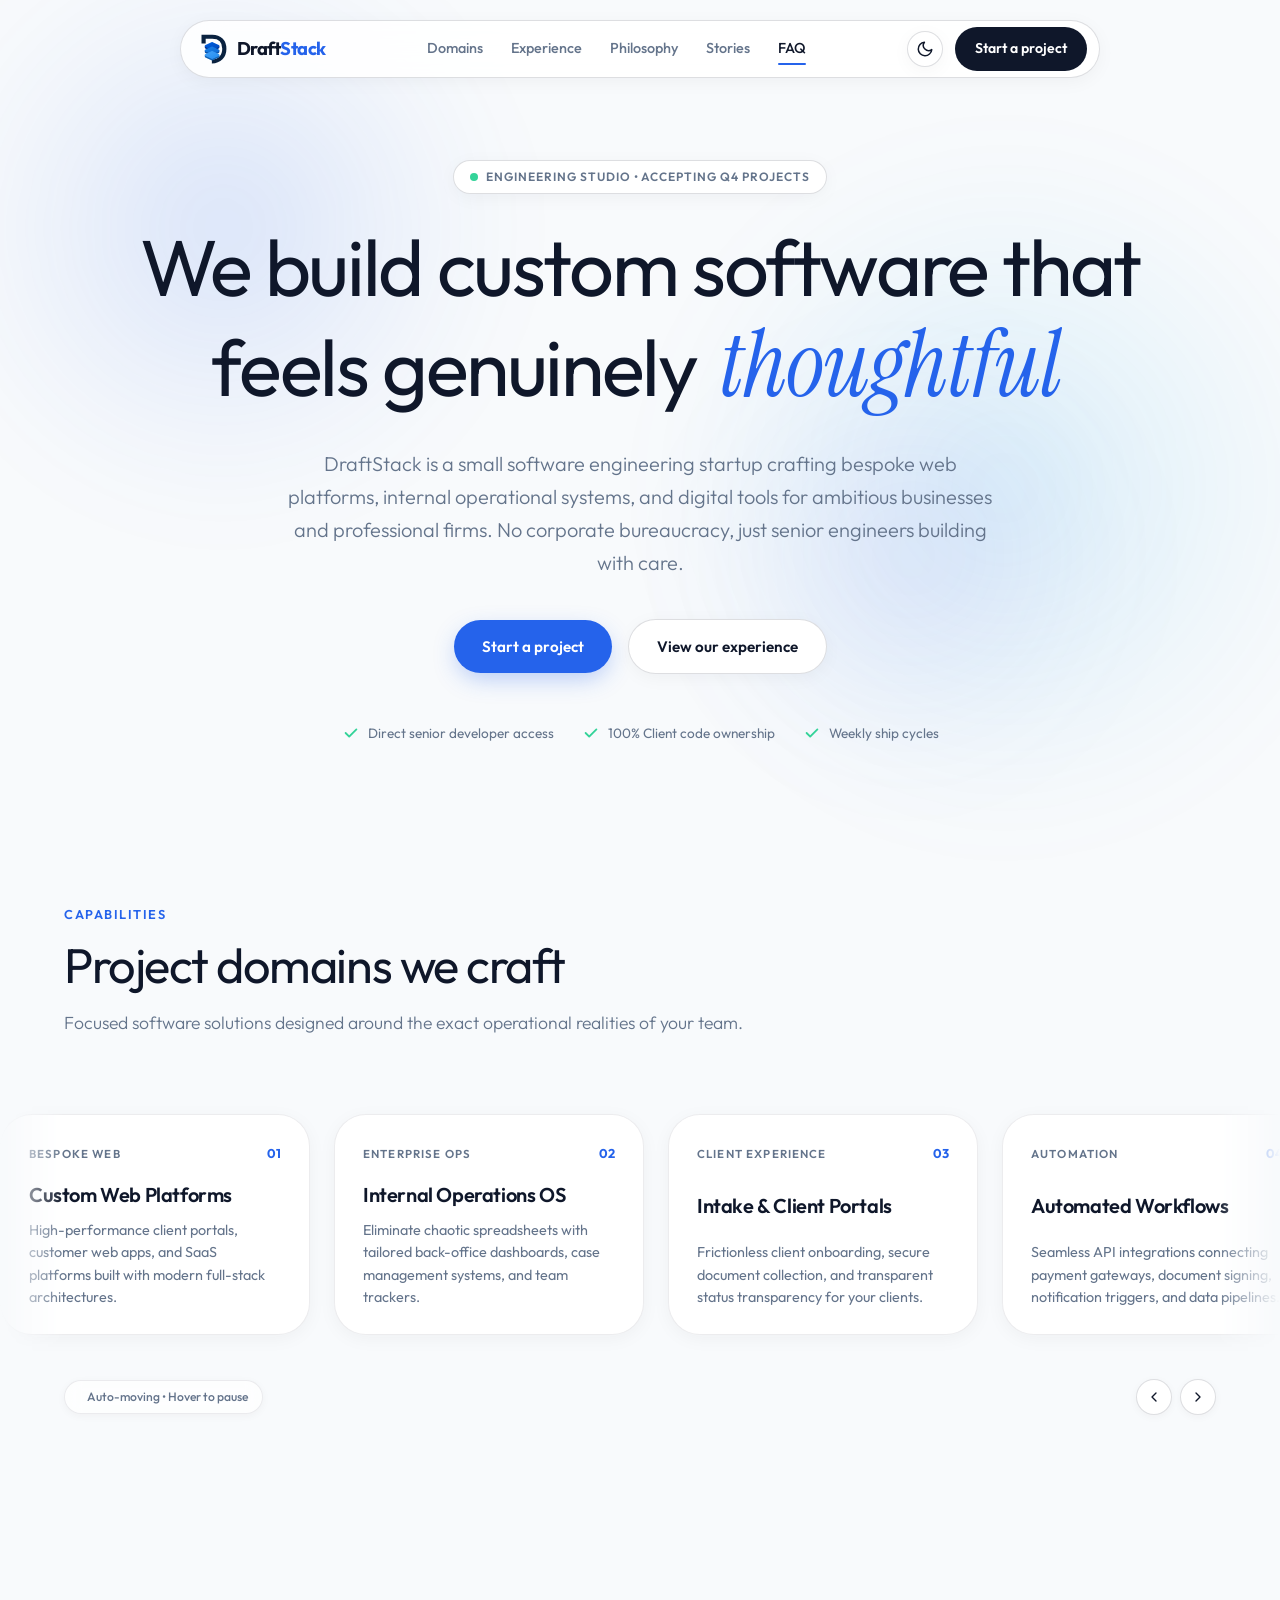
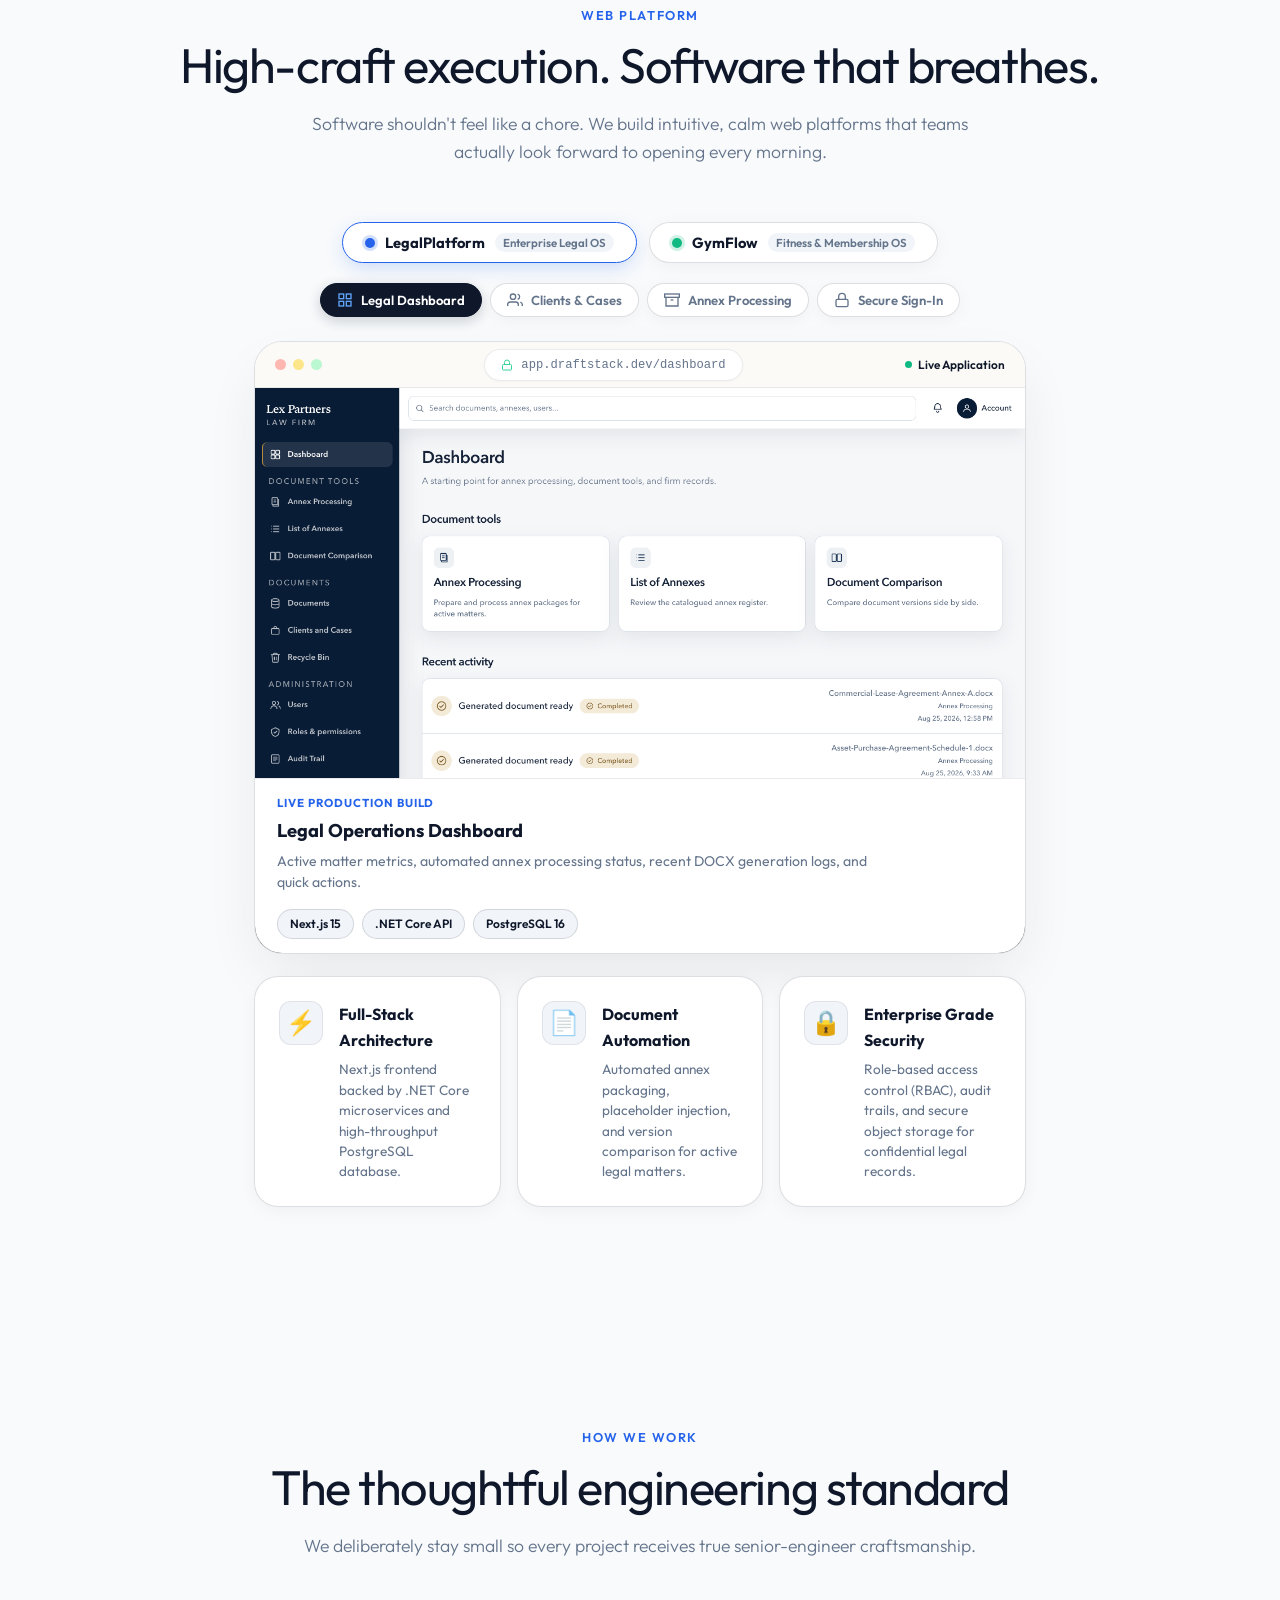
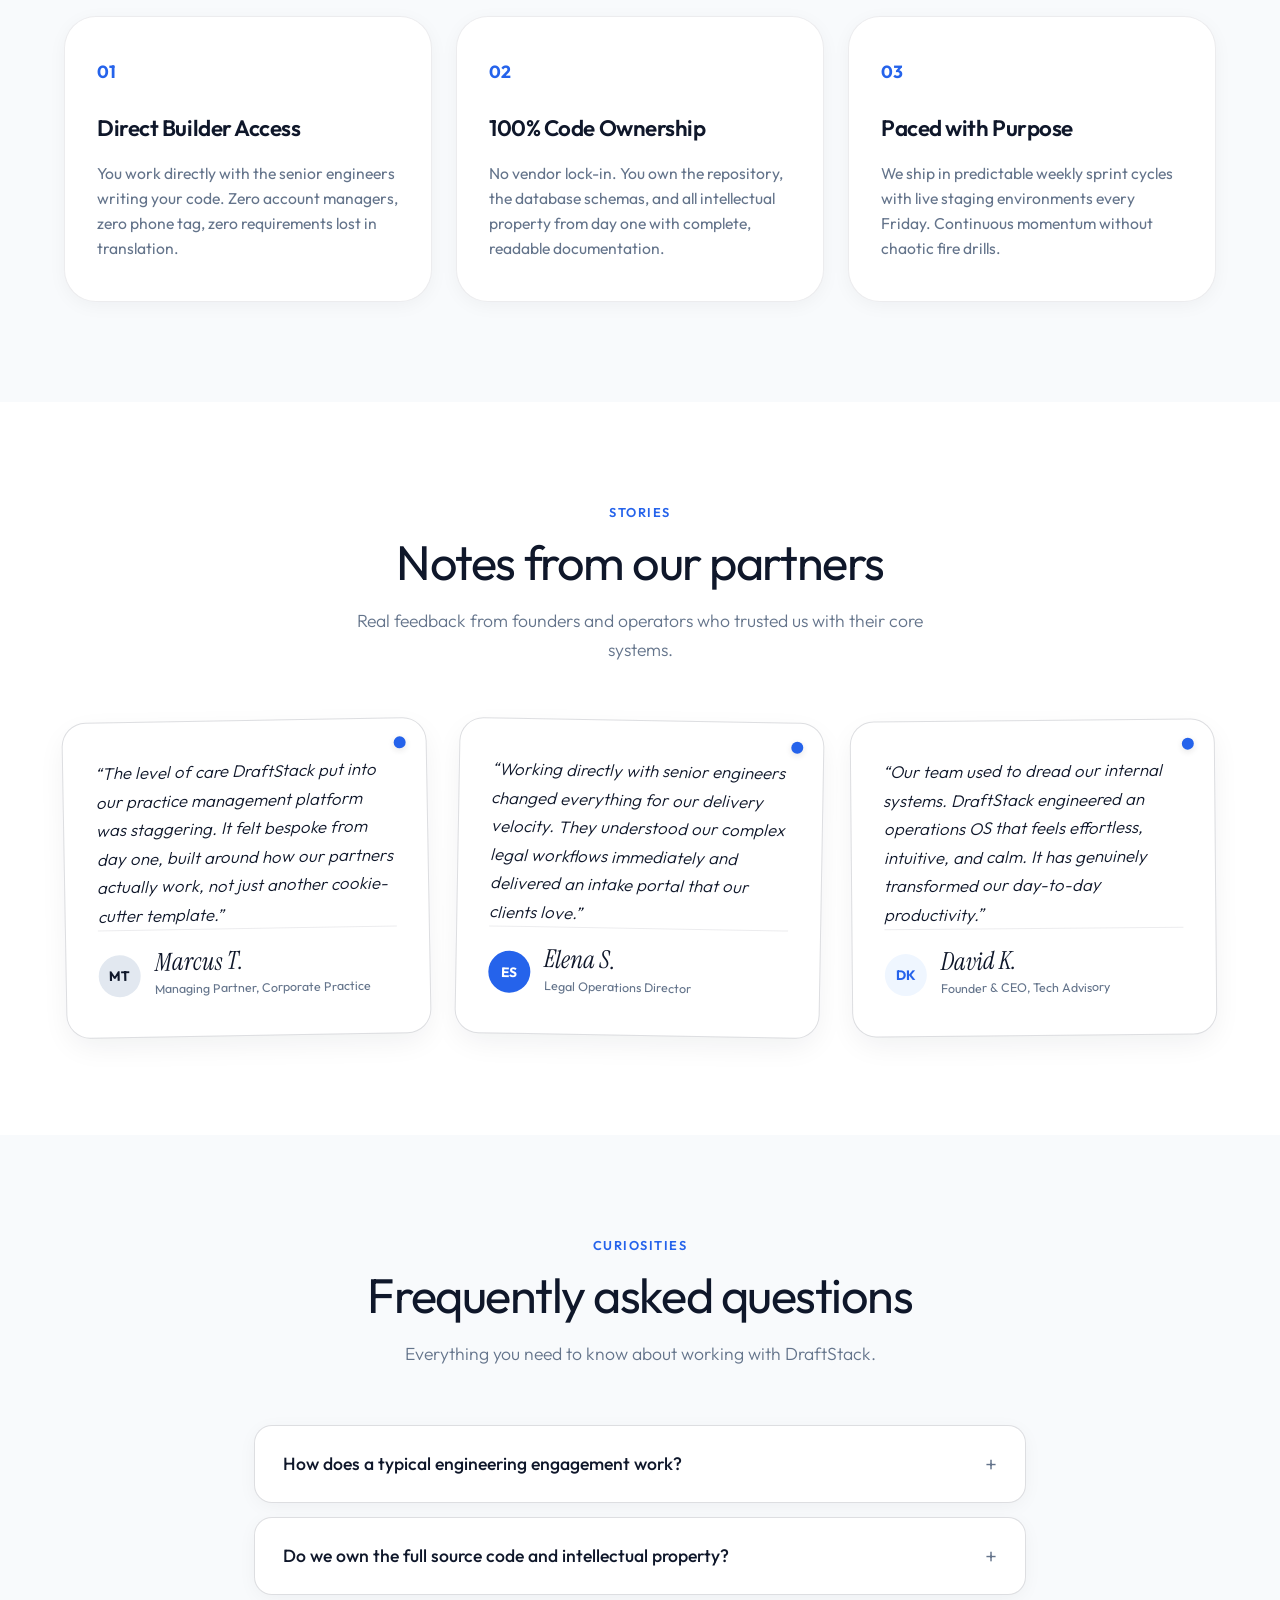
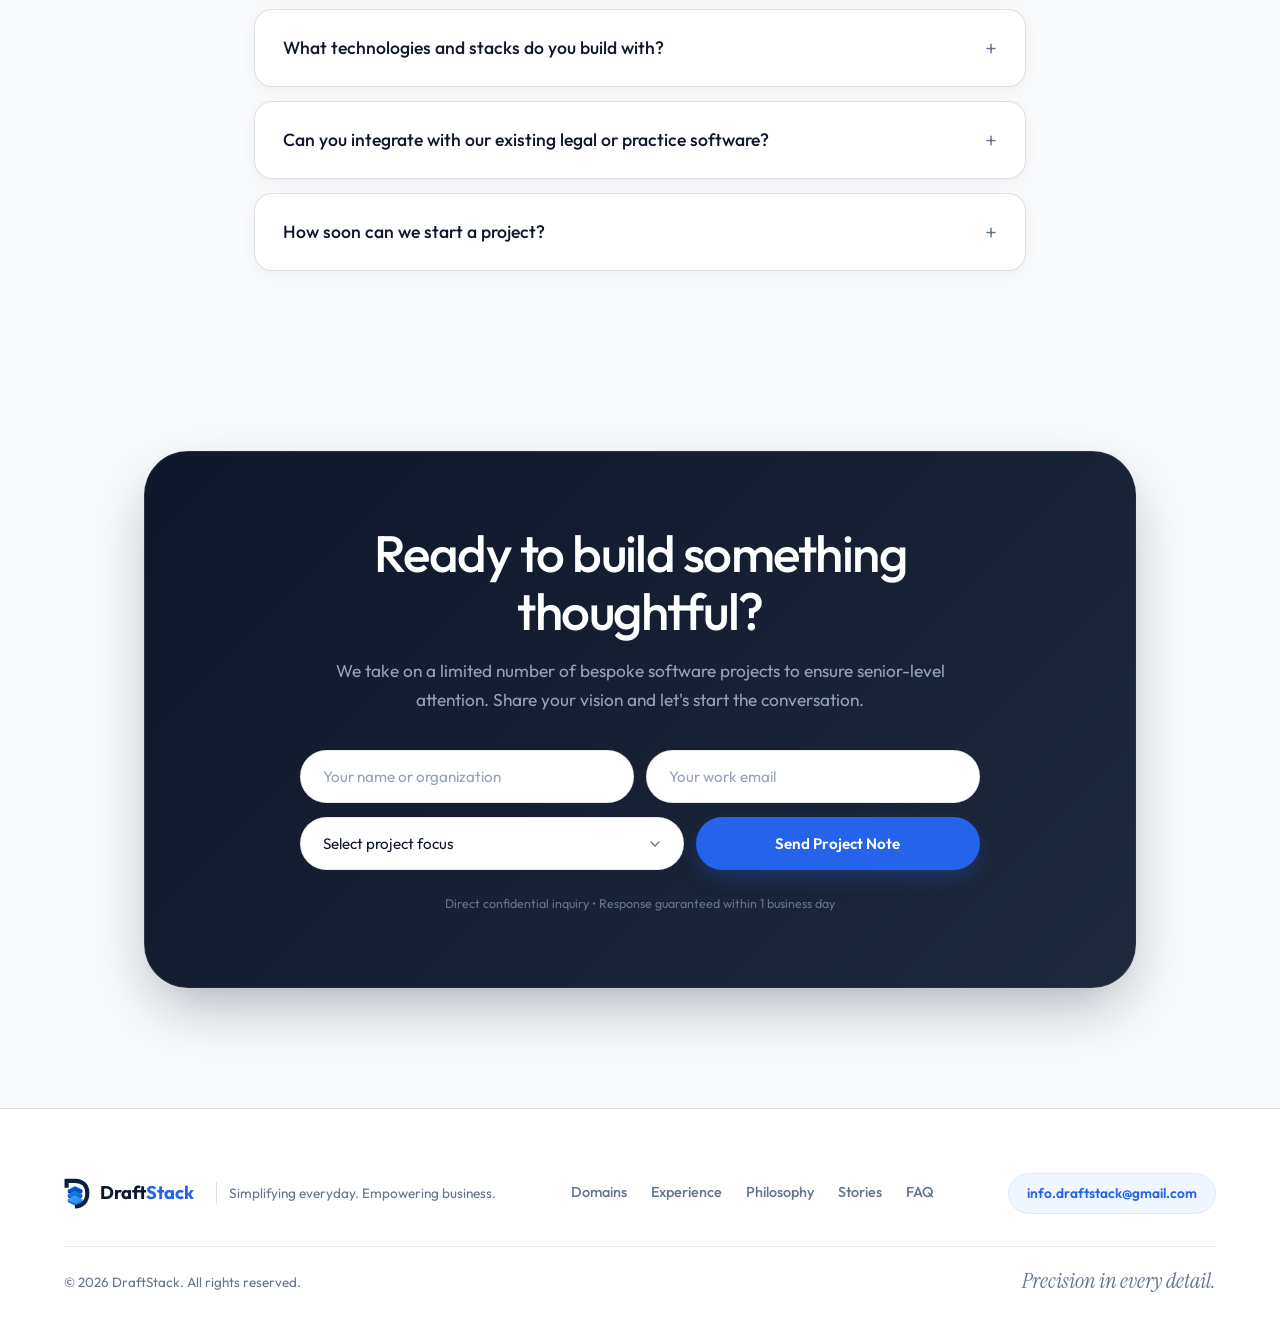
<file: index.html>
<!DOCTYPE html>
<html lang="en" class="scroll-smooth">
<head>
  <meta charset="UTF-8">
  <meta name="viewport" content="width=device-width, initial-scale=1.0">
  <title>DraftStack — Thoughtful Software Engineering Studio</title>
  <meta name="description" content="DraftStack is a modern software engineering startup crafting bespoke web applications, internal operational systems, and digital tools.">
  <!-- Fonts: Outfit (Clean Sans-Serif) & Instrument Serif (Editorial Italic Accent) -->
  <link rel="preconnect" href="https://fonts.googleapis.com">
  <link rel="preconnect" href="https://fonts.gstatic.com" crossorigin>
  <link href="https://fonts.googleapis.com/css2?family=Instrument+Serif:ital@0;1&family=Outfit:wght@300;400;500;600;700;800&display=swap" rel="stylesheet">
  <link rel="icon" type="image/svg+xml" href="images/draftstack-mark.svg">
  <link rel="stylesheet" href="style.css?v=carbon-1">
  <script>
    (function() {
      try {
        const savedTheme = localStorage.getItem('draftstack_theme');
        const theme = savedTheme === 'dark' ? 'dark' : 'light';
        document.documentElement.setAttribute('data-theme', theme);
      } catch (e) {}
    })();
  </script>
</head>
<body>
  <!-- Ambient Fluid Floating Blobs -->
  <div class="ambient-blobs" aria-hidden="true">
    <div class="blob blob-blue"></div>
    <div class="blob blob-cyan"></div>
    <div class="blob blob-indigo"></div>
  </div>

  <!-- Floating Pill Header -->
  <header class="site-header">
    <div class="nav-container">
      <a href="#top" class="logo" aria-label="DraftStack Home">
        <img src="images/draftstack-mark.svg" alt="DraftStack" class="logo-mark-img" width="26" height="31">
        <span class="logo-text">Draft<span class="logo-accent">Stack</span></span>
      </a>

      <nav id="site-nav" class="nav-menu" aria-label="Main Navigation">
        <a href="#domains">Domains</a>
        <a href="#experience">Experience</a>
        <a href="#philosophy">Philosophy</a>
        <a href="#stories">Stories</a>
        <a href="#faq">FAQ</a>
      </nav>

      <div class="nav-actions">
        <button class="theme-toggle-btn" id="themeToggleBtn" type="button" aria-label="Toggle dark mode" title="Toggle dark mode">
          <svg class="sun-icon" width="18" height="18" viewBox="0 0 24 24" fill="none" stroke="currentColor" stroke-width="2" stroke-linecap="round" stroke-linejoin="round">
            <circle cx="12" cy="12" r="5"></circle>
            <line x1="12" y1="1" x2="12" y2="3"></line>
            <line x1="12" y1="21" x2="12" y2="23"></line>
            <line x1="4.22" y1="4.22" x2="5.64" y2="5.64"></line>
            <line x1="18.36" y1="18.36" x2="19.78" y2="19.78"></line>
            <line x1="1" y1="12" x2="3" y2="12"></line>
            <line x1="21" y1="12" x2="23" y2="12"></line>
            <line x1="4.22" y1="19.78" x2="5.64" y2="18.36"></line>
            <line x1="18.36" y1="5.64" x2="19.78" y2="4.22"></line>
          </svg>
          <svg class="moon-icon" width="18" height="18" viewBox="0 0 24 24" fill="none" stroke="currentColor" stroke-width="2" stroke-linecap="round" stroke-linejoin="round">
            <path d="M21 12.79A9 9 0 1 1 11.21 3 7 7 0 0 0 21 12.79z"></path>
          </svg>
        </button>
        <a href="#inquire" class="btn btn-nav">Start a project</a>
        <button class="nav-toggle" type="button" aria-expanded="false" aria-controls="site-nav" aria-label="Toggle navigation menu">
          <span></span><span></span><span></span>
        </button>
      </div>
    </div>
  </header>

  <main>
    <!-- Hero Section -->
    <section id="top" class="hero-section">
      <div class="container hero-inner">
        <div class="eyebrow-pill">
          <span class="pulse-indicator"></span>
          <span>Engineering Studio &bull; Accepting Q4 Projects</span>
        </div>

        <h1 class="hero-title">
          We build custom software that feels genuinely 
          <span class="hero-highlight">thoughtful</span>
        </h1>

        <p class="hero-subtitle">
          DraftStack is a small software engineering startup crafting bespoke web platforms, internal operational systems, and digital tools for ambitious businesses and professional firms. No corporate bureaucracy, just senior engineers building with care.
        </p>

        <div class="hero-cta-group">
          <a href="#inquire" class="btn btn-primary">Start a project</a>
          <a href="#experience" class="btn btn-ghost">View our experience</a>
        </div>
        <div class="hero-badges reveal">
          <div class="badge-item">
            <svg viewBox="0 0 20 20" fill="currentColor" class="badge-icon"><path fill-rule="evenodd" d="M16.707 5.293a1 1 0 010 1.414l-8 8a1 1 0 01-1.414 0l-4-4a1 1 0 011.414-1.414L8 12.586l7.293-7.293a1 1 0 011.414 0z" clip-rule="evenodd"/></svg>
            <span>Direct senior developer access</span>
          </div>
          <div class="badge-item">
            <svg viewBox="0 0 20 20" fill="currentColor" class="badge-icon"><path fill-rule="evenodd" d="M16.707 5.293a1 1 0 010 1.414l-8 8a1 1 0 01-1.414 0l-4-4a1 1 0 011.414-1.414L8 12.586l7.293-7.293a1 1 0 011.414 0z" clip-rule="evenodd"/></svg>
            <span>100% Client code ownership</span>
          </div>
          <div class="badge-item">
            <svg viewBox="0 0 20 20" fill="currentColor" class="badge-icon"><path fill-rule="evenodd" d="M16.707 5.293a1 1 0 010 1.414l-8 8a1 1 0 01-1.414 0l-4-4a1 1 0 011.414-1.414L8 12.586l7.293-7.293a1 1 0 011.414 0z" clip-rule="evenodd"/></svg>
            <span>Weekly ship cycles</span>
          </div>
        </div>
      </div>
    </section>

    <!-- Horizontal Scenario Scroll -->
    <section id="domains" class="domains-section">
      <div class="container section-header">
        <span class="section-kicker">Capabilities</span>
        <h2 class="section-title">Project domains we craft</h2>
        <p class="section-desc">Focused software solutions designed around the exact operational realities of your team.</p>
      </div>

      <div class="horizontal-scroll-wrap" id="marqueeWrap">
        <div class="horizontal-track" id="scenarioTrack">
          <!-- Set 1 (Original) -->
          <div class="scenario-card">
            <div class="scenario-meta">
              <span class="scenario-tag">Bespoke Web</span>
              <span class="scenario-time">01</span>
            </div>
            <h3 class="scenario-title">Custom Web Platforms</h3>
            <p class="scenario-desc">High-performance client portals, customer web apps, and SaaS platforms built with modern full-stack architectures.</p>
          </div>

          <div class="scenario-card">
            <div class="scenario-meta">
              <span class="scenario-tag">Enterprise Ops</span>
              <span class="scenario-time">02</span>
            </div>
            <h3 class="scenario-title">Internal Operations OS</h3>
            <p class="scenario-desc">Eliminate chaotic spreadsheets with tailored back-office dashboards, case management systems, and team trackers.</p>
          </div>

          <div class="scenario-card">
            <div class="scenario-meta">
              <span class="scenario-tag">Client Experience</span>
              <span class="scenario-time">03</span>
            </div>
            <h3 class="scenario-title">Intake & Client Portals</h3>
            <p class="scenario-desc">Frictionless client onboarding, secure document collection, and transparent status transparency for your clients.</p>
          </div>

          <div class="scenario-card">
            <div class="scenario-meta">
              <span class="scenario-tag">Automation</span>
              <span class="scenario-time">04</span>
            </div>
            <h3 class="scenario-title">Automated Workflows</h3>
            <p class="scenario-desc">Seamless API integrations connecting payment gateways, document signing, notification triggers, and data pipelines.</p>
          </div>

          <div class="scenario-card">
            <div class="scenario-meta">
              <span class="scenario-tag">Professional Firms</span>
              <span class="scenario-time">05</span>
            </div>
            <h3 class="scenario-title">Practice Management</h3>
            <p class="scenario-desc">Specialized tools for legal and professional services — matter tracking, time & billing, and audit-ready workflows.</p>
          </div>

          <!-- Set 2 (Seamless Infinite Clone) -->
          <div class="scenario-card" aria-hidden="true">
            <div class="scenario-meta">
              <span class="scenario-tag">Bespoke Web</span>
              <span class="scenario-time">01</span>
            </div>
            <h3 class="scenario-title">Custom Web Platforms</h3>
            <p class="scenario-desc">High-performance client portals, customer web apps, and SaaS platforms built with modern full-stack architectures.</p>
          </div>

          <div class="scenario-card" aria-hidden="true">
            <div class="scenario-meta">
              <span class="scenario-tag">Enterprise Ops</span>
              <span class="scenario-time">02</span>
            </div>
            <h3 class="scenario-title">Internal Operations OS</h3>
            <p class="scenario-desc">Eliminate chaotic spreadsheets with tailored back-office dashboards, case management systems, and team trackers.</p>
          </div>

          <div class="scenario-card" aria-hidden="true">
            <div class="scenario-meta">
              <span class="scenario-tag">Client Experience</span>
              <span class="scenario-time">03</span>
            </div>
            <h3 class="scenario-title">Intake & Client Portals</h3>
            <p class="scenario-desc">Frictionless client onboarding, secure document collection, and transparent status transparency for your clients.</p>
          </div>

          <div class="scenario-card" aria-hidden="true">
            <div class="scenario-meta">
              <span class="scenario-tag">Automation</span>
              <span class="scenario-time">04</span>
            </div>
            <h3 class="scenario-title">Automated Workflows</h3>
            <p class="scenario-desc">Seamless API integrations connecting payment gateways, document signing, notification triggers, and data pipelines.</p>
          </div>

          <div class="scenario-card" aria-hidden="true">
            <div class="scenario-meta">
              <span class="scenario-tag">Professional Firms</span>
              <span class="scenario-time">05</span>
            </div>
            <h3 class="scenario-title">Practice Management</h3>
            <p class="scenario-desc">Specialized tools for legal and professional services — matter tracking, time & billing, and audit-ready workflows.</p>
          </div>
        </div>
      </div>

      <!-- Interactive Motion Controls & Hint -->
      <div class="scroll-controls container">
        <div class="scroll-status-pill">
          <span class="pulse-dot"></span>
          <span>Auto-moving &bull; Hover to pause</span>
        </div>
        <div class="scroll-nav-buttons">
          <button type="button" class="carousel-nav-btn" id="carouselPrev" aria-label="Slide left">
            <svg viewBox="0 0 24 24" fill="none" stroke="currentColor" stroke-width="2" stroke-linecap="round" stroke-linejoin="round" width="16" height="16"><polyline points="15 18 9 12 15 6"></polyline></svg>
          </button>
          <button type="button" class="carousel-nav-btn" id="carouselNext" aria-label="Slide right">
            <svg viewBox="0 0 24 24" fill="none" stroke="currentColor" stroke-width="2" stroke-linecap="round" stroke-linejoin="round" width="16" height="16"><polyline points="9 18 15 12 9 6"></polyline></svg>
          </button>
        </div>
      </div>
    </section>

    <!-- App Experience Preview (Modern Desktop Web Application Showcase) -->
    <section id="experience" class="experience-section">
      <div class="container text-center section-header">
        <span class="section-kicker">Web Platform</span>
        <h2 class="section-title">High-craft execution. Software that breathes.</h2>
        <p class="section-desc max-w-2xl mx-auto">
          Software shouldn't feel like a chore. We build intuitive, calm web platforms that teams actually look forward to opening every morning.
        </p>
      </div>

      <div class="container web-app-container">
        <!-- Flagship Project Switcher -->
        <div class="project-flagship-selector">
          <button type="button" class="project-pill-btn active" data-project="legal">
            <span class="project-dot blue"></span>
            <span class="project-title">LegalPlatform</span>
            <span class="project-tag">Enterprise Legal OS</span>
          </button>

          <button type="button" class="project-pill-btn" data-project="gymflow">
            <span class="project-dot green"></span>
            <span class="project-title">GymFlow</span>
            <span class="project-tag">Fitness &amp; Membership OS</span>
          </button>
        </div>

        <!-- Project 1: LegalPlatform View Tabs -->
        <div class="screenshot-tab-bar project-tabs" id="tabs-legal">
          <button type="button" class="screenshot-tab-btn active" data-shot="dashboard" data-url="app.draftstack.dev/dashboard">
            <svg viewBox="0 0 24 24" fill="none" stroke="currentColor" stroke-width="2" width="16" height="16"><rect x="3" y="3" width="7" height="7"></rect><rect x="14" y="3" width="7" height="7"></rect><rect x="14" y="14" width="7" height="7"></rect><rect x="3" y="14" width="7" height="7"></rect></svg>
            <span>Legal Dashboard</span>
          </button>

          <button type="button" class="screenshot-tab-btn" data-shot="clients" data-url="app.draftstack.dev/clients-and-cases">
            <svg viewBox="0 0 24 24" fill="none" stroke="currentColor" stroke-width="2" width="16" height="16"><path d="M17 21v-2a4 4 0 0 0-4-4H5a4 4 0 0 0-4 4v2"></path><circle cx="9" cy="7" r="4"></circle><path d="M23 21v-2a4 4 0 0 0-3-3.87"></path><path d="M16 3.13a4 4 0 0 1 0 7.75"></path></svg>
            <span>Clients &amp; Cases</span>
          </button>

          <button type="button" class="screenshot-tab-btn" data-shot="annex" data-url="app.draftstack.dev/annex-processing">
            <svg viewBox="0 0 24 24" fill="none" stroke="currentColor" stroke-width="2" width="16" height="16"><polyline points="21 8 21 21 3 21 3 8"></polyline><rect x="1" y="3" width="22" height="5"></rect><line x1="10" y1="12" x2="14" y2="12"></line></svg>
            <span>Annex Processing</span>
          </button>

          <button type="button" class="screenshot-tab-btn" data-shot="login" data-url="app.draftstack.dev/login">
            <svg viewBox="0 0 24 24" fill="none" stroke="currentColor" stroke-width="2" width="16" height="16"><rect x="3" y="11" width="18" height="11" rx="2" ry="2"></rect><path d="M7 11V7a5 5 0 0 1 10 0v4"></path></svg>
            <span>Secure Sign-In</span>
          </button>
        </div>

        <!-- Project 2: GymFlow View Tabs -->
        <div class="screenshot-tab-bar project-tabs" id="tabs-gymflow" style="display:none;">
          <button type="button" class="screenshot-tab-btn active" data-shot="gym-dash" data-url="app.gymflow.ph/dashboard">
            <svg viewBox="0 0 24 24" fill="none" stroke="currentColor" stroke-width="2" width="16" height="16"><rect x="3" y="3" width="7" height="7"></rect><rect x="14" y="3" width="7" height="7"></rect><rect x="14" y="14" width="7" height="7"></rect><rect x="3" y="14" width="7" height="7"></rect></svg>
            <span>Gym Dashboard</span>
          </button>

          <button type="button" class="screenshot-tab-btn" data-shot="gym-members" data-url="app.gymflow.ph/members">
            <svg viewBox="0 0 24 24" fill="none" stroke="currentColor" stroke-width="2" width="16" height="16"><path d="M17 21v-2a4 4 0 0 0-4-4H5a4 4 0 0 0-4 4v2"></path><circle cx="9" cy="7" r="4"></circle><path d="M23 21v-2a4 4 0 0 0-3-3.87"></path><path d="M16 3.13a4 4 0 0 1 0 7.75"></path></svg>
            <span>Member Directory</span>
          </button>

          <button type="button" class="screenshot-tab-btn" data-shot="gym-detail" data-url="app.gymflow.ph/members/1">
            <svg viewBox="0 0 24 24" fill="none" stroke="currentColor" stroke-width="2" width="16" height="16"><rect x="3" y="4" width="18" height="18" rx="2" ry="2"></rect><line x1="16" y1="2" x2="16" y2="6"></line><line x1="8" y1="2" x2="8" y2="6"></line><line x1="3" y1="10" x2="21" y2="10"></line></svg>
            <span>Member Details &amp; QR</span>
          </button>

          <button type="button" class="screenshot-tab-btn" data-shot="gym-checkins" data-url="app.gymflow.ph/checkin">
            <svg viewBox="0 0 24 24" fill="none" stroke="currentColor" stroke-width="2" width="16" height="16"><polyline points="20 6 9 17 4 12"></polyline></svg>
            <span>Live Check-Ins</span>
          </button>
        </div>

        <!-- Desktop Browser Window Frame -->
        <div class="web-app-window">
          <!-- Window Chrome Header -->
          <div class="browser-chrome">
            <div class="window-controls">
              <span class="control-dot close"></span>
              <span class="control-dot minimize"></span>
              <span class="control-dot expand"></span>
            </div>
            <div class="browser-address-bar">
              <svg viewBox="0 0 24 24" fill="none" stroke="currentColor" stroke-width="2" class="lock-icon" width="12" height="12"><rect x="3" y="11" width="18" height="11" rx="2" ry="2"></rect><path d="M7 11V7a5 5 0 0 1 10 0v4"></path></svg>
              <span class="url-text" id="browserUrl">app.draftstack.dev/dashboard</span>
            </div>
            <div class="window-status">
              <span class="status-dot"></span>
              <span>Live Application</span>
            </div>
          </div>

          <!-- Product Screenshot Display Area -->
          <div class="product-screenshot-viewport">
            <!-- Screenshot 1: Dashboard -->
            <div class="screenshot-panel active" id="shot-dashboard">
              <div class="screenshot-img-container">
                <img src="images/product-dashboard.png" alt="Legal Platform Dashboard Screenshot" class="product-screenshot-img" loading="lazy">
              </div>
              <div class="screenshot-caption">
                <div class="caption-content">
                  <span class="caption-tag">Live Production Build</span>
                  <h4 class="caption-title">Legal Operations Dashboard</h4>
                  <p class="caption-desc">Active matter metrics, automated annex processing status, recent DOCX generation logs, and quick actions.</p>
                </div>
                <div class="caption-tech-stack">
                  <span class="tech-pill">Next.js 15</span>
                  <span class="tech-pill">.NET Core API</span>
                  <span class="tech-pill">PostgreSQL 16</span>
                </div>
              </div>
            </div>

            <!-- Screenshot 2: Clients & Cases -->
            <div class="screenshot-panel" id="shot-clients">
              <div class="screenshot-img-container">
                <img src="images/product-clients-cases.png" alt="Clients and Cases Management Screenshot" class="product-screenshot-img" loading="lazy">
              </div>
              <div class="screenshot-caption">
                <div class="caption-content">
                  <span class="caption-tag">Matter Catalog</span>
                  <h4 class="caption-title">Clients and Cases Management</h4>
                  <p class="caption-desc">Centralized legal docket management, client matter histories, lead attorney assignments, and audit tracking.</p>
                </div>
                <div class="caption-tech-stack">
                  <span class="tech-pill">Multi-tenant Data</span>
                  <span class="tech-pill">RBAC Security</span>
                  <span class="tech-pill">Audit Trail</span>
                </div>
              </div>
            </div>

            <!-- Screenshot 3: Annex Processing -->
            <div class="screenshot-panel" id="shot-annex">
              <div class="screenshot-img-container">
                <img src="images/product-annex-processing.png" alt="Annex Processing Engine Screenshot" class="product-screenshot-img" loading="lazy">
              </div>
              <div class="screenshot-caption">
                <div class="caption-content">
                  <span class="caption-tag">Document Automation</span>
                  <h4 class="caption-title">Automated Annex Processing Engine</h4>
                  <p class="caption-desc">Sub-second legal annex assembly, document version comparison, placeholder replacement, and DOCX generation.</p>
                </div>
                <div class="caption-tech-stack">
                  <span class="tech-pill">MinIO S3 Storage</span>
                  <span class="tech-pill">Background Worker</span>
                  <span class="tech-pill">OpenXML Engine</span>
                </div>
              </div>
            </div>

            <!-- Screenshot 4: Login -->
            <div class="screenshot-panel" id="shot-login">
              <div class="screenshot-img-container">
                <img src="images/product-login.png" alt="Web Application Login Screenshot" class="product-screenshot-img" loading="lazy">
              </div>
              <div class="screenshot-caption">
                <div class="caption-content">
                  <span class="caption-tag">Security &amp; Auth</span>
                  <h4 class="caption-title">Law Firm Authentication Portal</h4>
                  <p class="caption-desc">Encrypted authentication portal with session token validation and granular role-based authorization.</p>
                </div>
                <div class="caption-tech-stack">
                  <span class="tech-pill">JWT Auth</span>
                  <span class="tech-pill">Encrypted at Rest</span>
                  <span class="tech-pill">Role Scopes</span>
                </div>
              </div>
            </div>

            <!-- GymFlow Screenshot 1: Dashboard -->
            <div class="screenshot-panel" id="shot-gym-dash">
              <div class="screenshot-img-container">
                <img src="images/gymflow-dashboard.png" alt="GymFlow Dashboard Screenshot" class="product-screenshot-img" loading="lazy">
              </div>
              <div class="screenshot-caption">
                <div class="caption-content">
                  <span class="caption-tag green">GymFlow PH &bull; Fitness OS</span>
                  <h4 class="caption-title">Membership Operations &amp; Revenue Telemetry</h4>
                  <p class="caption-desc">Monthly revenue tracking, active members delta, expiring-soon alerts, and 7-day attendance trends.</p>
                </div>
                <div class="caption-tech-stack">
                  <span class="tech-pill">React 18</span>
                  <span class="tech-pill">Spring Boot 3</span>
                  <span class="tech-pill">PostgreSQL 16</span>
                </div>
              </div>
            </div>

            <!-- GymFlow Screenshot 2: Members Directory -->
            <div class="screenshot-panel" id="shot-gym-members">
              <div class="screenshot-img-container">
                <img src="images/gymflow-members.png" alt="GymFlow Members Directory Screenshot" class="product-screenshot-img" loading="lazy">
              </div>
              <div class="screenshot-caption">
                <div class="caption-content">
                  <span class="caption-tag green">Member Registry</span>
                  <h4 class="caption-title">Comprehensive Member Directory</h4>
                  <p class="caption-desc">Complete member roster with active/expired statuses, plan assignments, contact information, and check-in recency.</p>
                </div>
                <div class="caption-tech-stack">
                  <span class="tech-pill">Search &amp; Filter</span>
                  <span class="tech-pill">Status Tracking</span>
                </div>
              </div>
            </div>

            <!-- GymFlow Screenshot 3: Member Details & QR -->
            <div class="screenshot-panel" id="shot-gym-detail">
              <div class="screenshot-img-container">
                <img src="images/gymflow-member-detail.png" alt="GymFlow Member Details and QR Screenshot" class="product-screenshot-img" loading="lazy">
              </div>
              <div class="screenshot-caption">
                <div class="caption-content">
                  <span class="caption-tag green">Member Profile</span>
                  <h4 class="caption-title">Member Details, Pass QR &amp; History</h4>
                  <p class="caption-desc">Individual member profile with dynamic QR code generation for scanner check-in, payment history, and plan change modals.</p>
                </div>
                <div class="caption-tech-stack">
                  <span class="tech-pill">Dynamic QR Pass</span>
                  <span class="tech-pill">GCash &amp; Maya Logs</span>
                </div>
              </div>
            </div>

            <!-- GymFlow Screenshot 4: Check-in History -->
            <div class="screenshot-panel" id="shot-gym-checkins">
              <div class="screenshot-img-container">
                <img src="images/gymflow-checkins.png" alt="GymFlow Live Check-in Stream Screenshot" class="product-screenshot-img" loading="lazy">
              </div>
              <div class="screenshot-caption">
                <div class="caption-content">
                  <span class="caption-tag green">Attendance Engine</span>
                  <h4 class="caption-title">Real-Time Check-In Stream &amp; Audit Log</h4>
                  <p class="caption-desc">Sub-second QR scanner attendance logs, member verification timestamps, and anomaly/flag resolution workflows.</p>
                </div>
                <div class="caption-tech-stack">
                  <span class="tech-pill">Sub-Second Scan</span>
                  <span class="tech-pill">Audit Trail</span>
                </div>
              </div>
            </div>
          </div>
        </div>

        <!-- Product Highlight Cards below window -->
        <div class="product-proof-grid" id="proof-legal">
          <div class="proof-card">
            <div class="proof-icon">⚡</div>
            <div class="proof-text">
              <h5>Full-Stack Architecture</h5>
              <p>Next.js frontend backed by .NET Core microservices and high-throughput PostgreSQL database.</p>
            </div>
          </div>
          <div class="proof-card">
            <div class="proof-icon">📄</div>
            <div class="proof-text">
              <h5>Document Automation</h5>
              <p>Automated annex packaging, placeholder injection, and version comparison for active legal matters.</p>
            </div>
          </div>
          <div class="proof-card">
            <div class="proof-icon">🔒</div>
            <div class="proof-text">
              <h5>Enterprise Grade Security</h5>
              <p>Role-based access control (RBAC), audit trails, and secure object storage for confidential legal records.</p>
            </div>
          </div>
        </div>

        <!-- GymFlow Proof Grid -->
        <div class="product-proof-grid" id="proof-gymflow" style="display:none;">
          <div class="proof-card">
            <div class="proof-icon">📱</div>
            <div class="proof-text">
              <h5>Dynamic QR Check-In Engine</h5>
              <p>Sub-second QR attendance validation with member pass verification and automated attendance auditing.</p>
            </div>
          </div>
          <div class="proof-card">
            <div class="proof-icon">💳</div>
            <div class="proof-text">
              <h5>Localized Payment Webhooks</h5>
              <p>Automated logging for GCash and Maya QR transactions with instant membership extension.</p>
            </div>
          </div>
          <div class="proof-card">
            <div class="proof-icon">🔔</div>
            <div class="proof-text">
              <h5>Smart Expiry Reminders</h5>
              <p>Automated SMS renewal alerts dispatched through local telco gateways for expiring gym memberships.</p>
            </div>
          </div>
        </div>
       </div>
    </section>

    <!-- Craft Philosophy Section -->
    <section id="philosophy" class="philosophy-section">
      <div class="container section-header text-center">
        <span class="section-kicker">How we work</span>
        <h2 class="section-title">The thoughtful engineering standard</h2>
        <p class="section-desc max-w-2xl mx-auto">We deliberately stay small so every project receives true senior-engineer craftsmanship.</p>
      </div>

      <div class="container philosophy-grid">
        <div class="philosophy-card">
          <div class="card-num">01</div>
          <h3 class="card-heading">Direct Builder Access</h3>
          <p class="card-copy">You work directly with the senior engineers writing your code. Zero account managers, zero phone tag, zero requirements lost in translation.</p>
        </div>

        <div class="philosophy-card">
          <div class="card-num">02</div>
          <h3 class="card-heading">100% Code Ownership</h3>
          <p class="card-copy">No vendor lock-in. You own the repository, the database schemas, and all intellectual property from day one with complete, readable documentation.</p>
        </div>

        <div class="philosophy-card">
          <div class="card-num">03</div>
          <h3 class="card-heading">Paced with Purpose</h3>
          <p class="card-copy">We ship in predictable weekly sprint cycles with live staging environments every Friday. Continuous momentum without chaotic fire drills.</p>
        </div>
      </div>
    </section>

    <!-- Client Stories (Diary Entry Testimonials) -->
    <section id="stories" class="stories-section">
      <div class="container section-header text-center">
        <span class="section-kicker">Stories</span>
        <h2 class="section-title">Notes from our partners</h2>
        <p class="section-desc max-w-xl mx-auto">Real feedback from founders and operators who trusted us with their core systems.</p>
      </div>

      <div class="container stories-grid">
        <!-- Story Card 1 -->
        <div class="story-card tilt-left">
          <div class="pin-accent"></div>
          <p class="story-quote">
            &ldquo;The level of care DraftStack put into our practice management platform was staggering. It felt bespoke from day one, built around how our partners actually work, not just another cookie-cutter template.&rdquo;
          </p>
          <div class="story-divider"></div>
          <div class="story-author">
            <div class="avatar-circle avatar-sage">MT</div>
            <div class="author-meta">
              <span class="author-name editorial-sig">Marcus T.</span>
              <span class="author-role">Managing Partner, Corporate Practice</span>
            </div>
          </div>
        </div>

        <!-- Story Card 2 -->
        <div class="story-card tilt-right">
          <div class="pin-accent"></div>
          <p class="story-quote">
            &ldquo;Working directly with senior engineers changed everything for our delivery velocity. They understood our complex legal workflows immediately and delivered an intake portal that our clients love.&rdquo;
          </p>
          <div class="story-divider"></div>
          <div class="story-author">
            <div class="avatar-circle avatar-coral">ES</div>
            <div class="author-meta">
              <span class="author-name editorial-sig">Elena S.</span>
              <span class="author-role">Legal Operations Director</span>
            </div>
          </div>
        </div>

        <!-- Story Card 3 -->
        <div class="story-card tilt-center">
          <div class="pin-accent"></div>
          <p class="story-quote">
            &ldquo;Our team used to dread our internal systems. DraftStack engineered an operations OS that feels effortless, intuitive, and calm. It has genuinely transformed our day-to-day productivity.&rdquo;
          </p>
          <div class="story-divider"></div>
          <div class="story-author">
            <div class="avatar-circle avatar-lavender">DK</div>
            <div class="author-meta">
              <span class="author-name editorial-sig">David K.</span>
              <span class="author-role">Founder & CEO, Tech Advisory</span>
            </div>
          </div>
        </div>
      </div>
    </section>

    <!-- FAQ Accordion -->
    <section id="faq" class="faq-section">
      <div class="container max-w-3xl">
        <div class="section-header text-center">
          <span class="section-kicker">Curiosities</span>
          <h2 class="section-title">Frequently asked questions</h2>
          <p class="section-desc">Everything you need to know about working with DraftStack.</p>
        </div>

        <div class="accordion-group">
          <!-- FAQ 1 -->
          <div class="accordion-item">
            <button class="accordion-trigger" aria-expanded="false">
              <span>How does a typical engineering engagement work?</span>
              <span class="accordion-icon">+</span>
            </button>
            <div class="accordion-content">
              <div class="accordion-inner">
                We start with a thorough architecture mapping phase to understand your specific operational bottlenecks. From there, we work in focused 2-to-4 week sprints, providing staging environments every Friday so you can test features as they are built.
              </div>
            </div>
          </div>

          <!-- FAQ 2 -->
          <div class="accordion-item">
            <button class="accordion-trigger" aria-expanded="false">
              <span>Do we own the full source code and intellectual property?</span>
              <span class="accordion-icon">+</span>
            </button>
            <div class="accordion-content">
              <div class="accordion-inner">
                Yes, 100%. We transfer full intellectual property rights to you upon delivery. You get clean, modern, well-documented source code in your own private repository with zero proprietary vendor lock-in.
              </div>
            </div>
          </div>

          <!-- FAQ 3 -->
          <div class="accordion-item">
            <button class="accordion-trigger" aria-expanded="false">
              <span>What technologies and stacks do you build with?</span>
              <span class="accordion-icon">+</span>
            </button>
            <div class="accordion-content">
              <div class="accordion-inner">
                We specialize in modern, battle-tested full-stack web architectures: TypeScript, React/Next.js, Node.js, PostgreSQL, Tailwind CSS, and secure cloud infrastructure. We select stacks for reliability, maintainability, and long-term performance.
              </div>
            </div>
          </div>

          <!-- FAQ 4 -->
          <div class="accordion-item">
            <button class="accordion-trigger" aria-expanded="false">
              <span>Can you integrate with our existing legal or practice software?</span>
              <span class="accordion-icon">+</span>
            </button>
            <div class="accordion-content">
              <div class="accordion-inner">
                Absolutely. We frequently build custom connectors for billing systems, local payment providers (GCash, Maya, Stripe), document signing platforms, and legacy databases to automate workflows seamlessly.
              </div>
            </div>
          </div>

          <!-- FAQ 5 -->
          <div class="accordion-item">
            <button class="accordion-trigger" aria-expanded="false">
              <span>How soon can we start a project?</span>
              <span class="accordion-icon">+</span>
            </button>
            <div class="accordion-content">
              <div class="accordion-inner">
                Because we intentionally keep our team senior and focused, we accept a limited number of client engagements each quarter. Drop us a note below and we typically respond within 24 hours with our current availability.
              </div>
            </div>
          </div>
        </div>
      </div>
    </section>

    <!-- Waitlist / Project Inquiry Section -->
    <section id="inquire" class="inquire-section">
      <div class="container max-w-5xl">
        <div class="inquire-box">
          <div class="inquire-content">
            <h2 class="inquire-heading">Ready to build something thoughtful?</h2>
            <p class="inquire-sub">
              We take on a limited number of bespoke software projects to ensure senior-level attention. Share your vision and let's start the conversation.
            </p>

            <form id="inquiryForm" class="inquiry-form" novalidate>
              <div class="form-fields">
                <input 
                  type="text" 
                  id="clientName" 
                  name="name" 
                  placeholder="Your name or organization" 
                  class="form-input" 
                  required
                >
                <input 
                  type="email" 
                  id="clientEmail" 
                  name="email" 
                  placeholder="Your work email" 
                  class="form-input" 
                  required
                >
              </div>
              <div class="form-row">
                <select id="projectScope" name="scope" class="form-select">
                  <option value="" disabled selected>Select project focus</option>
                  <option value="web-app">Custom Web Application / SaaS</option>
                  <option value="internal-ops">Internal Operations OS / Portal</option>
                  <option value="legal-practice">Law Firm / Professional Practice Tool</option>
                  <option value="automation">Workflow Automation & Integration</option>
                  <option value="other">Other Bespoke Software</option>
                </select>
                <button type="submit" id="submitInquiry" class="btn btn-dark">
                  <span>Send Project Note</span>
                </button>
              </div>
            </form>

            <div id="formSuccess" class="form-success-msg" style="display:none;" role="status">
              <svg viewBox="0 0 20 20" fill="currentColor" class="success-icon"><path fill-rule="evenodd" d="M10 18a8 8 0 100-16 8 8 0 000 16zm3.707-9.293a1 1 0 00-1.414-1.414L9 10.586 7.707 9.293a1 1 0 00-1.414 1.414l2 2a1 1 0 001.414 0l4-4z" clip-rule="evenodd"/></svg>
              <span>Thank you! Your note has been received. A senior engineer will respond within 24 hours.</span>
            </div>

            <p class="inquire-note">Direct confidential inquiry &bull; Response guaranteed within 1 business day</p>
          </div>
        </div>
      </div>
    </section>
  </main>

  <footer class="site-footer">
    <div class="container footer-inner">
      <div class="footer-main">
        <div class="footer-brand">
          <img src="images/draftstack-mark.svg" alt="DraftStack" class="footer-logo-img" width="26" height="31">
          <span class="brand-title">Draft<span class="logo-accent">Stack</span></span>
          <span class="footer-tagline">Simplifying everyday. Empowering business.</span>
        </div>

        <nav class="footer-links" aria-label="Footer Navigation">
          <a href="#domains">Domains</a>
          <a href="#experience">Experience</a>
          <a href="#philosophy">Philosophy</a>
          <a href="#stories">Stories</a>
          <a href="#faq">FAQ</a>
        </nav>

        <div class="footer-contact">
          <a href="mailto:info.draftstack@gmail.com" class="contact-email">info.draftstack@gmail.com</a>
        </div>
      </div>

      <div class="footer-bottom">
        <p class="copyright">&copy; 2026 DraftStack. All rights reserved.</p>
        <span class="sign-off">Precision in every detail.</span>
      </div>
    </div>
  </footer>

  <script src="script.js?v=softly-11" defer></script>
</body>
</html>
</file>
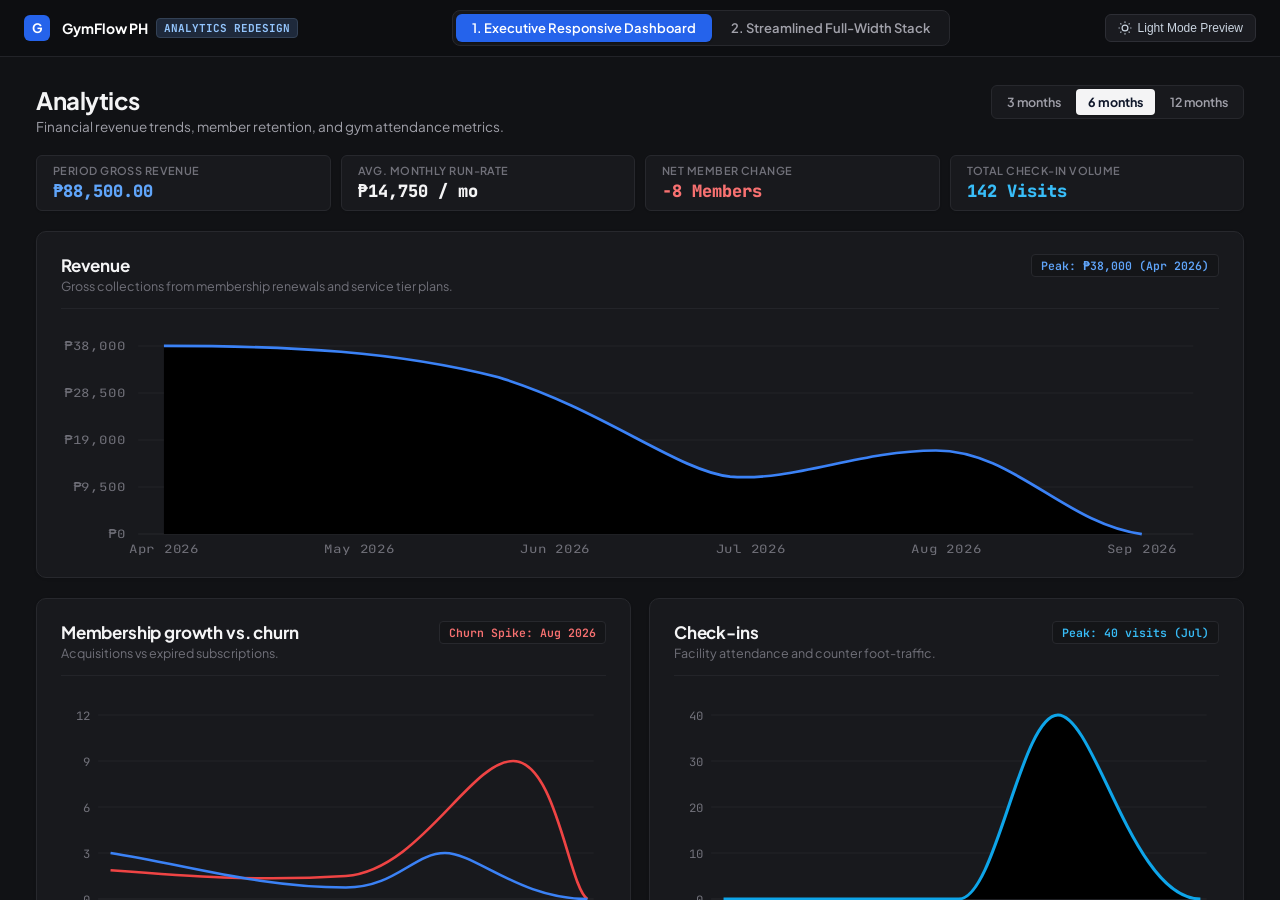
<file: analytics-page-mockups.html>
<!DOCTYPE html>
<html lang="en">
<head>
  <meta charset="UTF-8">
  <meta name="viewport" content="width=device-width, initial-scale=1.0">
  <title>GymFlow PH — Analytics Page UI Redesign Mockups</title>
  <link rel="preconnect" href="https://fonts.googleapis.com">
  <link rel="preconnect" href="https://fonts.gstatic.com" crossorigin>
  <link href="https://fonts.googleapis.com/css2?family=Plus+Jakarta+Sans:wght@400;500;600;700;800&family=JetBrains+Mono:wght@400;500;600;700&display=swap" rel="stylesheet">
  <style>
    *, *::before, *::after {
      box-sizing: border-box;
      margin: 0;
      padding: 0;
    }

    :root {
      --font-sans: 'Plus Jakarta Sans', -apple-system, BlinkMacSystemFont, 'Segoe UI', Roboto, sans-serif;
      --font-mono: 'JetBrains Mono', monospace;

      /* Solid Non-AI Dark Mode (Consistent across all pages) */
      --bg: #111215;
      --fg-primary: #f4f4f5;
      --fg-secondary: #a1a1aa;
      --fg-muted: #71717a;

      --card-bg: #18191d;
      --card-border: #27282d;
      --header-bg: #1f2025;
      --row-border: #232429;

      --input-bg: #131417;
      --input-border: #2d2e35;
      --input-focus: #3b82f6;

      --primary: #3b82f6;
      --primary-fg: #ffffff;

      --radius-card: 10px;
      --radius-control: 6px;
    }

    .light-mode {
      --bg: #f8fafc;
      --fg-primary: #0f172a;
      --fg-secondary: #475569;
      --fg-muted: #94a3b8;

      --card-bg: #ffffff;
      --card-border: #e2e8f0;
      --header-bg: #f1f5f9;
      --row-border: #f1f5f9;

      --input-bg: #ffffff;
      --input-border: #cbd5e1;
      --input-focus: #2563eb;

      --primary: #2563eb;
      --primary-fg: #ffffff;
    }

    body {
      font-family: var(--font-sans);
      background: var(--bg);
      color: var(--fg-primary);
      height: 100vh;
      display: flex;
      flex-direction: column;
      overflow: hidden;
      -webkit-font-smoothing: antialiased;
      transition: background 0.15s ease, color 0.15s ease;
    }

    /* Top Showcase Bar */
    header.top-bar {
      background: #0d0e11;
      border-bottom: 1px solid #222328;
      padding: 10px 24px;
      display: flex;
      align-items: center;
      justify-content: space-between;
      gap: 16px;
      flex-shrink: 0;
      z-index: 50;
    }

    .brand-meta {
      display: flex;
      align-items: center;
      gap: 12px;
    }

    .brand-logo {
      width: 26px;
      height: 26px;
      border-radius: 6px;
      background: #2563eb;
      color: #fff;
      display: flex;
      align-items: center;
      justify-content: center;
      font-weight: 700;
      font-size: 13px;
    }

    .brand-title {
      font-weight: 700;
      font-size: 14px;
      color: #fff;
      display: flex;
      align-items: center;
      gap: 8px;
    }

    .badge-spec {
      font-family: var(--font-mono);
      font-size: 11px;
      background: #1e293b;
      color: #93c5fd;
      border: 1px solid #334155;
      padding: 2px 7px;
      border-radius: 4px;
    }

    .concept-switch-tabs {
      display: flex;
      background: #16171b;
      border: 1px solid #27282d;
      border-radius: 8px;
      padding: 3px;
      gap: 3px;
    }

    .concept-tab-btn {
      background: transparent;
      border: none;
      color: #a1a1aa;
      font-family: var(--font-sans);
      font-size: 13px;
      font-weight: 600;
      padding: 6px 16px;
      border-radius: 6px;
      cursor: pointer;
      display: flex;
      align-items: center;
      gap: 8px;
      transition: all 0.15s ease;
    }

    .concept-tab-btn:hover {
      color: #fff;
      background: rgba(255, 255, 255, 0.05);
    }

    .concept-tab-btn.active {
      background: #2563eb;
      color: #fff;
      box-shadow: 0 1px 2px rgba(0, 0, 0, 0.3);
    }

    .tools-cluster {
      display: flex;
      align-items: center;
      gap: 10px;
    }

    .btn-tool {
      background: #1a1b20;
      border: 1px solid #2d2e35;
      color: #cbd5e1;
      padding: 6px 12px;
      border-radius: 6px;
      font-size: 12px;
      font-weight: 500;
      cursor: pointer;
      display: flex;
      align-items: center;
      gap: 6px;
      transition: all 0.15s ease;
    }

    .btn-tool:hover {
      background: #22242a;
      color: #fff;
    }

    /* Main Scrollable Canvas */
    .viewport {
      flex: 1;
      padding: 28px 36px;
      overflow-y: auto;
      max-width: 1440px;
      width: 100%;
      margin: 0 auto;
      display: flex;
      flex-direction: column;
      gap: 20px;
    }

    /* Page Header */
    .page-header-row {
      display: flex;
      align-items: flex-start;
      justify-content: space-between;
      gap: 20px;
      flex-wrap: wrap;
    }

    .title-group h1 {
      font-size: 24px;
      font-weight: 700;
      letter-spacing: -0.02em;
      color: var(--fg-primary);
    }

    .title-group p {
      font-size: 13.5px;
      color: var(--fg-secondary);
      margin-top: 3px;
    }

    /* Range Switcher Buttons */
    .range-selector-group {
      display: flex;
      align-items: center;
      background: var(--card-bg);
      border: 1px solid var(--card-border);
      border-radius: var(--radius-control);
      padding: 3px;
      gap: 3px;
    }

    .btn-range-pill {
      background: transparent;
      border: none;
      color: var(--fg-secondary);
      font-family: var(--font-sans);
      font-size: 12.5px;
      font-weight: 600;
      padding: 5px 12px;
      border-radius: 4px;
      cursor: pointer;
      transition: all 0.15s ease;
    }

    .btn-range-pill:hover {
      color: var(--fg-primary);
    }

    .btn-range-pill.active {
      background: #f4f4f5;
      color: #0f172a;
      font-weight: 700;
      box-shadow: 0 1px 2px rgba(0, 0, 0, 0.2);
    }

    .light-mode .btn-range-pill.active {
      background: #0f172a;
      color: #ffffff;
    }

    /* KPI Summary Metrics Ribbon */
    .kpi-ribbon {
      display: flex;
      align-items: center;
      gap: 10px;
      flex-wrap: wrap;
    }

    .kpi-chip {
      background: var(--card-bg);
      border: 1px solid var(--card-border);
      padding: 8px 16px;
      border-radius: 6px;
      display: flex;
      flex-direction: column;
      gap: 3px;
      flex: 1;
      min-width: 160px;
      box-shadow: 0 1px 2px rgba(0, 0, 0, 0.1);
    }

    .kpi-label {
      font-size: 11px;
      text-transform: uppercase;
      letter-spacing: 0.04em;
      color: var(--fg-muted);
      font-weight: 600;
    }

    .kpi-val {
      font-family: var(--font-mono);
      font-size: 17px;
      font-weight: 800;
      color: var(--fg-primary);
    }

    /* Chart Container Card (Solid, non-AI dark mode) */
    .chart-panel-card {
      background: var(--card-bg);
      border: 1px solid var(--card-border);
      border-radius: var(--radius-card);
      padding: 22px 24px;
      display: flex;
      flex-direction: column;
      gap: 16px;
      box-shadow: 0 1px 3px rgba(0, 0, 0, 0.1);
    }

    .chart-head-row {
      display: flex;
      align-items: flex-start;
      justify-content: space-between;
      gap: 16px;
      border-bottom: 1px solid var(--row-border);
      padding-bottom: 14px;
    }

    .chart-title-cluster h2 {
      font-size: 17px;
      font-weight: 700;
      letter-spacing: -0.01em;
      color: var(--fg-primary);
    }

    .chart-title-cluster p {
      font-size: 12.5px;
      color: var(--fg-muted);
      margin-top: 2px;
    }

    .chart-stat-badge {
      font-family: var(--font-mono);
      font-size: 11.5px;
      font-weight: 600;
      padding: 3px 9px;
      border-radius: 4px;
      background: #141518;
      border: 1px solid var(--card-border);
      color: var(--fg-secondary);
      white-space: nowrap;
    }

    .light-mode .chart-stat-badge {
      background: #f1f5f9;
      border-color: #cbd5e1;
      color: #334155;
    }

    /* Custom SVG Chart Area with Formatted Ticks */
    .svg-chart-wrapper {
      width: 100%;
      height: 230px;
      position: relative;
    }

    /* Layout Concept 1: 2-Column Grid */
    .concept-1-grid {
      display: grid;
      grid-template-columns: 1fr 1fr;
      gap: 18px;
    }

    @media (max-width: 900px) {
      .concept-1-grid {
        grid-template-columns: 1fr;
      }
    }

    /* Chart Legend */
    .chart-legend-row {
      display: flex;
      align-items: center;
      justify-content: center;
      gap: 20px;
      padding-top: 6px;
      font-size: 12px;
      color: var(--fg-secondary);
    }

    .legend-item {
      display: flex;
      align-items: center;
      gap: 6px;
      font-weight: 500;
    }

    .legend-dot {
      width: 10px;
      height: 10px;
      border-radius: 50%;
    }

    .concept-view {
      display: none;
      flex-direction: column;
      gap: 20px;
      animation: viewFade 0.15s ease-out;
    }

    .concept-view.active {
      display: flex;
    }

    @keyframes viewFade {
      from { opacity: 0; transform: translateY(2px); }
      to { opacity: 1; transform: translateY(0); }
    }

    .toast {
      position: fixed;
      bottom: 24px;
      right: 24px;
      background: #18191d;
      border: 1px solid #27282d;
      color: #fff;
      padding: 12px 18px;
      border-radius: 6px;
      font-size: 13px;
      font-weight: 600;
      opacity: 0;
      transform: translateY(20px);
      transition: all 0.2s ease;
      z-index: 100;
    }

    .toast.show {
      opacity: 1;
      transform: translateY(0);
    }
  </style>
</head>
<body>

  <!-- Top Showcase Navigation -->
  <header class="top-bar">
    <div class="brand-meta">
      <div class="brand-logo">G</div>
      <div>
        <span class="brand-title">
          GymFlow PH <span class="badge-spec">ANALYTICS REDESIGN</span>
        </span>
      </div>
    </div>

    <!-- Toggle between Concept 1 and Concept 2 -->
    <div class="concept-switch-tabs">
      <button class="concept-tab-btn active" onclick="switchConcept(1)" id="btn-c1">
        <span>1. Executive Responsive Dashboard</span>
      </button>
      <button class="concept-tab-btn" onclick="switchConcept(2)" id="btn-c2">
        <span>2. Streamlined Full-Width Stack</span>
      </button>
    </div>

    <!-- Theme Switcher -->
    <div class="tools-cluster">
      <button class="btn-tool" onclick="toggleTheme()" id="themeBtn">
        <svg width="14" height="14" viewBox="0 0 24 24" fill="none" stroke="currentColor" stroke-width="2"><circle cx="12" cy="12" r="5"/><path d="M12 1v2M12 21v2M4.22 4.22l1.42 1.42M18.36 18.36l1.42 1.42M1 12h2M21 12h2M4.22 19.78l1.42-1.42M18.36 5.64l1.42-1.42"/></svg>
        <span id="themeLabel">Light Mode Preview</span>
      </button>
    </div>
  </header>

  <!-- Viewport Canvas -->
  <main class="viewport">

    <!-- Common Page Header -->
    <div class="page-header-row">
      <div class="title-group">
        <h1>Analytics</h1>
        <p>Financial revenue trends, member retention, and gym attendance metrics.</p>
      </div>

      <!-- Time Range Selector (3 / 6 / 12 months) -->
      <div class="range-selector-group">
        <button class="btn-range-pill" onclick="selectRange(3, this)">3 months</button>
        <button class="btn-range-pill active" onclick="selectRange(6, this)">6 months</button>
        <button class="btn-range-pill" onclick="selectRange(12, this)">12 months</button>
      </div>
    </div>

    <!-- Top Executive KPI Summary Ribbon (Macro Answers at a Glance) -->
    <div class="kpi-ribbon">
      <div class="kpi-chip">
        <span class="kpi-label">Period Gross Revenue</span>
        <span class="kpi-val" style="color: #60a5fa;" id="kpi-rev">₱88,500.00</span>
      </div>
      <div class="kpi-chip">
        <span class="kpi-label">Avg. Monthly Run-Rate</span>
        <span class="kpi-val" id="kpi-avg">₱14,750 / mo</span>
      </div>
      <div class="kpi-chip">
        <span class="kpi-label">Net Member Change</span>
        <span class="kpi-val" style="color: #f87171;" id="kpi-net">-8 Members</span>
      </div>
      <div class="kpi-chip">
        <span class="kpi-label">Total Check-In Volume</span>
        <span class="kpi-val" style="color: #38bdf8;" id="kpi-visits">142 Visits</span>
      </div>
    </div>


    <!-- ============================================================
         CONCEPT 1: Executive 2-Column Responsive Dashboard
         Revenue (Full-Width Top) + Growth vs Churn (Left) & Check-ins (Right)
         ============================================================ -->
    <div class="concept-view active" id="concept-1">
      
      <!-- Chart 1: Revenue (Full-Width Hero Chart with Formatted ₱ Ticks) -->
      <div class="chart-panel-card">
        <div class="chart-head-row">
          <div class="chart-title-cluster">
            <h2>Revenue</h2>
            <p>Gross collections from membership renewals and service tier plans.</p>
          </div>
          <span class="chart-stat-badge" style="color: #60a5fa;">Peak: ₱38,000 (Apr 2026)</span>
        </div>

        <div class="svg-chart-wrapper">
          <svg width="100%" height="100%" viewBox="0 0 900 220" preserveAspectRatio="none">
            <!-- Defs for clean area gradient -->
            <defs>
              <linearGradient id="c1-rev-grad" x1="0" y1="0" x2="0" y2="1">
                <stop offset="0%" stopColor="#3b82f6" stopOpacity="0.25" />
                <stop offset="100%" stopColor="#3b82f6" stopOpacity="0.0" />
              </linearGradient>
            </defs>

            <!-- Horizontal Grid lines -->
            <line x1="60" y1="20" x2="880" y2="20" stroke="var(--row-border)" stroke-width="1" />
            <line x1="60" y1="65" x2="880" y2="65" stroke="var(--row-border)" stroke-width="1" />
            <line x1="60" y1="110" x2="880" y2="110" stroke="var(--row-border)" stroke-width="1" />
            <line x1="60" y1="155" x2="880" y2="155" stroke="var(--row-border)" stroke-width="1" />
            <line x1="60" y1="200" x2="880" y2="200" stroke="var(--card-border)" stroke-width="1" />

            <!-- Y-Axis Formatted Labels (Instead of raw unformatted 38000!) -->
            <text x="50" y="24" text-anchor="end" fill="var(--fg-muted)" font-size="11" font-family="var(--font-mono)">₱38,000</text>
            <text x="50" y="69" text-anchor="end" fill="var(--fg-muted)" font-size="11" font-family="var(--font-mono)">₱28,500</text>
            <text x="50" y="114" text-anchor="end" fill="var(--fg-muted)" font-size="11" font-family="var(--font-mono)">₱19,000</text>
            <text x="50" y="159" text-anchor="end" fill="var(--fg-muted)" font-size="11" font-family="var(--font-mono)">₱9,500</text>
            <text x="50" y="204" text-anchor="end" fill="var(--fg-muted)" font-size="11" font-family="var(--font-mono)">₱0</text>

            <!-- Revenue Area Fill -->
            <path d="M 80 20 C 180 20, 260 25, 340 50 C 420 80, 480 140, 520 145 C 570 150, 620 120, 680 120 C 740 120, 780 190, 840 200 L 840 200 L 80 200 Z" fill="url(#c1-rev-grad)" />

            <!-- Revenue Stroke Curve -->
            <path d="M 80 20 C 180 20, 260 25, 340 50 C 420 80, 480 140, 520 145 C 570 150, 620 120, 680 120 C 740 120, 780 190, 840 200" fill="none" stroke="#3b82f6" stroke-width="2.5" />

            <!-- X Axis Ticks -->
            <text x="80" y="218" text-anchor="middle" fill="var(--fg-muted)" font-size="11" font-family="var(--font-mono)">Apr 2026</text>
            <text x="232" y="218" text-anchor="middle" fill="var(--fg-muted)" font-size="11" font-family="var(--font-mono)">May 2026</text>
            <text x="384" y="218" text-anchor="middle" fill="var(--fg-muted)" font-size="11" font-family="var(--font-mono)">Jun 2026</text>
            <text x="536" y="218" text-anchor="middle" fill="var(--fg-muted)" font-size="11" font-family="var(--font-mono)">Jul 2026</text>
            <text x="688" y="218" text-anchor="middle" fill="var(--fg-muted)" font-size="11" font-family="var(--font-mono)">Aug 2026</text>
            <text x="840" y="218" text-anchor="middle" fill="var(--fg-muted)" font-size="11" font-family="var(--font-mono)">Sep 2026</text>
          </svg>
        </div>
      </div>

      <!-- Bottom 2-Column Grid: Membership Retention (Left) + Check-Ins (Right) -->
      <div class="concept-1-grid">
        <!-- Chart 2: Membership Growth vs. Churn -->
        <div class="chart-panel-card">
          <div class="chart-head-row">
            <div class="chart-title-cluster">
              <h2>Membership growth vs. churn</h2>
              <p>Acquisitions vs expired subscriptions.</p>
            </div>
            <span class="chart-stat-badge" style="color: #f87171;">Churn Spike: Aug 2026</span>
          </div>

          <div class="svg-chart-wrapper">
            <svg width="100%" height="100%" viewBox="0 0 440 200" preserveAspectRatio="none">
              <defs>
                <linearGradient id="churn-grad" x1="0" y1="0" x2="0" y2="1">
                  <stop offset="0%" stopColor="#ef4444" stopOpacity="0.2" />
                  <stop offset="100%" stopColor="#ef4444" stopOpacity="0.0" />
                </linearGradient>
                <linearGradient id="new-grad" x1="0" y1="0" x2="0" y2="1">
                  <stop offset="0%" stopColor="#3b82f6" stopOpacity="0.2" />
                  <stop offset="100%" stopColor="#3b82f6" stopOpacity="0.0" />
                </linearGradient>
              </defs>

              <line x1="30" y1="20" x2="430" y2="20" stroke="var(--row-border)" stroke-width="1" />
              <line x1="30" y1="60" x2="430" y2="60" stroke="var(--row-border)" stroke-width="1" />
              <line x1="30" y1="100" x2="430" y2="100" stroke="var(--row-border)" stroke-width="1" />
              <line x1="30" y1="140" x2="430" y2="140" stroke="var(--row-border)" stroke-width="1" />
              <line x1="30" y1="180" x2="430" y2="180" stroke="var(--card-border)" stroke-width="1" />

              <text x="24" y="24" text-anchor="end" fill="var(--fg-muted)" font-size="10" font-family="var(--font-mono)">12</text>
              <text x="24" y="64" text-anchor="end" fill="var(--fg-muted)" font-size="10" font-family="var(--font-mono)">9</text>
              <text x="24" y="104" text-anchor="end" fill="var(--fg-muted)" font-size="10" font-family="var(--font-mono)">6</text>
              <text x="24" y="144" text-anchor="end" fill="var(--fg-muted)" font-size="10" font-family="var(--font-mono)">3</text>
              <text x="24" y="184" text-anchor="end" fill="var(--fg-muted)" font-size="10" font-family="var(--font-mono)">0</text>

              <!-- Churned curve (Red) -->
              <path d="M 40 155 C 100 160, 160 165, 230 160 C 290 155, 330 60, 365 60 C 400 60, 410 170, 425 180" fill="none" stroke="#ef4444" stroke-width="2.2" />
              <!-- New members curve (Blue) -->
              <path d="M 40 140 C 100 150, 160 170, 230 170 C 270 170, 285 140, 310 140 C 335 140, 370 180, 425 180" fill="none" stroke="#3b82f6" stroke-width="2.2" />

              <!-- X Ticks -->
              <text x="40" y="196" text-anchor="middle" fill="var(--fg-muted)" font-size="9" font-family="var(--font-mono)">Apr</text>
              <text x="117" y="196" text-anchor="middle" fill="var(--fg-muted)" font-size="9" font-family="var(--font-mono)">May</text>
              <text x="194" y="196" text-anchor="middle" fill="var(--fg-muted)" font-size="9" font-family="var(--font-mono)">Jun</text>
              <text x="271" y="196" text-anchor="middle" fill="var(--fg-muted)" font-size="9" font-family="var(--font-mono)">Jul</text>
              <text x="348" y="196" text-anchor="middle" fill="var(--fg-muted)" font-size="9" font-family="var(--font-mono)">Aug</text>
              <text x="425" y="196" text-anchor="middle" fill="var(--fg-muted)" font-size="9" font-family="var(--font-mono)">Sep</text>
            </svg>
          </div>

          <div class="chart-legend-row">
            <div class="legend-item">
              <span class="legend-dot" style="background: #ef4444;"></span>
              <span>Churned members</span>
            </div>
            <div class="legend-item">
              <span class="legend-dot" style="background: #3b82f6;"></span>
              <span>New members</span>
            </div>
          </div>
        </div>

        <!-- Chart 3: Check-Ins Volume -->
        <div class="chart-panel-card">
          <div class="chart-head-row">
            <div class="chart-title-cluster">
              <h2>Check-ins</h2>
              <p>Facility attendance and counter foot-traffic.</p>
            </div>
            <span class="chart-stat-badge" style="color: #38bdf8;">Peak: 40 visits (Jul)</span>
          </div>

          <div class="svg-chart-wrapper">
            <svg width="100%" height="100%" viewBox="0 0 440 200" preserveAspectRatio="none">
              <defs>
                <linearGradient id="checkin-grad" x1="0" y1="0" x2="0" y2="1">
                  <stop offset="0%" stopColor="#0ea5e9" stopOpacity="0.25" />
                  <stop offset="100%" stopColor="#0ea5e9" stopOpacity="0.0" />
                </linearGradient>
              </defs>

              <line x1="30" y1="20" x2="430" y2="20" stroke="var(--row-border)" stroke-width="1" />
              <line x1="30" y1="60" x2="430" y2="60" stroke="var(--row-border)" stroke-width="1" />
              <line x1="30" y1="100" x2="430" y2="100" stroke="var(--row-border)" stroke-width="1" />
              <line x1="30" y1="140" x2="430" y2="140" stroke="var(--row-border)" stroke-width="1" />
              <line x1="30" y1="180" x2="430" y2="180" stroke="var(--card-border)" stroke-width="1" />

              <text x="24" y="24" text-anchor="end" fill="var(--fg-muted)" font-size="10" font-family="var(--font-mono)">40</text>
              <text x="24" y="64" text-anchor="end" fill="var(--fg-muted)" font-size="10" font-family="var(--font-mono)">30</text>
              <text x="24" y="104" text-anchor="end" fill="var(--fg-muted)" font-size="10" font-family="var(--font-mono)">20</text>
              <text x="24" y="144" text-anchor="end" fill="var(--fg-muted)" font-size="10" font-family="var(--font-mono)">10</text>
              <text x="24" y="184" text-anchor="end" fill="var(--fg-muted)" font-size="10" font-family="var(--font-mono)">0</text>

              <!-- Checkins Area & Curve -->
              <path d="M 40 180 C 100 180, 160 180, 230 180 C 260 180, 280 20, 310 20 C 340 20, 370 180, 425 180 L 425 180 L 40 180 Z" fill="url(#checkin-grad)" />
              <path d="M 40 180 C 100 180, 160 180, 230 180 C 260 180, 280 20, 310 20 C 340 20, 370 180, 425 180" fill="none" stroke="#0ea5e9" stroke-width="2.5" />

              <!-- X Ticks -->
              <text x="40" y="196" text-anchor="middle" fill="var(--fg-muted)" font-size="9" font-family="var(--font-mono)">Apr</text>
              <text x="117" y="196" text-anchor="middle" fill="var(--fg-muted)" font-size="9" font-family="var(--font-mono)">May</text>
              <text x="194" y="196" text-anchor="middle" fill="var(--fg-muted)" font-size="9" font-family="var(--font-mono)">Jun</text>
              <text x="271" y="196" text-anchor="middle" fill="var(--fg-muted)" font-size="9" font-family="var(--font-mono)">Jul</text>
              <text x="348" y="196" text-anchor="middle" fill="var(--fg-muted)" font-size="9" font-family="var(--font-mono)">Aug</text>
              <text x="425" y="196" text-anchor="middle" fill="var(--fg-muted)" font-size="9" font-family="var(--font-mono)">Sep</text>
            </svg>
          </div>

          <div class="chart-legend-row">
            <div class="legend-item">
              <span class="legend-dot" style="background: #0ea5e9;"></span>
              <span>Check-ins</span>
            </div>
          </div>
        </div>
      </div>

    </div>


    <!-- ============================================================
         CONCEPT 2: Streamlined Full-Width Stack
         Retains vertical stack from user's screenshot, but with solid dark mode & formatted Y-axis
         ============================================================ -->
    <div class="concept-view" id="concept-2">
      
      <!-- Chart 1: Revenue -->
      <div class="chart-panel-card">
        <div class="chart-head-row">
          <div class="chart-title-cluster">
            <h2>Revenue</h2>
            <p>Monthly gross collections</p>
          </div>
          <span class="chart-stat-badge">₱38k Peak</span>
        </div>
        <div class="svg-chart-wrapper" style="height: 190px;">
          <!-- Same curve scaled -->
          <svg width="100%" height="100%" viewBox="0 0 900 190" preserveAspectRatio="none">
            <defs>
              <linearGradient id="c2-rev" x1="0" y1="0" x2="0" y2="1">
                <stop offset="0%" stopColor="#3b82f6" stopOpacity="0.25" />
                <stop offset="100%" stopColor="#3b82f6" stopOpacity="0.0" />
              </linearGradient>
            </defs>
            <line x1="60" y1="20" x2="880" y2="20" stroke="var(--row-border)" stroke-width="1" />
            <line x1="60" y1="60" x2="880" y2="60" stroke="var(--row-border)" stroke-width="1" />
            <line x1="60" y1="100" x2="880" y2="100" stroke="var(--row-border)" stroke-width="1" />
            <line x1="60" y1="140" x2="880" y2="140" stroke="var(--row-border)" stroke-width="1" />
            <line x1="60" y1="170" x2="880" y2="170" stroke="var(--card-border)" stroke-width="1" />

            <text x="50" y="24" text-anchor="end" fill="var(--fg-muted)" font-size="10" font-family="var(--font-mono)">₱38,000</text>
            <text x="50" y="64" text-anchor="end" fill="var(--fg-muted)" font-size="10" font-family="var(--font-mono)">₱28,500</text>
            <text x="50" y="104" text-anchor="end" fill="var(--fg-muted)" font-size="10" font-family="var(--font-mono)">₱19,000</text>
            <text x="50" y="144" text-anchor="end" fill="var(--fg-muted)" font-size="10" font-family="var(--font-mono)">₱9,500</text>
            <text x="50" y="174" text-anchor="end" fill="var(--fg-muted)" font-size="10" font-family="var(--font-mono)">₱0</text>

            <path d="M 80 20 C 180 20, 260 25, 340 45 C 420 70, 480 120, 520 125 C 570 130, 620 100, 680 100 C 740 100, 780 160, 840 170 L 840 170 L 80 170 Z" fill="url(#c2-rev)" />
            <path d="M 80 20 C 180 20, 260 25, 340 45 C 420 70, 480 120, 520 125 C 570 130, 620 100, 680 100 C 740 100, 780 160, 840 170" fill="none" stroke="#3b82f6" stroke-width="2.5" />

            <text x="80" y="185" text-anchor="middle" fill="var(--fg-muted)" font-size="10" font-family="var(--font-mono)">Apr 2026</text>
            <text x="232" y="185" text-anchor="middle" fill="var(--fg-muted)" font-size="10" font-family="var(--font-mono)">May 2026</text>
            <text x="384" y="185" text-anchor="middle" fill="var(--fg-muted)" font-size="10" font-family="var(--font-mono)">Jun 2026</text>
            <text x="536" y="185" text-anchor="middle" fill="var(--fg-muted)" font-size="10" font-family="var(--font-mono)">Jul 2026</text>
            <text x="688" y="185" text-anchor="middle" fill="var(--fg-muted)" font-size="10" font-family="var(--font-mono)">Aug 2026</text>
            <text x="840" y="185" text-anchor="middle" fill="var(--fg-muted)" font-size="10" font-family="var(--font-mono)">Sep 2026</text>
          </svg>
        </div>
      </div>

      <!-- Chart 2: Membership Growth vs Churn -->
      <div class="chart-panel-card">
        <div class="chart-head-row">
          <div class="chart-title-cluster">
            <h2>Membership growth vs. churn</h2>
            <p>New registrations vs expired memberships</p>
          </div>
          <div class="chart-legend-row" style="padding: 0;">
            <div class="legend-item"><span class="legend-dot" style="background: #ef4444;"></span> Churned</div>
            <div class="legend-item"><span class="legend-dot" style="background: #3b82f6;"></span> New</div>
          </div>
        </div>
        <div class="svg-chart-wrapper" style="height: 180px;">
          <svg width="100%" height="100%" viewBox="0 0 900 180" preserveAspectRatio="none">
            <line x1="60" y1="20" x2="880" y2="20" stroke="var(--row-border)" stroke-width="1" />
            <line x1="60" y1="55" x2="880" y2="55" stroke="var(--row-border)" stroke-width="1" />
            <line x1="60" y1="90" x2="880" y2="90" stroke="var(--row-border)" stroke-width="1" />
            <line x1="60" y1="125" x2="880" y2="125" stroke="var(--row-border)" stroke-width="1" />
            <line x1="60" y1="160" x2="880" y2="160" stroke="var(--card-border)" stroke-width="1" />

            <text x="50" y="24" text-anchor="end" fill="var(--fg-muted)" font-size="10" font-family="var(--font-mono)">12</text>
            <text x="50" y="59" text-anchor="end" fill="var(--fg-muted)" font-size="10" font-family="var(--font-mono)">9</text>
            <text x="50" y="94" text-anchor="end" fill="var(--fg-muted)" font-size="10" font-family="var(--font-mono)">6</text>
            <text x="50" y="129" text-anchor="end" fill="var(--fg-muted)" font-size="10" font-family="var(--font-mono)">3</text>
            <text x="50" y="164" text-anchor="end" fill="var(--fg-muted)" font-size="10" font-family="var(--font-mono)">0</text>

            <path d="M 80 135 C 200 145, 350 150, 480 145 C 580 140, 650 45, 690 45 C 740 45, 780 150, 840 160" fill="none" stroke="#ef4444" stroke-width="2.2" />
            <path d="M 80 120 C 200 135, 350 155, 480 155 C 550 155, 590 125, 630 125 C 680 125, 750 160, 840 160" fill="none" stroke="#3b82f6" stroke-width="2.2" />

            <text x="80" y="175" text-anchor="middle" fill="var(--fg-muted)" font-size="10" font-family="var(--font-mono)">Apr 2026</text>
            <text x="232" y="175" text-anchor="middle" fill="var(--fg-muted)" font-size="10" font-family="var(--font-mono)">May 2026</text>
            <text x="384" y="175" text-anchor="middle" fill="var(--fg-muted)" font-size="10" font-family="var(--font-mono)">Jun 2026</text>
            <text x="536" y="175" text-anchor="middle" fill="var(--fg-muted)" font-size="10" font-family="var(--font-mono)">Jul 2026</text>
            <text x="688" y="175" text-anchor="middle" fill="var(--fg-muted)" font-size="10" font-family="var(--font-mono)">Aug 2026</text>
            <text x="840" y="175" text-anchor="middle" fill="var(--fg-muted)" font-size="10" font-family="var(--font-mono)">Sep 2026</text>
          </svg>
        </div>
      </div>

      <!-- Chart 3: Check-Ins -->
      <div class="chart-panel-card">
        <div class="chart-head-row">
          <div class="chart-title-cluster">
            <h2>Check-ins</h2>
            <p>Facility counter check-in attendances</p>
          </div>
          <span class="chart-stat-badge">40 Peak</span>
        </div>
        <div class="svg-chart-wrapper" style="height: 180px;">
          <svg width="100%" height="100%" viewBox="0 0 900 180" preserveAspectRatio="none">
            <defs>
              <linearGradient id="c2-checkin" x1="0" y1="0" x2="0" y2="1">
                <stop offset="0%" stopColor="#0ea5e9" stopOpacity="0.25" />
                <stop offset="100%" stopColor="#0ea5e9" stopOpacity="0.0" />
              </linearGradient>
            </defs>
            <line x1="60" y1="20" x2="880" y2="20" stroke="var(--row-border)" stroke-width="1" />
            <line x1="60" y1="55" x2="880" y2="55" stroke="var(--row-border)" stroke-width="1" />
            <line x1="60" y1="90" x2="880" y2="90" stroke="var(--row-border)" stroke-width="1" />
            <line x1="60" y1="125" x2="880" y2="125" stroke="var(--row-border)" stroke-width="1" />
            <line x1="60" y1="160" x2="880" y2="160" stroke="var(--card-border)" stroke-width="1" />

            <text x="50" y="24" text-anchor="end" fill="var(--fg-muted)" font-size="10" font-family="var(--font-mono)">40</text>
            <text x="50" y="59" text-anchor="end" fill="var(--fg-muted)" font-size="10" font-family="var(--font-mono)">30</text>
            <text x="50" y="94" text-anchor="end" fill="var(--fg-muted)" font-size="10" font-family="var(--font-mono)">20</text>
            <text x="50" y="129" text-anchor="end" fill="var(--fg-muted)" font-size="10" font-family="var(--font-mono)">10</text>
            <text x="50" y="164" text-anchor="end" fill="var(--fg-muted)" font-size="10" font-family="var(--font-mono)">0</text>

            <path d="M 80 160 C 200 160, 350 160, 480 160 C 560 160, 600 20, 630 20 C 670 20, 720 160, 840 160 L 840 160 L 80 160 Z" fill="url(#c2-checkin)" />
            <path d="M 80 160 C 200 160, 350 160, 480 160 C 560 160, 600 20, 630 20 C 670 20, 720 160, 840 160" fill="none" stroke="#0ea5e9" stroke-width="2.5" />

            <text x="80" y="175" text-anchor="middle" fill="var(--fg-muted)" font-size="10" font-family="var(--font-mono)">Apr 2026</text>
            <text x="232" y="175" text-anchor="middle" fill="var(--fg-muted)" font-size="10" font-family="var(--font-mono)">May 2026</text>
            <text x="384" y="175" text-anchor="middle" fill="var(--fg-muted)" font-size="10" font-family="var(--font-mono)">Jun 2026</text>
            <text x="536" y="175" text-anchor="middle" fill="var(--fg-muted)" font-size="10" font-family="var(--font-mono)">Jul 2026</text>
            <text x="688" y="175" text-anchor="middle" fill="var(--fg-muted)" font-size="10" font-family="var(--font-mono)">Aug 2026</text>
            <text x="840" y="175" text-anchor="middle" fill="var(--fg-muted)" font-size="10" font-family="var(--font-mono)">Sep 2026</text>
          </svg>
        </div>
      </div>

    </div>

  </main>

  <div class="toast" id="toast">
    <span id="toast-msg">Notification</span>
  </div>

  <script>
    function switchConcept(id) {
      document.querySelectorAll('.concept-view').forEach(v => v.classList.remove('active'));
      document.querySelectorAll('.concept-tab-btn').forEach(b => b.classList.remove('active'));

      document.getElementById('concept-' + id).classList.add('active');
      document.getElementById('btn-c' + id).classList.add('active');
    }

    function toggleTheme() {
      const isLight = document.body.classList.toggle('light-mode');
      document.getElementById('themeLabel').innerText = isLight ? 'Dark Mode Preview' : 'Light Mode Preview';
    }

    function selectRange(months, btn) {
      document.querySelectorAll('.btn-range-pill').forEach(b => b.classList.remove('active'));
      btn.classList.add('active');

      if (months === 3) {
        document.getElementById('kpi-rev').innerText = '₱48,000.00';
        document.getElementById('kpi-avg').innerText = '₱16,000 / mo';
        document.getElementById('kpi-net').innerText = '-10 Members';
        document.getElementById('kpi-visits').innerText = '63 Visits';
      } else if (months === 6) {
        document.getElementById('kpi-rev').innerText = '₱88,500.00';
        document.getElementById('kpi-avg').innerText = '₱14,750 / mo';
        document.getElementById('kpi-net').innerText = '-8 Members';
        document.getElementById('kpi-visits').innerText = '142 Visits';
      } else {
        document.getElementById('kpi-rev').innerText = '₱182,000.00';
        document.getElementById('kpi-avg').innerText = '₱15,166 / mo';
        document.getElementById('kpi-net').innerText = '+12 Members';
        document.getElementById('kpi-visits').innerText = '298 Visits';
      }

      showToast(`Loaded ${months}-month analytics trends`);
    }

    function showToast(msg) {
      const t = document.getElementById('toast');
      document.getElementById('toast-msg').innerText = msg;
      t.classList.add('show');
      setTimeout(() => t.classList.remove('show'), 2000);
    }
  </script>
</body>
</html>
</file>
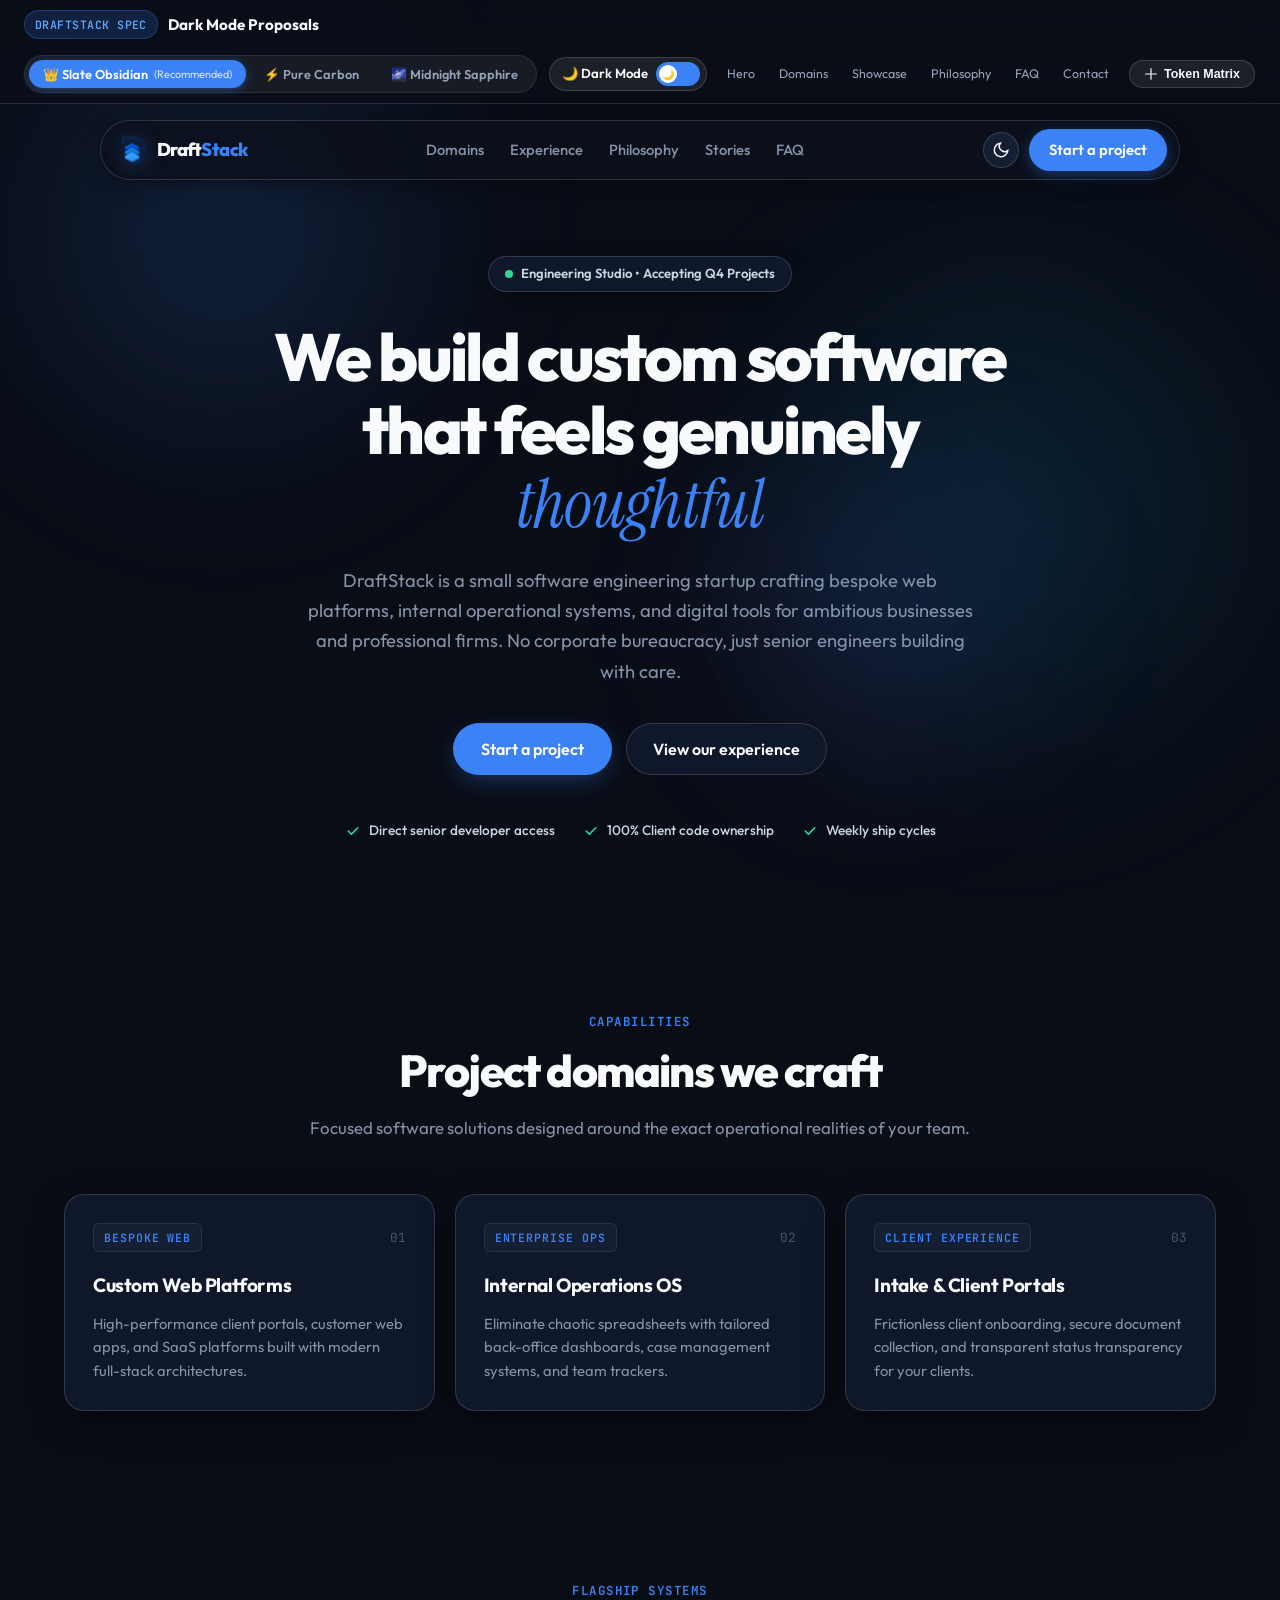
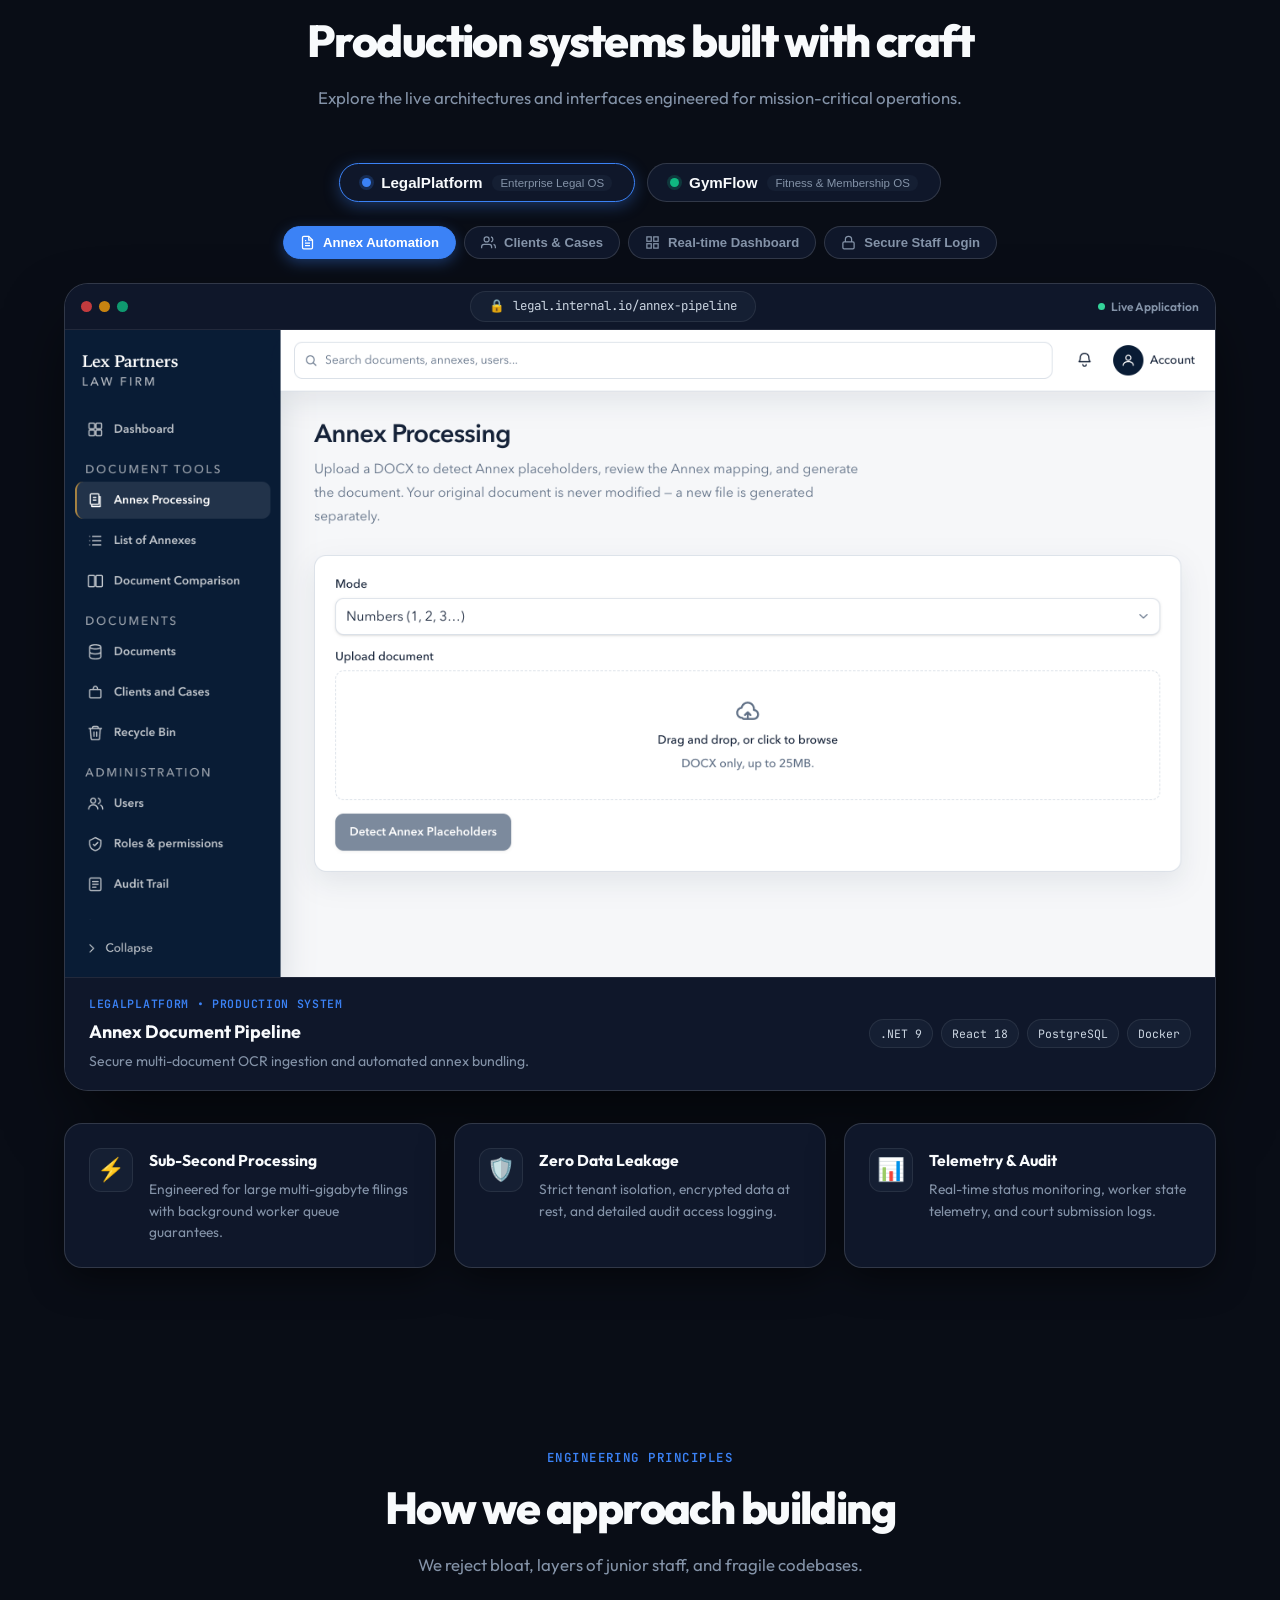
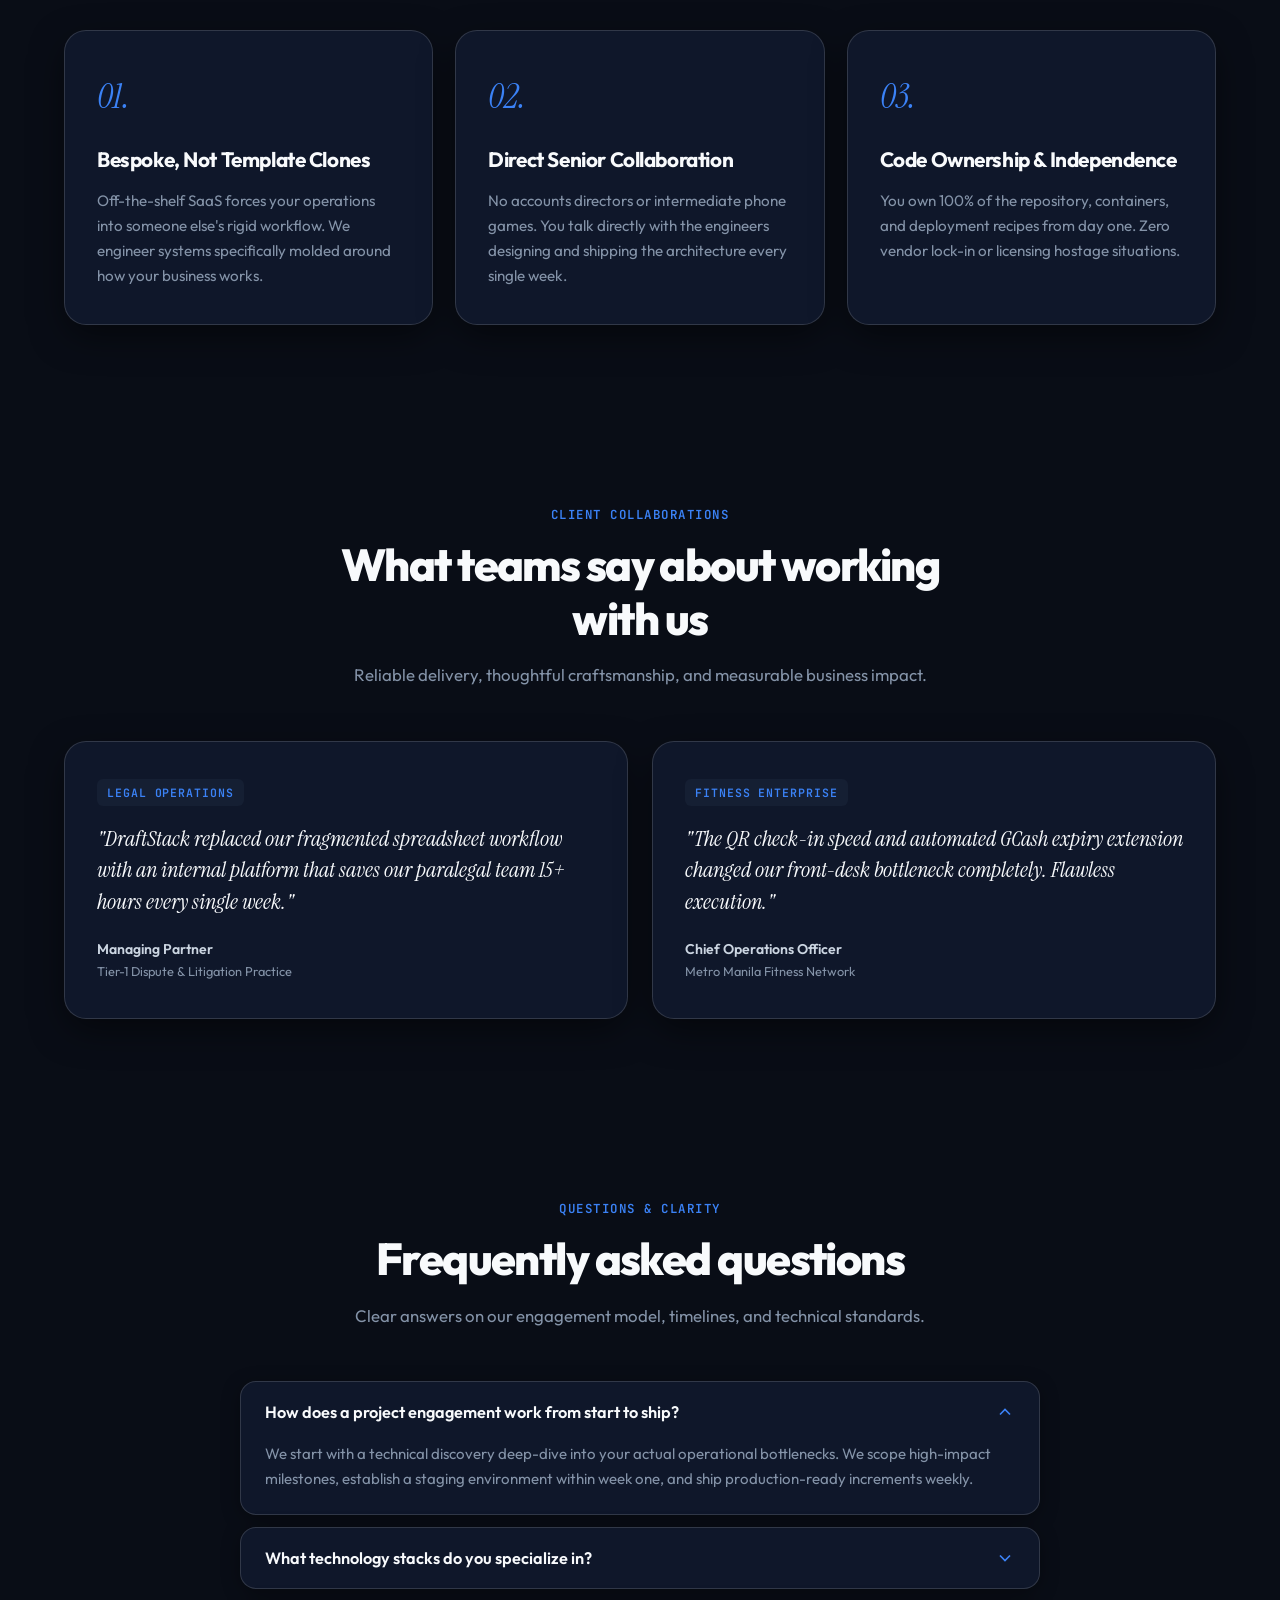
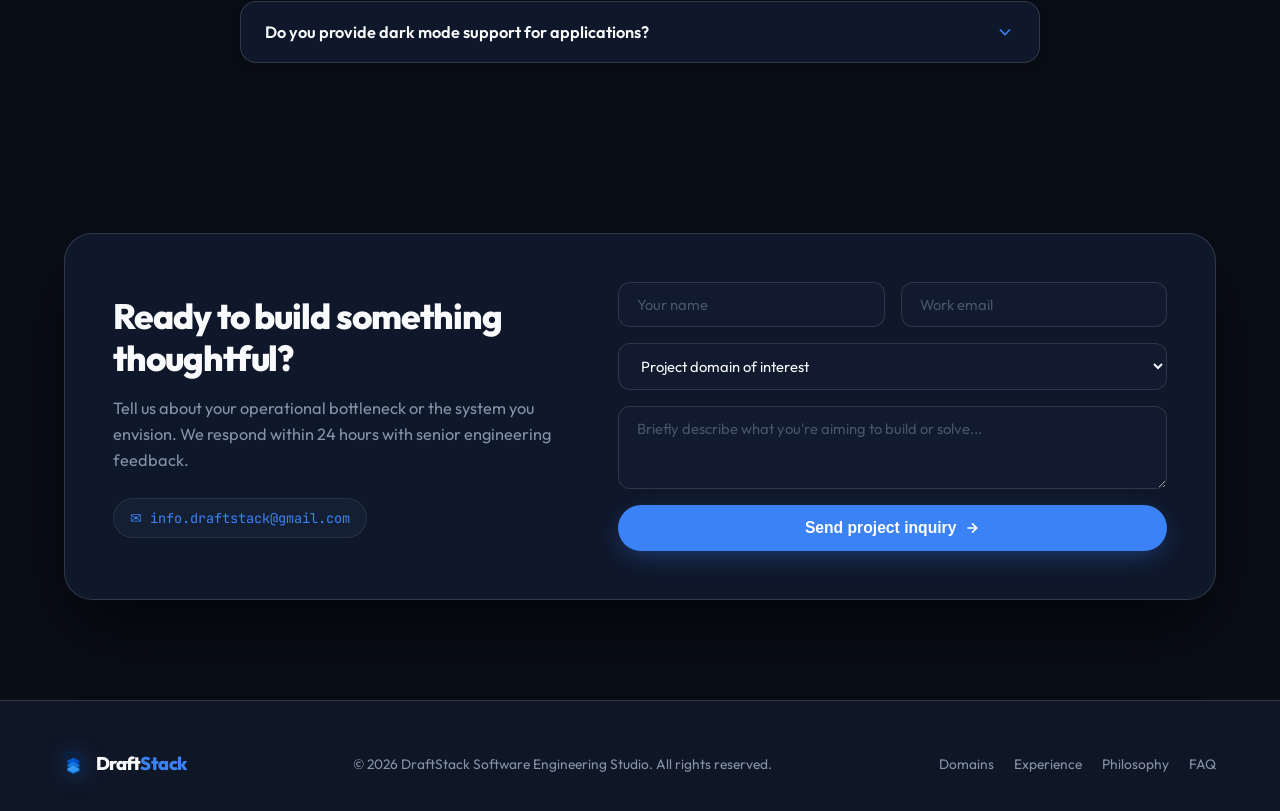
<file: dark-mode-mockups.html>
<!DOCTYPE html>
<html lang="en" class="scroll-smooth" data-theme="dark" data-concept="obsidian">
<head>
  <meta charset="UTF-8">
  <meta name="viewport" content="width=device-width, initial-scale=1.0">
  <title>DraftStack — Dark Mode Design System & Interactive Mockup</title>
  <meta name="description" content="Interactive Dark Mode design proposals and live preview for DraftStack software engineering studio website.">
  
  <!-- Fonts -->
  <link rel="preconnect" href="https://fonts.googleapis.com">
  <link rel="preconnect" href="https://fonts.gstatic.com" crossorigin>
  <link href="https://fonts.googleapis.com/css2?family=Instrument+Serif:ital@0;1&family=Outfit:wght@300;400;500;600;700;800&family=JetBrains+Mono:wght@400;500;600;700&display=swap" rel="stylesheet">
  <link rel="icon" type="image/svg+xml" href="images/draftstack-mark.svg">
  
  <style>
    /* ==========================================================================
       DRAFTSTACK THEME TOKENS
       3 Distinct Concepts for Dark Mode + Light Mode Baseline
       ========================================================================== */

    /* 1. Base / Light Mode Baseline (from production style.css) */
    :root, [data-theme="light"] {
      --theme-name: "DraftStack Light Baseline";
      --bg-primary: #F8FAFC;
      --bg-surface: #FFFFFF;
      --bg-subtle-1: #F1F5F9;
      --bg-subtle-2: #EFF6FF;
      --bg-card: #FFFFFF;
      --bg-card-hover: #F8FAFC;
      --bg-nav: rgba(255, 255, 255, 0.85);
      --bg-browser-header: #F1F5F9;
      --bg-browser-address: #FFFFFF;
      --bg-viewport: #0B132B;

      --text-primary: #0F172A;
      --text-secondary: #334155;
      --text-muted: #64748B;
      --text-subtle: #94A3B8;

      --accent-primary: #2563EB;
      --accent-primary-hover: #1D4ED8;
      --accent-glow: rgba(37, 99, 235, 0.25);
      --accent-teal: #0D9488;
      --accent-emerald: #10B981;

      --border-subtle: rgba(15, 23, 42, 0.08);
      --border-stone: rgba(15, 23, 42, 0.14);
      --border-active: #2563EB;

      --shadow-soft: 0 4px 20px -2px rgba(15, 23, 42, 0.05);
      --shadow-card: 0 10px 30px -4px rgba(15, 23, 42, 0.07);
      --shadow-float: 0 20px 40px -12px rgba(15, 23, 42, 0.09);
      --shadow-device: 0 32px 64px -16px rgba(15, 23, 42, 0.12);

      --blob-1: radial-gradient(circle, rgba(37, 99, 235, 0.12) 0%, rgba(37, 99, 235, 0.02) 50%, transparent 70%);
      --blob-2: radial-gradient(circle, rgba(14, 165, 233, 0.10) 0%, rgba(14, 165, 233, 0.02) 50%, transparent 75%);
      --blob-3: radial-gradient(circle, rgba(99, 102, 241, 0.08) 0%, rgba(99, 102, 241, 0.01) 50%, transparent 75%);

      --logo-mark-filter: none;
      --input-bg: #FFFFFF;
      --input-border: rgba(15, 23, 42, 0.12);
    }

    /* 2. Concept 1: Slate Obsidian (Studio Standard — Recommended) */
    [data-theme="dark"][data-concept="obsidian"] {
      --theme-name: "Concept 1: Slate Obsidian (Studio Recommended)";
      --bg-primary: #090D16;        /* Deep slate charcoal */
      --bg-surface: #0F1626;        /* Elevated slate navy */
      --bg-subtle-1: #151F33;       /* Subtle row & tag background */
      --bg-subtle-2: #192742;       /* Active state / soft tint */
      --bg-card: #0F172A;           /* Surface card */
      --bg-card-hover: #141F38;
      --bg-nav: rgba(11, 16, 28, 0.82);
      --bg-browser-header: #0F172A;
      --bg-browser-address: #151F33;
      --bg-viewport: #060911;

      --text-primary: #F8FAFC;      /* Crisp slate 50 */
      --text-secondary: #CBD5E1;    /* Slate 300 */
      --text-muted: #8493A8;        /* Balanced contrast muted */
      --text-subtle: #475569;       /* Slate 600 */

      --accent-primary: #3B82F6;    /* Vibrant electric blue */
      --accent-primary-hover: #60A5FA;
      --accent-glow: rgba(59, 130, 246, 0.35);
      --accent-teal: #14B8A6;
      --accent-emerald: #34D399;

      --border-subtle: rgba(255, 255, 255, 0.08);
      --border-stone: rgba(255, 255, 255, 0.14);
      --border-active: #3B82F6;

      --shadow-soft: 0 4px 20px -2px rgba(0, 0, 0, 0.4);
      --shadow-card: 0 12px 36px -4px rgba(0, 0, 0, 0.55);
      --shadow-float: 0 24px 48px -12px rgba(0, 0, 0, 0.65);
      --shadow-device: 0 32px 72px -16px rgba(0, 0, 0, 0.75);

      --blob-1: radial-gradient(circle, rgba(59, 130, 246, 0.18) 0%, rgba(59, 130, 246, 0.04) 45%, transparent 70%);
      --blob-2: radial-gradient(circle, rgba(14, 165, 233, 0.14) 0%, rgba(14, 165, 233, 0.03) 50%, transparent 75%);
      --blob-3: radial-gradient(circle, rgba(99, 102, 241, 0.12) 0%, rgba(99, 102, 241, 0.02) 50%, transparent 75%);

      --logo-mark-filter: drop-shadow(0 2px 10px rgba(59, 130, 246, 0.3));
      --input-bg: #111A2E;
      --input-border: rgba(255, 255, 255, 0.12);
    }

    /* 3. Concept 2: Pure Pitch / Carbon (OLED Minimalist) */
    [data-theme="dark"][data-concept="carbon"] {
      --theme-name: "Concept 2: Pure Carbon (OLED Minimalist)";
      --bg-primary: #070709;        /* True near-black */
      --bg-surface: #111115;        /* Neutral dark slate */
      --bg-subtle-1: #191A20;
      --bg-subtle-2: #22232B;
      --bg-card: #121318;
      --bg-card-hover: #181A22;
      --bg-nav: rgba(9, 9, 12, 0.85);
      --bg-browser-header: #14151B;
      --bg-browser-address: #1C1D24;
      --bg-viewport: #000000;

      --text-primary: #FFFFFF;
      --text-secondary: #D4D4D8;
      --text-muted: #8E8E93;
      --text-subtle: #52525B;

      --accent-primary: #38BDF8;    /* Luminous tech sky */
      --accent-primary-hover: #7DD3FC;
      --accent-glow: rgba(56, 189, 248, 0.35);
      --accent-teal: #2DD4BF;
      --accent-emerald: #10B981;

      --border-subtle: rgba(255, 255, 255, 0.07);
      --border-stone: rgba(255, 255, 255, 0.13);
      --border-active: #38BDF8;

      --shadow-soft: 0 4px 20px -2px rgba(0, 0, 0, 0.6);
      --shadow-card: 0 12px 36px -4px rgba(0, 0, 0, 0.7);
      --shadow-float: 0 24px 48px -12px rgba(0, 0, 0, 0.8);
      --shadow-device: 0 32px 72px -16px rgba(0, 0, 0, 0.9);

      --blob-1: radial-gradient(circle, rgba(56, 189, 248, 0.14) 0%, transparent 65%);
      --blob-2: radial-gradient(circle, rgba(99, 102, 241, 0.10) 0%, transparent 70%);
      --blob-3: radial-gradient(circle, rgba(37, 99, 235, 0.08) 0%, transparent 70%);

      --logo-mark-filter: drop-shadow(0 2px 10px rgba(56, 189, 248, 0.3));
      --input-bg: #14151B;
      --input-border: rgba(255, 255, 255, 0.1);
    }

    /* 4. Concept 3: Midnight Sapphire (Atmospheric Cloud) */
    [data-theme="dark"][data-concept="sapphire"] {
      --theme-name: "Concept 3: Midnight Sapphire (Rich Atmospheric)";
      --bg-primary: #050B18;        /* Luminous deep navy */
      --bg-surface: #0B152E;        /* Royal midnight slate */
      --bg-subtle-1: #112044;
      --bg-subtle-2: #182C5D;
      --bg-card: #0D1936;
      --bg-card-hover: #13244D;
      --bg-nav: rgba(7, 13, 29, 0.85);
      --bg-browser-header: #0E1A38;
      --bg-browser-address: #14244D;
      --bg-viewport: #030711;

      --text-primary: #F0F6FF;
      --text-secondary: #BFDBFE;
      --text-muted: #8AA4C8;
      --text-subtle: #415A85;

      --accent-primary: #60A5FA;    /* Bright sapphire */
      --accent-primary-hover: #93C5FD;
      --accent-glow: rgba(96, 165, 250, 0.4);
      --accent-teal: #2DD4BF;
      --accent-emerald: #34D399;

      --border-subtle: rgba(96, 165, 250, 0.12);
      --border-stone: rgba(96, 165, 250, 0.22);
      --border-active: #60A5FA;

      --shadow-soft: 0 4px 20px -2px rgba(2, 6, 23, 0.5);
      --shadow-card: 0 12px 36px -4px rgba(2, 6, 23, 0.7);
      --shadow-float: 0 24px 48px -12px rgba(2, 6, 23, 0.8);
      --shadow-device: 0 32px 72px -16px rgba(2, 6, 23, 0.9);

      --blob-1: radial-gradient(circle, rgba(96, 165, 250, 0.22) 0%, rgba(96, 165, 250, 0.05) 50%, transparent 75%);
      --blob-2: radial-gradient(circle, rgba(59, 130, 246, 0.16) 0%, transparent 75%);
      --blob-3: radial-gradient(circle, rgba(14, 165, 233, 0.12) 0%, transparent 75%);

      --logo-mark-filter: drop-shadow(0 2px 14px rgba(96, 165, 250, 0.4));
      --input-bg: #0F1D3D;
      --input-border: rgba(96, 165, 250, 0.2);
    }

    /* Base Reset & Variables */
    *, *::before, *::after { box-sizing: border-box; margin: 0; padding: 0; }
    
    html {
      font-size: 16px;
      scroll-behavior: smooth;
      background-color: var(--bg-primary);
      transition: background-color 0.3s ease, color 0.3s ease;
    }

    body {
      font-family: 'Outfit', -apple-system, BlinkMacSystemFont, "Segoe UI", Roboto, sans-serif;
      background-color: var(--bg-primary);
      color: var(--text-primary);
      line-height: 1.65;
      -webkit-font-smoothing: antialiased;
      overflow-x: hidden;
      min-height: 100vh;
      transition: background-color 0.3s ease, color 0.3s ease;
    }

    /* Top Review & Mockup Controls Toolbar */
    .mockup-controls-bar {
      position: sticky;
      top: 0;
      z-index: 1000;
      background: rgba(10, 14, 23, 0.92);
      backdrop-filter: blur(20px);
      -webkit-backdrop-filter: blur(20px);
      border-bottom: 1px solid rgba(255, 255, 255, 0.12);
      padding: 10px 24px;
      display: flex;
      align-items: center;
      justify-content: space-between;
      gap: 16px;
      flex-wrap: wrap;
      color: #F8FAFC;
    }

    .mockup-brand {
      display: flex;
      align-items: center;
      gap: 10px;
    }

    .mockup-pill {
      font-family: 'JetBrains Mono', monospace;
      font-size: 0.72rem;
      font-weight: 600;
      padding: 4px 10px;
      border-radius: 999px;
      background: rgba(59, 130, 246, 0.18);
      color: #60A5FA;
      border: 1px solid rgba(59, 130, 246, 0.3);
      letter-spacing: 0.04em;
    }

    .control-groups {
      display: flex;
      align-items: center;
      gap: 12px;
      flex-wrap: wrap;
    }

    .concept-select-group {
      display: flex;
      align-items: center;
      gap: 4px;
      background: rgba(255, 255, 255, 0.06);
      padding: 4px;
      border-radius: 999px;
      border: 1px solid rgba(255, 255, 255, 0.08);
    }

    .concept-btn {
      background: transparent;
      border: none;
      color: #94A3B8;
      font-family: 'Outfit', sans-serif;
      font-size: 0.8rem;
      font-weight: 600;
      padding: 6px 14px;
      border-radius: 999px;
      cursor: pointer;
      transition: all 0.2s ease;
      display: flex;
      align-items: center;
      gap: 6px;
    }

    .concept-btn:hover {
      color: #FFFFFF;
      background: rgba(255, 255, 255, 0.08);
    }

    .concept-btn.active {
      background: #3B82F6;
      color: #FFFFFF;
      box-shadow: 0 2px 10px rgba(59, 130, 246, 0.4);
    }

    .theme-mode-toggle {
      display: flex;
      align-items: center;
      gap: 8px;
      background: rgba(255, 255, 255, 0.08);
      border: 1px solid rgba(255, 255, 255, 0.15);
      border-radius: 999px;
      padding: 4px 6px 4px 12px;
      font-size: 0.82rem;
      font-weight: 600;
      color: #F8FAFC;
    }

    .toggle-switch-btn {
      background: #3B82F6;
      border: none;
      width: 44px;
      height: 24px;
      border-radius: 999px;
      position: relative;
      cursor: pointer;
      transition: background-color 0.25s ease;
    }

    .toggle-switch-knob {
      width: 18px;
      height: 18px;
      background: #FFFFFF;
      border-radius: 50%;
      position: absolute;
      top: 3px;
      left: 3px;
      transition: transform 0.25s cubic-bezier(0.16, 1, 0.3, 1);
      display: flex;
      align-items: center;
      justify-content: center;
      font-size: 10px;
    }

    [data-theme="light"] .toggle-switch-btn {
      background: #CBD5E1;
    }

    [data-theme="light"] .toggle-switch-knob {
      transform: translateX(20px);
    }

    .jump-nav {
      display: flex;
      align-items: center;
      gap: 8px;
    }

    .jump-link {
      font-size: 0.78rem;
      color: #94A3B8;
      text-decoration: none;
      padding: 4px 8px;
      border-radius: 6px;
      transition: color 0.15s ease;
    }

    .jump-link:hover {
      color: #FFFFFF;
      background: rgba(255, 255, 255, 0.08);
    }

    .spec-drawer-btn {
      background: rgba(255, 255, 255, 0.08);
      border: 1px solid rgba(255, 255, 255, 0.15);
      color: #F8FAFC;
      font-size: 0.78rem;
      font-weight: 600;
      padding: 6px 14px;
      border-radius: 999px;
      cursor: pointer;
      display: flex;
      align-items: center;
      gap: 6px;
      transition: all 0.2s ease;
    }

    .spec-drawer-btn:hover {
      background: rgba(255, 255, 255, 0.15);
      border-color: #3B82F6;
    }

    /* Ambient Blobs */
    .ambient-blobs {
      position: fixed;
      inset: 0;
      pointer-events: none;
      z-index: 0;
      overflow: hidden;
    }

    .blob {
      position: absolute;
      border-radius: 50%;
      filter: blur(50px);
      transition: background 0.4s ease;
    }

    .blob-blue {
      top: -10%;
      left: -8%;
      width: 650px;
      height: 650px;
      background: var(--blob-1);
      animation: float1 24s ease-in-out infinite alternate;
    }

    .blob-cyan {
      bottom: 5%;
      right: -6%;
      width: 700px;
      height: 700px;
      background: var(--blob-2);
      animation: float2 28s ease-in-out infinite alternate;
    }

    .blob-indigo {
      top: 40%;
      right: 12%;
      width: 500px;
      height: 500px;
      background: var(--blob-3);
      animation: float1 26s ease-in-out infinite alternate;
    }

    @keyframes float1 {
      0% { transform: translate(0, 0) scale(1); }
      50% { transform: translate(40px, -50px) scale(1.06); }
      100% { transform: translate(-30px, 35px) scale(0.95); }
    }

    @keyframes float2 {
      0% { transform: translate(0, 0) scale(1); }
      50% { transform: translate(-45px, 40px) scale(1.08); }
      100% { transform: translate(35px, -30px) scale(0.93); }
    }

    /* Layout Containers */
    .container {
      width: 100%;
      max-width: 1200px;
      margin: 0 auto;
      padding: 0 24px;
      position: relative;
      z-index: 1;
    }

    /* Site Header Navigation (Sticky Pill) */
    .site-header {
      position: sticky;
      top: 54px; /* below mockup controls */
      z-index: 900;
      padding: 16px 24px;
      pointer-events: none;
    }

    .nav-container {
      max-width: 1080px;
      margin: 0 auto;
      background: var(--bg-nav);
      backdrop-filter: blur(20px);
      -webkit-backdrop-filter: blur(20px);
      border: 1px solid var(--border-stone);
      box-shadow: var(--shadow-soft);
      border-radius: 9999px;
      padding: 8px 12px 8px 20px;
      display: flex;
      align-items: center;
      justify-content: space-between;
      pointer-events: auto;
      transition: all 0.3s ease;
    }

    .logo {
      display: flex;
      align-items: center;
      gap: 10px;
      text-decoration: none;
      color: var(--text-primary);
    }

    .logo-mark-img {
      filter: var(--logo-mark-filter);
      transition: filter 0.3s ease;
    }

    .logo-text {
      font-weight: 800;
      font-size: 1.15rem;
      letter-spacing: -0.03em;
    }

    .logo-accent {
      color: var(--accent-primary);
    }

    .nav-menu {
      display: flex;
      align-items: center;
      gap: 26px;
    }

    .nav-menu a {
      color: var(--text-muted);
      text-decoration: none;
      font-size: 0.92rem;
      font-weight: 500;
      transition: color 0.15s ease;
    }

    .nav-menu a:hover {
      color: var(--text-primary);
    }

    .nav-actions {
      display: flex;
      align-items: center;
      gap: 10px;
    }

    /* Proposed In-Navbar Theme Toggle Button */
    .in-nav-theme-btn {
      width: 36px;
      height: 36px;
      border-radius: 50%;
      background: var(--bg-subtle-1);
      border: 1px solid var(--border-stone);
      color: var(--text-primary);
      cursor: pointer;
      display: flex;
      align-items: center;
      justify-content: center;
      transition: all 0.2s ease;
      position: relative;
    }

    .in-nav-theme-btn:hover {
      background: var(--bg-subtle-2);
      border-color: var(--accent-primary);
      color: var(--accent-primary);
      transform: scale(1.05);
    }

    .btn {
      font-family: inherit;
      font-size: 0.92rem;
      font-weight: 600;
      padding: 9px 20px;
      border-radius: 9999px;
      border: none;
      cursor: pointer;
      text-decoration: none;
      display: inline-flex;
      align-items: center;
      justify-content: center;
      gap: 8px;
      transition: all 0.2s cubic-bezier(0.16, 1, 0.3, 1);
    }

    .btn-nav {
      background: var(--accent-primary);
      color: #FFFFFF;
      box-shadow: 0 4px 14px var(--accent-glow);
    }

    .btn-nav:hover {
      background: var(--accent-primary-hover);
      transform: translateY(-1px);
    }

    .btn-primary {
      background: var(--accent-primary);
      color: #FFFFFF;
      box-shadow: 0 8px 24px -4px var(--accent-glow);
      padding: 13px 28px;
      font-size: 1rem;
    }

    .btn-primary:hover {
      background: var(--accent-primary-hover);
      transform: translateY(-2px);
      box-shadow: 0 12px 28px -4px var(--accent-glow);
    }

    .btn-ghost {
      background: var(--bg-card);
      border: 1.5px solid var(--border-stone);
      color: var(--text-primary);
      padding: 12px 26px;
      font-size: 1rem;
    }

    .btn-ghost:hover {
      background: var(--bg-subtle-1);
      border-color: var(--accent-primary);
      color: var(--accent-primary);
      transform: translateY(-2px);
    }

    /* Hero Section */
    .hero-section {
      padding: 60px 0 90px;
      position: relative;
      z-index: 1;
    }

    .hero-inner {
      text-align: center;
      max-width: 860px;
      margin: 0 auto;
    }

    .eyebrow-pill {
      display: inline-flex;
      align-items: center;
      gap: 8px;
      padding: 6px 16px;
      background: var(--bg-card);
      border: 1px solid var(--border-stone);
      border-radius: 9999px;
      font-size: 0.82rem;
      font-weight: 600;
      color: var(--text-secondary);
      box-shadow: var(--shadow-soft);
      margin-bottom: 28px;
    }

    .pulse-indicator {
      width: 8px;
      height: 8px;
      border-radius: 50%;
      background: var(--accent-emerald);
      box-shadow: 0 0 0 0 rgba(16, 185, 129, 0.6);
      animation: pulseGreen 2s infinite;
    }

    @keyframes pulseGreen {
      0% { box-shadow: 0 0 0 0 rgba(16, 185, 129, 0.6); }
      70% { box-shadow: 0 0 0 8px rgba(16, 185, 129, 0); }
      100% { box-shadow: 0 0 0 0 rgba(16, 185, 129, 0); }
    }

    .hero-title {
      font-size: clamp(2.6rem, 5.2vw, 4.4rem);
      font-weight: 800;
      letter-spacing: -0.04em;
      line-height: 1.1;
      margin-bottom: 24px;
      color: var(--text-primary);
    }

    .hero-highlight {
      font-family: 'Instrument Serif', Georgia, serif;
      font-style: italic;
      font-weight: 400;
      color: var(--accent-primary);
      letter-spacing: -0.01em;
    }

    .hero-subtitle {
      font-size: 1.15rem;
      color: var(--text-muted);
      line-height: 1.65;
      margin-bottom: 36px;
      max-width: 680px;
      margin-left: auto;
      margin-right: auto;
    }

    .hero-cta-group {
      display: flex;
      align-items: center;
      justify-content: center;
      gap: 14px;
      margin-bottom: 44px;
      flex-wrap: wrap;
    }

    .hero-badges {
      display: flex;
      align-items: center;
      justify-content: center;
      gap: 28px;
      flex-wrap: wrap;
    }

    .badge-item {
      display: flex;
      align-items: center;
      gap: 8px;
      font-size: 0.85rem;
      font-weight: 500;
      color: var(--text-secondary);
    }

    .badge-icon {
      width: 16px;
      height: 16px;
      color: var(--accent-emerald);
      flex-shrink: 0;
    }

    /* Section Kickers & Headers */
    .section-header {
      text-align: center;
      max-width: 680px;
      margin: 0 auto 52px;
    }

    .section-kicker {
      font-family: 'JetBrains Mono', monospace;
      font-size: 0.78rem;
      font-weight: 600;
      letter-spacing: 0.12em;
      text-transform: uppercase;
      color: var(--accent-primary);
      display: block;
      margin-bottom: 12px;
    }

    .section-title {
      font-size: clamp(2rem, 3.6vw, 2.8rem);
      font-weight: 800;
      letter-spacing: -0.035em;
      line-height: 1.2;
      color: var(--text-primary);
      margin-bottom: 16px;
    }

    .section-desc {
      font-size: 1.05rem;
      color: var(--text-muted);
    }

    /* Horizontal Scenario Scroll Section */
    .domains-section {
      padding: 80px 0;
      position: relative;
      z-index: 1;
    }

    .horizontal-grid {
      display: grid;
      grid-template-columns: repeat(auto-fit, minmax(280px, 1fr));
      gap: 20px;
    }

    .scenario-card {
      background: var(--bg-card);
      border: 1px solid var(--border-stone);
      border-radius: 20px;
      padding: 28px;
      box-shadow: var(--shadow-card);
      transition: all 0.25s cubic-bezier(0.16, 1, 0.3, 1);
    }

    .scenario-card:hover {
      transform: translateY(-4px);
      border-color: var(--accent-primary);
      box-shadow: var(--shadow-float);
    }

    .scenario-meta {
      display: flex;
      align-items: center;
      justify-content: space-between;
      margin-bottom: 18px;
    }

    .scenario-tag {
      font-family: 'JetBrains Mono', monospace;
      font-size: 0.72rem;
      font-weight: 600;
      text-transform: uppercase;
      letter-spacing: 0.08em;
      padding: 4px 10px;
      border-radius: 6px;
      background: var(--bg-subtle-1);
      color: var(--accent-primary);
      border: 1px solid var(--border-subtle);
    }

    .scenario-time {
      font-family: 'JetBrains Mono', monospace;
      font-size: 0.8rem;
      color: var(--text-subtle);
    }

    .scenario-title {
      font-size: 1.2rem;
      font-weight: 700;
      color: var(--text-primary);
      letter-spacing: -0.02em;
      margin-bottom: 10px;
    }

    .scenario-desc {
      font-size: 0.92rem;
      color: var(--text-muted);
      line-height: 1.6;
    }

    /* Flagship Showcase Section */
    .showcase-section {
      padding: 90px 0;
      position: relative;
      z-index: 1;
    }

    .project-pill-bar {
      display: flex;
      align-items: center;
      justify-content: center;
      gap: 12px;
      margin-bottom: 24px;
      flex-wrap: wrap;
    }

    .project-pill-btn {
      display: inline-flex;
      align-items: center;
      gap: 10px;
      padding: 10px 22px;
      background: var(--bg-card);
      border: 1.5px solid var(--border-stone);
      border-radius: 9999px;
      cursor: pointer;
      transition: all 0.2s ease;
      color: var(--text-primary);
    }

    .project-pill-btn:hover {
      border-color: var(--accent-primary);
      transform: translateY(-1px);
    }

    .project-pill-btn.active {
      background: var(--bg-card);
      border-color: var(--accent-primary);
      box-shadow: 0 4px 16px var(--accent-glow);
    }

    .project-dot {
      width: 9px;
      height: 9px;
      border-radius: 50%;
    }

    .project-dot.blue { background: #3B82F6; box-shadow: 0 0 0 3px rgba(59, 130, 246, 0.2); }
    .project-dot.green { background: #10B981; box-shadow: 0 0 0 3px rgba(16, 185, 129, 0.2); }

    .project-title {
      font-weight: 700;
      font-size: 0.95rem;
    }

    .project-tag {
      font-size: 0.72rem;
      font-weight: 500;
      padding: 2px 8px;
      background: var(--bg-subtle-1);
      color: var(--text-muted);
      border-radius: 9999px;
    }

    /* Sub-view Tab Buttons */
    .screenshot-tab-bar {
      display: flex;
      align-items: center;
      justify-content: center;
      gap: 8px;
      margin-bottom: 24px;
      flex-wrap: wrap;
    }

    .screenshot-tab-btn {
      display: inline-flex;
      align-items: center;
      gap: 8px;
      padding: 8px 16px;
      background: var(--bg-card);
      border: 1px solid var(--border-stone);
      border-radius: 9999px;
      font-size: 0.82rem;
      font-weight: 600;
      color: var(--text-muted);
      cursor: pointer;
      transition: all 0.2s ease;
    }

    .screenshot-tab-btn:hover {
      color: var(--text-primary);
      border-color: var(--accent-primary);
    }

    .screenshot-tab-btn.active {
      background: var(--accent-primary);
      color: #FFFFFF;
      border-color: var(--accent-primary);
      box-shadow: 0 4px 14px var(--accent-glow);
    }

    .screenshot-tab-btn svg {
      width: 15px;
      height: 15px;
    }

    /* Mockup Browser Frame */
    .mock-browser-window {
      background: var(--bg-card);
      border: 1px solid var(--border-stone);
      border-radius: 24px;
      overflow: hidden;
      box-shadow: var(--shadow-device);
      margin-bottom: 32px;
      transition: all 0.3s ease;
    }

    .browser-header-bar {
      height: 46px;
      background: var(--bg-browser-header);
      border-bottom: 1px solid var(--border-subtle);
      display: flex;
      align-items: center;
      justify-content: space-between;
      padding: 0 16px;
    }

    .browser-controls {
      display: flex;
      gap: 7px;
    }

    .control-dot {
      width: 11px;
      height: 11px;
      border-radius: 50%;
    }

    .control-dot.close { background: #EF4444; opacity: 0.8; }
    .control-dot.minimize { background: #F59E0B; opacity: 0.8; }
    .control-dot.expand { background: #10B981; opacity: 0.8; }

    .browser-address-bar {
      display: flex;
      align-items: center;
      gap: 8px;
      background: var(--bg-browser-address);
      padding: 4px 18px;
      border-radius: 9999px;
      border: 1px solid var(--border-subtle);
      font-size: 0.78rem;
      color: var(--text-secondary);
      font-family: 'JetBrains Mono', monospace;
    }

    .lock-icon { color: var(--accent-emerald); }

    .window-status {
      display: flex;
      align-items: center;
      gap: 6px;
      font-size: 0.75rem;
      font-weight: 600;
      color: var(--text-muted);
    }

    .live-dot {
      width: 7px;
      height: 7px;
      border-radius: 50%;
      background: var(--accent-emerald);
      animation: pulseGreen 2s infinite;
    }

    .screenshot-img-container {
      width: 100%;
      background: var(--bg-viewport);
      position: relative;
    }

    .product-screenshot-img {
      width: 100%;
      height: auto;
      display: block;
    }

    .screenshot-caption {
      padding: 16px 24px;
      background: var(--bg-card);
      border-top: 1px solid var(--border-subtle);
      display: flex;
      align-items: center;
      justify-content: space-between;
      flex-wrap: wrap;
      gap: 16px;
    }

    .caption-tag {
      font-family: 'JetBrains Mono', monospace;
      font-size: 0.72rem;
      font-weight: 600;
      text-transform: uppercase;
      letter-spacing: 0.06em;
      display: block;
      margin-bottom: 4px;
    }

    .caption-tag.blue { color: var(--accent-primary); }
    .caption-tag.green { color: var(--accent-emerald); }

    .caption-title {
      font-size: 1.12rem;
      font-weight: 700;
      color: var(--text-primary);
      margin-bottom: 4px;
    }

    .caption-desc {
      font-size: 0.88rem;
      color: var(--text-muted);
      max-width: 600px;
    }

    .caption-tech-stack {
      display: flex;
      gap: 8px;
      flex-wrap: wrap;
    }

    .tech-pill {
      font-family: 'JetBrains Mono', monospace;
      font-size: 0.72rem;
      padding: 4px 10px;
      background: var(--bg-subtle-1);
      color: var(--text-secondary);
      border: 1px solid var(--border-subtle);
      border-radius: 9999px;
    }

    /* Proof Cards Grid */
    .product-proof-grid {
      display: grid;
      grid-template-columns: repeat(auto-fit, minmax(260px, 1fr));
      gap: 18px;
    }

    .proof-card {
      background: var(--bg-card);
      border: 1px solid var(--border-stone);
      border-radius: 18px;
      padding: 24px;
      display: flex;
      gap: 16px;
      align-items: flex-start;
      box-shadow: var(--shadow-card);
    }

    .proof-icon {
      font-size: 1.4rem;
      width: 44px;
      height: 44px;
      border-radius: 12px;
      background: var(--bg-subtle-1);
      display: flex;
      align-items: center;
      justify-content: center;
      flex-shrink: 0;
      border: 1px solid var(--border-subtle);
    }

    .proof-title {
      font-size: 0.98rem;
      font-weight: 700;
      color: var(--text-primary);
      margin-bottom: 6px;
    }

    .proof-desc {
      font-size: 0.86rem;
      color: var(--text-muted);
      line-height: 1.55;
    }

    /* Philosophy Section */
    .philosophy-section {
      padding: 90px 0;
      position: relative;
      z-index: 1;
    }

    .phil-grid {
      display: grid;
      grid-template-columns: repeat(auto-fit, minmax(320px, 1fr));
      gap: 22px;
    }

    .phil-card {
      background: var(--bg-card);
      border: 1px solid var(--border-stone);
      border-radius: 22px;
      padding: 36px 32px;
      box-shadow: var(--shadow-card);
    }

    .phil-num {
      font-family: 'Instrument Serif', Georgia, serif;
      font-style: italic;
      font-size: 2.2rem;
      color: var(--accent-primary);
      margin-bottom: 16px;
      display: block;
    }

    .phil-title {
      font-size: 1.3rem;
      font-weight: 700;
      letter-spacing: -0.02em;
      color: var(--text-primary);
      margin-bottom: 12px;
    }

    .phil-desc {
      font-size: 0.95rem;
      color: var(--text-muted);
      line-height: 1.65;
    }

    /* Stories Section */
    .stories-section {
      padding: 90px 0;
      position: relative;
      z-index: 1;
    }

    .stories-grid {
      display: grid;
      grid-template-columns: repeat(auto-fit, minmax(340px, 1fr));
      gap: 24px;
    }

    .story-card {
      background: var(--bg-card);
      border: 1px solid var(--border-stone);
      border-radius: 22px;
      padding: 36px 32px;
      box-shadow: var(--shadow-card);
    }

    .story-tag {
      font-family: 'JetBrains Mono', monospace;
      font-size: 0.72rem;
      font-weight: 600;
      text-transform: uppercase;
      letter-spacing: 0.08em;
      padding: 4px 10px;
      border-radius: 6px;
      background: var(--bg-subtle-1);
      color: var(--accent-primary);
      display: inline-block;
      margin-bottom: 18px;
    }

    .story-quote {
      font-family: 'Instrument Serif', Georgia, serif;
      font-style: italic;
      font-size: 1.35rem;
      line-height: 1.45;
      color: var(--text-primary);
      margin-bottom: 20px;
    }

    .story-author {
      font-size: 0.88rem;
      color: var(--text-secondary);
      font-weight: 600;
    }

    .story-role {
      font-size: 0.8rem;
      color: var(--text-muted);
    }

    /* FAQ Section */
    .faq-section {
      padding: 90px 0;
      position: relative;
      z-index: 1;
    }

    .accordion-list {
      max-width: 800px;
      margin: 0 auto;
      display: flex;
      flex-direction: column;
      gap: 12px;
    }

    .accordion-item {
      background: var(--bg-card);
      border: 1px solid var(--border-stone);
      border-radius: 16px;
      overflow: hidden;
      box-shadow: var(--shadow-soft);
      transition: border-color 0.2s ease;
    }

    .accordion-item:hover {
      border-color: var(--accent-primary);
    }

    .accordion-btn {
      width: 100%;
      text-align: left;
      background: none;
      border: none;
      padding: 20px 24px;
      font-family: inherit;
      font-size: 1.02rem;
      font-weight: 600;
      color: var(--text-primary);
      cursor: pointer;
      display: flex;
      align-items: center;
      justify-content: space-between;
      gap: 16px;
    }

    .accordion-icon {
      width: 20px;
      height: 20px;
      color: var(--accent-primary);
      transition: transform 0.25s ease;
      flex-shrink: 0;
    }

    .accordion-item.open .accordion-icon {
      transform: rotate(180deg);
    }

    .accordion-content {
      display: none;
      padding: 0 24px 22px;
      font-size: 0.94rem;
      color: var(--text-muted);
      line-height: 1.65;
    }

    .accordion-item.open .accordion-content {
      display: block;
    }

    /* Contact / Inquiry Card */
    .inquiry-section {
      padding: 80px 0 100px;
      position: relative;
      z-index: 1;
    }

    .inquiry-card {
      background: var(--bg-card);
      border: 1px solid var(--border-stone);
      border-radius: 28px;
      padding: 48px;
      box-shadow: var(--shadow-device);
      position: relative;
      overflow: hidden;
    }

    .inquiry-grid {
      display: grid;
      grid-template-columns: 1fr 1.2fr;
      gap: 48px;
      align-items: center;
    }

    @media (max-width: 900px) {
      .inquiry-grid { grid-template-columns: 1fr; }
    }

    .inquiry-title {
      font-size: 2.2rem;
      font-weight: 800;
      letter-spacing: -0.03em;
      line-height: 1.2;
      color: var(--text-primary);
      margin-bottom: 16px;
    }

    .inquiry-desc {
      font-size: 1.02rem;
      color: var(--text-muted);
      line-height: 1.6;
      margin-bottom: 24px;
    }

    .inquiry-email-badge {
      display: inline-flex;
      align-items: center;
      gap: 8px;
      font-family: 'JetBrains Mono', monospace;
      font-size: 0.85rem;
      padding: 8px 16px;
      background: var(--bg-subtle-1);
      color: var(--accent-primary);
      border-radius: 9999px;
      border: 1px solid var(--border-subtle);
    }

    .inquiry-form {
      display: flex;
      flex-direction: column;
      gap: 16px;
    }

    .form-row {
      display: grid;
      grid-template-columns: 1fr 1fr;
      gap: 16px;
    }

    @media (max-width: 600px) {
      .form-row { grid-template-columns: 1fr; }
    }

    .form-input, .form-select, .form-textarea {
      width: 100%;
      padding: 12px 18px;
      background: var(--input-bg);
      border: 1px solid var(--input-border);
      border-radius: 12px;
      font-family: inherit;
      font-size: 0.92rem;
      color: var(--text-primary);
      outline: none;
      transition: all 0.2s ease;
    }

    .form-input:focus, .form-select:focus, .form-textarea:focus {
      border-color: var(--accent-primary);
      box-shadow: 0 0 0 3px var(--accent-glow);
    }

    .form-input::placeholder, .form-textarea::placeholder {
      color: var(--text-subtle);
    }

    .form-btn-submit {
      background: var(--accent-primary);
      color: #FFFFFF;
      font-size: 0.98rem;
      font-weight: 600;
      padding: 14px 28px;
      border-radius: 9999px;
      border: none;
      cursor: pointer;
      box-shadow: 0 8px 24px -4px var(--accent-glow);
      transition: all 0.2s ease;
      display: inline-flex;
      align-items: center;
      justify-content: center;
      gap: 8px;
    }

    .form-btn-submit:hover {
      background: var(--accent-primary-hover);
      transform: translateY(-2px);
    }

    /* Site Footer */
    .site-footer {
      border-top: 1px solid var(--border-stone);
      padding: 48px 0 32px;
      background: var(--bg-surface);
      position: relative;
      z-index: 1;
    }

    .footer-inner {
      display: flex;
      align-items: center;
      justify-content: space-between;
      flex-wrap: wrap;
      gap: 24px;
    }

    .footer-copy {
      font-size: 0.86rem;
      color: var(--text-muted);
    }

    .footer-links {
      display: flex;
      gap: 20px;
    }

    .footer-links a {
      color: var(--text-muted);
      text-decoration: none;
      font-size: 0.86rem;
      transition: color 0.15s ease;
    }

    .footer-links a:hover {
      color: var(--accent-primary);
    }

    /* Spec & Token Drawer Modal */
    .spec-modal-overlay {
      position: fixed;
      inset: 0;
      background: rgba(0, 0, 0, 0.65);
      backdrop-filter: blur(8px);
      z-index: 2000;
      display: none;
      align-items: center;
      justify-content: center;
      padding: 24px;
    }

    .spec-modal-overlay.open {
      display: flex;
    }

    .spec-modal-box {
      background: var(--bg-card);
      border: 1px solid var(--border-stone);
      border-radius: 24px;
      max-width: 820px;
      width: 100%;
      max-height: 90vh;
      overflow-y: auto;
      padding: 36px;
      box-shadow: var(--shadow-device);
      color: var(--text-primary);
    }

    .spec-modal-header {
      display: flex;
      align-items: center;
      justify-content: space-between;
      margin-bottom: 24px;
      border-bottom: 1px solid var(--border-subtle);
      padding-bottom: 16px;
    }

    .spec-modal-title {
      font-size: 1.4rem;
      font-weight: 700;
    }

    .spec-modal-close {
      background: var(--bg-subtle-1);
      border: 1px solid var(--border-stone);
      color: var(--text-primary);
      width: 32px;
      height: 32px;
      border-radius: 50%;
      cursor: pointer;
      font-size: 1.1rem;
      display: flex;
      align-items: center;
      justify-content: center;
    }

    .token-table {
      width: 100%;
      border-collapse: collapse;
      font-size: 0.85rem;
      margin-bottom: 24px;
    }

    .token-table th, .token-table td {
      padding: 10px 14px;
      border-bottom: 1px solid var(--border-subtle);
      text-align: left;
    }

    .token-table th {
      font-family: 'JetBrains Mono', monospace;
      font-size: 0.75rem;
      text-transform: uppercase;
      color: var(--text-muted);
    }

    .token-preview-dot {
      display: inline-block;
      width: 14px;
      height: 14px;
      border-radius: 4px;
      vertical-align: middle;
      margin-right: 6px;
      border: 1px solid rgba(255, 255, 255, 0.2);
    }
  </style>
</head>
<body>

  <!-- Mockup Control Bar -->
  <aside class="mockup-controls-bar" aria-label="Mockup review controls">
    <div class="mockup-brand">
      <span class="mockup-pill">DRAFTSTACK SPEC</span>
      <span style="font-weight: 700; font-size: 0.95rem;">Dark Mode Proposals</span>
    </div>

    <div class="control-groups">
      <!-- 3 Design Concepts -->
      <div class="concept-select-group" id="conceptPicker">
        <button type="button" class="concept-btn active" data-concept="obsidian" onclick="setConcept('obsidian')">
          <span>👑 Slate Obsidian</span>
          <span style="font-size:0.68rem; opacity:0.8; font-weight:400;">(Recommended)</span>
        </button>
        <button type="button" class="concept-btn" data-concept="carbon" onclick="setConcept('carbon')">
          <span>⚡ Pure Carbon</span>
        </button>
        <button type="button" class="concept-btn" data-concept="sapphire" onclick="setConcept('sapphire')">
          <span>🌌 Midnight Sapphire</span>
        </button>
      </div>

      <!-- Instant Dark / Light Toggle -->
      <div class="theme-mode-toggle">
        <span id="themeModeLabel">🌙 Dark Mode</span>
        <button type="button" class="toggle-switch-btn" id="modeSwitchBtn" onclick="toggleThemeMode()" aria-label="Toggle Light and Dark Mode">
          <div class="toggle-switch-knob" id="modeSwitchKnob">🌙</div>
        </button>
      </div>

      <!-- Quick Section Jump -->
      <div class="jump-nav">
        <a href="#top" class="jump-link">Hero</a>
        <a href="#domains" class="jump-link">Domains</a>
        <a href="#experience" class="jump-link">Showcase</a>
        <a href="#philosophy" class="jump-link">Philosophy</a>
        <a href="#faq" class="jump-link">FAQ</a>
        <a href="#inquire" class="jump-link">Contact</a>
      </div>

      <!-- Token Specs Modal Button -->
      <button type="button" class="spec-drawer-btn" onclick="openSpecModal()">
        <svg width="14" height="14" viewBox="0 0 24 24" fill="none" stroke="currentColor" stroke-width="2"><path d="M12 2v20M2 12h20"/></svg>
        <span>Token Matrix</span>
      </button>
    </div>
  </aside>

  <!-- Ambient Blobs -->
  <div class="ambient-blobs" aria-hidden="true">
    <div class="blob blob-blue"></div>
    <div class="blob blob-cyan"></div>
    <div class="blob blob-indigo"></div>
  </div>

  <!-- Main Website Header Navigation -->
  <header class="site-header">
    <div class="nav-container">
      <a href="#top" class="logo" aria-label="DraftStack Home">
        <img src="images/draftstack-mark.svg" alt="DraftStack" class="logo-mark-img" width="26" height="31">
        <span class="logo-text">Draft<span class="logo-accent">Stack</span></span>
      </a>

      <nav id="site-nav" class="nav-menu" aria-label="Main Navigation">
        <a href="#domains">Domains</a>
        <a href="#experience">Experience</a>
        <a href="#philosophy">Philosophy</a>
        <a href="#stories">Stories</a>
        <a href="#faq">FAQ</a>
      </nav>

      <div class="nav-actions">
        <!-- Proposed Live Theme Toggle Inside Navbar -->
        <button class="in-nav-theme-btn" id="inNavThemeBtn" onclick="toggleThemeMode()" title="Toggle Dark / Light Mode" aria-label="Toggle Theme">
          <svg id="navSunIcon" style="display:none;" width="18" height="18" viewBox="0 0 24 24" fill="none" stroke="currentColor" stroke-width="2"><circle cx="12" cy="12" r="5"></circle><line x1="12" y1="1" x2="12" y2="3"></line><line x1="12" y1="21" x2="12" y2="23"></line><line x1="4.22" y1="4.22" x2="5.64" y2="5.64"></line><line x1="18.36" y1="18.36" x2="19.78" y2="19.78"></line><line x1="1" y1="12" x2="3" y2="12"></line><line x1="21" y1="12" x2="23" y2="12"></line><line x1="4.22" y1="19.78" x2="5.64" y2="18.36"></line><line x1="18.36" y1="5.64" x2="19.78" y2="4.22"></line></svg>
          <svg id="navMoonIcon" width="18" height="18" viewBox="0 0 24 24" fill="none" stroke="currentColor" stroke-width="2"><path d="M21 12.79A9 9 0 1 1 11.21 3 7 7 0 0 0 21 12.79z"></path></svg>
        </button>

        <a href="#inquire" class="btn btn-nav">Start a project</a>
      </div>
    </div>
  </header>

  <main>
    <!-- Hero Section -->
    <section id="top" class="hero-section">
      <div class="container hero-inner">
        <div class="eyebrow-pill">
          <span class="pulse-indicator"></span>
          <span>Engineering Studio &bull; Accepting Q4 Projects</span>
        </div>

        <h1 class="hero-title">
          We build custom software that feels genuinely 
          <span class="hero-highlight">thoughtful</span>
        </h1>

        <p class="hero-subtitle">
          DraftStack is a small software engineering startup crafting bespoke web platforms, internal operational systems, and digital tools for ambitious businesses and professional firms. No corporate bureaucracy, just senior engineers building with care.
        </p>

        <div class="hero-cta-group">
          <a href="#inquire" class="btn btn-primary">Start a project</a>
          <a href="#experience" class="btn btn-ghost">View our experience</a>
        </div>

        <div class="hero-badges">
          <div class="badge-item">
            <svg viewBox="0 0 20 20" fill="currentColor" class="badge-icon"><path fill-rule="evenodd" d="M16.707 5.293a1 1 0 010 1.414l-8 8a1 1 0 01-1.414 0l-4-4a1 1 0 011.414-1.414L8 12.586l7.293-7.293a1 1 0 011.414 0z" clip-rule="evenodd"/></svg>
            <span>Direct senior developer access</span>
          </div>
          <div class="badge-item">
            <svg viewBox="0 0 20 20" fill="currentColor" class="badge-icon"><path fill-rule="evenodd" d="M16.707 5.293a1 1 0 010 1.414l-8 8a1 1 0 01-1.414 0l-4-4a1 1 0 011.414-1.414L8 12.586l7.293-7.293a1 1 0 011.414 0z" clip-rule="evenodd"/></svg>
            <span>100% Client code ownership</span>
          </div>
          <div class="badge-item">
            <svg viewBox="0 0 20 20" fill="currentColor" class="badge-icon"><path fill-rule="evenodd" d="M16.707 5.293a1 1 0 010 1.414l-8 8a1 1 0 01-1.414 0l-4-4a1 1 0 011.414-1.414L8 12.586l7.293-7.293a1 1 0 011.414 0z" clip-rule="evenodd"/></svg>
            <span>Weekly ship cycles</span>
          </div>
        </div>
      </div>
    </section>

    <!-- Domains Section -->
    <section id="domains" class="domains-section">
      <div class="container">
        <div class="section-header">
          <span class="section-kicker">Capabilities</span>
          <h2 class="section-title">Project domains we craft</h2>
          <p class="section-desc">Focused software solutions designed around the exact operational realities of your team.</p>
        </div>

        <div class="horizontal-grid">
          <div class="scenario-card">
            <div class="scenario-meta">
              <span class="scenario-tag">Bespoke Web</span>
              <span class="scenario-time">01</span>
            </div>
            <h3 class="scenario-title">Custom Web Platforms</h3>
            <p class="scenario-desc">High-performance client portals, customer web apps, and SaaS platforms built with modern full-stack architectures.</p>
          </div>

          <div class="scenario-card">
            <div class="scenario-meta">
              <span class="scenario-tag">Enterprise Ops</span>
              <span class="scenario-time">02</span>
            </div>
            <h3 class="scenario-title">Internal Operations OS</h3>
            <p class="scenario-desc">Eliminate chaotic spreadsheets with tailored back-office dashboards, case management systems, and team trackers.</p>
          </div>

          <div class="scenario-card">
            <div class="scenario-meta">
              <span class="scenario-tag">Client Experience</span>
              <span class="scenario-time">03</span>
            </div>
            <h3 class="scenario-title">Intake & Client Portals</h3>
            <p class="scenario-desc">Frictionless client onboarding, secure document collection, and transparent status transparency for your clients.</p>
          </div>
        </div>
      </div>
    </section>

    <!-- Experience / Flagship Systems Showcase -->
    <section id="experience" class="showcase-section">
      <div class="container">
        <div class="section-header">
          <span class="section-kicker">Flagship Systems</span>
          <h2 class="section-title">Production systems built with craft</h2>
          <p class="section-desc">Explore the live architectures and interfaces engineered for mission-critical operations.</p>
        </div>

        <!-- Project Switcher Buttons -->
        <div class="project-pill-bar">
          <button type="button" class="project-pill-btn active" id="btnProjectLegal" onclick="switchProject('legal')">
            <span class="project-dot blue"></span>
            <span class="project-title">LegalPlatform</span>
            <span class="project-tag">Enterprise Legal OS</span>
          </button>

          <button type="button" class="project-pill-btn" id="btnProjectGym" onclick="switchProject('gym')">
            <span class="project-dot green"></span>
            <span class="project-title">GymFlow</span>
            <span class="project-tag">Fitness & Membership OS</span>
          </button>
        </div>

        <!-- Tabs for LegalPlatform -->
        <div class="screenshot-tab-bar" id="tabsLegal">
          <button type="button" class="screenshot-tab-btn active" onclick="switchShot('product-annex-processing.png', 'Annex Document Pipeline', 'Secure multi-document OCR ingestion and automated annex bundling.', 'legal.internal.io/annex-pipeline')">
            <svg viewBox="0 0 24 24" fill="none" stroke="currentColor" stroke-width="2"><path d="M14 2H6a2 2 0 0 0-2 2v16a2 2 0 0 0 2 2h12a2 2 0 0 0 2-2V8z"></path><polyline points="14 2 14 8 20 8"></polyline><line x1="16" y1="13" x2="8" y2="13"></line><line x1="16" y1="17" x2="8" y2="17"></line><polyline points="10 9 9 9 8 9"></polyline></svg>
            <span>Annex Automation</span>
          </button>
          <button type="button" class="screenshot-tab-btn" onclick="switchShot('product-clients-cases.png', 'Clients & Case Dossiers', 'Unified client relationship index with automated court timeline tracking.', 'legal.internal.io/dossiers')">
            <svg viewBox="0 0 24 24" fill="none" stroke="currentColor" stroke-width="2"><path d="M17 21v-2a4 4 0 0 0-4-4H5a4 4 0 0 0-4 4v2"></path><circle cx="9" cy="7" r="4"></circle><path d="M23 21v-2a4 4 0 0 0-3-3.87"></path><path d="M16 3.13a4 4 0 0 1 0 7.75"></path></svg>
            <span>Clients & Cases</span>
          </button>
          <button type="button" class="screenshot-tab-btn" onclick="switchShot('product-dashboard.png', 'Operational Dashboard', 'Telemetry metrics, document pipeline throughput, and queue monitoring.', 'legal.internal.io/dashboard')">
            <svg viewBox="0 0 24 24" fill="none" stroke="currentColor" stroke-width="2"><rect x="3" y="3" width="7" height="7"></rect><rect x="14" y="3" width="7" height="7"></rect><rect x="14" y="14" width="7" height="7"></rect><rect x="3" y="14" width="7" height="7"></rect></svg>
            <span>Real-time Dashboard</span>
          </button>
          <button type="button" class="screenshot-tab-btn" onclick="switchShot('product-login.png', 'Enterprise Auth & RBAC', 'Role-based access controls with hardware token and SSO capabilities.', 'legal.internal.io/auth')">
            <svg viewBox="0 0 24 24" fill="none" stroke="currentColor" stroke-width="2"><rect x="3" y="11" width="18" height="11" rx="2" ry="2"></rect><path d="M7 11V7a5 5 0 0 1 10 0v4"></path></svg>
            <span>Secure Staff Login</span>
          </button>
        </div>

        <!-- Tabs for GymFlow (Featuring the freshly updated screenshots!) -->
        <div class="screenshot-tab-bar" id="tabsGym" style="display:none;">
          <button type="button" class="screenshot-tab-btn active" onclick="switchShot('gymflow-dashboard.png', 'Gym Dashboard', 'Membership operations, revenue tracking, and 7-day attendance trends.', 'app.gymflow.ph/dashboard', 'green')">
            <svg viewBox="0 0 24 24" fill="none" stroke="currentColor" stroke-width="2"><rect x="3" y="3" width="7" height="7"></rect><rect x="14" y="3" width="7" height="7"></rect><rect x="14" y="14" width="7" height="7"></rect><rect x="3" y="14" width="7" height="7"></rect></svg>
            <span>Gym Dashboard</span>
          </button>
          <button type="button" class="screenshot-tab-btn" onclick="switchShot('gymflow-members.png', 'Member Directory', 'Card-anchored member roster with status badges and quick check-in actions.', 'app.gymflow.ph/members', 'green')">
            <svg viewBox="0 0 24 24" fill="none" stroke="currentColor" stroke-width="2"><path d="M17 21v-2a4 4 0 0 0-4-4H5a4 4 0 0 0-4 4v2"></path><circle cx="9" cy="7" r="4"></circle><path d="M23 21v-2a4 4 0 0 0-3-3.87"></path><path d="M16 3.13a4 4 0 0 1 0 7.75"></path></svg>
            <span>Member Directory</span>
          </button>
          <button type="button" class="screenshot-tab-btn" onclick="switchShot('gymflow-member-detail.png', 'Member Details & Pass QR', 'Individual member record with dynamic QR code generator and payment history.', 'app.gymflow.ph/members/1', 'green')">
            <svg viewBox="0 0 24 24" fill="none" stroke="currentColor" stroke-width="2"><rect x="3" y="4" width="18" height="18" rx="2" ry="2"></rect><line x1="16" y1="2" x2="16" y2="6"></line><line x1="8" y1="2" x2="8" y2="6"></line><line x1="3" y1="10" x2="21" y2="10"></line></svg>
            <span>Member Details & QR</span>
          </button>
          <button type="button" class="screenshot-tab-btn" onclick="switchShot('gymflow-checkins.png', 'Live Check-Ins', 'Real-time check-in stream, manual overrides, and attendance telemetry.', 'app.gymflow.ph/checkin', 'green')">
            <svg viewBox="0 0 24 24" fill="none" stroke="currentColor" stroke-width="2"><polyline points="20 6 9 17 4 12"></polyline></svg>
            <span>Live Check-Ins</span>
          </button>
        </div>

        <!-- Browser Mockup Window Frame -->
        <div class="mock-browser-window">
          <div class="browser-header-bar">
            <div class="browser-controls">
              <span class="control-dot close"></span>
              <span class="control-dot minimize"></span>
              <span class="control-dot expand"></span>
            </div>

            <div class="browser-address-bar">
              <span class="lock-icon">🔒</span>
              <span id="activeUrlText">legal.internal.io/annex-pipeline</span>
            </div>

            <div class="window-status">
              <span class="live-dot"></span>
              <span>Live Application</span>
            </div>
          </div>

          <div class="screenshot-img-container">
            <img id="mainScreenshotImg" src="images/product-annex-processing.png" alt="Product Screenshot" class="product-screenshot-img">
          </div>

          <div class="screenshot-caption">
            <div>
              <span class="caption-tag blue" id="captionTag">LegalPlatform &bull; Production System</span>
              <h3 class="caption-title" id="captionTitle">Annex Document Pipeline</h3>
              <p class="caption-desc" id="captionDesc">Secure multi-document OCR ingestion and automated annex bundling.</p>
            </div>

            <div class="caption-tech-stack" id="captionTechStack">
              <span class="tech-pill">.NET 9</span>
              <span class="tech-pill">React 18</span>
              <span class="tech-pill">PostgreSQL</span>
              <span class="tech-pill">Docker</span>
            </div>
          </div>
        </div>

        <!-- Proof Cards Grid -->
        <div class="product-proof-grid" id="proofLegal">
          <div class="proof-card">
            <div class="proof-icon">⚡</div>
            <div>
              <h4 class="proof-title">Sub-Second Processing</h4>
              <p class="proof-desc">Engineered for large multi-gigabyte filings with background worker queue guarantees.</p>
            </div>
          </div>
          <div class="proof-card">
            <div class="proof-icon">🛡️</div>
            <div>
              <h4 class="proof-title">Zero Data Leakage</h4>
              <p class="proof-desc">Strict tenant isolation, encrypted data at rest, and detailed audit access logging.</p>
            </div>
          </div>
          <div class="proof-card">
            <div class="proof-icon">📊</div>
            <div>
              <h4 class="proof-title">Telemetry & Audit</h4>
              <p class="proof-desc">Real-time status monitoring, worker state telemetry, and court submission logs.</p>
            </div>
          </div>
        </div>

        <div class="product-proof-grid" id="proofGym" style="display:none;">
          <div class="proof-card">
            <div class="proof-icon">📱</div>
            <div>
              <h4 class="proof-title">Dynamic QR Check-In Engine</h4>
              <p class="proof-desc">Sub-second scanner validation with member pass generation and offline retry resiliency.</p>
            </div>
          </div>
          <div class="proof-card">
            <div class="proof-icon">💳</div>
            <div>
              <h4 class="proof-title">Localized Payment Webhooks</h4>
              <p class="proof-desc">Automated logging for GCash, Maya, and cash with automatic membership extension logic.</p>
            </div>
          </div>
          <div class="proof-card">
            <div class="proof-icon">🔔</div>
            <div>
              <h4 class="proof-title">Smart Expiry Reminders</h4>
              <p class="proof-desc">Automated SMS and email renewal alerts dispatched before membership lapse.</p>
            </div>
          </div>
        </div>
      </div>
    </section>

    <!-- Philosophy Section -->
    <section id="philosophy" class="philosophy-section">
      <div class="container">
        <div class="section-header">
          <span class="section-kicker">Engineering Principles</span>
          <h2 class="section-title">How we approach building</h2>
          <p class="section-desc">We reject bloat, layers of junior staff, and fragile codebases.</p>
        </div>

        <div class="phil-grid">
          <div class="phil-card">
            <span class="phil-num">01.</span>
            <h3 class="phil-title">Bespoke, Not Template Clones</h3>
            <p class="phil-desc">Off-the-shelf SaaS forces your operations into someone else's rigid workflow. We engineer systems specifically molded around how your business works.</p>
          </div>

          <div class="phil-card">
            <span class="phil-num">02.</span>
            <h3 class="phil-title">Direct Senior Collaboration</h3>
            <p class="phil-desc">No accounts directors or intermediate phone games. You talk directly with the engineers designing and shipping the architecture every single week.</p>
          </div>

          <div class="phil-card">
            <span class="phil-num">03.</span>
            <h3 class="phil-title">Code Ownership & Independence</h3>
            <p class="phil-desc">You own 100% of the repository, containers, and deployment recipes from day one. Zero vendor lock-in or licensing hostage situations.</p>
          </div>
        </div>
      </div>
    </section>

    <!-- Stories Section -->
    <section id="stories" class="stories-section">
      <div class="container">
        <div class="section-header">
          <span class="section-kicker">Client Collaborations</span>
          <h2 class="section-title">What teams say about working with us</h2>
          <p class="section-desc">Reliable delivery, thoughtful craftsmanship, and measurable business impact.</p>
        </div>

        <div class="stories-grid">
          <div class="story-card">
            <span class="story-tag">Legal Operations</span>
            <p class="story-quote">"DraftStack replaced our fragmented spreadsheet workflow with an internal platform that saves our paralegal team 15+ hours every single week."</p>
            <div class="story-author">Managing Partner</div>
            <div class="story-role">Tier-1 Dispute & Litigation Practice</div>
          </div>

          <div class="story-card">
            <span class="story-tag">Fitness Enterprise</span>
            <p class="story-quote">"The QR check-in speed and automated GCash expiry extension changed our front-desk bottleneck completely. Flawless execution."</p>
            <div class="story-author">Chief Operations Officer</div>
            <div class="story-role">Metro Manila Fitness Network</div>
          </div>
        </div>
      </div>
    </section>

    <!-- FAQ Section -->
    <section id="faq" class="faq-section">
      <div class="container">
        <div class="section-header">
          <span class="section-kicker">Questions & Clarity</span>
          <h2 class="section-title">Frequently asked questions</h2>
          <p class="section-desc">Clear answers on our engagement model, timelines, and technical standards.</p>
        </div>

        <div class="accordion-list">
          <div class="accordion-item open">
            <button type="button" class="accordion-btn" onclick="toggleAccordion(this)">
              <span>How does a project engagement work from start to ship?</span>
              <svg class="accordion-icon" viewBox="0 0 24 24" fill="none" stroke="currentColor" stroke-width="2"><polyline points="6 9 12 15 18 9"></polyline></svg>
            </button>
            <div class="accordion-content">
              We start with a technical discovery deep-dive into your actual operational bottlenecks. We scope high-impact milestones, establish a staging environment within week one, and ship production-ready increments weekly.
            </div>
          </div>

          <div class="accordion-item">
            <button type="button" class="accordion-btn" onclick="toggleAccordion(this)">
              <span>What technology stacks do you specialize in?</span>
              <svg class="accordion-icon" viewBox="0 0 24 24" fill="none" stroke="currentColor" stroke-width="2"><polyline points="6 9 12 15 18 9"></polyline></svg>
            </button>
            <div class="accordion-content">
              Our core competencies focus on robust, modern architectures: TypeScript/React, Next.js, Node.js, Spring Boot (Java), .NET Core, PostgreSQL, and containerized Docker pipelines with AWS or private VPS infrastructure.
            </div>
          </div>

          <div class="accordion-item">
            <button type="button" class="accordion-btn" onclick="toggleAccordion(this)">
              <span>Do you provide dark mode support for applications?</span>
              <svg class="accordion-icon" viewBox="0 0 24 24" fill="none" stroke="currentColor" stroke-width="2"><polyline points="6 9 12 15 18 9"></polyline></svg>
            </button>
            <div class="accordion-content">
              Yes, semantic tokenized theming is a foundational pillar of every design system we build. Themes sync seamlessly with OS preferences (`prefers-color-scheme`) and persist user choices in local storage with zero layout shift or flash of unstyled content.
            </div>
          </div>
        </div>
      </div>
    </section>

    <!-- Inquiry / Contact Section -->
    <section id="inquire" class="inquiry-section">
      <div class="container">
        <div class="inquiry-card">
          <div class="inquiry-grid">
            <div>
              <h2 class="inquiry-title">Ready to build something thoughtful?</h2>
              <p class="inquiry-desc">Tell us about your operational bottleneck or the system you envision. We respond within 24 hours with senior engineering feedback.</p>
              
              <div class="inquiry-email-badge">
                <span>✉</span>
                <span>info.draftstack@gmail.com</span>
              </div>
            </div>

            <form class="inquiry-form" onsubmit="event.preventDefault(); alert('Inquiry demo submitted!');">
              <div class="form-row">
                <input type="text" class="form-input" placeholder="Your name" required>
                <input type="email" class="form-input" placeholder="Work email" required>
              </div>

              <select class="form-select" required>
                <option value="" disabled selected>Project domain of interest</option>
                <option value="web">Custom Web Platform</option>
                <option value="ops">Internal Operations OS</option>
                <option value="intake">Intake & Client Portal</option>
                <option value="other">Other Bespoke Engineering</option>
              </select>

              <textarea class="form-textarea" rows="3" placeholder="Briefly describe what you're aiming to build or solve..." required></textarea>

              <button type="submit" class="form-btn-submit">
                <span>Send project inquiry</span>
                <svg width="16" height="16" viewBox="0 0 24 24" fill="none" stroke="currentColor" stroke-width="2.5"><path d="M5 12h14M12 5l7 7-7 7"/></svg>
              </button>
            </form>
          </div>
        </div>
      </div>
    </section>
  </main>

  <!-- Site Footer -->
  <footer class="site-footer">
    <div class="container footer-inner">
      <div class="logo">
        <img src="images/draftstack-mark.svg" alt="DraftStack" class="logo-mark-img" width="22" height="26">
        <span class="logo-text">Draft<span class="logo-accent">Stack</span></span>
      </div>

      <div class="footer-copy">
        &copy; 2026 DraftStack Software Engineering Studio. All rights reserved.
      </div>

      <div class="footer-links">
        <a href="#domains">Domains</a>
        <a href="#experience">Experience</a>
        <a href="#philosophy">Philosophy</a>
        <a href="#faq">FAQ</a>
      </div>
    </div>
  </footer>

  <!-- Token Matrix Specification Modal -->
  <div class="spec-modal-overlay" id="specModal" onclick="if(event.target===this) closeSpecModal()">
    <div class="spec-modal-box">
      <div class="spec-modal-header">
        <div>
          <h3 class="spec-modal-title">DraftStack Design Tokens — Dark Mode Architecture</h3>
          <p style="font-size: 0.85rem; color: var(--text-muted); margin-top: 4px;">Semantic CSS custom properties mapped across all three dark mode proposals.</p>
        </div>
        <button type="button" class="spec-modal-close" onclick="closeSpecModal()">&times;</button>
      </div>

      <table class="token-table">
        <thead>
          <tr>
            <th>Token Name</th>
            <th>Light Baseline</th>
            <th>Concept 1: Slate Obsidian</th>
            <th>Concept 2: Pure Carbon</th>
            <th>Concept 3: Midnight Sapphire</th>
          </tr>
        </thead>
        <tbody>
          <tr>
            <td><code>--bg-primary</code></td>
            <td><span class="token-preview-dot" style="background:#F8FAFC;"></span> #F8FAFC</td>
            <td><span class="token-preview-dot" style="background:#090D16;"></span> #090D16</td>
            <td><span class="token-preview-dot" style="background:#070709;"></span> #070709</td>
            <td><span class="token-preview-dot" style="background:#050B18;"></span> #050B18</td>
          </tr>
          <tr>
            <td><code>--bg-card</code></td>
            <td><span class="token-preview-dot" style="background:#FFFFFF;"></span> #FFFFFF</td>
            <td><span class="token-preview-dot" style="background:#0F172A;"></span> #0F172A</td>
            <td><span class="token-preview-dot" style="background:#121318;"></span> #121318</td>
            <td><span class="token-preview-dot" style="background:#0D1936;"></span> #0D1936</td>
          </tr>
          <tr>
            <td><code>--text-primary</code></td>
            <td><span class="token-preview-dot" style="background:#0F172A;"></span> #0F172A</td>
            <td><span class="token-preview-dot" style="background:#F8FAFC;"></span> #F8FAFC</td>
            <td><span class="token-preview-dot" style="background:#FFFFFF;"></span> #FFFFFF</td>
            <td><span class="token-preview-dot" style="background:#F0F6FF;"></span> #F0F6FF</td>
          </tr>
          <tr>
            <td><code>--accent-primary</code></td>
            <td><span class="token-preview-dot" style="background:#2563EB;"></span> #2563EB</td>
            <td><span class="token-preview-dot" style="background:#3B82F6;"></span> #3B82F6</td>
            <td><span class="token-preview-dot" style="background:#38BDF8;"></span> #38BDF8</td>
            <td><span class="token-preview-dot" style="background:#60A5FA;"></span> #60A5FA</td>
          </tr>
          <tr>
            <td><code>--border-stone</code></td>
            <td>rgba(15, 23, 42, 0.14)</td>
            <td>rgba(255, 255, 255, 0.14)</td>
            <td>rgba(255, 255, 255, 0.13)</td>
            <td>rgba(96, 165, 250, 0.22)</td>
          </tr>
          <tr>
            <td><strong>Contrast Ratio</strong></td>
            <td><strong>15.2:1 (AAA)</strong></td>
            <td><strong>16.4:1 (AAA)</strong></td>
            <td><strong>19.8:1 (AAA)</strong></td>
            <td><strong>15.8:1 (AAA)</strong></td>
          </tr>
        </tbody>
      </table>

      <div style="background: var(--bg-subtle-1); padding: 16px 20px; border-radius: 12px; font-size: 0.86rem; border: 1px solid var(--border-stone);">
        <strong>Implementation Recommendation:</strong> Concept 1 (Slate Obsidian) maintains DraftStack's authoritative, executive presence while completely eliminating eye strain. It uses a high-contrast slate navy base (`#090D16`) with cobalt accent glow that pairs seamlessly with the legal and gym operations product screenshots.
      </div>
    </div>
  </div>

  <!-- Interactive Mockup Scripts -->
  <script>
    // State
    let currentTheme = 'dark';
    let currentConcept = 'obsidian';

    function setConcept(concept) {
      currentConcept = concept;
      document.documentElement.setAttribute('data-concept', concept);
      
      // Update active button styling
      document.querySelectorAll('#conceptPicker .concept-btn').forEach(btn => {
        btn.classList.toggle('active', btn.getAttribute('data-concept') === concept);
      });

      // If currently light, switch to dark so concept is visible
      if (currentTheme === 'light') {
        toggleThemeMode();
      }
    }

    function toggleThemeMode() {
      currentTheme = currentTheme === 'dark' ? 'light' : 'dark';
      document.documentElement.setAttribute('data-theme', currentTheme);

      const label = document.getElementById('themeModeLabel');
      const knob = document.getElementById('modeSwitchKnob');
      const sunIcon = document.getElementById('navSunIcon');
      const moonIcon = document.getElementById('navMoonIcon');

      if (currentTheme === 'light') {
        label.textContent = '☀️ Light Mode';
        knob.textContent = '☀️';
        sunIcon.style.display = 'block';
        moonIcon.style.display = 'none';
      } else {
        label.textContent = '🌙 Dark Mode';
        knob.textContent = '🌙';
        sunIcon.style.display = 'none';
        moonIcon.style.display = 'block';
      }
    }

    function openSpecModal() {
      document.getElementById('specModal').classList.add('open');
    }

    function closeSpecModal() {
      document.getElementById('specModal').classList.remove('open');
    }

    // Project Switcher
    function switchProject(type) {
      const isLegal = type === 'legal';
      document.getElementById('btnProjectLegal').classList.toggle('active', isLegal);
      document.getElementById('btnProjectGym').classList.toggle('active', !isLegal);
      document.getElementById('tabsLegal').style.display = isLegal ? 'flex' : 'none';
      document.getElementById('tabsGym').style.display = isLegal ? 'none' : 'flex';
      document.getElementById('proofLegal').style.display = isLegal ? 'grid' : 'none';
      document.getElementById('proofGym').style.display = isLegal ? 'none' : 'grid';

      if (isLegal) {
        switchShot('product-annex-processing.png', 'Annex Document Pipeline', 'Secure multi-document OCR ingestion and automated annex bundling.', 'legal.internal.io/annex-pipeline', 'blue');
      } else {
        switchShot('gymflow-dashboard.png', 'Gym Dashboard', 'Membership operations, revenue tracking, and 7-day attendance trends.', 'app.gymflow.ph/dashboard', 'green');
      }
    }

    function switchShot(imgFile, title, desc, url, tagColor = 'blue') {
      const img = document.getElementById('mainScreenshotImg');
      img.src = 'images/' + imgFile;
      document.getElementById('activeUrlText').textContent = url;
      document.getElementById('captionTitle').textContent = title;
      document.getElementById('captionDesc').textContent = desc;

      const tag = document.getElementById('captionTag');
      tag.className = 'caption-tag ' + tagColor;
      tag.textContent = tagColor === 'green' ? 'GymFlow PH \u2022 Production System' : 'LegalPlatform \u2022 Production System';

      const techStack = document.getElementById('captionTechStack');
      if (tagColor === 'green') {
        techStack.innerHTML = `
          <span class="tech-pill">React 18</span>
          <span class="tech-pill">Spring Boot 3</span>
          <span class="tech-pill">PostgreSQL 16</span>
          <span class="tech-pill">Tailwind CSS</span>
        `;
      } else {
        techStack.innerHTML = `
          <span class="tech-pill">.NET 9</span>
          <span class="tech-pill">React 18</span>
          <span class="tech-pill">PostgreSQL</span>
          <span class="tech-pill">Docker</span>
        `;
      }

      // Update active tab button in current bar
      const activeBar = tagColor === 'green' ? document.getElementById('tabsGym') : document.getElementById('tabsLegal');
      activeBar.querySelectorAll('.screenshot-tab-btn').forEach(btn => {
        btn.classList.toggle('active', btn.textContent.includes(title.split(' ')[0]));
      });
    }

    function toggleAccordion(btn) {
      const item = btn.closest('.accordion-item');
      item.classList.toggle('open');
    }
  </script>
</body>
</html>
</file>
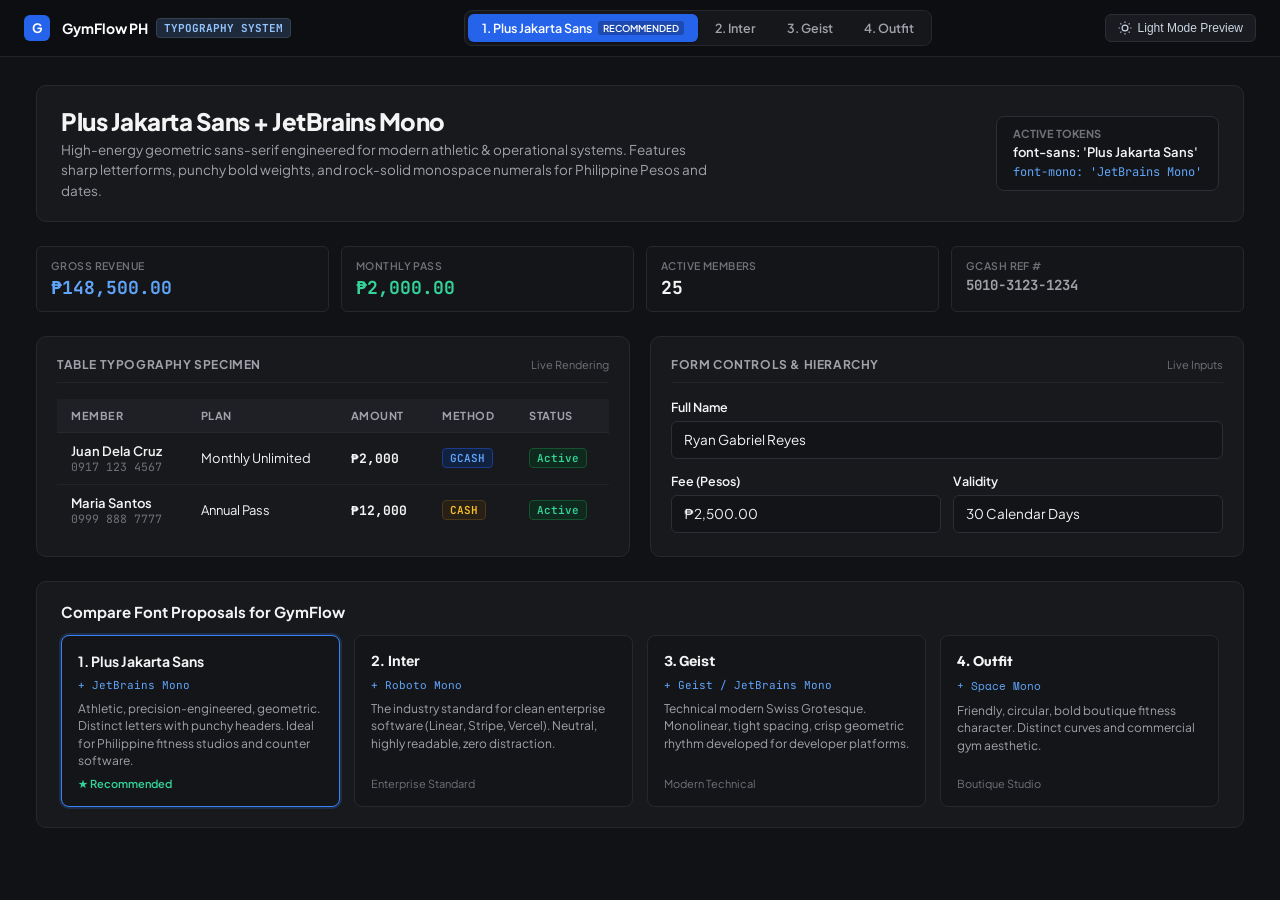
<file: font-showcase.html>
<!DOCTYPE html>
<html lang="en">
<head>
  <meta charset="UTF-8">
  <meta name="viewport" content="width=device-width, initial-scale=1.0">
  <title>GymFlow PH — Typography & Font Pairing Showcase</title>
  
  <!-- Font Preconnects -->
  <link rel="preconnect" href="https://fonts.googleapis.com">
  <link rel="preconnect" href="https://fonts.gstatic.com" crossorigin>
  
  <!-- Load Candidate Fonts for Live Comparison -->
  <link href="https://fonts.googleapis.com/css2?family=Plus+Jakarta+Sans:wght@400;500;600;700;800&family=Inter:wght@400;500;600;700;800&family=Outfit:wght@400;500;600;700;800&family=Geist:wght@400;500;600;700&family=JetBrains+Mono:wght@400;500;600;700&family=Space+Mono:wght@400;700&family=Roboto+Mono:wght@400;500;600&display=swap" rel="stylesheet">

  <style>
    *, *::before, *::after {
      box-sizing: border-box;
      margin: 0;
      padding: 0;
    }

    :root {
      /* Grounded Solid Dark Mode (Default) */
      --bg: #111215;
      --fg-primary: #f4f4f5;
      --fg-secondary: #a1a1aa;
      --fg-muted: #71717a;

      --card-bg: #18191d;
      --card-border: #27282d;
      --header-bg: #1f2025;
      --row-hover: #1e1f24;
      --row-border: #232429;

      --input-bg: #131417;
      --input-border: #2d2e35;
      --input-focus: #3b82f6;

      --primary: #3b82f6;
      --primary-fg: #ffffff;

      --radius-card: 10px;
      --radius-control: 6px;

      /* Active Font Variables */
      --active-font-sans: 'Plus Jakarta Sans', sans-serif;
      --active-font-mono: 'JetBrains Mono', monospace;
    }

    .light-mode {
      --bg: #f8fafc;
      --fg-primary: #0f172a;
      --fg-secondary: #475569;
      --fg-muted: #94a3b8;

      --card-bg: #ffffff;
      --card-border: #e2e8f0;
      --header-bg: #f1f5f9;
      --row-hover: #f8fafc;
      --row-border: #f1f5f9;

      --input-bg: #ffffff;
      --input-border: #cbd5e1;
      --input-focus: #2563eb;

      --primary: #2563eb;
      --primary-fg: #ffffff;
    }

    body {
      font-family: var(--active-font-sans);
      background: var(--bg);
      color: var(--fg-primary);
      height: 100vh;
      display: flex;
      flex-direction: column;
      overflow: hidden;
      -webkit-font-smoothing: antialiased;
      transition: background 0.15s ease, color 0.15s ease;
    }

    .font-mono-val {
      font-family: var(--active-font-mono);
    }

    /* Top Showcase Bar */
    header.top-bar {
      background: #0d0e11;
      border-bottom: 1px solid #222328;
      padding: 10px 24px;
      display: flex;
      align-items: center;
      justify-content: space-between;
      gap: 16px;
      flex-shrink: 0;
      z-index: 50;
    }

    .brand-meta {
      display: flex;
      align-items: center;
      gap: 12px;
    }

    .brand-logo {
      width: 26px;
      height: 26px;
      border-radius: 6px;
      background: #2563eb;
      color: #fff;
      display: flex;
      align-items: center;
      justify-content: center;
      font-weight: 700;
      font-size: 13px;
    }

    .brand-title {
      font-weight: 700;
      font-size: 14px;
      color: #fff;
      display: flex;
      align-items: center;
      gap: 8px;
    }

    .badge-spec {
      font-family: var(--active-font-mono);
      font-size: 11px;
      background: #1e293b;
      color: #93c5fd;
      border: 1px solid #334155;
      padding: 2px 7px;
      border-radius: 4px;
    }

    /* Font Switcher Tabs */
    .font-tabs-group {
      display: flex;
      background: #16171b;
      border: 1px solid #27282d;
      border-radius: 8px;
      padding: 3px;
      gap: 3px;
    }

    .font-tab-btn {
      background: transparent;
      border: none;
      color: #a1a1aa;
      font-family: var(--font-sans);
      font-size: 12.5px;
      font-weight: 600;
      padding: 6px 14px;
      border-radius: 6px;
      cursor: pointer;
      display: flex;
      align-items: center;
      gap: 6px;
      transition: all 0.15s ease;
    }

    .font-tab-btn:hover {
      color: #fff;
      background: rgba(255, 255, 255, 0.05);
    }

    .font-tab-btn.active {
      background: #2563eb;
      color: #fff;
      box-shadow: 0 1px 2px rgba(0, 0, 0, 0.3);
    }

    .tab-badge {
      font-size: 9.5px;
      background: rgba(0, 0, 0, 0.25);
      padding: 1px 5px;
      border-radius: 3px;
      text-transform: uppercase;
    }

    .btn-tool {
      background: #1a1b20;
      border: 1px solid #2d2e35;
      color: #cbd5e1;
      padding: 6px 12px;
      border-radius: 6px;
      font-size: 12px;
      font-weight: 500;
      cursor: pointer;
      display: flex;
      align-items: center;
      gap: 6px;
      transition: all 0.15s ease;
    }

    .btn-tool:hover {
      background: #22242a;
      color: #fff;
    }

    /* Main Viewport */
    .viewport {
      flex: 1;
      padding: 28px 36px;
      overflow-y: auto;
      max-width: 1400px;
      width: 100%;
      margin: 0 auto;
      display: flex;
      flex-direction: column;
      gap: 24px;
    }

    /* Header Banner with active font spec */
    .font-spec-banner {
      background: var(--card-bg);
      border: 1px solid var(--card-border);
      border-radius: var(--radius-card);
      padding: 20px 24px;
      display: flex;
      align-items: center;
      justify-content: space-between;
      gap: 20px;
      flex-wrap: wrap;
    }

    .font-meta-cluster h1 {
      font-size: 24px;
      font-weight: 800;
      letter-spacing: -0.02em;
      color: var(--fg-primary);
      display: flex;
      align-items: center;
      gap: 10px;
    }

    .font-meta-cluster p {
      font-size: 13.5px;
      color: var(--fg-secondary);
      margin-top: 4px;
      max-width: 650px;
      line-height: 1.5;
    }

    .font-pairing-chip {
      background: #131417;
      border: 1px solid var(--input-border);
      padding: 10px 16px;
      border-radius: 8px;
      display: flex;
      flex-direction: column;
      gap: 4px;
    }

    .light-mode .font-pairing-chip {
      background: #f1f5f9;
      border-color: #cbd5e1;
    }

    /* Specimen Grid */
    .specimen-grid {
      display: grid;
      grid-template-columns: 1fr 1fr;
      gap: 20px;
    }

    @media (max-width: 960px) {
      .specimen-grid {
        grid-template-columns: 1fr;
      }
    }

    /* Component Cards */
    .sample-card {
      background: var(--card-bg);
      border: 1px solid var(--card-border);
      border-radius: var(--radius-card);
      padding: 20px;
      display: flex;
      flex-direction: column;
      gap: 16px;
    }

    .sample-card-head {
      display: flex;
      align-items: center;
      justify-content: space-between;
      border-bottom: 1px solid var(--row-border);
      padding-bottom: 10px;
    }

    .sample-card-title {
      font-size: 12px;
      font-weight: 700;
      text-transform: uppercase;
      letter-spacing: 0.05em;
      color: var(--fg-secondary);
    }

    /* Sample Table */
    table.sample-table {
      width: 100%;
      border-collapse: collapse;
      font-size: 13px;
      text-align: left;
    }

    thead th {
      background: var(--header-bg);
      color: var(--fg-secondary);
      font-size: 11px;
      font-weight: 700;
      text-transform: uppercase;
      letter-spacing: 0.05em;
      padding: 10px 14px;
      border-bottom: 1px solid var(--card-border);
      white-space: nowrap;
    }

    tbody tr {
      border-bottom: 1px solid var(--row-border);
    }

    tbody tr:last-child {
      border-bottom: none;
    }

    tbody td {
      padding: 10px 14px;
      vertical-align: middle;
      color: var(--fg-primary);
    }

    .badge-sample {
      display: inline-flex;
      align-items: center;
      font-family: var(--active-font-mono);
      font-size: 11px;
      font-weight: 600;
      padding: 2px 7px;
      border-radius: 4px;
    }

    .badge-blue { background: #112240; color: #60a5fa; border: 1px solid #1e3a8a; }
    .badge-green { background: #0f291e; color: #34d399; border: 1px solid #14532d; }
    .badge-amber { background: #262016; color: #fbbf24; border: 1px solid #4a3818; }

    .light-mode .badge-blue { background: #eff6ff; color: #2563eb; border-color: #bfdbfe; }
    .light-mode .badge-green { background: #f0fdf4; color: #16a34a; border-color: #bbf7d0; }
    .light-mode .badge-amber { background: #fefce8; color: #ca8a04; border-color: #fef08a; }

    /* Sample Form Inputs */
    .input-row {
      display: flex;
      flex-direction: column;
      gap: 6px;
    }

    .input-label {
      font-size: 12.5px;
      font-weight: 600;
      color: var(--fg-primary);
    }

    .input-field {
      height: 38px;
      padding: 0 12px;
      background: var(--input-bg);
      border: 1px solid var(--input-border);
      border-radius: var(--radius-control);
      color: var(--fg-primary);
      font-family: var(--active-font-sans);
      font-size: 13.5px;
      outline: none;
    }

    .input-field:focus {
      border-color: var(--input-focus);
    }

    /* Numeric Showcase */
    .numbers-showcase {
      display: grid;
      grid-template-columns: repeat(4, 1fr);
      gap: 12px;
    }

    .num-card {
      background: #141518;
      border: 1px solid var(--card-border);
      padding: 12px 14px;
      border-radius: 6px;
      display: flex;
      flex-direction: column;
      gap: 4px;
    }

    .light-mode .num-card {
      background: #f8fafc;
      border-color: #e2e8f0;
    }

    .num-lbl {
      font-size: 10.5px;
      text-transform: uppercase;
      letter-spacing: 0.04em;
      color: var(--fg-muted);
      font-weight: 600;
    }

    .num-val {
      font-family: var(--active-font-mono);
      font-size: 18px;
      font-weight: 700;
      color: var(--fg-primary);
    }

    /* Comparison Table at Bottom */
    .comparison-card {
      background: var(--card-bg);
      border: 1px solid var(--card-border);
      border-radius: var(--radius-card);
      padding: 20px 24px;
      display: flex;
      flex-direction: column;
      gap: 14px;
    }

    .comp-grid {
      display: grid;
      grid-template-columns: repeat(4, 1fr);
      gap: 14px;
    }

    @media (max-width: 900px) {
      .comp-grid {
        grid-template-columns: 1fr 1fr;
      }
    }

    .comp-box {
      background: #141518;
      border: 1px solid var(--card-border);
      border-radius: 8px;
      padding: 16px;
      display: flex;
      flex-direction: column;
      gap: 8px;
      cursor: pointer;
      transition: all 0.15s ease;
    }

    .light-mode .comp-box {
      background: #f8fafc;
      border-color: #e2e8f0;
    }

    .comp-box:hover, .comp-box.selected {
      border-color: #3b82f6;
      box-shadow: 0 0 0 2px rgba(59, 130, 246, 0.2);
    }

    .comp-name {
      font-size: 14px;
      font-weight: 700;
      color: var(--fg-primary);
    }

    .comp-desc {
      font-size: 12px;
      color: var(--fg-secondary);
      line-height: 1.45;
    }

    .toast {
      position: fixed;
      bottom: 24px;
      right: 24px;
      background: #18191d;
      border: 1px solid #27282d;
      color: #fff;
      padding: 12px 18px;
      border-radius: 6px;
      font-size: 13px;
      font-weight: 600;
      opacity: 0;
      transform: translateY(20px);
      transition: all 0.2s ease;
      z-index: 100;
    }

    .toast.show {
      opacity: 1;
      transform: translateY(0);
    }
  </style>
</head>
<body>

  <!-- Top Control Bar -->
  <header class="top-bar">
    <div class="brand-meta">
      <div class="brand-logo">G</div>
      <div>
        <span class="brand-title">
          GymFlow PH <span class="badge-spec">TYPOGRAPHY SYSTEM</span>
        </span>
      </div>
    </div>

    <!-- 4 Curated Font Pairings -->
    <div class="font-tabs-group">
      <button class="font-tab-btn active" onclick="applyFont('jakarta', this)" id="btn-jakarta">
        <span>1. Plus Jakarta Sans</span>
        <span class="tab-badge">RECOMMENDED</span>
      </button>
      <button class="font-tab-btn" onclick="applyFont('inter', this)" id="btn-inter">
        <span>2. Inter</span>
      </button>
      <button class="font-tab-btn" onclick="applyFont('geist', this)" id="btn-geist">
        <span>3. Geist</span>
      </button>
      <button class="font-tab-btn" onclick="applyFont('outfit', this)" id="btn-outfit">
        <span>4. Outfit</span>
      </button>
    </div>

    <div class="tools-cluster">
      <button class="btn-tool" onclick="toggleTheme()" id="themeBtn">
        <svg width="14" height="14" viewBox="0 0 24 24" fill="none" stroke="currentColor" stroke-width="2"><circle cx="12" cy="12" r="5"/><path d="M12 1v2M12 21v2M4.22 4.22l1.42 1.42M18.36 18.36l1.42 1.42M1 12h2M21 12h2M4.22 19.78l1.42-1.42M18.36 5.64l1.42-1.42"/></svg>
        <span id="themeLabel">Light Mode Preview</span>
      </button>
    </div>
  </header>

  <!-- Main Viewport -->
  <main class="viewport">

    <!-- Active Font Meta Banner -->
    <div class="font-spec-banner">
      <div class="font-meta-cluster">
        <h1 id="banner-font-name">
          Plus Jakarta Sans + JetBrains Mono
        </h1>
        <p id="banner-font-desc">
          High-energy geometric sans-serif engineered for modern athletic & operational systems. Features sharp letterforms, punchy bold weights, and rock-solid monospace numerals for Philippine Pesos and dates.
        </p>
      </div>

      <div class="font-pairing-chip">
        <div style="font-size: 11px; text-transform: uppercase; color: var(--fg-muted); font-weight: 700;">Active Tokens</div>
        <div style="font-size: 13px; font-weight: 600; color: var(--fg-primary);" id="token-sans">font-sans: 'Plus Jakarta Sans'</div>
        <div style="font-size: 12px; font-family: var(--active-font-mono); color: #60a5fa;" id="token-mono">font-mono: 'JetBrains Mono'</div>
      </div>
    </div>

    <!-- Live Numeric & Currency Alignment Test -->
    <div class="numbers-showcase">
      <div class="num-card">
        <span class="num-lbl">Gross Revenue</span>
        <span class="num-val" style="color: #60a5fa;">₱148,500.00</span>
      </div>
      <div class="num-card">
        <span class="num-lbl">Monthly Pass</span>
        <span class="num-val" style="color: #34d399;">₱2,000.00</span>
      </div>
      <div class="num-card">
        <span class="num-lbl">Active Members</span>
        <span class="num-val">25</span>
      </div>
      <div class="num-card">
        <span class="num-lbl">GCash Ref #</span>
        <span class="num-val" style="font-size: 14px; color: var(--fg-secondary);">5010-3123-1234</span>
      </div>
    </div>

    <!-- Specimen UI Grid: Table + Form -->
    <div class="specimen-grid">
      <!-- Card 1: Sample Table Row -->
      <div class="sample-card">
        <div class="sample-card-head">
          <span class="sample-card-title">Table Typography Specimen</span>
          <span style="font-size: 11px; color: var(--fg-muted);">Live Rendering</span>
        </div>

        <table class="sample-table">
          <thead>
            <tr>
              <th>Member</th>
              <th>Plan</th>
              <th>Amount</th>
              <th>Method</th>
              <th>Status</th>
            </tr>
          </thead>
          <tbody>
            <tr>
              <td>
                <div style="font-weight: 600;">Juan Dela Cruz</div>
                <div style="font-size: 11.5px; color: var(--fg-muted); font-family: var(--active-font-mono);">0917 123 4567</div>
              </td>
              <td>Monthly Unlimited</td>
              <td><span class="font-mono-val" style="font-weight: 700;">₱2,000</span></td>
              <td><span class="badge-sample badge-blue">GCASH</span></td>
              <td><span class="badge-sample badge-green">Active</span></td>
            </tr>
            <tr>
              <td>
                <div style="font-weight: 600;">Maria Santos</div>
                <div style="font-size: 11.5px; color: var(--fg-muted); font-family: var(--active-font-mono);">0999 888 7777</div>
              </td>
              <td>Annual Pass</td>
              <td><span class="font-mono-val" style="font-weight: 700;">₱12,000</span></td>
              <td><span class="badge-sample badge-amber">CASH</span></td>
              <td><span class="badge-sample badge-green">Active</span></td>
            </tr>
          </tbody>
        </table>
      </div>

      <!-- Card 2: Sample Form Controls -->
      <div class="sample-card">
        <div class="sample-card-head">
          <span class="sample-card-title">Form Controls & Hierarchy</span>
          <span style="font-size: 11px; color: var(--fg-muted);">Live Inputs</span>
        </div>

        <div style="display: flex; flex-direction: column; gap: 14px;">
          <div class="input-row">
            <label class="input-label">Full Name</label>
            <input class="input-field" value="Ryan Gabriel Reyes">
          </div>

          <div style="display: grid; grid-template-columns: 1fr 1fr; gap: 12px;">
            <div class="input-row">
              <label class="input-label">Fee (Pesos)</label>
              <input class="input-field font-mono-val" value="₱2,500.00">
            </div>
            <div class="input-row">
              <label class="input-label">Validity</label>
              <input class="input-field" value="30 Calendar Days">
            </div>
          </div>
        </div>
      </div>
    </div>

    <!-- 4 Font Pairings Comparison Grid -->
    <div class="comparison-card">
      <div style="font-size: 15px; font-weight: 700; color: var(--fg-primary);">
        Compare Font Proposals for GymFlow
      </div>

      <div class="comp-grid">
        <!-- 1. Plus Jakarta Sans -->
        <div class="comp-box selected" id="box-jakarta" onclick="applyFont('jakarta', document.getElementById('btn-jakarta'))">
          <div class="comp-name" style="font-family: 'Plus Jakarta Sans', sans-serif;">1. Plus Jakarta Sans</div>
          <div style="font-size: 11px; font-family: 'JetBrains Mono', monospace; color: #60a5fa;">+ JetBrains Mono</div>
          <p class="comp-desc">
            Athletic, precision-engineered, geometric. Distinct letters with punchy headers. Ideal for Philippine fitness studios and counter software.
          </p>
          <div style="margin-top: auto; font-size: 11px; color: #34d399; font-weight: 600;">★ Recommended</div>
        </div>

        <!-- 2. Inter -->
        <div class="comp-box" id="box-inter" onclick="applyFont('inter', document.getElementById('btn-inter'))">
          <div class="comp-name" style="font-family: 'Inter', sans-serif;">2. Inter</div>
          <div style="font-size: 11px; font-family: 'Roboto Mono', monospace; color: #60a5fa;">+ Roboto Mono</div>
          <p class="comp-desc">
            The industry standard for clean enterprise software (Linear, Stripe, Vercel). Neutral, highly readable, zero distraction.
          </p>
          <div style="margin-top: auto; font-size: 11px; color: var(--fg-muted);">Enterprise Standard</div>
        </div>

        <!-- 3. Geist -->
        <div class="comp-box" id="box-geist" onclick="applyFont('geist', document.getElementById('btn-geist'))">
          <div class="comp-name" style="font-family: 'Geist', sans-serif;">3. Geist</div>
          <div style="font-size: 11px; font-family: 'JetBrains Mono', monospace; color: #60a5fa;">+ Geist / JetBrains Mono</div>
          <p class="comp-desc">
            Technical modern Swiss Grotesque. Monolinear, tight spacing, crisp geometric rhythm developed for developer platforms.
          </p>
          <div style="margin-top: auto; font-size: 11px; color: var(--fg-muted);">Modern Technical</div>
        </div>

        <!-- 4. Outfit -->
        <div class="comp-box" id="box-outfit" onclick="applyFont('outfit', document.getElementById('btn-outfit'))">
          <div class="comp-name" style="font-family: 'Outfit', sans-serif;">4. Outfit</div>
          <div style="font-size: 11px; font-family: 'Space Mono', monospace; color: #60a5fa;">+ Space Mono</div>
          <p class="comp-desc">
            Friendly, circular, bold boutique fitness character. Distinct curves and commercial gym aesthetic.
          </p>
          <div style="margin-top: auto; font-size: 11px; color: var(--fg-muted);">Boutique Studio</div>
        </div>
      </div>
    </div>

  </main>

  <div class="toast" id="toast">
    <span id="toast-msg">Font changed</span>
  </div>

  <script>
    const fontConfigs = {
      jakarta: {
        name: "Plus Jakarta Sans + JetBrains Mono",
        desc: "High-energy geometric sans-serif engineered for modern athletic & operational systems. Features sharp letterforms, punchy bold weights, and rock-solid monospace numerals for Philippine Pesos and dates.",
        sans: "'Plus Jakarta Sans', sans-serif",
        mono: "'JetBrains Mono', monospace"
      },
      inter: {
        name: "Inter + Roboto Mono",
        desc: "The universal benchmark for web application design. Clean, neutral, high x-height, and unmatched legibility in compact data tables and administrative rows.",
        sans: "'Inter', sans-serif",
        mono: "'Roboto Mono', monospace"
      },
      geist: {
        name: "Geist + JetBrains Mono",
        desc: "Modern Swiss grotesque typeface engineered by Vercel. Tight tracking, technical proportions, and mathematical precision designed specifically for screens.",
        sans: "'Geist', -apple-system, sans-serif",
        mono: "'JetBrains Mono', monospace"
      },
      outfit: {
        name: "Outfit + Space Mono",
        desc: "Bold, energetic geometric sans inspired by athletic branding and boutique fitness clubs. Circular letterforms with high charisma.",
        sans: "'Outfit', sans-serif",
        mono: "'Space Mono', monospace"
      }
    };

    function applyFont(key, btn) {
      document.querySelectorAll('.font-tab-btn').forEach(b => b.classList.remove('active'));
      document.querySelectorAll('.comp-box').forEach(b => b.classList.remove('selected'));
      
      if (btn) btn.classList.add('active');
      const box = document.getElementById('box-' + key);
      if (box) box.classList.add('selected');

      const config = fontConfigs[key];
      document.documentElement.style.setProperty('--active-font-sans', config.sans);
      document.documentElement.style.setProperty('--active-font-mono', config.mono);

      document.getElementById('banner-font-name').innerText = config.name;
      document.getElementById('banner-font-desc').innerText = config.desc;
      document.getElementById('token-sans').innerText = `font-sans: ${config.sans}`;
      document.getElementById('token-mono').innerText = `font-mono: ${config.mono}`;

      showToast(`Applied ${config.name}`);
    }

    function toggleTheme() {
      const isLight = document.body.classList.toggle('light-mode');
      document.getElementById('themeLabel').innerText = isLight ? 'Dark Mode Preview' : 'Light Mode Preview';
    }

    function showToast(msg) {
      const t = document.getElementById('toast');
      document.getElementById('toast-msg').innerText = msg;
      t.classList.add('show');
      setTimeout(() => t.classList.remove('show'), 2000);
    }
  </script>
</body>
</html>
</file>
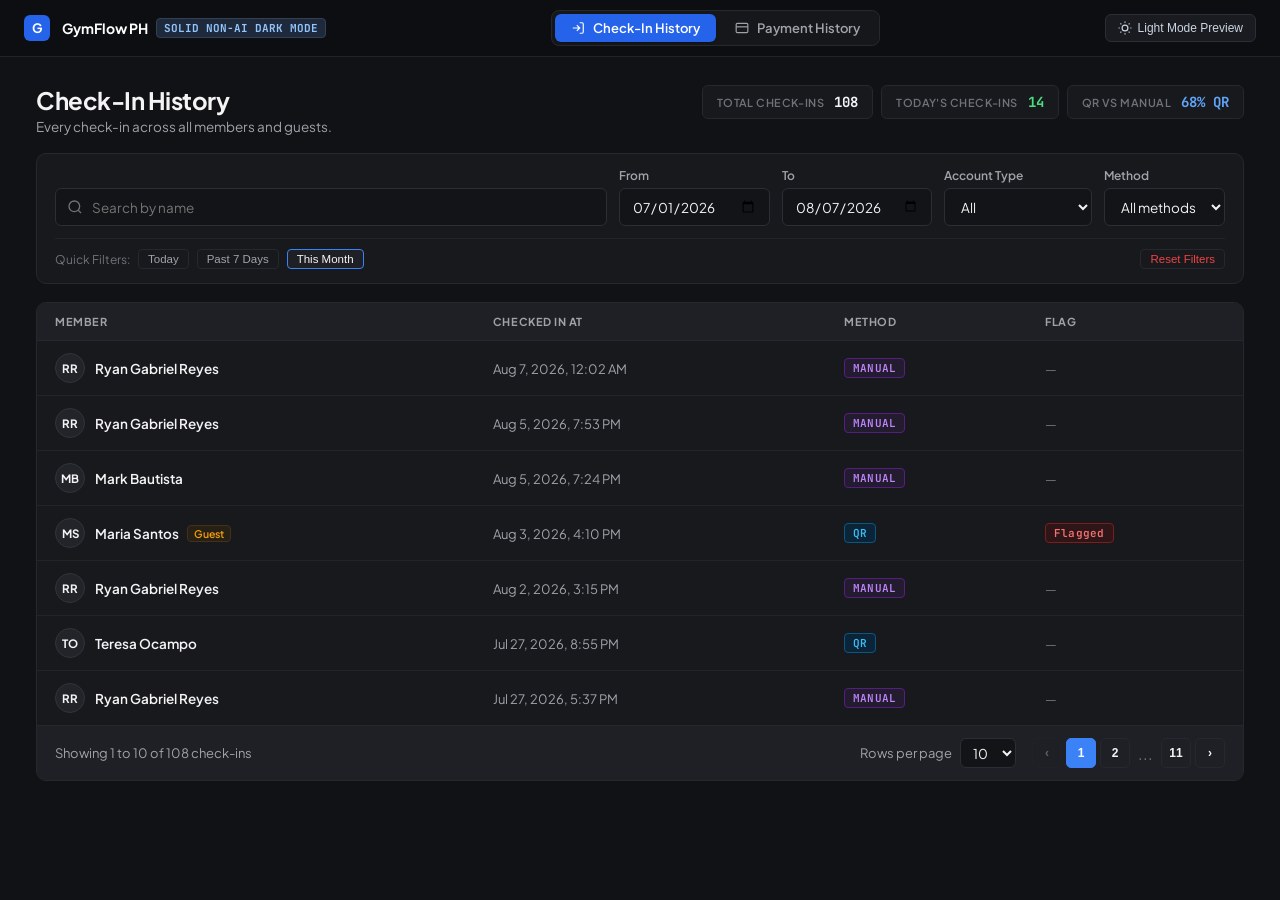
<file: history-pages-mockups.html>
<!DOCTYPE html>
<html lang="en">
<head>
  <meta charset="UTF-8">
  <meta name="viewport" content="width=device-width, initial-scale=1.0">
  <title>GymFlow PH — Unified History Pages (Crafted Non-AI Dark Mode)</title>
  <link rel="preconnect" href="https://fonts.googleapis.com">
  <link rel="preconnect" href="https://fonts.gstatic.com" crossorigin>
  <link href="https://fonts.googleapis.com/css2?family=Plus+Jakarta+Sans:wght@400;500;600;700;800&family=JetBrains+Mono:wght@400;500;600;700&display=swap" rel="stylesheet">
  <style>
    *, *::before, *::after {
      box-sizing: border-box;
      margin: 0;
      padding: 0;
    }

    :root {
      --font-sans: 'Plus Jakarta Sans', -apple-system, BlinkMacSystemFont, 'Segoe UI', Roboto, sans-serif;
      --font-mono: 'JetBrains Mono', monospace;

      /* Grounded, Solid Dark Mode (Linear / GitHub / GymFlow spec — zero glassmorphism, zero AI gradients) */
      --bg: #111215;                   /* Solid deep neutral charcoal */
      --fg-primary: #f4f4f5;           /* Clear white-gray text */
      --fg-secondary: #a1a1aa;         /* Muted secondary labels */
      --fg-muted: #71717a;             /* Subtle tertiary text */

      --card-bg: #18191d;              /* Solid surface card */
      --card-border: #27282d;          /* Crisp neutral border */
      --header-bg: #1f2025;            /* Solid distinguished table header */
      --row-hover: #1e1f24;            /* Solid hover state */
      --row-border: #232429;           /* Clean row divider */

      --input-bg: #131417;             /* Solid recessed input */
      --input-border: #2d2e35;         /* Distinct input boundary */
      --input-focus: #3b82f6;

      --primary: #3b82f6;
      --primary-fg: #ffffff;

      --radius-table: 10px;
      --radius-control: 6px;
    }

    .light-mode {
      --bg: #f8fafc;
      --fg-primary: #0f172a;
      --fg-secondary: #475569;
      --fg-muted: #94a3b8;

      --card-bg: #ffffff;
      --card-border: #e2e8f0;
      --header-bg: #f1f5f9;
      --row-hover: #f8fafc;
      --row-border: #f1f5f9;

      --input-bg: #ffffff;
      --input-border: #cbd5e1;
      --input-focus: #2563eb;

      --primary: #2563eb;
      --primary-fg: #ffffff;
    }

    body {
      font-family: var(--font-sans);
      background: var(--bg);
      color: var(--fg-primary);
      height: 100vh;
      display: flex;
      flex-direction: column;
      overflow: hidden;
      -webkit-font-smoothing: antialiased;
      transition: background 0.15s ease, color 0.15s ease;
    }

    /* Top Control Bar */
    header.top-bar {
      background: #0d0e11;
      border-bottom: 1px solid #222328;
      padding: 10px 24px;
      display: flex;
      align-items: center;
      justify-content: space-between;
      gap: 16px;
      flex-shrink: 0;
      z-index: 50;
    }

    .brand-meta {
      display: flex;
      align-items: center;
      gap: 12px;
    }

    .brand-logo {
      width: 26px;
      height: 26px;
      border-radius: 6px;
      background: #2563eb;
      color: #fff;
      display: flex;
      align-items: center;
      justify-content: center;
      font-weight: 700;
      font-size: 13px;
    }

    .brand-title {
      font-weight: 700;
      font-size: 14px;
      color: #fff;
      display: flex;
      align-items: center;
      gap: 8px;
    }

    .badge-spec {
      font-family: var(--font-mono);
      font-size: 11px;
      background: #1e293b;
      color: #93c5fd;
      border: 1px solid #334155;
      padding: 2px 7px;
      border-radius: 4px;
    }

    .page-switch-tabs {
      display: flex;
      background: #16171b;
      border: 1px solid #27282d;
      border-radius: 8px;
      padding: 3px;
      gap: 3px;
    }

    .page-tab-btn {
      background: transparent;
      border: none;
      color: #a1a1aa;
      font-family: var(--font-sans);
      font-size: 13px;
      font-weight: 600;
      padding: 6px 16px;
      border-radius: 6px;
      cursor: pointer;
      display: flex;
      align-items: center;
      gap: 8px;
      transition: all 0.15s ease;
    }

    .page-tab-btn:hover {
      color: #fff;
      background: rgba(255, 255, 255, 0.05);
    }

    .page-tab-btn.active {
      background: #2563eb;
      color: #fff;
      box-shadow: 0 1px 2px rgba(0, 0, 0, 0.3);
    }

    .tools-cluster {
      display: flex;
      align-items: center;
      gap: 10px;
    }

    .btn-tool {
      background: #1a1b20;
      border: 1px solid #2d2e35;
      color: #cbd5e1;
      padding: 6px 12px;
      border-radius: 6px;
      font-size: 12px;
      font-weight: 500;
      cursor: pointer;
      display: flex;
      align-items: center;
      gap: 6px;
      transition: all 0.15s ease;
    }

    .btn-tool:hover {
      background: #22242a;
      color: #fff;
    }

    /* Main Scrollable Canvas */
    .history-viewport {
      flex: 1;
      padding: 28px 36px;
      overflow-y: auto;
      max-width: 1440px;
      width: 100%;
      margin: 0 auto;
      display: flex;
      flex-direction: column;
      gap: 20px;
    }

    /* Unified Header */
    .page-header-row {
      display: flex;
      align-items: flex-start;
      justify-content: space-between;
      gap: 20px;
      flex-wrap: wrap;
    }

    .title-group h1 {
      font-size: 24px;
      font-weight: 700;
      letter-spacing: -0.02em;
      color: var(--fg-primary);
      display: flex;
      align-items: center;
      gap: 8px;
    }

    .title-group p {
      font-size: 13.5px;
      color: var(--fg-secondary);
      margin-top: 3px;
    }

    /* Quick KPI Summary Ribbon */
    .kpi-ribbon {
      display: flex;
      align-items: center;
      gap: 8px;
      flex-wrap: wrap;
    }

    .kpi-chip {
      background: var(--card-bg);
      border: 1px solid var(--card-border);
      padding: 7px 14px;
      border-radius: 6px;
      display: flex;
      align-items: center;
      gap: 10px;
    }

    .kpi-label {
      font-size: 11px;
      text-transform: uppercase;
      letter-spacing: 0.04em;
      color: var(--fg-muted);
      font-weight: 600;
    }

    .kpi-val {
      font-family: var(--font-mono);
      font-size: 14px;
      font-weight: 700;
      color: var(--fg-primary);
    }

    /* Unified Filter Toolbar Card (Solid, engineered) */
    .filter-card {
      background: var(--card-bg);
      border: 1px solid var(--card-border);
      border-radius: var(--radius-table);
      padding: 14px 18px;
      display: flex;
      flex-direction: column;
      gap: 12px;
    }

    .filter-controls-row {
      display: flex;
      align-items: flex-end;
      gap: 12px;
      flex-wrap: wrap;
    }

    .filter-field {
      display: flex;
      flex-direction: column;
      gap: 5px;
    }

    .filter-label {
      font-size: 12px;
      font-weight: 600;
      color: var(--fg-secondary);
    }

    .search-wrapper {
      position: relative;
      flex: 1;
      min-width: 240px;
    }

    .search-icon {
      position: absolute;
      left: 12px;
      top: 50%;
      transform: translateY(-50%);
      color: var(--fg-muted);
      pointer-events: none;
    }

    .input-control, .select-control {
      height: 38px;
      padding: 0 12px;
      background: var(--input-bg);
      border: 1px solid var(--input-border);
      border-radius: var(--radius-control);
      color: var(--fg-primary);
      font-family: var(--font-sans);
      font-size: 13.5px;
      outline: none;
      transition: border-color 0.15s ease;
    }

    .input-control:focus, .select-control:focus {
      border-color: var(--input-focus);
    }

    .search-input {
      padding-left: 36px;
      width: 100%;
    }

    .quick-preset-bar {
      display: flex;
      align-items: center;
      gap: 8px;
      padding-top: 10px;
      border-top: 1px solid var(--row-border);
      font-size: 12px;
      color: var(--fg-muted);
    }

    .quick-pill {
      background: transparent;
      border: 1px solid var(--card-border);
      color: var(--fg-secondary);
      padding: 3px 9px;
      border-radius: 4px;
      font-size: 11.5px;
      font-weight: 500;
      cursor: pointer;
      transition: all 0.15s ease;
    }

    .quick-pill:hover, .quick-pill.active {
      background: var(--header-bg);
      color: var(--fg-primary);
      border-color: #3b82f6;
    }

    /* Unified Elevated Table Card (Solid, crisp edges) */
    .table-container-card {
      background: var(--card-bg);
      border: 1px solid var(--card-border);
      border-radius: var(--radius-table);
      overflow: hidden;
      display: flex;
      flex-direction: column;
    }

    table.unified-table {
      width: 100%;
      border-collapse: collapse;
      text-align: left;
      font-size: 13.5px;
    }

    thead th {
      background: var(--header-bg);
      color: var(--fg-secondary);
      font-size: 11px;
      font-weight: 700;
      text-transform: uppercase;
      letter-spacing: 0.05em;
      padding: 12px 18px;
      border-bottom: 1px solid var(--card-border);
      white-space: nowrap;
    }

    tbody tr {
      border-bottom: 1px solid var(--row-border);
      transition: background 0.12s ease;
    }

    tbody tr:last-child {
      border-bottom: none;
    }

    tbody tr:hover {
      background: var(--row-hover);
    }

    tbody td {
      padding: 12px 18px;
      vertical-align: middle;
      color: var(--fg-primary);
    }

    /* Member Identity Cell with Avatar Bubble */
    .member-cell {
      display: flex;
      align-items: center;
      gap: 10px;
    }

    .member-initials {
      width: 30px;
      height: 30px;
      border-radius: 50%;
      background: #23242a;
      border: 1px solid #32343b;
      color: var(--fg-primary);
      display: flex;
      align-items: center;
      justify-content: center;
      font-size: 11.5px;
      font-weight: 700;
      flex-shrink: 0;
    }

    .light-mode .member-initials {
      background: #f1f5f9;
      border-color: #cbd5e1;
      color: #334155;
    }

    .member-name-text {
      font-weight: 600;
      color: var(--fg-primary);
      display: flex;
      align-items: center;
      gap: 8px;
    }

    /* Account Type Tag */
    .badge-guest {
      font-size: 10.5px;
      font-weight: 600;
      background: #272015;
      color: #f59e0b;
      border: 1px solid #453018;
      padding: 1px 6px;
      border-radius: 4px;
    }

    .light-mode .badge-guest {
      background: #fef3c7;
      color: #b45309;
      border-color: #fde68a;
    }

    /* Semantic Method Badges (Subtle, professional, not neon glowing) */
    .method-badge {
      display: inline-flex;
      align-items: center;
      font-family: var(--font-mono);
      font-size: 11px;
      font-weight: 600;
      padding: 2px 8px;
      border-radius: 4px;
      letter-spacing: 0.02em;
    }

    /* Dark mode solid semantic badges */
    .badge-gcash {
      background: #112240;
      color: #60a5fa;
      border: 1px solid #1e3a8a;
    }

    .badge-maya {
      background: #0f291e;
      color: #34d399;
      border: 1px solid #14532d;
    }

    .badge-cash {
      background: #262016;
      color: #fbbf24;
      border: 1px solid #4a3818;
    }

    .badge-qr {
      background: #0c2438;
      color: #38bdf8;
      border: 1px solid #075985;
    }

    .badge-manual {
      background: #221c2e;
      color: #c084fc;
      border: 1px solid #581c87;
    }

    .badge-flagged {
      background: #2e1518;
      color: #f87171;
      border: 1px solid #7f1d1d;
    }

    /* Light mode equivalents */
    .light-mode .badge-gcash {
      background: #eff6ff;
      color: #2563eb;
      border-color: #bfdbfe;
    }
    .light-mode .badge-maya {
      background: #f0fdf4;
      color: #16a34a;
      border-color: #bbf7d0;
    }
    .light-mode .badge-cash {
      background: #fefce8;
      color: #ca8a04;
      border-color: #fef08a;
    }
    .light-mode .badge-qr {
      background: #f0f9ff;
      color: #0284c7;
      border-color: #bae6fd;
    }
    .light-mode .badge-manual {
      background: #faf5ff;
      color: #9333ea;
      border-color: #e9d5ff;
    }
    .light-mode .badge-flagged {
      background: #fef2f2;
      color: #dc2626;
      border-color: #fecaca;
    }

    /* Monospace Amount */
    .amount-cell {
      font-family: var(--font-mono);
      font-weight: 700;
      color: var(--fg-primary);
      font-size: 13.5px;
    }

    .ref-code {
      font-family: var(--font-mono);
      font-size: 12px;
      color: var(--fg-secondary);
      background: #15161a;
      border: 1px solid #292a30;
      padding: 2px 6px;
      border-radius: 4px;
    }

    .light-mode .ref-code {
      background: #f8fafc;
      border-color: #e2e8f0;
      color: #475569;
    }

    .timestamp-text {
      color: var(--fg-secondary);
      font-size: 13px;
    }

    /* Unified Table Footer Pagination */
    .table-footer-pagination {
      padding: 12px 18px;
      border-top: 1px solid var(--card-border);
      background: var(--header-bg);
      display: flex;
      align-items: center;
      justify-content: space-between;
      flex-wrap: wrap;
      gap: 16px;
    }

    .record-count-text {
      font-size: 13px;
      color: var(--fg-secondary);
    }

    .pagination-actions {
      display: flex;
      align-items: center;
      gap: 16px;
    }

    .rows-dropdown {
      display: flex;
      align-items: center;
      gap: 8px;
      font-size: 13px;
      color: var(--fg-secondary);
    }

    .pg-buttons {
      display: flex;
      align-items: center;
      gap: 4px;
    }

    .pg-btn {
      width: 30px;
      height: 30px;
      background: transparent;
      border: 1px solid var(--card-border);
      color: var(--fg-primary);
      border-radius: 5px;
      font-size: 12px;
      font-weight: 600;
      cursor: pointer;
      display: flex;
      align-items: center;
      justify-content: center;
      transition: all 0.12s ease;
    }

    .pg-btn:hover {
      background: rgba(255, 255, 255, 0.06);
    }

    .pg-btn.active {
      background: var(--primary);
      color: #fff;
      border-color: var(--primary);
    }

    .pg-btn:disabled {
      opacity: 0.3;
      cursor: not-allowed;
    }

    /* Page View Containers */
    .history-page-view {
      display: none;
      flex-direction: column;
      gap: 18px;
    }

    .history-page-view.active {
      display: flex;
      animation: viewFade 0.15s ease-out;
    }

    @keyframes viewFade {
      from { opacity: 0; transform: translateY(2px); }
      to { opacity: 1; transform: translateY(0); }
    }
  </style>
</head>
<body>

  <!-- Top Navigation Controls -->
  <header class="top-bar">
    <div class="brand-meta">
      <div class="brand-logo">G</div>
      <div>
        <span class="brand-title">
          GymFlow PH <span class="badge-spec">SOLID NON-AI DARK MODE</span>
        </span>
      </div>
    </div>

    <!-- Toggle between the Two History Pages -->
    <div class="page-switch-tabs">
      <button class="page-tab-btn active" onclick="switchPageView('checkin')" id="btn-checkin">
        <svg width="14" height="14" viewBox="0 0 24 24" fill="none" stroke="currentColor" stroke-width="2"><path d="M15 3h4a2 2 0 0 1 2 2v14a2 2 0 0 1-2 2h-4M10 17l5-5-5-5M15 12H3"/></svg>
        <span>Check-In History</span>
      </button>
      <button class="page-tab-btn" onclick="switchPageView('payment')" id="btn-payment">
        <svg width="14" height="14" viewBox="0 0 24 24" fill="none" stroke="currentColor" stroke-width="2"><rect x="2" y="4" width="20" height="16" rx="2"/><line x1="2" y1="10" x2="22" y2="10"/></svg>
        <span>Payment History</span>
      </button>
    </div>

    <!-- Theme Toggle -->
    <div class="tools-cluster">
      <button class="btn-tool" onclick="toggleTheme()" id="themeBtn">
        <svg width="14" height="14" viewBox="0 0 24 24" fill="none" stroke="currentColor" stroke-width="2"><circle cx="12" cy="12" r="5"/><path d="M12 1v2M12 21v2M4.22 4.22l1.42 1.42M18.36 18.36l1.42 1.42M1 12h2M21 12h2M4.22 19.78l1.42-1.42M18.36 5.64l1.42-1.42"/></svg>
        <span id="themeLabel">Light Mode Preview</span>
      </button>
    </div>
  </header>

  <!-- Viewport Canvas -->
  <main class="history-viewport">

    <!-- ============================================================
         PAGE 1: CHECK-IN HISTORY (Clean, Solid, Grounded)
         ============================================================ -->
    <div class="history-page-view active" id="view-checkin">
      
      <!-- Unified Header + KPI Stats Ribbon -->
      <div class="page-header-row">
        <div class="title-group">
          <h1>
            Check-In History
          </h1>
          <p>Every check-in across all members and guests.</p>
        </div>

        <!-- Quick Summary Ribbon -->
        <div class="kpi-ribbon">
          <div class="kpi-chip">
            <span class="kpi-label">Total Check-Ins</span>
            <span class="kpi-val">108</span>
          </div>
          <div class="kpi-chip">
            <span class="kpi-label">Today's Check-Ins</span>
            <span class="kpi-val" style="color: #4ade80;">14</span>
          </div>
          <div class="kpi-chip">
            <span class="kpi-label">QR vs Manual</span>
            <span class="kpi-val" style="color: #60a5fa;">68% QR</span>
          </div>
        </div>
      </div>

      <!-- Unified Filter Toolbar Card (Solid, no glassmorphism) -->
      <div class="filter-card">
        <div class="filter-controls-row">
          <div class="search-wrapper">
            <svg class="search-icon" width="16" height="16" viewBox="0 0 24 24" fill="none" stroke="currentColor" stroke-width="2"><circle cx="11" cy="11" r="8"/><line x1="21" y1="21" x2="16.65" y2="16.65"/></svg>
            <input class="input-control search-input" placeholder="Search by name" value="" id="checkin-search-input">
          </div>

          <div class="filter-field">
            <label class="filter-label">From</label>
            <input class="input-control" type="date" value="2026-07-01">
          </div>

          <div class="filter-field">
            <label class="filter-label">To</label>
            <input class="input-control" type="date" value="2026-08-07">
          </div>

          <div class="filter-field">
            <label class="filter-label">Account Type</label>
            <select class="select-control">
              <option selected>All</option>
              <option>Members only</option>
              <option>Guest accounts</option>
            </select>
          </div>

          <div class="filter-field">
            <label class="filter-label">Method</label>
            <select class="select-control">
              <option selected>All methods</option>
              <option>QR code</option>
              <option>Manual</option>
            </select>
          </div>
        </div>

        <div class="quick-preset-bar">
          <span>Quick Filters:</span>
          <button class="quick-pill">Today</button>
          <button class="quick-pill">Past 7 Days</button>
          <button class="quick-pill active">This Month</button>
          <button class="quick-pill" style="margin-left: auto; color: #ef4444;">Reset Filters</button>
        </div>
      </div>

      <!-- Unified Table Card (Solid surface with clear borders) -->
      <div class="table-container-card">
        <table class="unified-table">
          <thead>
            <tr>
              <th>Member</th>
              <th>Checked In At</th>
              <th>Method</th>
              <th>Flag</th>
            </tr>
          </thead>
          <tbody>
            <tr>
              <td>
                <div class="member-cell">
                  <div class="member-initials">RR</div>
                  <span class="member-name-text">Ryan Gabriel Reyes</span>
                </div>
              </td>
              <td><span class="timestamp-text">Aug 7, 2026, 12:02 AM</span></td>
              <td><span class="method-badge badge-manual">MANUAL</span></td>
              <td><span style="color: var(--fg-muted); font-size: 13px;">—</span></td>
            </tr>
            <tr>
              <td>
                <div class="member-cell">
                  <div class="member-initials">RR</div>
                  <span class="member-name-text">Ryan Gabriel Reyes</span>
                </div>
              </td>
              <td><span class="timestamp-text">Aug 5, 2026, 7:53 PM</span></td>
              <td><span class="method-badge badge-manual">MANUAL</span></td>
              <td><span style="color: var(--fg-muted); font-size: 13px;">—</span></td>
            </tr>
            <tr>
              <td>
                <div class="member-cell">
                  <div class="member-initials">MB</div>
                  <span class="member-name-text">Mark Bautista</span>
                </div>
              </td>
              <td><span class="timestamp-text">Aug 5, 2026, 7:24 PM</span></td>
              <td><span class="method-badge badge-manual">MANUAL</span></td>
              <td><span style="color: var(--fg-muted); font-size: 13px;">—</span></td>
            </tr>
            <tr>
              <td>
                <div class="member-cell">
                  <div class="member-initials">MS</div>
                  <div class="member-name-text">
                    Maria Santos
                    <span class="badge-guest">Guest</span>
                  </div>
                </div>
              </td>
              <td><span class="timestamp-text">Aug 3, 2026, 4:10 PM</span></td>
              <td><span class="method-badge badge-qr">QR</span></td>
              <td><span class="method-badge badge-flagged">Flagged</span></td>
            </tr>
            <tr>
              <td>
                <div class="member-cell">
                  <div class="member-initials">RR</div>
                  <span class="member-name-text">Ryan Gabriel Reyes</span>
                </div>
              </td>
              <td><span class="timestamp-text">Aug 2, 2026, 3:15 PM</span></td>
              <td><span class="method-badge badge-manual">MANUAL</span></td>
              <td><span style="color: var(--fg-muted); font-size: 13px;">—</span></td>
            </tr>
            <tr>
              <td>
                <div class="member-cell">
                  <div class="member-initials">TO</div>
                  <span class="member-name-text">Teresa Ocampo</span>
                </div>
              </td>
              <td><span class="timestamp-text">Jul 27, 2026, 8:55 PM</span></td>
              <td><span class="method-badge badge-qr">QR</span></td>
              <td><span style="color: var(--fg-muted); font-size: 13px;">—</span></td>
            </tr>
            <tr>
              <td>
                <div class="member-cell">
                  <div class="member-initials">RR</div>
                  <span class="member-name-text">Ryan Gabriel Reyes</span>
                </div>
              </td>
              <td><span class="timestamp-text">Jul 27, 2026, 5:37 PM</span></td>
              <td><span class="method-badge badge-manual">MANUAL</span></td>
              <td><span style="color: var(--fg-muted); font-size: 13px;">—</span></td>
            </tr>
          </tbody>
        </table>

        <!-- Unified Pagination Bar -->
        <div class="table-footer-pagination">
          <p class="record-count-text">
            Showing 1 to 10 of 108 check-ins
          </p>
          <div class="pagination-actions">
            <div class="rows-dropdown">
              <span>Rows per page</span>
              <select class="select-control" style="height: 30px; padding: 0 8px;">
                <option selected>10</option>
                <option>25</option>
                <option>50</option>
              </select>
            </div>
            <div class="pg-buttons">
              <button class="pg-btn" disabled>‹</button>
              <button class="pg-btn active">1</button>
              <button class="pg-btn">2</button>
              <span style="padding: 0 4px; color: var(--fg-muted);">...</span>
              <button class="pg-btn">11</button>
              <button class="pg-btn">›</button>
            </div>
          </div>
        </div>
      </div>
    </div>


    <!-- ============================================================
         PAGE 2: PAYMENT HISTORY (Clean, Solid, Grounded)
         ============================================================ -->
    <div class="history-page-view" id="view-payment">
      
      <!-- Unified Header + KPI Stats Ribbon -->
      <div class="page-header-row">
        <div class="title-group">
          <h1>
            Payment History
          </h1>
          <p>Every payment across all members and guests.</p>
        </div>

        <!-- Quick Summary Ribbon -->
        <div class="kpi-ribbon">
          <div class="kpi-chip">
            <span class="kpi-label">Total Collections</span>
            <span class="kpi-val" style="color: #4ade80;">₱148,000</span>
          </div>
          <div class="kpi-chip">
            <span class="kpi-label">E-Wallets (GCash/Maya)</span>
            <span class="kpi-val" style="color: #60a5fa;">₱92,000</span>
          </div>
          <div class="kpi-chip">
            <span class="kpi-label">Cash at Counter</span>
            <span class="kpi-val" style="color: #fbbf24;">₱56,000</span>
          </div>
        </div>
      </div>

      <!-- Unified Filter Toolbar Card -->
      <div class="filter-card">
        <div class="filter-controls-row">
          <div class="search-wrapper">
            <svg class="search-icon" width="16" height="16" viewBox="0 0 24 24" fill="none" stroke="currentColor" stroke-width="2"><circle cx="11" cy="11" r="8"/><line x1="21" y1="21" x2="16.65" y2="16.65"/></svg>
            <input class="input-control search-input" placeholder="Search by name" value="" id="payment-search-input">
          </div>

          <div class="filter-field">
            <label class="filter-label">From</label>
            <input class="input-control" type="date" value="2026-07-01">
          </div>

          <div class="filter-field">
            <label class="filter-label">To</label>
            <input class="input-control" type="date" value="2026-08-07">
          </div>

          <div class="filter-field">
            <label class="filter-label">Account Type</label>
            <select class="select-control">
              <option selected>All</option>
              <option>Members only</option>
              <option>Guest accounts</option>
            </select>
          </div>

          <div class="filter-field">
            <label class="filter-label">Method</label>
            <select class="select-control">
              <option selected>All methods</option>
              <option>GCash</option>
              <option>Maya</option>
              <option>Cash</option>
            </select>
          </div>
        </div>

        <div class="quick-preset-bar">
          <span>Quick Filters:</span>
          <button class="quick-pill">Today</button>
          <button class="quick-pill">Past 7 Days</button>
          <button class="quick-pill active">This Month</button>
          <button class="quick-pill" style="margin-left: auto; color: #ef4444;">Reset Filters</button>
        </div>
      </div>

      <!-- Unified Table Card -->
      <div class="table-container-card">
        <table class="unified-table">
          <thead>
            <tr>
              <th>Member</th>
              <th>Plan / Membership</th>
              <th>Amount</th>
              <th>Method</th>
              <th>Reference</th>
              <th>Paid At</th>
            </tr>
          </thead>
          <tbody>
            <tr>
              <td>
                <div class="member-cell">
                  <div class="member-initials">TW</div>
                  <div class="member-name-text">
                    Test Walk-in
                    <span class="badge-guest">Guest</span>
                  </div>
                </div>
              </td>
              <td><span style="font-weight: 500;">Guest (Daily Pass)</span></td>
              <td><span class="amount-cell">₱250</span></td>
              <td><span class="method-badge badge-cash">CASH</span></td>
              <td><span style="color: var(--fg-muted);">—</span></td>
              <td><span class="timestamp-text">Aug 1, 2026, 4:11 PM</span></td>
            </tr>
            <tr>
              <td>
                <div class="member-cell">
                  <div class="member-initials">RR</div>
                  <span class="member-name-text">Ryan Gabriel Reyes</span>
                </div>
              </td>
              <td><span style="font-weight: 500;">Monthly Unlimited</span></td>
              <td><span class="amount-cell">₱2,000</span></td>
              <td><span class="method-badge badge-gcash">GCASH</span></td>
              <td><span class="ref-code">50103123123</span></td>
              <td><span class="timestamp-text">Jul 27, 2026, 12:26 AM</span></td>
            </tr>
            <tr>
              <td>
                <div class="member-cell">
                  <div class="member-initials">MB</div>
                  <span class="member-name-text">Mark Bautista</span>
                </div>
              </td>
              <td><span style="font-weight: 500;">Monthly Unlimited</span></td>
              <td><span class="amount-cell">₱2,000</span></td>
              <td><span class="method-badge badge-cash">CASH</span></td>
              <td><span style="color: var(--fg-muted);">—</span></td>
              <td><span class="timestamp-text">Jul 24, 2026, 5:27 PM</span></td>
            </tr>
            <tr>
              <td>
                <div class="member-cell">
                  <div class="member-initials">MA</div>
                  <span class="member-name-text">Manuel Aquino</span>
                </div>
              </td>
              <td><span style="font-weight: 500;">Monthly Unlimited</span></td>
              <td><span class="amount-cell">₱2,000</span></td>
              <td><span class="method-badge badge-gcash">GCASH</span></td>
              <td><span class="ref-code">99120482012</span></td>
              <td><span class="timestamp-text">Jul 24, 2026, 10:37 AM</span></td>
            </tr>
            <tr>
              <td>
                <div class="member-cell">
                  <div class="member-initials">ER</div>
                  <span class="member-name-text">Elena Reyes</span>
                </div>
              </td>
              <td><span style="font-weight: 500;">Standard Monthly</span></td>
              <td><span class="amount-cell">₱2,000</span></td>
              <td><span class="method-badge badge-maya">MAYA</span></td>
              <td><span class="ref-code">MAYA-440129</span></td>
              <td><span class="timestamp-text">Jul 13, 2026, 1:14 PM</span></td>
            </tr>
            <tr>
              <td>
                <div class="member-cell">
                  <div class="member-initials">IC</div>
                  <span class="member-name-text">Isabel Cruz</span>
                </div>
              </td>
              <td><span style="font-weight: 500;">Quarterly Strength</span></td>
              <td><span class="amount-cell">₱5,500</span></td>
              <td><span class="method-badge badge-cash">CASH</span></td>
              <td><span style="color: var(--fg-muted);">—</span></td>
              <td><span class="timestamp-text">Jul 11, 2026, 4:09 PM</span></td>
            </tr>
            <tr>
              <td>
                <div class="member-cell">
                  <div class="member-initials">PD</div>
                  <span class="member-name-text">Paolo Del Rosario</span>
                </div>
              </td>
              <td><span style="font-weight: 500;">Annual Pass</span></td>
              <td><span class="amount-cell">₱14,000</span></td>
              <td><span class="method-badge badge-gcash">GCASH</span></td>
              <td><span class="ref-code">88491029411</span></td>
              <td><span class="timestamp-text">Jul 11, 2026, 3:28 PM</span></td>
            </tr>
          </tbody>
        </table>

        <!-- Unified Pagination Bar -->
        <div class="table-footer-pagination">
          <p class="record-count-text">
            Showing 1 to 10 of 74 payments
          </p>
          <div class="pagination-actions">
            <div class="rows-dropdown">
              <span>Rows per page</span>
              <select class="select-control" style="height: 30px; padding: 0 8px;">
                <option selected>10</option>
                <option>25</option>
                <option>50</option>
              </select>
            </div>
            <div class="pg-buttons">
              <button class="pg-btn" disabled>‹</button>
              <button class="pg-btn active">1</button>
              <button class="pg-btn">2</button>
              <span style="padding: 0 4px; color: var(--fg-muted);">...</span>
              <button class="pg-btn">8</button>
              <button class="pg-btn">›</button>
            </div>
          </div>
        </div>
      </div>

    </div>

  </main>

  <script>
    function switchPageView(page) {
      document.querySelectorAll('.history-page-view').forEach(v => v.classList.remove('active'));
      document.querySelectorAll('.page-tab-btn').forEach(b => b.classList.remove('active'));

      if (page === 'checkin') {
        document.getElementById('view-checkin').classList.add('active');
        document.getElementById('btn-checkin').classList.add('active');
      } else {
        document.getElementById('view-payment').classList.add('active');
        document.getElementById('btn-payment').classList.add('active');
      }
    }

    function toggleTheme() {
      const isLight = document.body.classList.toggle('light-mode');
      document.getElementById('themeLabel').innerText = isLight ? 'Dark Mode Preview' : 'Light Mode Preview';
    }
  </script>
</body>
</html>
</file>
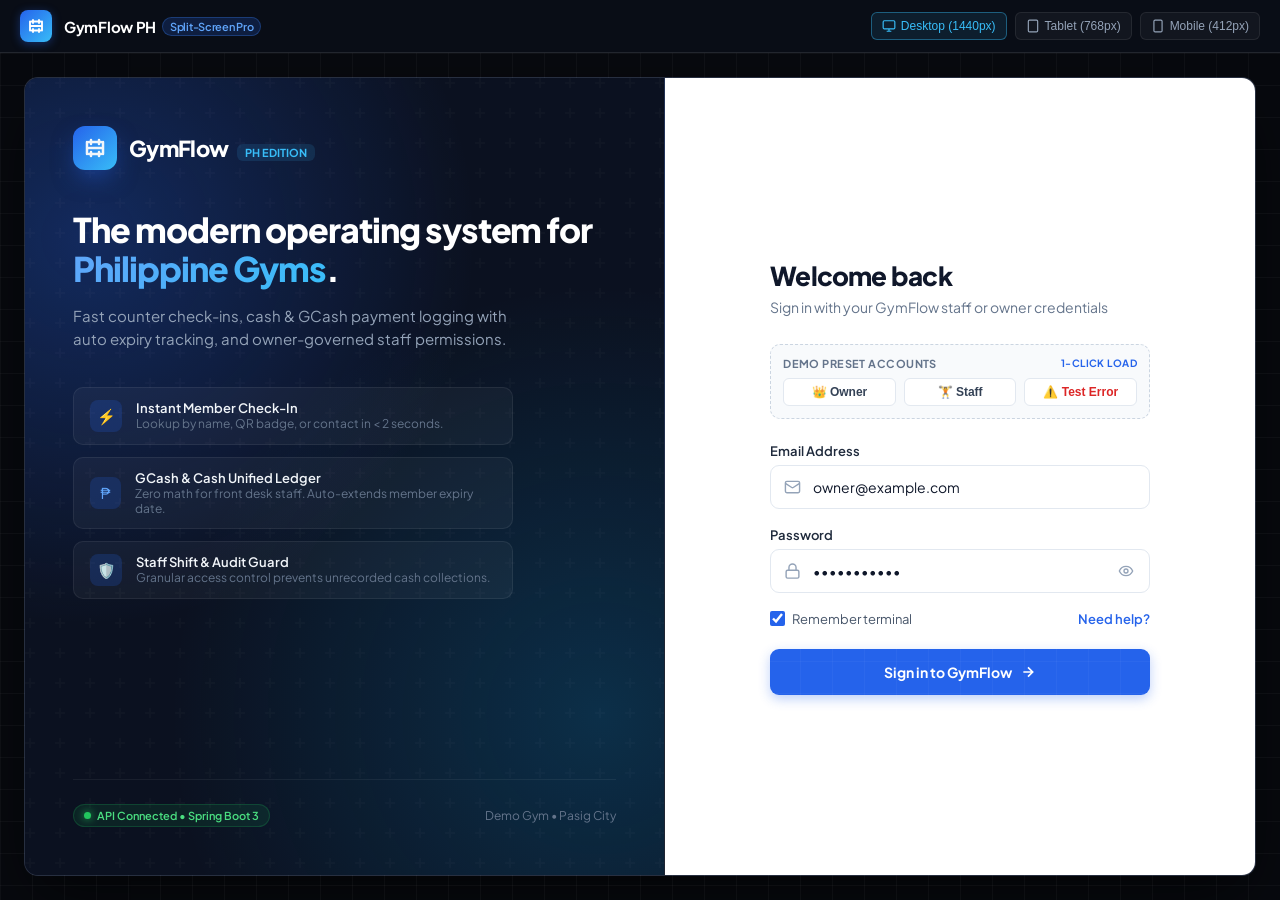
<file: login-mockups.html>
<!DOCTYPE html>
<html lang="en">
<head>
  <meta charset="UTF-8">
  <meta name="viewport" content="width=device-width, initial-scale=1.0">
  <title>GymFlow PH — Login Page UI Redesign Concepts</title>
  <link rel="preconnect" href="https://fonts.googleapis.com">
  <link rel="preconnect" href="https://fonts.gstatic.com" crossorigin>
  <link href="https://fonts.googleapis.com/css2?family=Plus+Jakarta+Sans:wght@400;500;600;700;800&family=JetBrains+Mono:wght@400;500;600&display=swap" rel="stylesheet">
  <style>
    *, *::before, *::after {
      box-sizing: border-box;
      margin: 0;
      padding: 0;
    }

    :root {
      --font-sans: 'Plus Jakarta Sans', -apple-system, BlinkMacSystemFont, 'Segoe UI', Roboto, sans-serif;
      --font-mono: 'JetBrains Mono', monospace;
      --primary: #2563eb;
      --primary-hover: #1d4ed8;
      --primary-glow: rgba(37, 99, 235, 0.35);
      --bg-topbar: #090d16;
      --border-topbar: rgba(255, 255, 255, 0.1);
    }

    body {
      font-family: var(--font-sans);
      background: #0b0f19;
      color: #f1f5f9;
      height: 100vh;
      display: flex;
      flex-direction: column;
      overflow: hidden;
      -webkit-font-smoothing: antialiased;
    }

    /* Top Control Bar */
    header.showcase-header {
      background: var(--bg-topbar);
      border-bottom: 1px solid var(--border-topbar);
      padding: 10px 20px;
      display: flex;
      align-items: center;
      justify-content: space-between;
      gap: 16px;
      z-index: 100;
      flex-shrink: 0;
    }

    .brand-cluster {
      display: flex;
      align-items: center;
      gap: 12px;
    }

    .brand-icon {
      width: 32px;
      height: 32px;
      background: linear-gradient(135deg, #2563eb, #38bdf8);
      border-radius: 8px;
      display: flex;
      align-items: center;
      justify-content: center;
      color: white;
      box-shadow: 0 2px 10px rgba(37, 99, 235, 0.4);
    }

    .brand-icon svg {
      width: 18px;
      height: 18px;
    }

    .brand-title {
      font-weight: 700;
      font-size: 15px;
      letter-spacing: -0.02em;
      color: #ffffff;
      display: flex;
      align-items: center;
      gap: 6px;
    }

    .brand-badge {
      font-size: 11px;
      padding: 2px 7px;
      background: rgba(37, 99, 235, 0.2);
      color: #60a5fa;
      border: 1px solid rgba(59, 130, 246, 0.3);
      border-radius: 9999px;
      font-weight: 600;
    }

    /* Tab Switcher */
    .tab-switcher {
      display: flex;
      background: rgba(255, 255, 255, 0.05);
      border: 1px solid rgba(255, 255, 255, 0.08);
      border-radius: 10px;
      padding: 3px;
      gap: 4px;
    }

    .tab-btn {
      background: transparent;
      border: none;
      color: #94a3b8;
      font-family: var(--font-sans);
      font-size: 13px;
      font-weight: 600;
      padding: 7px 14px;
      border-radius: 7px;
      cursor: pointer;
      display: flex;
      align-items: center;
      gap: 8px;
      transition: all 0.2s cubic-bezier(0.4, 0, 0.2, 1);
    }

    .tab-btn:hover {
      color: #ffffff;
      background: rgba(255, 255, 255, 0.05);
    }

    .tab-btn.active {
      background: #2563eb;
      color: #ffffff;
      box-shadow: 0 2px 8px rgba(37, 99, 235, 0.5);
    }

    .tab-badge {
      font-size: 10px;
      background: rgba(255, 255, 255, 0.2);
      padding: 1px 5px;
      border-radius: 4px;
      font-weight: 700;
      letter-spacing: 0.02em;
    }

    .tab-btn.active .tab-badge {
      background: rgba(0, 0, 0, 0.25);
    }

    /* Viewport Resizer & Actions */
    .viewport-controls {
      display: flex;
      align-items: center;
      gap: 8px;
    }

    .viewport-btn {
      background: rgba(255, 255, 255, 0.04);
      border: 1px solid rgba(255, 255, 255, 0.08);
      color: #94a3b8;
      padding: 6px 10px;
      border-radius: 6px;
      font-size: 12px;
      cursor: pointer;
      display: flex;
      align-items: center;
      gap: 5px;
      transition: all 0.15s ease;
    }

    .viewport-btn:hover {
      color: #fff;
      background: rgba(255, 255, 255, 0.08);
    }

    .viewport-btn.active {
      color: #38bdf8;
      border-color: rgba(56, 189, 248, 0.4);
      background: rgba(56, 189, 248, 0.1);
    }

    /* Main Showcase Canvas */
    .showcase-stage {
      flex: 1;
      display: flex;
      align-items: center;
      justify-content: center;
      background: #07090e;
      position: relative;
      overflow: auto;
      padding: 24px;
    }

    .showcase-stage::before {
      content: '';
      position: absolute;
      inset: 0;
      background-image: 
        linear-gradient(to right, rgba(255, 255, 255, 0.03) 1px, transparent 1px),
        linear-gradient(to bottom, rgba(255, 255, 255, 0.03) 1px, transparent 1px);
      background-size: 32px 32px;
      pointer-events: none;
    }

    .stage-wrapper {
      width: 100%;
      height: 100%;
      max-width: 100%;
      display: flex;
      align-items: center;
      justify-content: center;
      transition: max-width 0.3s cubic-bezier(0.4, 0, 0.2, 1);
    }

    .stage-wrapper.size-tablet {
      max-width: 768px;
    }

    .stage-wrapper.size-mobile {
      max-width: 412px;
    }

    .stage-wrapper.size-desktop {
      max-width: 100%;
    }

    .concept-container {
      width: 100%;
      height: 100%;
      display: none;
      border-radius: 12px;
      overflow: hidden;
      box-shadow: 0 25px 60px -15px rgba(0, 0, 0, 0.7);
    }

    .concept-container.active {
      display: flex;
      animation: fadeIn 0.25s ease-out;
    }

    @keyframes fadeIn {
      from { opacity: 0; transform: scale(0.995); }
      to { opacity: 1; transform: scale(1); }
    }

    /* ============================================================
       CONCEPT 1: Modern Split-Screen "Athletic Operations"
       ============================================================ */
    .c1-wrapper {
      width: 100%;
      height: 100%;
      display: flex;
      background: #0f172a;
      border: 1px solid rgba(255, 255, 255, 0.1);
      border-radius: 14px;
      overflow: hidden;
    }

    /* Left Hero / Brand Banner */
    .c1-hero {
      flex: 1.1;
      background: 
        radial-gradient(circle at 10% 20%, rgba(37, 99, 235, 0.3) 0%, transparent 45%),
        radial-gradient(circle at 90% 80%, rgba(14, 165, 233, 0.2) 0%, transparent 50%),
        #0b1120;
      padding: 48px;
      display: flex;
      flex-direction: column;
      justify-content: space-between;
      position: relative;
      border-right: 1px solid rgba(255, 255, 255, 0.08);
    }

    .c1-hero::after {
      content: '';
      position: absolute;
      inset: 0;
      background: url("data:image/svg+xml,%3Csvg width='60' height='60' viewBox='0 0 60 60' xmlns='http://www.w3.org/2000/svg'%3E%3Cg fill='%23ffffff' fill-opacity='0.02' fill-rule='evenodd'%3E%3Cpath d='M36 34v-4h-2v4h-4v2h4v4h2v-4h4v-2h-4zm0-30V0h-2v4h-4v2h4v4h2V6h4V4h-4zM6 34v-4H4v4H0v2h4v4h2v-4h4v-2H6zM6 4V0H4v4H0v2h4v4h2V6h4V4H6z'/%3E%3C/g%3E%3C/svg%3E");
      pointer-events: none;
    }

    .c1-hero-top {
      position: relative;
      z-index: 2;
    }

    .c1-brand {
      display: flex;
      align-items: center;
      gap: 12px;
      margin-bottom: 40px;
    }

    .c1-logo-box {
      width: 44px;
      height: 44px;
      border-radius: 12px;
      background: linear-gradient(135deg, #2563eb, #38bdf8);
      display: flex;
      align-items: center;
      justify-content: center;
      box-shadow: 0 10px 25px -5px rgba(37, 99, 235, 0.5);
    }

    .c1-brand-name {
      font-size: 22px;
      font-weight: 800;
      letter-spacing: -0.03em;
      color: #ffffff;
    }

    .c1-brand-tag {
      font-size: 11px;
      font-weight: 700;
      color: #38bdf8;
      background: rgba(56, 189, 248, 0.12);
      padding: 2px 8px;
      border-radius: 6px;
      margin-left: 6px;
    }

    .c1-tagline-lead {
      font-size: 34px;
      font-weight: 800;
      line-height: 1.15;
      letter-spacing: -0.03em;
      color: #ffffff;
      margin-bottom: 16px;
    }

    .c1-tagline-lead span {
      background: linear-gradient(135deg, #60a5fa, #38bdf8);
      -webkit-background-clip: text;
      -webkit-text-fill-color: transparent;
    }

    .c1-subtext {
      color: #94a3b8;
      font-size: 15px;
      line-height: 1.55;
      max-width: 440px;
      margin-bottom: 36px;
    }

    .c1-feature-cards {
      display: flex;
      flex-direction: column;
      gap: 12px;
      max-width: 440px;
    }

    .c1-feat-card {
      background: rgba(255, 255, 255, 0.04);
      border: 1px solid rgba(255, 255, 255, 0.07);
      border-radius: 10px;
      padding: 12px 16px;
      display: flex;
      align-items: center;
      gap: 14px;
    }

    .c1-feat-icon {
      width: 32px;
      height: 32px;
      border-radius: 8px;
      background: rgba(37, 99, 235, 0.2);
      color: #60a5fa;
      display: flex;
      align-items: center;
      justify-content: center;
      font-size: 15px;
    }

    .c1-feat-text h4 {
      font-size: 13px;
      font-weight: 600;
      color: #f1f5f9;
    }

    .c1-feat-text p {
      font-size: 12px;
      color: #64748b;
    }

    .c1-hero-footer {
      position: relative;
      z-index: 2;
      display: flex;
      align-items: center;
      justify-content: space-between;
      padding-top: 24px;
      border-top: 1px solid rgba(255, 255, 255, 0.06);
      color: #64748b;
      font-size: 12px;
    }

    .c1-system-pill {
      display: inline-flex;
      align-items: center;
      gap: 6px;
      background: rgba(34, 197, 94, 0.1);
      border: 1px solid rgba(34, 197, 94, 0.2);
      padding: 4px 10px;
      border-radius: 9999px;
      color: #4ade80;
      font-size: 11px;
      font-weight: 600;
    }

    .pulse-dot {
      width: 7px;
      height: 7px;
      background: #22c55e;
      border-radius: 50%;
      box-shadow: 0 0 8px #22c55e;
    }

    /* Right Form Side */
    .c1-form-side {
      flex: 1;
      background: #ffffff;
      padding: 48px;
      display: flex;
      flex-direction: column;
      justify-content: center;
      align-items: center;
      color: #0f172a;
    }

    .c1-form-box {
      width: 100%;
      max-width: 380px;
    }

    .c1-header {
      margin-bottom: 28px;
    }

    .c1-header h2 {
      font-size: 26px;
      font-weight: 800;
      letter-spacing: -0.03em;
      color: #0f172a;
      margin-bottom: 6px;
    }

    .c1-header p {
      color: #64748b;
      font-size: 14px;
    }

    /* Quick Preset Badges */
    .preset-drawer {
      background: #f8fafc;
      border: 1px dashed #cbd5e1;
      border-radius: 10px;
      padding: 12px;
      margin-bottom: 24px;
    }

    .preset-label {
      font-size: 11px;
      font-weight: 700;
      text-transform: uppercase;
      letter-spacing: 0.04em;
      color: #64748b;
      margin-bottom: 8px;
      display: flex;
      align-items: center;
      justify-content: space-between;
    }

    .preset-actions {
      display: flex;
      gap: 8px;
    }

    .preset-chip {
      flex: 1;
      background: #ffffff;
      border: 1px solid #e2e8f0;
      padding: 6px 10px;
      border-radius: 6px;
      font-size: 12px;
      font-weight: 600;
      color: #334155;
      cursor: pointer;
      display: flex;
      align-items: center;
      justify-content: center;
      gap: 6px;
      transition: all 0.15s ease;
    }

    .preset-chip:hover {
      border-color: #2563eb;
      color: #2563eb;
      background: #eff6ff;
    }

    .form-group {
      margin-bottom: 18px;
    }

    .form-label {
      display: block;
      font-size: 13px;
      font-weight: 600;
      color: #1e293b;
      margin-bottom: 6px;
    }

    .input-wrapper {
      position: relative;
    }

    .input-icon {
      position: absolute;
      left: 14px;
      top: 50%;
      transform: translateY(-50%);
      color: #94a3b8;
      display: flex;
      align-items: pointer;
      pointer-events: none;
    }

    .input-field {
      width: 100%;
      height: 44px;
      padding: 0 14px 0 42px;
      border: 1.5px solid #e2e8f0;
      border-radius: 9px;
      font-family: var(--font-sans);
      font-size: 14px;
      color: #0f172a;
      background: #ffffff;
      transition: all 0.15s ease;
      outline: none;
    }

    .input-field:focus {
      border-color: #2563eb;
      box-shadow: 0 0 0 3px rgba(37, 99, 235, 0.15);
    }

    .password-toggle {
      position: absolute;
      right: 12px;
      top: 50%;
      transform: translateY(-50%);
      background: transparent;
      border: none;
      color: #94a3b8;
      cursor: pointer;
      padding: 4px;
      display: flex;
      align-items: center;
    }

    .password-toggle:hover {
      color: #475569;
    }

    .form-options {
      display: flex;
      align-items: center;
      justify-content: space-between;
      margin-bottom: 22px;
      font-size: 13px;
    }

    .remember-me {
      display: flex;
      align-items: center;
      gap: 7px;
      color: #475569;
      cursor: pointer;
      user-select: none;
    }

    .remember-me input {
      accent-color: #2563eb;
      width: 15px;
      height: 15px;
    }

    .forgot-link {
      color: #2563eb;
      text-decoration: none;
      font-weight: 600;
    }

    .forgot-link:hover {
      text-decoration: underline;
    }

    .btn-submit-c1 {
      width: 100%;
      height: 46px;
      background: #2563eb;
      color: #ffffff;
      border: none;
      border-radius: 9px;
      font-family: var(--font-sans);
      font-size: 14px;
      font-weight: 700;
      cursor: pointer;
      display: flex;
      align-items: center;
      justify-content: center;
      gap: 8px;
      transition: all 0.15s ease;
      box-shadow: 0 4px 12px rgba(37, 99, 235, 0.3);
    }

    .btn-submit-c1:hover {
      background: #1d4ed8;
      box-shadow: 0 6px 18px rgba(37, 99, 235, 0.4);
    }

    /* Error alert simulation */
    .c-alert {
      background: #fef2f2;
      border: 1px solid #fecaca;
      border-radius: 8px;
      padding: 10px 14px;
      color: #dc2626;
      font-size: 13px;
      display: none;
      align-items: center;
      gap: 8px;
      margin-bottom: 16px;
    }

    .c-alert.visible {
      display: flex;
    }

    /* Toast Notification */
    .toast {
      position: fixed;
      bottom: 24px;
      right: 24px;
      background: #0f172a;
      border: 1px solid rgba(255, 255, 255, 0.15);
      color: #ffffff;
      padding: 12px 18px;
      border-radius: 10px;
      font-size: 13px;
      font-weight: 600;
      box-shadow: 0 10px 30px rgba(0, 0, 0, 0.5);
      display: flex;
      align-items: center;
      gap: 10px;
      transform: translateY(100px);
      opacity: 0;
      transition: all 0.25s cubic-bezier(0.4, 0, 0.2, 1);
      z-index: 1000;
    }

    .toast.show {
      transform: translateY(0);
      opacity: 1;
    }

    @media (max-width: 860px) {
      .c1-hero {
        display: none;
      }
    }
  </style>
</head>
<body>

  <!-- Top Header Navigation Bar -->
  <header class="showcase-header">
    <div class="brand-cluster">
      <div class="brand-icon">
        <svg viewBox="0 0 24 24" fill="none" stroke="currentColor" stroke-width="2.5" stroke-linecap="round" stroke-linejoin="round">
          <path d="M6 18h12M6 6h12M6 12h12M4 6v12M20 6v12M8 4v4M16 4v4M8 16v4M16 16v4" />
        </svg>
      </div>
      <div>
        <div class="brand-title">
          GymFlow PH <span class="brand-badge">Split-Screen Pro</span>
        </div>
      </div>
    </div>

    <!-- Viewport Size Controls -->
    <div class="viewport-controls">
      <button class="viewport-btn active" onclick="setViewport('desktop', this)" title="Desktop View">
        <svg width="14" height="14" viewBox="0 0 24 24" fill="none" stroke="currentColor" stroke-width="2"><rect x="2" y="3" width="20" height="14" rx="2"/><path d="M8 21h8M12 17v4"/></svg>
        Desktop (1440px)
      </button>
      <button class="viewport-btn" onclick="setViewport('tablet', this)" title="Tablet (iPad)">
        <svg width="14" height="14" viewBox="0 0 24 24" fill="none" stroke="currentColor" stroke-width="2"><rect x="4" y="2" width="16" height="20" rx="2"/><line x1="12" y1="18" x2="12.01" y2="18"/></svg>
        Tablet (768px)
      </button>
      <button class="viewport-btn" onclick="setViewport('mobile', this)" title="Mobile Phone">
        <svg width="14" height="14" viewBox="0 0 24 24" fill="none" stroke="currentColor" stroke-width="2"><rect x="5" y="2" width="14" height="20" rx="2"/><line x1="12" y1="18" x2="12.01" y2="18"/></svg>
        Mobile (412px)
      </button>
    </div>
  </header>

  <!-- Showcase Canvas Stage -->
  <main class="showcase-stage">
    <div class="stage-wrapper size-desktop" id="stageWrapper">

      <div class="concept-container active" id="concept-1">
        <div class="c1-wrapper">
          <!-- Left: Brand & Athletic Value Props -->
          <div class="c1-hero">
            <div class="c1-hero-top">
              <div class="c1-brand">
                <div class="c1-logo-box">
                  <svg width="24" height="24" viewBox="0 0 24 24" fill="none" stroke="currentColor" stroke-width="2.5" stroke-linecap="round" stroke-linejoin="round">
                    <path d="M6 18h12M6 6h12M6 12h12M4 6v12M20 6v12M8 4v4M16 4v4M8 16v4M16 16v4" />
                  </svg>
                </div>
                <div>
                  <span class="c1-brand-name">GymFlow</span>
                  <span class="c1-brand-tag">PH EDITION</span>
                </div>
              </div>

              <h1 class="c1-tagline-lead">
                The modern operating system for <span>Philippine Gyms</span>.
              </h1>
              <p class="c1-subtext">
                Fast counter check-ins, cash & GCash payment logging with auto expiry tracking, and owner-governed staff permissions.
              </p>

              <div class="c1-feature-cards">
                <div class="c1-feat-card">
                  <div class="c1-feat-icon">⚡</div>
                  <div class="c1-feat-text">
                    <h4>Instant Member Check-In</h4>
                    <p>Lookup by name, QR badge, or contact in &lt; 2 seconds.</p>
                  </div>
                </div>
                <div class="c1-feat-card">
                  <div class="c1-feat-icon">₱</div>
                  <div class="c1-feat-text">
                    <h4>GCash & Cash Unified Ledger</h4>
                    <p>Zero math for front desk staff. Auto-extends member expiry date.</p>
                  </div>
                </div>
                <div class="c1-feat-card">
                  <div class="c1-feat-icon">🛡️</div>
                  <div class="c1-feat-text">
                    <h4>Staff Shift & Audit Guard</h4>
                    <p>Granular access control prevents unrecorded cash collections.</p>
                  </div>
                </div>
              </div>
            </div>

            <div class="c1-hero-footer">
              <div class="c1-system-pill">
                <div class="pulse-dot"></div>
                API Connected • Spring Boot 3
              </div>
              <div>Demo Gym • Pasig City</div>
            </div>
          </div>

          <!-- Right: Clean Login Card -->
          <div class="c1-form-side">
            <div class="c1-form-box">
              <div class="c1-header">
                <h2>Welcome back</h2>
                <p>Sign in with your GymFlow staff or owner credentials</p>
              </div>

              <!-- Quick fill preset chip drawer -->
              <div class="preset-drawer">
                <div class="preset-label">
                  <span>Demo Preset Accounts</span>
                  <span style="font-size: 10px; color: #2563eb;">1-CLICK LOAD</span>
                </div>
                <div class="preset-actions">
                  <button type="button" class="preset-chip" onclick="fillCredentials('owner@example.com', 'changeme123')">
                    👑 Owner
                  </button>
                  <button type="button" class="preset-chip" onclick="fillCredentials('staff@example.com', 'changeme123')">
                    🏋️ Staff
                  </button>
                  <button type="button" class="preset-chip" onclick="triggerError()" style="color: #dc2626;">
                    ⚠️ Test Error
                  </button>
                </div>
              </div>

              <div class="c-alert" id="c1-alert">
                <svg width="16" height="16" viewBox="0 0 24 24" fill="none" stroke="currentColor" stroke-width="2"><circle cx="12" cy="12" r="10"/><line x1="12" y1="8" x2="12" y2="12"/><line x1="12" y1="16" x2="12.01" y2="16"/></svg>
                <span id="c1-alert-msg">Invalid email or password.</span>
              </div>

              <form onsubmit="handleSimulatedLogin(event)">
                <div class="form-group">
                  <label class="form-label" for="c1-email">Email Address</label>
                  <div class="input-wrapper">
                    <span class="input-icon">
                      <svg width="17" height="17" viewBox="0 0 24 24" fill="none" stroke="currentColor" stroke-width="2"><rect x="2" y="4" width="20" height="16" rx="2"/><path d="m22 7-8.97 5.7a1.94 1.94 0 0 1-2.06 0L2 7"/></svg>
                    </span>
                    <input class="input-field" type="email" id="c1-email" placeholder="name@yourgym.com" required value="owner@example.com">
                  </div>
                </div>

                <div class="form-group">
                  <label class="form-label" for="c1-password">Password</label>
                  <div class="input-wrapper">
                    <span class="input-icon">
                      <svg width="17" height="17" viewBox="0 0 24 24" fill="none" stroke="currentColor" stroke-width="2"><rect x="3" y="11" width="18" height="11" rx="2" ry="2"/><path d="M7 11V7a5 5 0 0 1 10 0v4"/></svg>
                    </span>
                    <input class="input-field" type="password" id="c1-password" placeholder="••••••••••••" required value="changeme123">
                    <button type="button" class="password-toggle" onclick="togglePassword('c1-password')">
                      <svg width="16" height="16" viewBox="0 0 24 24" fill="none" stroke="currentColor" stroke-width="2"><path d="M2 12s3-7 10-7 10 7 10 7-3 7-10 7-10-7-10-7Z"/><circle cx="12" cy="12" r="3"/></svg>
                    </button>
                  </div>
                </div>

                <div class="form-options">
                  <label class="remember-me">
                    <input type="checkbox" checked>
                    <span>Remember terminal</span>
                  </label>
                  <a href="#" class="forgot-link" onclick="showToast('Forgot password: Contact gym owner to reset.')">Need help?</a>
                </div>

                <button type="submit" class="btn-submit-c1">
                  <span>Sign in to GymFlow</span>
                  <svg width="16" height="16" viewBox="0 0 24 24" fill="none" stroke="currentColor" stroke-width="2.5"><path d="M5 12h14M12 5l7 7-7 7"/></svg>
                </button>
              </form>
            </div>
          </div>
        </div>
      </div>

    </div>
  </main>

  <!-- Toast Notification -->
  <div class="toast" id="toast">
    <svg width="18" height="18" viewBox="0 0 24 24" fill="none" stroke="#22c55e" stroke-width="2.5"><path d="M20 6 9 17l-5-5"/></svg>
    <span id="toast-text">Credentials copied</span>
  </div>

  <script>
    function setViewport(mode, btn) {
      document.querySelectorAll('.viewport-btn').forEach(b => b.classList.remove('active'));
      btn.classList.add('active');
      const stage = document.getElementById('stageWrapper');
      stage.className = 'stage-wrapper size-' + mode;
    }

    function fillCredentials(email, pass) {
      document.getElementById('c1-email').value = email;
      document.getElementById('c1-password').value = pass;
      showToast(`Loaded ${email.split('@')[0].toUpperCase()} preset`);
    }

    function triggerError() {
      const alert = document.getElementById('c1-alert');
      if (alert) {
        alert.classList.toggle('visible');
      }
    }

    function togglePassword(inputId) {
      const input = document.getElementById(inputId);
      input.type = input.type === 'password' ? 'text' : 'password';
    }

    function handleSimulatedLogin(e) {
      e.preventDefault();
      const email = document.getElementById('c1-email').value;
      showToast(`Signing in as ${email}...`);
      setTimeout(() => {
        showToast(`Authentication successful! Redirecting to /dashboard`);
      }, 600);
    }

    function showToast(text) {
      const toast = document.getElementById('toast');
      document.getElementById('toast-text').innerText = text;
      toast.classList.add('show');
      setTimeout(() => {
        toast.classList.remove('show');
      }, 2500);
    }
  </script>
</body>
</html>
</file>
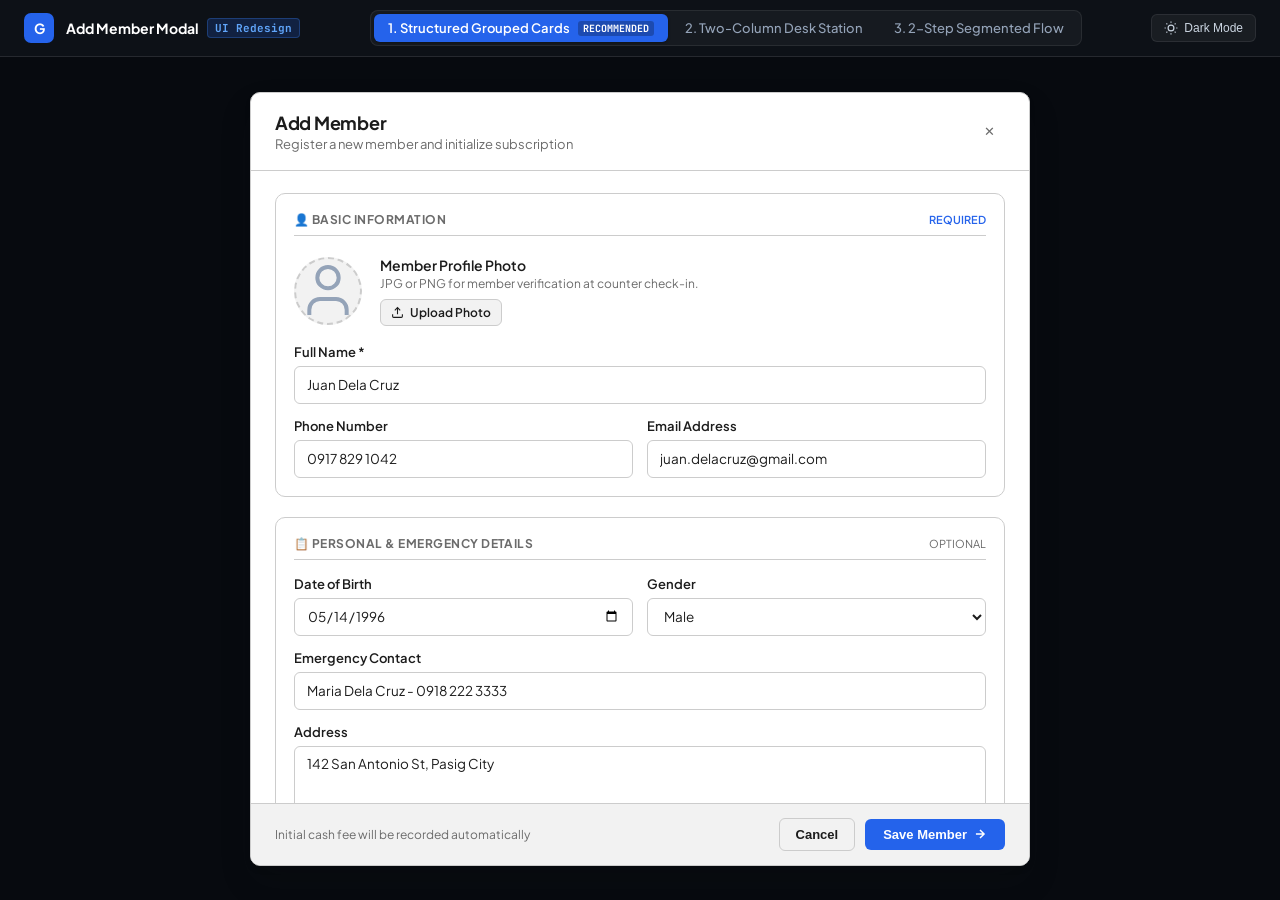
<file: member-modal-mockups.html>
<!DOCTYPE html>
<html lang="en">
<head>
  <meta charset="UTF-8">
  <meta name="viewport" content="width=device-width, initial-scale=1.0">
  <title>GymFlow PH — Add Member Modal UI Redesign Mockups</title>
  <link rel="preconnect" href="https://fonts.googleapis.com">
  <link rel="preconnect" href="https://fonts.gstatic.com" crossorigin>
  <link href="https://fonts.googleapis.com/css2?family=Plus+Jakarta+Sans:wght@400;500;600;700;800&family=JetBrains+Mono:wght@400;500;600&display=swap" rel="stylesheet">
  <style>
    *, *::before, *::after {
      box-sizing: border-box;
      margin: 0;
      padding: 0;
    }

    :root {
      --font-sans: 'Plus Jakarta Sans', -apple-system, BlinkMacSystemFont, 'Segoe UI', Roboto, sans-serif;
      --font-mono: 'JetBrains Mono', monospace;

      /* Light Mode Tokens (matching GymFlow index.css) */
      --bg: hsl(0, 0%, 97%);
      --fg: hsl(0, 0%, 11%);
      --card-bg: #ffffff;
      --border: hsl(0, 0%, 80%);
      --input: hsl(0, 0%, 80%);
      --muted-bg: hsl(0, 0%, 95%);
      --muted-fg: hsl(0, 0%, 42%);
      --primary: hsl(221, 83%, 53%);
      --primary-hover: hsl(221, 83%, 45%);
      --primary-fg: #ffffff;

      --radius-card: 0.625rem; /* 10px */
      --radius-control: 6px;
      --radius-sm: 4px;

      --shadow-1: 0 1px 2px rgba(20, 20, 20, 0.04), 0 1px 3px rgba(20, 20, 20, 0.06);
      --shadow-2: 0 1px 2px rgba(20, 20, 20, 0.05), 0 6px 12px rgba(20, 20, 20, 0.08);
      --shadow-3: 0 4px 6px rgba(20, 20, 20, 0.06), 0 16px 32px rgba(20, 20, 20, 0.14);
    }

    .dark-mode {
      --bg: hsl(0, 0%, 9%);
      --fg: hsl(0, 0%, 98%);
      --card-bg: hsl(0, 0%, 14%);
      --border: hsl(0, 0%, 26%);
      --input: hsl(0, 0%, 26%);
      --muted-bg: hsl(0, 0%, 18%);
      --muted-fg: hsl(0, 0%, 65%);
      --primary: hsl(0, 0%, 92%);
      --primary-hover: hsl(0, 0%, 100%);
      --primary-fg: hsl(0, 0%, 12%);
    }

    body {
      font-family: var(--font-sans);
      background: #090c10;
      color: #f1f5f9;
      height: 100vh;
      display: flex;
      flex-direction: column;
      overflow: hidden;
      -webkit-font-smoothing: antialiased;
    }

    /* Top Control Bar */
    header.control-bar {
      background: #0d1117;
      border-bottom: 1px solid rgba(255, 255, 255, 0.1);
      padding: 10px 24px;
      display: flex;
      align-items: center;
      justify-content: space-between;
      gap: 16px;
      flex-shrink: 0;
      z-index: 50;
    }

    .brand-group {
      display: flex;
      align-items: center;
      gap: 12px;
    }

    .brand-icon {
      width: 30px;
      height: 30px;
      border-radius: 7px;
      background: #2563eb;
      color: #ffffff;
      display: flex;
      align-items: center;
      justify-content: center;
      font-weight: 700;
      font-size: 14px;
    }

    .brand-label {
      font-weight: 700;
      font-size: 14px;
      color: #ffffff;
      display: flex;
      align-items: center;
      gap: 8px;
    }

    .concept-chip {
      font-family: var(--font-mono);
      font-size: 11px;
      background: rgba(37, 99, 235, 0.2);
      color: #60a5fa;
      border: 1px solid rgba(59, 130, 246, 0.3);
      padding: 2px 7px;
      border-radius: 4px;
    }

    /* Navigation Tabs */
    .tab-group {
      display: flex;
      background: rgba(255, 255, 255, 0.04);
      border: 1px solid rgba(255, 255, 255, 0.08);
      border-radius: 8px;
      padding: 3px;
      gap: 3px;
    }

    .tab-item {
      background: transparent;
      border: none;
      color: #94a3b8;
      font-family: var(--font-sans);
      font-size: 13px;
      font-weight: 500;
      padding: 6px 14px;
      border-radius: 6px;
      cursor: pointer;
      display: flex;
      align-items: center;
      gap: 8px;
      transition: all 0.15s ease;
    }

    .tab-item:hover {
      color: #ffffff;
      background: rgba(255, 255, 255, 0.05);
    }

    .tab-item.active {
      background: #2563eb;
      color: #ffffff;
      font-weight: 600;
      box-shadow: 0 1px 3px rgba(0, 0, 0, 0.3);
    }

    .tab-tag {
      font-size: 10px;
      font-family: var(--font-mono);
      background: rgba(0, 0, 0, 0.25);
      padding: 1px 5px;
      border-radius: 3px;
      font-weight: 700;
    }

    /* Utility Tools */
    .tool-group {
      display: flex;
      align-items: center;
      gap: 10px;
    }

    .btn-tool {
      background: rgba(255, 255, 255, 0.05);
      border: 1px solid rgba(255, 255, 255, 0.08);
      color: #cbd5e1;
      padding: 6px 12px;
      border-radius: 6px;
      font-size: 12px;
      font-weight: 500;
      cursor: pointer;
      display: flex;
      align-items: center;
      gap: 6px;
      transition: all 0.15s ease;
    }

    .btn-tool:hover {
      background: rgba(255, 255, 255, 0.1);
      color: #ffffff;
    }

    /* Stage Canvas */
    .stage-area {
      flex: 1;
      background: #070a0f;
      display: flex;
      align-items: center;
      justify-content: center;
      padding: 24px;
      overflow: auto;
      position: relative;
    }

    /* Dimmed backdrop simulating modal overlay */
    .modal-backdrop-sim {
      width: 100%;
      height: 100%;
      display: flex;
      align-items: center;
      justify-content: center;
    }

    /* Common Modal Card */
    .modal-card {
      display: none;
      background: var(--card-bg);
      color: var(--fg);
      border: 1px solid var(--border);
      border-radius: var(--radius-card);
      box-shadow: var(--shadow-3);
      width: 100%;
      flex-direction: column;
      overflow: hidden;
      animation: modalPop 0.2s cubic-bezier(0.16, 1, 0.3, 1);
    }

    .modal-card.active {
      display: flex;
    }

    @keyframes modalPop {
      from { opacity: 0; transform: scale(0.985) translateY(4px); }
      to { opacity: 1; transform: scale(1) translateY(0); }
    }

    /* Header */
    .modal-header {
      padding: 18px 24px;
      border-bottom: 1px solid var(--border);
      display: flex;
      align-items: center;
      justify-content: space-between;
      flex-shrink: 0;
    }

    .header-title-group h2 {
      font-size: 18px;
      font-weight: 700;
      letter-spacing: -0.015em;
      color: var(--fg);
    }

    .header-title-group p {
      font-size: 13px;
      color: var(--muted-fg);
      margin-top: 2px;
    }

    .close-btn {
      width: 32px;
      height: 32px;
      border-radius: 6px;
      background: transparent;
      border: none;
      color: var(--muted-fg);
      cursor: pointer;
      display: flex;
      align-items: center;
      justify-content: center;
      transition: all 0.15s ease;
    }

    .close-btn:hover {
      background: var(--muted-bg);
      color: var(--fg);
    }

    /* Scrollable Body */
    .modal-body {
      padding: 22px 24px;
      overflow-y: auto;
      flex: 1;
      display: flex;
      flex-direction: column;
      gap: 20px;
    }

    /* Footer */
    .modal-footer {
      padding: 14px 24px;
      border-top: 1px solid var(--border);
      display: flex;
      align-items: center;
      justify-content: space-between;
      background: var(--muted-bg);
      flex-shrink: 0;
    }

    .footer-actions {
      display: flex;
      align-items: center;
      gap: 10px;
      margin-left: auto;
    }

    .btn-secondary {
      background: transparent;
      border: 1px solid var(--border);
      color: var(--fg);
      padding: 8px 16px;
      border-radius: var(--radius-control);
      font-size: 13px;
      font-weight: 600;
      cursor: pointer;
      transition: all 0.15s ease;
    }

    .btn-secondary:hover {
      background: var(--muted-bg);
    }

    .btn-primary {
      background: var(--primary);
      color: var(--primary-fg);
      border: none;
      padding: 8px 18px;
      border-radius: var(--radius-control);
      font-size: 13px;
      font-weight: 600;
      cursor: pointer;
      display: flex;
      align-items: center;
      gap: 6px;
      transition: opacity 0.15s ease;
    }

    .btn-primary:hover {
      opacity: 0.92;
    }

    /* Form Primitives */
    .field-label {
      display: block;
      font-size: 13px;
      font-weight: 600;
      color: var(--fg);
      margin-bottom: 6px;
    }

    .field-input, .field-select, .field-textarea {
      width: 100%;
      height: 38px;
      padding: 0 12px;
      background: var(--card-bg);
      border: 1px solid var(--border);
      border-radius: var(--radius-control);
      color: var(--fg);
      font-family: var(--font-sans);
      font-size: 13.5px;
      outline: none;
      transition: border-color 0.15s ease, box-shadow 0.15s ease;
    }

    .field-textarea {
      height: 72px;
      padding: 8px 12px;
      resize: vertical;
    }

    .field-input:focus, .field-select:focus, .field-textarea:focus {
      border-color: var(--primary);
      box-shadow: 0 0 0 2px rgba(37, 99, 235, 0.15);
    }

    .dark-mode .field-input:focus, .dark-mode .field-select:focus {
      box-shadow: 0 0 0 2px rgba(255, 255, 255, 0.15);
    }

    .grid-2 {
      display: grid;
      grid-template-columns: 1fr 1fr;
      gap: 14px;
    }

    .grid-3 {
      display: grid;
      grid-template-columns: 1fr 1fr 1fr;
      gap: 14px;
    }

    /* Section Containers */
    .form-section-card {
      background: var(--card-bg);
      border: 1px solid var(--border);
      border-radius: var(--radius-card);
      padding: 18px;
      display: flex;
      flex-direction: column;
      gap: 14px;
    }

    .section-head {
      display: flex;
      align-items: center;
      justify-content: space-between;
      border-bottom: 1px solid var(--border);
      padding-bottom: 8px;
      margin-bottom: 2px;
    }

    .section-title {
      font-size: 12px;
      font-weight: 700;
      text-transform: uppercase;
      letter-spacing: 0.04em;
      color: var(--muted-fg);
      display: flex;
      align-items: center;
      gap: 6px;
    }

    /* Avatar Upload Component */
    .avatar-uploader-row {
      display: flex;
      align-items: center;
      gap: 18px;
      padding: 4px 0;
    }

    .avatar-circle {
      width: 68px;
      height: 68px;
      border-radius: 50%;
      background: var(--muted-bg);
      border: 2px dashed var(--border);
      display: flex;
      align-items: center;
      justify-content: center;
      position: relative;
      cursor: pointer;
      overflow: hidden;
      flex-shrink: 0;
      transition: all 0.15s ease;
    }

    .avatar-circle:hover {
      border-color: var(--primary);
    }

    .avatar-circle img {
      width: 100%;
      height: 100%;
      object-fit: cover;
    }

    .avatar-instructions h4 {
      font-size: 14px;
      font-weight: 600;
      color: var(--fg);
    }

    .avatar-instructions p {
      font-size: 12px;
      color: var(--muted-fg);
      margin-top: 2px;
      margin-bottom: 8px;
    }

    .btn-file-label {
      display: inline-flex;
      align-items: center;
      gap: 6px;
      font-size: 12px;
      font-weight: 600;
      background: var(--muted-bg);
      border: 1px solid var(--border);
      color: var(--fg);
      padding: 5px 10px;
      border-radius: var(--radius-control);
      cursor: pointer;
      transition: all 0.15s ease;
    }

    .btn-file-label:hover {
      border-color: var(--primary);
    }

    /* Fee Breakdown Pill Box */
    .fee-summary-bar {
      background: var(--muted-bg);
      border: 1px solid var(--border);
      border-radius: var(--radius-card);
      padding: 14px 16px;
      display: flex;
      align-items: center;
      justify-content: space-between;
    }

    .fee-item-mini {
      display: flex;
      flex-direction: column;
      gap: 2px;
    }

    .fee-label-mini {
      font-size: 11px;
      color: var(--muted-fg);
      text-transform: uppercase;
      font-weight: 600;
      letter-spacing: 0.03em;
    }

    .fee-val-mini {
      font-family: var(--font-mono);
      font-size: 14px;
      font-weight: 600;
      color: var(--fg);
    }

    .fee-total-tag {
      display: flex;
      flex-direction: column;
      align-items: flex-end;
      gap: 2px;
    }

    .fee-total-val {
      font-family: var(--font-mono);
      font-size: 18px;
      font-weight: 800;
      color: #22c55e;
    }

    /* ============================================================
       CONCEPT 1: Modern Split-Grid Modal (max-w-3xl, High Craft)
       ============================================================ */
    #concept-1 {
      max-width: 780px;
      max-height: 86vh;
    }

    /* ============================================================
       CONCEPT 2: Desk Workstation (2-Column Form + Sticky Right Summary)
       ============================================================ */
    #concept-2 {
      max-width: 890px;
      max-height: 86vh;
    }

    .c2-grid-layout {
      display: grid;
      grid-template-columns: 1.4fr 1fr;
      gap: 20px;
      height: 100%;
    }

    .c2-left-col {
      display: flex;
      flex-direction: column;
      gap: 16px;
    }

    .c2-right-col {
      display: flex;
      flex-direction: column;
      gap: 16px;
    }

    .c2-summary-card {
      background: var(--muted-bg);
      border: 1px solid var(--border);
      border-radius: var(--radius-card);
      padding: 18px;
      display: flex;
      flex-direction: column;
      gap: 12px;
      height: 100%;
    }

    .c2-line-item {
      display: flex;
      justify-content: space-between;
      align-items: center;
      font-size: 13px;
      color: var(--fg);
    }

    .c2-total-box {
      margin-top: auto;
      padding-top: 14px;
      border-top: 1px dashed var(--border);
      display: flex;
      justify-content: space-between;
      align-items: center;
    }

    /* ============================================================
       CONCEPT 3: 2-Step Stepper Modal (Profile Info -> Plan Setup)
       ============================================================ */
    #concept-3 {
      max-width: 620px;
      max-height: 84vh;
    }

    .stepper-nav {
      display: flex;
      align-items: center;
      gap: 8px;
      background: var(--muted-bg);
      padding: 3px;
      border-radius: var(--radius-control);
      border: 1px solid var(--border);
    }

    .step-pill {
      flex: 1;
      padding: 6px 12px;
      font-size: 12px;
      font-weight: 600;
      border-radius: var(--radius-sm);
      border: none;
      background: transparent;
      color: var(--muted-fg);
      cursor: pointer;
      display: flex;
      align-items: center;
      justify-content: center;
      gap: 6px;
      transition: all 0.15s ease;
    }

    .step-pill.active {
      background: var(--card-bg);
      color: var(--fg);
      box-shadow: var(--shadow-1);
    }

    .step-num {
      width: 18px;
      height: 18px;
      border-radius: 50%;
      background: var(--muted-fg);
      color: var(--card-bg);
      display: flex;
      align-items: center;
      justify-content: center;
      font-size: 11px;
      font-weight: 700;
    }

    .step-pill.active .step-num {
      background: #2563eb;
      color: #fff;
    }

    /* Toast */
    .toast {
      position: fixed;
      bottom: 24px;
      right: 24px;
      background: #0f172a;
      border: 1px solid rgba(255, 255, 255, 0.15);
      color: #ffffff;
      padding: 12px 18px;
      border-radius: 8px;
      font-size: 13px;
      font-weight: 600;
      display: flex;
      align-items: center;
      gap: 8px;
      opacity: 0;
      transform: translateY(20px);
      transition: all 0.2s ease;
      z-index: 100;
    }

    .toast.show {
      opacity: 1;
      transform: translateY(0);
    }
  </style>
</head>
<body>

  <!-- Top Bar Controls -->
  <header class="control-bar">
    <div class="brand-group">
      <div class="brand-icon">G</div>
      <div>
        <span class="brand-label">
          Add Member Modal <span class="concept-chip">UI Redesign</span>
        </span>
      </div>
    </div>

    <!-- Switch between 3 Modal Designs -->
    <div class="tab-group">
      <button class="tab-item active" onclick="showModal(1)" id="btn-m1">
        <span>1. Structured Grouped Cards</span>
        <span class="tab-tag">RECOMMENDED</span>
      </button>
      <button class="tab-item" onclick="showModal(2)" id="btn-m2">
        <span>2. Two-Column Desk Station</span>
      </button>
      <button class="tab-item" onclick="showModal(3)" id="btn-m3">
        <span>3. 2-Step Segmented Flow</span>
      </button>
    </div>

    <!-- Theme & Utilities -->
    <div class="tool-group">
      <button class="btn-tool" onclick="toggleTheme()" id="themeBtn">
        <svg width="14" height="14" viewBox="0 0 24 24" fill="none" stroke="currentColor" stroke-width="2"><circle cx="12" cy="12" r="5"/><path d="M12 1v2M12 21v2M4.22 4.22l1.42 1.42M18.36 18.36l1.42 1.42M1 12h2M21 12h2M4.22 19.78l1.42-1.42M18.36 5.64l1.42-1.42"/></svg>
        <span id="themeText">Dark Mode</span>
      </button>
    </div>
  </header>

  <!-- Canvas Stage -->
  <main class="stage-area" id="stageArea">
    <div class="modal-backdrop-sim">

      <!-- ============================================================
           CONCEPT 1: Structured Grouped Cards (Recommended)
           Fits in 86vh, eliminates awkward scrolling, sticky header & footer
           ============================================================ -->
      <div class="modal-card active" id="concept-1">
        <div class="modal-header">
          <div class="header-title-group">
            <h2>Add Member</h2>
            <p>Register a new member and initialize subscription</p>
          </div>
          <button class="close-btn" onclick="showToast('Close modal')">✕</button>
        </div>

        <div class="modal-body">
          <!-- Identity & Photo Card -->
          <div class="form-section-card">
            <div class="section-head">
              <span class="section-title">👤 Basic Information</span>
              <span style="font-size: 11px; color: #2563eb; font-weight: 600;">REQUIRED</span>
            </div>

            <div class="avatar-uploader-row">
              <div class="avatar-circle" onclick="document.getElementById('c1-photo-input').click()" title="Click to upload member photo">
                <img id="c1-avatar-img" src="data:image/svg+xml,%3Csvg xmlns='http://www.w3.org/2000/svg' viewBox='0 0 24 24' fill='none' stroke='%2394a3b8' stroke-width='1.5'%3E%3Cpath d='M19 21v-2a4 4 0 0 0-4-4H9a4 4 0 0 0-4 4v2'/%3E%3Ccircle cx='12' cy='7' r='4'/%3E%3C/svg%3E" alt="Avatar">
              </div>
              <div class="avatar-instructions">
                <h4>Member Profile Photo</h4>
                <p>JPG or PNG for member verification at counter check-in.</p>
                <label class="btn-file-label">
                  <svg width="13" height="13" viewBox="0 0 24 24" fill="none" stroke="currentColor" stroke-width="2"><path d="M21 15v4a2 2 0 0 1-2 2H5a2 2 0 0 1-2-2v-4M17 8l-5-5-5 5M12 3v12"/></svg>
                  Upload Photo
                  <input type="file" id="c1-photo-input" accept="image/*" style="display: none;" onchange="previewPhoto(event, 'c1-avatar-img')">
                </label>
              </div>
            </div>

            <div class="grid-2">
              <div style="grid-column: span 2;">
                <label class="field-label" for="c1-name">Full Name *</label>
                <input class="field-input" id="c1-name" placeholder="e.g. Juan Dela Cruz" value="Juan Dela Cruz">
              </div>
              <div>
                <label class="field-label" for="c1-phone">Phone Number</label>
                <input class="field-input" id="c1-phone" placeholder="0917 123 4567" value="0917 829 1042">
              </div>
              <div>
                <label class="field-label" for="c1-email">Email Address</label>
                <input class="field-input" id="c1-email" type="email" placeholder="juan@gmail.com" value="juan.delacruz@gmail.com">
              </div>
            </div>
          </div>

          <!-- Personal & Emergency Card -->
          <div class="form-section-card">
            <div class="section-head">
              <span class="section-title">📋 Personal & Emergency Details</span>
              <span style="font-size: 11px; color: var(--muted-fg);">OPTIONAL</span>
            </div>

            <div class="grid-2">
              <div>
                <label class="field-label" for="c1-dob">Date of Birth</label>
                <input class="field-input" type="date" id="c1-dob" value="1996-05-14">
              </div>
              <div>
                <label class="field-label" for="c1-gender">Gender</label>
                <select class="field-select" id="c1-gender">
                  <option value="MALE" selected>Male</option>
                  <option value="FEMALE">Female</option>
                  <option value="OTHER">Other / Prefer not to say</option>
                </select>
              </div>
              <div style="grid-column: span 2;">
                <label class="field-label" for="c1-emergency">Emergency Contact</label>
                <input class="field-input" id="c1-emergency" placeholder="Name - Phone number (e.g. Maria Dela Cruz - 0918 222 3333)" value="Maria Dela Cruz - 0918 222 3333">
              </div>
              <div style="grid-column: span 2;">
                <label class="field-label" for="c1-address">Address</label>
                <textarea class="field-textarea" id="c1-address" placeholder="Barangay, City, Province">142 San Antonio St, Pasig City</textarea>
              </div>
            </div>
          </div>

          <!-- Membership Setup Card -->
          <div class="form-section-card">
            <div class="section-head">
              <span class="section-title">💳 Membership & Plan Subscription</span>
              <span style="font-size: 11px; color: #2563eb; font-weight: 600;">CASH COUNTER</span>
            </div>

            <div class="grid-3">
              <div>
                <label class="field-label">Membership Type *</label>
                <select class="field-select" id="c1-mtype" onchange="updateTotal(1)">
                  <option value="1000" selected>Standard Membership (₱1,000 / yr)</option>
                  <option value="2500">VIP Club Membership (₱2,500 / yr)</option>
                  <option value="0">Waived / Free</option>
                </select>
              </div>
              <div>
                <label class="field-label">Plan *</label>
                <select class="field-select" id="c1-plan" onchange="updateTotal(1)">
                  <option value="1500" selected>Monthly Unlimited (₱1,500 / 30d)</option>
                  <option value="4000">3-Month Strength Pass (₱4,000 / 90d)</option>
                  <option value="12000">Annual All-Access (₱12,000 / 365d)</option>
                </select>
              </div>
              <div>
                <label class="field-label">Start Date</label>
                <input class="field-input" type="date" id="c1-start" value="2026-09-03">
              </div>
            </div>

            <!-- Integrated Real-time Fee Summary -->
            <div class="fee-summary-bar">
              <div style="display: flex; gap: 24px;">
                <div class="fee-item-mini">
                  <span class="fee-label-mini">Membership Fee</span>
                  <span class="fee-val-mini" id="c1-fee-m">₱1,000.00</span>
                </div>
                <div class="fee-item-mini">
                  <span class="fee-label-mini">Plan Fee</span>
                  <span class="fee-val-mini" id="c1-fee-p">₱1,500.00</span>
                </div>
              </div>
              <div class="fee-total-tag">
                <span class="fee-label-mini">Total Due at Counter</span>
                <span class="fee-total-val" id="c1-fee-tot">₱2,500.00</span>
              </div>
            </div>
          </div>
        </div>

        <div class="modal-footer">
          <div style="font-size: 12px; color: var(--muted-fg);">
            Initial cash fee will be recorded automatically
          </div>
          <div class="footer-actions">
            <button class="btn-secondary" onclick="showToast('Cancelled')">Cancel</button>
            <button class="btn-primary" onclick="showToast('Member Saved!')">
              <span>Save Member</span>
              <svg width="14" height="14" viewBox="0 0 24 24" fill="none" stroke="currentColor" stroke-width="2.5"><path d="M5 12h14M12 5l7 7-7 7"/></svg>
            </button>
          </div>
        </div>
      </div>


      <!-- ============================================================
           CONCEPT 2: Two-Column Desk Workstation Modal
           Form Left (60%) + Sticky Payment Summary Right (40%)
           ============================================================ -->
      <div class="modal-card" id="concept-2">
        <div class="modal-header">
          <div class="header-title-group">
            <h2>Add Member</h2>
            <p>Front-Desk Counter Workstation</p>
          </div>
          <button class="close-btn" onclick="showToast('Close modal')">✕</button>
        </div>

        <div class="modal-body" style="padding: 20px;">
          <div class="c2-grid-layout">
            <!-- Left: Profile & Personal Details -->
            <div class="c2-left-col">
              <div class="form-section-card">
                <span class="section-title">👤 Member Profile</span>
                
                <div class="avatar-uploader-row" style="padding: 0;">
                  <div class="avatar-circle" style="width: 56px; height: 56px;" onclick="document.getElementById('c2-photo-input').click()">
                    <img id="c2-avatar-img" src="data:image/svg+xml,%3Csvg xmlns='http://www.w3.org/2000/svg' viewBox='0 0 24 24' fill='none' stroke='%2394a3b8' stroke-width='1.5'%3E%3Cpath d='M19 21v-2a4 4 0 0 0-4-4H9a4 4 0 0 0-4 4v2'/%3E%3Ccircle cx='12' cy='7' r='4'/%3E%3C/svg%3E" alt="Avatar">
                  </div>
                  <div>
                    <div style="font-size: 13px; font-weight: 600;">Upload photo</div>
                    <label class="btn-file-label" style="margin-top: 4px;">
                      Choose File
                      <input type="file" id="c2-photo-input" accept="image/*" style="display: none;" onchange="previewPhoto(event, 'c2-avatar-img')">
                    </label>
                  </div>
                </div>

                <div>
                  <label class="field-label">Full Name *</label>
                  <input class="field-input" placeholder="e.g. Maria Santos" value="Maria Santos">
                </div>

                <div class="grid-2">
                  <div>
                    <label class="field-label">Phone Number</label>
                    <input class="field-input" placeholder="0917 000 0000" value="0917 555 1234">
                  </div>
                  <div>
                    <label class="field-label">Email</label>
                    <input class="field-input" placeholder="name@email.com" value="maria@gmail.com">
                  </div>
                </div>

                <div class="grid-2">
                  <div>
                    <label class="field-label">Date of Birth</label>
                    <input class="field-input" type="date" value="1998-11-20">
                  </div>
                  <div>
                    <label class="field-label">Gender</label>
                    <select class="field-select">
                      <option>Female</option>
                      <option>Male</option>
                      <option>Other</option>
                    </select>
                  </div>
                </div>

                <div>
                  <label class="field-label">Emergency Contact</label>
                  <input class="field-input" placeholder="Name - Phone" value="Carlos Santos - 0917 999 8888">
                </div>

                <div>
                  <label class="field-label">Address</label>
                  <input class="field-input" placeholder="Street, Barangay, City" value="Kapitolyo, Pasig City">
                </div>
              </div>
            </div>

            <!-- Right: Subscription & Sticky Checkout Panel -->
            <div class="c2-right-col">
              <div class="c2-summary-card">
                <span class="section-title">💳 Subscription Setup</span>

                <div>
                  <label class="field-label">Membership Type *</label>
                  <select class="field-select" id="c2-mtype" onchange="updateTotal(2)">
                    <option value="1000" selected>Standard Annual (₱1,000)</option>
                    <option value="2500">Gold VIP (₱2,500)</option>
                  </select>
                </div>

                <div>
                  <label class="field-label">Plan *</label>
                  <select class="field-select" id="c2-plan" onchange="updateTotal(2)">
                    <option value="1500" selected>Monthly Unlimited (₱1,500)</option>
                    <option value="12000">Annual All-Access (₱12,000)</option>
                  </select>
                </div>

                <div>
                  <label class="field-label">Start Date</label>
                  <input class="field-input" type="date" value="2026-09-03">
                </div>

                <div style="margin-top: 12px; display: flex; flex-direction: column; gap: 8px;">
                  <div class="c2-line-item">
                    <span style="color: var(--muted-fg);">Membership Fee</span>
                    <span style="font-family: var(--font-mono);" id="c2-fee-m">₱1,000.00</span>
                  </div>
                  <div class="c2-line-item">
                    <span style="color: var(--muted-fg);">Plan Fee</span>
                    <span style="font-family: var(--font-mono);" id="c2-fee-p">₱1,500.00</span>
                  </div>
                  <div class="c2-line-item">
                    <span style="color: var(--muted-fg);">Initial Payment</span>
                    <span style="font-size: 11px; background: #22c55e22; color: #22c55e; padding: 2px 6px; border-radius: 4px; font-weight: 700;">CASH ONLY</span>
                  </div>
                </div>

                <div class="c2-total-box">
                  <span style="font-weight: 700; font-size: 14px;">Total Payable</span>
                  <span style="font-size: 20px; font-weight: 800; color: #22c55e; font-family: var(--font-mono);" id="c2-fee-tot">₱2,500.00</span>
                </div>

                <button class="btn-primary" style="height: 42px; width: 100%; justify-content: center; margin-top: 10px;" onclick="showToast('Member created & receipt generated')">
                  Confirm & Save Member
                </button>
              </div>
            </div>
          </div>
        </div>

        <div class="modal-footer">
          <span style="font-size: 12px; color: var(--muted-fg);">All payments logged directly into gym cash register</span>
          <button class="btn-secondary" onclick="showToast('Cancelled')">Close</button>
        </div>
      </div>


      <!-- ============================================================
           CONCEPT 3: 2-Step Segmented Flow Modal
           Step 1: Member Profile -> Step 2: Membership & Plan
           ============================================================ -->
      <div class="modal-card" id="concept-3">
        <div class="modal-header">
          <div class="header-title-group">
            <h2>Add Member</h2>
            <p>Step-by-step registration</p>
          </div>
          <button class="close-btn" onclick="showToast('Close modal')">✕</button>
        </div>

        <!-- Step Nav in Header -->
        <div style="padding: 12px 24px; border-bottom: 1px solid var(--border);">
          <div class="stepper-nav">
            <button class="step-pill active" id="pill-step-1" onclick="switchStep(1)">
              <span class="step-num">1</span>
              <span>Member Profile</span>
            </button>
            <button class="step-pill" id="pill-step-2" onclick="switchStep(2)">
              <span class="step-num">2</span>
              <span>Membership & Plan</span>
            </button>
          </div>
        </div>

        <div class="modal-body">
          <!-- STEP 1 CONTENT -->
          <div id="step-1-content">
            <div class="form-section-card" style="border: none; padding: 0;">
              <div class="avatar-uploader-row">
                <div class="avatar-circle" onclick="document.getElementById('c3-photo-input').click()">
                  <img id="c3-avatar-img" src="data:image/svg+xml,%3Csvg xmlns='http://www.w3.org/2000/svg' viewBox='0 0 24 24' fill='none' stroke='%2394a3b8' stroke-width='1.5'%3E%3Cpath d='M19 21v-2a4 4 0 0 0-4-4H9a4 4 0 0 0-4 4v2'/%3E%3Ccircle cx='12' cy='7' r='4'/%3E%3C/svg%3E" alt="Avatar">
                </div>
                <div class="avatar-instructions">
                  <h4>Member Profile Photo</h4>
                  <p>Optional counter photo</p>
                  <label class="btn-file-label">
                    Upload Photo
                    <input type="file" id="c3-photo-input" accept="image/*" style="display: none;" onchange="previewPhoto(event, 'c3-avatar-img')">
                  </label>
                </div>
              </div>

              <div>
                <label class="field-label">Full Name *</label>
                <input class="field-input" placeholder="e.g. Angelo Mendoza" value="Angelo Mendoza">
              </div>

              <div class="grid-2">
                <div>
                  <label class="field-label">Phone</label>
                  <input class="field-input" placeholder="09xx xxx xxxx" value="0920 111 2233">
                </div>
                <div>
                  <label class="field-label">Email</label>
                  <input class="field-input" placeholder="email@domain.com" value="angelo.m@gmail.com">
                </div>
              </div>

              <div class="grid-2">
                <div>
                  <label class="field-label">Date of Birth</label>
                  <input class="field-input" type="date" value="1992-03-24">
                </div>
                <div>
                  <label class="field-label">Gender</label>
                  <select class="field-select">
                    <option>Male</option>
                    <option>Female</option>
                    <option>Other</option>
                  </select>
                </div>
              </div>

              <div>
                <label class="field-label">Emergency Contact</label>
                <input class="field-input" placeholder="Name - Phone" value="Grace Mendoza - 0917 888 7777">
              </div>

              <div>
                <label class="field-label">Address</label>
                <input class="field-input" placeholder="Address" value="Ortigas Ext, Pasig">
              </div>
            </div>
          </div>

          <!-- STEP 2 CONTENT -->
          <div id="step-2-content" style="display: none; flex-direction: column; gap: 16px;">
            <div class="form-section-card">
              <span class="section-title">Select Tier</span>
              <div>
                <label class="field-label">Membership Type *</label>
                <select class="field-select" id="c3-mtype" onchange="updateTotal(3)">
                  <option value="1000" selected>Standard Membership (₱1,000 / yr)</option>
                  <option value="2500">VIP Membership (₱2,500 / yr)</option>
                </select>
              </div>

              <div>
                <label class="field-label">Plan *</label>
                <select class="field-select" id="c3-plan" onchange="updateTotal(3)">
                  <option value="1500" selected>Monthly Unlimited (₱1,500)</option>
                  <option value="12000">Annual Pass (₱12,000)</option>
                </select>
              </div>

              <div>
                <label class="field-label">Membership Start Date</label>
                <input class="field-input" type="date" value="2026-09-03">
              </div>
            </div>

            <div class="fee-summary-bar">
              <div style="display: flex; gap: 20px;">
                <div class="fee-item-mini">
                  <span class="fee-label-mini">Membership</span>
                  <span class="fee-val-mini" id="c3-fee-m">₱1,000</span>
                </div>
                <div class="fee-item-mini">
                  <span class="fee-label-mini">Plan</span>
                  <span class="fee-val-mini" id="c3-fee-p">₱1,500</span>
                </div>
              </div>
              <div class="fee-total-tag">
                <span class="fee-label-mini">Total Due</span>
                <span class="fee-total-val" id="c3-fee-tot">₱2,500.00</span>
              </div>
            </div>
          </div>
        </div>

        <div class="modal-footer">
          <button class="btn-secondary" id="c3-back-btn" style="visibility: hidden;" onclick="switchStep(1)">
            ← Back
          </button>
          <div class="footer-actions">
            <button class="btn-secondary" onclick="showToast('Cancelled')">Cancel</button>
            <button class="btn-primary" id="c3-next-btn" onclick="switchStep(2)">
              <span>Next: Membership Setup</span>
              <svg width="14" height="14" viewBox="0 0 24 24" fill="none" stroke="currentColor" stroke-width="2.5"><path d="M5 12h14M12 5l7 7-7 7"/></svg>
            </button>
          </div>
        </div>
      </div>

    </div>
  </main>

  <!-- Toast Notification -->
  <div class="toast" id="toast">
    <svg width="16" height="16" viewBox="0 0 24 24" fill="none" stroke="#22c55e" stroke-width="2.5"><path d="M20 6 9 17l-5-5"/></svg>
    <span id="toast-text">Action successful</span>
  </div>

  <script>
    function showModal(conceptId) {
      document.querySelectorAll('.modal-card').forEach(m => m.classList.remove('active'));
      document.querySelectorAll('.tab-item').forEach(t => t.classList.remove('active'));

      document.getElementById('concept-' + conceptId).classList.add('active');
      document.getElementById('btn-m' + conceptId).classList.add('active');
    }

    function toggleTheme() {
      const isDark = document.body.classList.toggle('dark-mode');
      document.getElementById('themeText').innerText = isDark ? 'Light Mode' : 'Dark Mode';
    }

    function previewPhoto(event, imgId) {
      const file = event.target.files[0];
      if (file) {
        const url = URL.createObjectURL(file);
        document.getElementById(imgId).src = url;
        showToast('Photo selected for upload');
      }
    }

    function updateTotal(conceptNum) {
      const mPrice = parseInt(document.getElementById(`c${conceptNum}-mtype`).value || 0, 10);
      const pPrice = parseInt(document.getElementById(`c${conceptNum}-plan`).value || 0, 10);
      const tot = mPrice + pPrice;

      const mEl = document.getElementById(`c${conceptNum}-fee-m`);
      const pEl = document.getElementById(`c${conceptNum}-fee-p`);
      const totEl = document.getElementById(`c${conceptNum}-fee-tot`);

      if (mEl) mEl.innerText = `₱${mPrice.toLocaleString()}.00`;
      if (pEl) pEl.innerText = `₱${pPrice.toLocaleString()}.00`;
      if (totEl) totEl.innerText = `₱${tot.toLocaleString()}.00`;
    }

    function switchStep(stepNum) {
      const s1 = document.getElementById('step-1-content');
      const s2 = document.getElementById('step-2-content');
      const p1 = document.getElementById('pill-step-1');
      const p2 = document.getElementById('pill-step-2');
      const backBtn = document.getElementById('c3-back-btn');
      const nextBtn = document.getElementById('c3-next-btn');

      if (stepNum === 1) {
        s1.style.display = 'flex';
        s2.style.display = 'none';
        p1.classList.add('active');
        p2.classList.remove('active');
        backBtn.style.visibility = 'hidden';
        nextBtn.innerHTML = '<span>Next: Membership Setup</span> <svg width="14" height="14" viewBox="0 0 24 24" fill="none" stroke="currentColor" stroke-width="2.5"><path d="M5 12h14M12 5l7 7-7 7"/></svg>';
        nextBtn.onclick = () => switchStep(2);
      } else {
        s1.style.display = 'none';
        s2.style.display = 'flex';
        p2.classList.add('active');
        p1.classList.remove('active');
        backBtn.style.visibility = 'visible';
        nextBtn.innerHTML = '<span>Save Member</span> <svg width="14" height="14" viewBox="0 0 24 24" fill="none" stroke="currentColor" stroke-width="2.5"><path d="M20 6 9 17l-5-5"/></svg>';
        nextBtn.onclick = () => showToast('Member Saved!');
      }
    }

    function showToast(msg) {
      const t = document.getElementById('toast');
      document.getElementById('toast-text').innerText = msg;
      t.classList.add('show');
      setTimeout(() => t.classList.remove('show'), 2200);
    }
  </script>
</body>
</html>
</file>
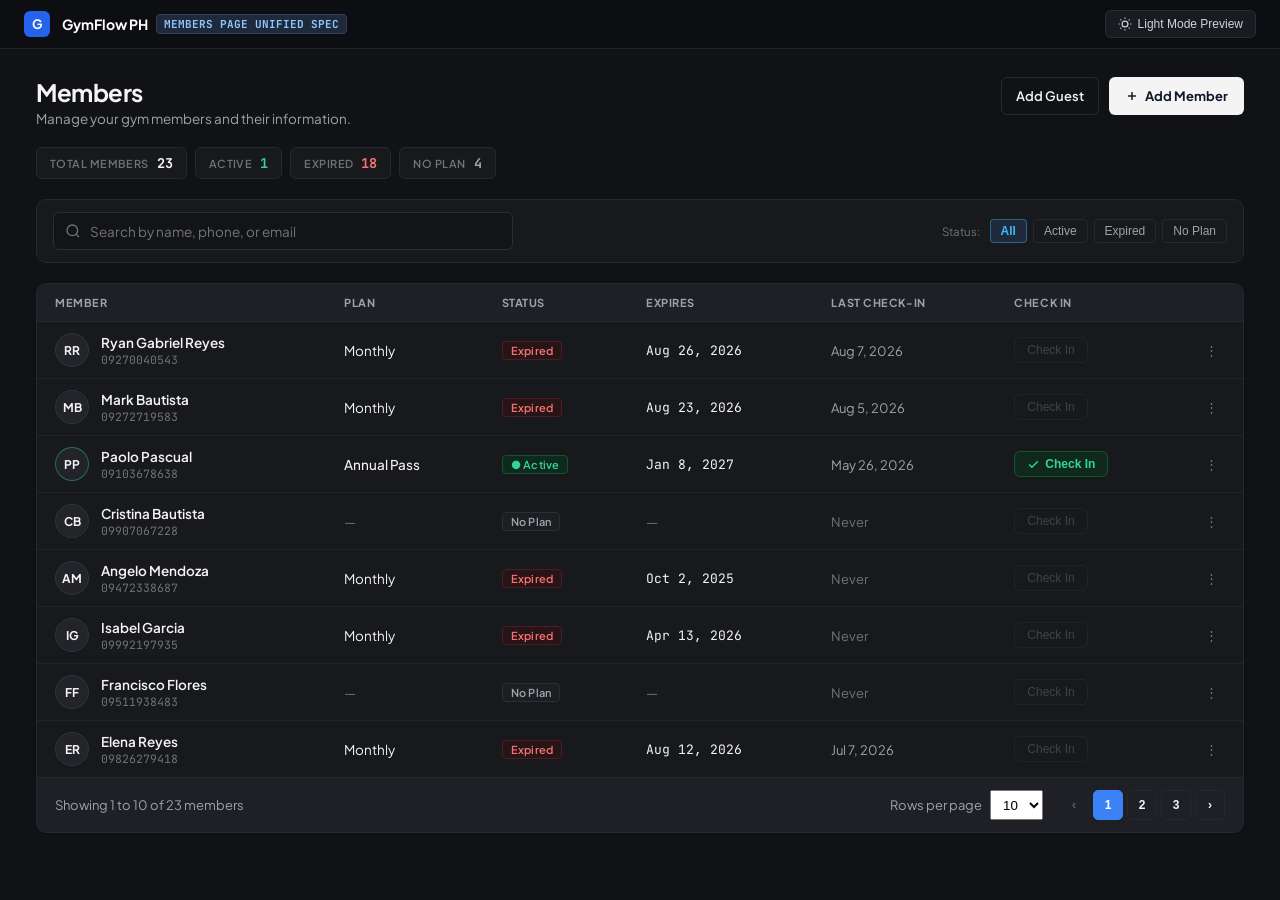
<file: members-page-mockups.html>
<!DOCTYPE html>
<html lang="en">
<head>
  <meta charset="UTF-8">
  <meta name="viewport" content="width=device-width, initial-scale=1.0">
  <title>GymFlow PH — Members Page UI Redesign Mockups</title>
  <link rel="preconnect" href="https://fonts.googleapis.com">
  <link rel="preconnect" href="https://fonts.gstatic.com" crossorigin>
  <link href="https://fonts.googleapis.com/css2?family=Plus+Jakarta+Sans:wght@400;500;600;700;800&family=JetBrains+Mono:wght@400;500;600;700&display=swap" rel="stylesheet">
  <style>
    *, *::before, *::after {
      box-sizing: border-box;
      margin: 0;
      padding: 0;
    }

    :root {
      --font-sans: 'Plus Jakarta Sans', -apple-system, BlinkMacSystemFont, 'Segoe UI', Roboto, sans-serif;
      --font-mono: 'JetBrains Mono', monospace;

      /* Solid Non-AI Dark Mode (Consistent across all pages) */
      --bg: #111215;
      --fg-primary: #f4f4f5;
      --fg-secondary: #a1a1aa;
      --fg-muted: #71717a;

      --card-bg: #18191d;
      --card-border: #27282d;
      --header-bg: #1f2025;
      --row-hover: #1e1f24;
      --row-border: #232429;

      --input-bg: #131417;
      --input-border: #2d2e35;
      --input-focus: #3b82f6;

      --primary: #3b82f6;
      --primary-fg: #ffffff;

      --radius-table: 10px;
      --radius-control: 6px;
    }

    .light-mode {
      --bg: #f8fafc;
      --fg-primary: #0f172a;
      --fg-secondary: #475569;
      --fg-muted: #94a3b8;

      --card-bg: #ffffff;
      --card-border: #e2e8f0;
      --header-bg: #f1f5f9;
      --row-hover: #f8fafc;
      --row-border: #f1f5f9;

      --input-bg: #ffffff;
      --input-border: #cbd5e1;
      --input-focus: #2563eb;

      --primary: #2563eb;
      --primary-fg: #ffffff;
    }

    body {
      font-family: var(--font-sans);
      background: var(--bg);
      color: var(--fg-primary);
      height: 100vh;
      display: flex;
      flex-direction: column;
      overflow: hidden;
      -webkit-font-smoothing: antialiased;
      transition: background 0.15s ease, color 0.15s ease;
    }

    /* Top Control Bar */
    header.top-bar {
      background: #0d0e11;
      border-bottom: 1px solid #222328;
      padding: 10px 24px;
      display: flex;
      align-items: center;
      justify-content: space-between;
      gap: 16px;
      flex-shrink: 0;
      z-index: 50;
    }

    .brand-meta {
      display: flex;
      align-items: center;
      gap: 12px;
    }

    .brand-logo {
      width: 26px;
      height: 26px;
      border-radius: 6px;
      background: #2563eb;
      color: #fff;
      display: flex;
      align-items: center;
      justify-content: center;
      font-weight: 700;
      font-size: 13px;
    }

    .brand-title {
      font-weight: 700;
      font-size: 14px;
      color: #fff;
      display: flex;
      align-items: center;
      gap: 8px;
    }

    .badge-spec {
      font-family: var(--font-mono);
      font-size: 11px;
      background: #1e293b;
      color: #93c5fd;
      border: 1px solid #334155;
      padding: 2px 7px;
      border-radius: 4px;
    }

    .concept-switch-tabs {
      display: flex;
      background: #16171b;
      border: 1px solid #27282d;
      border-radius: 8px;
      padding: 3px;
      gap: 3px;
    }

    .concept-tab-btn {
      background: transparent;
      border: none;
      color: #a1a1aa;
      font-family: var(--font-sans);
      font-size: 13px;
      font-weight: 600;
      padding: 6px 16px;
      border-radius: 6px;
      cursor: pointer;
      display: flex;
      align-items: center;
      gap: 8px;
      transition: all 0.15s ease;
    }

    .concept-tab-btn:hover {
      color: #fff;
      background: rgba(255, 255, 255, 0.05);
    }

    .concept-tab-btn.active {
      background: #2563eb;
      color: #fff;
      box-shadow: 0 1px 2px rgba(0, 0, 0, 0.3);
    }

    .tools-cluster {
      display: flex;
      align-items: center;
      gap: 10px;
    }

    .btn-tool {
      background: #1a1b20;
      border: 1px solid #2d2e35;
      color: #cbd5e1;
      padding: 6px 12px;
      border-radius: 6px;
      font-size: 12px;
      font-weight: 500;
      cursor: pointer;
      display: flex;
      align-items: center;
      gap: 6px;
      transition: all 0.15s ease;
    }

    .btn-tool:hover {
      background: #22242a;
      color: #fff;
    }

    /* Main Scrollable Canvas */
    .viewport {
      flex: 1;
      padding: 28px 36px;
      overflow-y: auto;
      max-width: 1440px;
      width: 100%;
      margin: 0 auto;
      display: flex;
      flex-direction: column;
      gap: 20px;
    }

    /* Page Header */
    .page-header-row {
      display: flex;
      align-items: flex-start;
      justify-content: space-between;
      gap: 20px;
      flex-wrap: wrap;
    }

    .title-group h1 {
      font-size: 24px;
      font-weight: 700;
      letter-spacing: -0.02em;
      color: var(--fg-primary);
    }

    .title-group p {
      font-size: 13.5px;
      color: var(--fg-secondary);
      margin-top: 3px;
    }

    .header-actions {
      display: flex;
      align-items: center;
      gap: 10px;
    }

    .btn-secondary-action {
      height: 38px;
      background: transparent;
      border: 1px solid var(--card-border);
      color: var(--fg-primary);
      padding: 0 14px;
      border-radius: var(--radius-control);
      font-family: var(--font-sans);
      font-size: 13px;
      font-weight: 600;
      cursor: pointer;
      display: flex;
      align-items: center;
      gap: 6px;
      transition: all 0.15s ease;
    }

    .btn-secondary-action:hover {
      background: rgba(255, 255, 255, 0.05);
    }

    .btn-primary-action {
      height: 38px;
      background: #f4f4f5;
      color: #0f172a;
      border: none;
      padding: 0 16px;
      border-radius: var(--radius-control);
      font-family: var(--font-sans);
      font-size: 13px;
      font-weight: 700;
      cursor: pointer;
      display: flex;
      align-items: center;
      gap: 6px;
      transition: all 0.15s ease;
    }

    .btn-primary-action:hover {
      background: #ffffff;
      box-shadow: 0 2px 8px rgba(0, 0, 0, 0.2);
    }

    .light-mode .btn-primary-action {
      background: #2563eb;
      color: #ffffff;
    }

    .light-mode .btn-primary-action:hover {
      background: #1d4ed8;
    }

    /* KPI Summary Ribbon */
    .kpi-ribbon {
      display: flex;
      align-items: center;
      gap: 8px;
      flex-wrap: wrap;
    }

    .kpi-chip {
      background: var(--card-bg);
      border: 1px solid var(--card-border);
      padding: 6px 13px;
      border-radius: 6px;
      display: flex;
      align-items: center;
      gap: 8px;
      cursor: pointer;
      transition: border-color 0.15s ease;
    }

    .kpi-chip:hover {
      border-color: #3b82f6;
    }

    .kpi-label {
      font-size: 11px;
      text-transform: uppercase;
      letter-spacing: 0.04em;
      color: var(--fg-muted);
      font-weight: 600;
    }

    .kpi-val {
      font-family: var(--font-mono);
      font-size: 13.5px;
      font-weight: 700;
      color: var(--fg-primary);
    }

    /* Unified Filter Toolbar Card */
    .filter-card {
      background: var(--card-bg);
      border: 1px solid var(--card-border);
      border-radius: var(--radius-table);
      padding: 12px 16px;
      display: flex;
      align-items: center;
      justify-content: space-between;
      gap: 12px;
      flex-wrap: wrap;
    }

    .search-cluster {
      display: flex;
      align-items: center;
      gap: 10px;
      flex: 1;
      max-width: 460px;
    }

    .search-wrapper {
      position: relative;
      flex: 1;
    }

    .search-icon {
      position: absolute;
      left: 12px;
      top: 50%;
      transform: translateY(-50%);
      color: var(--fg-muted);
      pointer-events: none;
    }

    .search-input {
      width: 100%;
      height: 38px;
      padding: 0 12px 0 36px;
      background: var(--input-bg);
      border: 1px solid var(--input-border);
      border-radius: var(--radius-control);
      color: var(--fg-primary);
      font-family: var(--font-sans);
      font-size: 13.5px;
      outline: none;
      transition: border-color 0.15s ease;
    }

    .search-input:focus {
      border-color: var(--input-focus);
    }

    /* Status Filter Chips */
    .filter-pills-row {
      display: flex;
      align-items: center;
      gap: 6px;
      flex-wrap: wrap;
    }

    .pill-filter {
      background: transparent;
      border: 1px solid var(--card-border);
      color: var(--fg-secondary);
      padding: 4px 10px;
      border-radius: 4px;
      font-size: 12px;
      font-weight: 500;
      cursor: pointer;
      display: flex;
      align-items: center;
      gap: 5px;
      transition: all 0.15s ease;
    }

    .pill-filter:hover {
      background: rgba(255, 255, 255, 0.05);
      color: var(--fg-primary);
    }

    .pill-filter.active {
      background: #1e293b;
      color: #38bdf8;
      border-color: rgba(56, 189, 248, 0.4);
      font-weight: 600;
    }

    .light-mode .pill-filter.active {
      background: #eff6ff;
      color: #2563eb;
      border-color: #bfdbfe;
    }

    /* Table Container Card */
    .table-container-card {
      background: var(--card-bg);
      border: 1px solid var(--card-border);
      border-radius: var(--radius-table);
      overflow: hidden;
      display: flex;
      flex-direction: column;
      box-shadow: 0 1px 3px rgba(0, 0, 0, 0.1);
    }

    table.unified-table {
      width: 100%;
      border-collapse: collapse;
      text-align: left;
      font-size: 13.5px;
    }

    thead th {
      background: var(--header-bg);
      color: var(--fg-secondary);
      font-size: 11px;
      font-weight: 700;
      text-transform: uppercase;
      letter-spacing: 0.05em;
      padding: 12px 18px;
      border-bottom: 1px solid var(--card-border);
      white-space: nowrap;
    }

    tbody tr {
      border-bottom: 1px solid var(--row-border);
      transition: background 0.12s ease;
    }

    tbody tr:last-child {
      border-bottom: none;
    }

    tbody tr:hover {
      background: var(--row-hover);
    }

    tbody td {
      padding: 11px 18px;
      vertical-align: middle;
      color: var(--fg-primary);
    }

    /* Member Profile Cell */
    .member-profile-cell {
      display: flex;
      align-items: center;
      gap: 12px;
    }

    .member-avatar {
      width: 34px;
      height: 34px;
      border-radius: 50%;
      background: #23242a;
      border: 1px solid #32343b;
      color: var(--fg-primary);
      display: flex;
      align-items: center;
      justify-content: center;
      font-size: 12px;
      font-weight: 700;
      flex-shrink: 0;
      overflow: hidden;
    }

    .member-avatar img {
      width: 100%;
      height: 100%;
      object-fit: cover;
    }

    .light-mode .member-avatar {
      background: #f1f5f9;
      border-color: #cbd5e1;
      color: #334155;
    }

    .member-text-group {
      display: flex;
      flex-direction: column;
      gap: 1px;
    }

    .member-name-link {
      font-weight: 600;
      color: var(--fg-primary);
      text-decoration: none;
      transition: color 0.15s ease;
    }

    .member-name-link:hover {
      color: #3b82f6;
    }

    .member-phone-sub {
      font-size: 11.5px;
      color: var(--fg-muted);
      font-family: var(--font-mono);
    }

    /* Status Badges (Refined non-shouting colors) */
    .status-badge {
      display: inline-flex;
      align-items: center;
      gap: 5px;
      font-size: 11px;
      font-weight: 600;
      padding: 2px 8px;
      border-radius: 4px;
      letter-spacing: 0.02em;
    }

    .badge-active {
      background: #0f291e;
      color: #34d399;
      border: 1px solid #14532d;
    }

    .badge-expired {
      background: #261416;
      color: #f87171;
      border: 1px solid #4f1c21;
    }

    .badge-noplan {
      background: #1d1e22;
      color: #a1a1aa;
      border: 1px solid #2d2e35;
    }

    .badge-expiring {
      background: #281f14;
      color: #fbbf24;
      border: 1px solid #4a3818;
    }

    /* Light mode badge equivalents */
    .light-mode .badge-active {
      background: #f0fdf4;
      color: #16a34a;
      border-color: #bbf7d0;
    }
    .light-mode .badge-expired {
      background: #fef2f2;
      color: #dc2626;
      border-color: #fecaca;
    }
    .light-mode .badge-noplan {
      background: #f1f5f9;
      color: #64748b;
      border-color: #e2e8f0;
    }
    .light-mode .badge-expiring {
      background: #fefce8;
      color: #ca8a04;
      border-color: #fef08a;
    }

    /* Action: Check-In Button */
    .btn-checkin-active {
      background: #0f291e;
      color: #34d399;
      border: 1px solid #14532d;
      padding: 5px 12px;
      border-radius: var(--radius-control);
      font-size: 12px;
      font-weight: 600;
      cursor: pointer;
      display: flex;
      align-items: center;
      gap: 5px;
      transition: all 0.15s ease;
    }

    .btn-checkin-active:hover {
      background: #14532d;
      color: #6ee7b7;
    }

    .light-mode .btn-checkin-active {
      background: #f0fdf4;
      color: #16a34a;
      border-color: #bbf7d0;
    }

    .btn-checkin-disabled {
      background: #191a1d;
      color: #52525b;
      border: 1px solid #27282d;
      padding: 5px 12px;
      border-radius: var(--radius-control);
      font-size: 12px;
      font-weight: 500;
      cursor: not-allowed;
      opacity: 0.7;
    }

    .light-mode .btn-checkin-disabled {
      background: #f8fafc;
      color: #94a3b8;
      border-color: #e2e8f0;
    }

    .btn-dots-action {
      background: transparent;
      border: none;
      color: var(--fg-muted);
      cursor: pointer;
      width: 28px;
      height: 28px;
      border-radius: 4px;
      display: flex;
      align-items: center;
      justify-content: center;
      transition: all 0.15s ease;
    }

    .btn-dots-action:hover {
      background: rgba(255, 255, 255, 0.08);
      color: var(--fg-primary);
    }

    /* Unified Pagination Bar */
    .table-footer-pagination {
      padding: 12px 18px;
      border-top: 1px solid var(--card-border);
      background: var(--header-bg);
      display: flex;
      align-items: center;
      justify-content: space-between;
      flex-wrap: wrap;
      gap: 16px;
    }

    .record-count-text {
      font-size: 13px;
      color: var(--fg-secondary);
    }

    .pagination-actions {
      display: flex;
      align-items: center;
      gap: 16px;
    }

    .rows-dropdown {
      display: flex;
      align-items: center;
      gap: 8px;
      font-size: 13px;
      color: var(--fg-secondary);
    }

    .pg-buttons {
      display: flex;
      align-items: center;
      gap: 4px;
    }

    .pg-btn {
      width: 30px;
      height: 30px;
      background: transparent;
      border: 1px solid var(--card-border);
      color: var(--fg-primary);
      border-radius: 5px;
      font-size: 12px;
      font-weight: 600;
      cursor: pointer;
      display: flex;
      align-items: center;
      justify-content: center;
      transition: all 0.12s ease;
    }

    .pg-btn:hover {
      background: rgba(255, 255, 255, 0.06);
    }

    .pg-btn.active {
      background: var(--primary);
      color: #fff;
      border-color: var(--primary);
    }

    .pg-btn:disabled {
      opacity: 0.3;
      cursor: not-allowed;
    }

    .toast {
      position: fixed;
      bottom: 24px;
      right: 24px;
      background: #18191d;
      border: 1px solid #27282d;
      color: #fff;
      padding: 12px 18px;
      border-radius: 6px;
      font-size: 13px;
      font-weight: 600;
      opacity: 0;
      transform: translateY(20px);
      transition: all 0.2s ease;
      z-index: 100;
    }

    .toast.show {
      opacity: 1;
      transform: translateY(0);
    }
  </style>
</head>
<body>

  <!-- Top Control Bar -->
  <header class="top-bar">
    <div class="brand-meta">
      <div class="brand-logo">G</div>
      <div>
        <span class="brand-title">
          GymFlow PH <span class="badge-spec">MEMBERS PAGE UNIFIED SPEC</span>
        </span>
      </div>
    </div>

    <!-- Theme Switcher -->
    <div class="tools-cluster">
      <button class="btn-tool" onclick="toggleTheme()" id="themeBtn">
        <svg width="14" height="14" viewBox="0 0 24 24" fill="none" stroke="currentColor" stroke-width="2"><circle cx="12" cy="12" r="5"/><path d="M12 1v2M12 21v2M4.22 4.22l1.42 1.42M18.36 18.36l1.42 1.42M1 12h2M21 12h2M4.22 19.78l1.42-1.42M18.36 5.64l1.42-1.42"/></svg>
        <span id="themeLabel">Light Mode Preview</span>
      </button>
    </div>
  </header>

  <!-- Main Viewport -->
  <main class="viewport">

    <!-- Page Header with Actions & Summary Metrics -->
    <div class="page-header-row">
      <div class="title-group">
        <h1>Members</h1>
        <p>Manage your gym members and their information.</p>
      </div>

      <div class="header-actions">
        <button class="btn-secondary-action" onclick="showToast('Opens Add Guest Modal')">
          Add Guest
        </button>
        <button class="btn-primary-action" onclick="showToast('Opens Add Member Modal')">
          <svg width="14" height="14" viewBox="0 0 24 24" fill="none" stroke="currentColor" stroke-width="2.5"><line x1="12" y1="5" x2="12" y2="19"/><line x1="5" y1="12" x2="19" y2="12"/></svg>
          Add Member
        </button>
      </div>
    </div>

    <!-- KPI Summary Metrics Ribbon (Instant Counter Awareness) -->
    <div class="kpi-ribbon">
      <div class="kpi-chip" onclick="filterStatus('ALL')">
        <span class="kpi-label">Total Members</span>
        <span class="kpi-val">23</span>
      </div>
      <div class="kpi-chip" onclick="filterStatus('ACTIVE')">
        <span class="kpi-label">Active</span>
        <span class="kpi-val" style="color: #34d399;">1</span>
      </div>
      <div class="kpi-chip" onclick="filterStatus('EXPIRED')">
        <span class="kpi-label">Expired</span>
        <span class="kpi-val" style="color: #f87171;">18</span>
      </div>
      <div class="kpi-chip" onclick="filterStatus('NO_PLAN')">
        <span class="kpi-label">No Plan</span>
        <span class="kpi-val" style="color: var(--fg-secondary);">4</span>
      </div>
    </div>

    <!-- Unified Filter Toolbar Card -->
    <div class="filter-card">
      <div class="search-cluster">
        <div class="search-wrapper">
          <svg class="search-icon" width="16" height="16" viewBox="0 0 24 24" fill="none" stroke="currentColor" stroke-width="2"><circle cx="11" cy="11" r="8"/><line x1="21" y1="21" x2="16.65" y2="16.65"/></svg>
          <input class="search-input" id="member-search" placeholder="Search by name, phone, or email" oninput="handleSearch(this.value)">
        </div>
      </div>

      <!-- 1-Click Quick Status Filter Pills -->
      <div class="filter-pills-row">
        <span style="font-size: 11.5px; color: var(--fg-muted); margin-right: 4px;">Status:</span>
        <button class="pill-filter active" id="pill-all" onclick="filterStatus('ALL')">All</button>
        <button class="pill-filter" id="pill-active" onclick="filterStatus('ACTIVE')">Active</button>
        <button class="pill-filter" id="pill-expired" onclick="filterStatus('EXPIRED')">Expired</button>
        <button class="pill-filter" id="pill-noplan" onclick="filterStatus('NO_PLAN')">No Plan</button>
      </div>
    </div>

    <!-- Elevated Table Card (Unified with Check-in & Payments) -->
    <div class="table-container-card">
      <table class="unified-table">
        <thead>
          <tr>
            <th>Member</th>
            <th>Plan</th>
            <th>Status</th>
            <th>Expires</th>
            <th>Last Check-in</th>
            <th>Check In</th>
            <th style="width: 40px;"></th>
          </tr>
        </thead>
        <tbody id="members-tbody">
          <!-- Row 1: Expired -->
          <tr data-status="EXPIRED">
            <td>
              <div class="member-profile-cell">
                <div class="member-avatar">RR</div>
                <div class="member-text-group">
                  <a href="#" class="member-name-link" onclick="showToast('Open profile: Ryan Gabriel Reyes')">Ryan Gabriel Reyes</a>
                  <span class="member-phone-sub">09270040543</span>
                </div>
              </div>
            </td>
            <td><span>Monthly</span></td>
            <td><span class="status-badge badge-expired">Expired</span></td>
            <td><span style="font-family: var(--font-mono); font-size: 13px;">Aug 26, 2026</span></td>
            <td><span style="color: var(--fg-secondary); font-size: 13px;">Aug 7, 2026</span></td>
            <td>
              <button class="btn-checkin-disabled" title="Plan expired — log a payment first">
                Check In
              </button>
            </td>
            <td style="text-align: right;">
              <button class="btn-dots-action" onclick="showToast('Actions menu')">⋮</button>
            </td>
          </tr>

          <!-- Row 2: Expired -->
          <tr data-status="EXPIRED">
            <td>
              <div class="member-profile-cell">
                <div class="member-avatar">MB</div>
                <div class="member-text-group">
                  <a href="#" class="member-name-link" onclick="showToast('Open profile: Mark Bautista')">Mark Bautista</a>
                  <span class="member-phone-sub">09272719583</span>
                </div>
              </div>
            </td>
            <td><span>Monthly</span></td>
            <td><span class="status-badge badge-expired">Expired</span></td>
            <td><span style="font-family: var(--font-mono); font-size: 13px;">Aug 23, 2026</span></td>
            <td><span style="color: var(--fg-secondary); font-size: 13px;">Aug 5, 2026</span></td>
            <td>
              <button class="btn-checkin-disabled" title="Plan expired — log a payment first">
                Check In
              </button>
            </td>
            <td style="text-align: right;">
              <button class="btn-dots-action" onclick="showToast('Actions menu')">⋮</button>
            </td>
          </tr>

          <!-- Row 3: Active Member -->
          <tr data-status="ACTIVE">
            <td>
              <div class="member-profile-cell">
                <div class="member-avatar" style="border-color: rgba(52, 211, 153, 0.4);">PP</div>
                <div class="member-text-group">
                  <a href="#" class="member-name-link" onclick="showToast('Open profile: Paolo Pascual')">Paolo Pascual</a>
                  <span class="member-phone-sub">09103678638</span>
                </div>
              </div>
            </td>
            <td><span style="font-weight: 500;">Annual Pass</span></td>
            <td><span class="status-badge badge-active">● Active</span></td>
            <td><span style="font-family: var(--font-mono); font-size: 13px;">Jan 8, 2027</span></td>
            <td><span style="color: var(--fg-secondary); font-size: 13px;">May 26, 2026</span></td>
            <td>
              <button class="btn-checkin-active" onclick="showToast('Checked in: Paolo Pascual')">
                <svg width="13" height="13" viewBox="0 0 24 24" fill="none" stroke="currentColor" stroke-width="2.5"><path d="M20 6 9 17l-5-5"/></svg>
                Check In
              </button>
            </td>
            <td style="text-align: right;">
              <button class="btn-dots-action" onclick="showToast('Actions menu')">⋮</button>
            </td>
          </tr>

          <!-- Row 4: No Plan -->
          <tr data-status="NO_PLAN">
            <td>
              <div class="member-profile-cell">
                <div class="member-avatar">CB</div>
                <div class="member-text-group">
                  <a href="#" class="member-name-link" onclick="showToast('Open profile: Cristina Bautista')">Cristina Bautista</a>
                  <span class="member-phone-sub">09907067228</span>
                </div>
              </div>
            </td>
            <td><span style="color: var(--fg-muted);">—</span></td>
            <td><span class="status-badge badge-noplan">No Plan</span></td>
            <td><span style="color: var(--fg-muted);">—</span></td>
            <td><span style="color: var(--fg-muted); font-size: 13px;">Never</span></td>
            <td>
              <button class="btn-checkin-disabled" title="No plan assigned">
                Check In
              </button>
            </td>
            <td style="text-align: right;">
              <button class="btn-dots-action" onclick="showToast('Actions menu')">⋮</button>
            </td>
          </tr>

          <!-- Row 5: Expired -->
          <tr data-status="EXPIRED">
            <td>
              <div class="member-profile-cell">
                <div class="member-avatar">AM</div>
                <div class="member-text-group">
                  <a href="#" class="member-name-link" onclick="showToast('Open profile: Angelo Mendoza')">Angelo Mendoza</a>
                  <span class="member-phone-sub">09472338687</span>
                </div>
              </div>
            </td>
            <td><span>Monthly</span></td>
            <td><span class="status-badge badge-expired">Expired</span></td>
            <td><span style="font-family: var(--font-mono); font-size: 13px;">Oct 2, 2025</span></td>
            <td><span style="color: var(--fg-muted); font-size: 13px;">Never</span></td>
            <td>
              <button class="btn-checkin-disabled" title="Plan expired — log a payment first">
                Check In
              </button>
            </td>
            <td style="text-align: right;">
              <button class="btn-dots-action" onclick="showToast('Actions menu')">⋮</button>
            </td>
          </tr>

          <!-- Row 6: Expired -->
          <tr data-status="EXPIRED">
            <td>
              <div class="member-profile-cell">
                <div class="member-avatar">IG</div>
                <div class="member-text-group">
                  <a href="#" class="member-name-link" onclick="showToast('Open profile: Isabel Garcia')">Isabel Garcia</a>
                  <span class="member-phone-sub">09992197935</span>
                </div>
              </div>
            </td>
            <td><span>Monthly</span></td>
            <td><span class="status-badge badge-expired">Expired</span></td>
            <td><span style="font-family: var(--font-mono); font-size: 13px;">Apr 13, 2026</span></td>
            <td><span style="color: var(--fg-muted); font-size: 13px;">Never</span></td>
            <td>
              <button class="btn-checkin-disabled" title="Plan expired — log a payment first">
                Check In
              </button>
            </td>
            <td style="text-align: right;">
              <button class="btn-dots-action" onclick="showToast('Actions menu')">⋮</button>
            </td>
          </tr>

          <!-- Row 7: No Plan -->
          <tr data-status="NO_PLAN">
            <td>
              <div class="member-profile-cell">
                <div class="member-avatar">FF</div>
                <div class="member-text-group">
                  <a href="#" class="member-name-link" onclick="showToast('Open profile: Francisco Flores')">Francisco Flores</a>
                  <span class="member-phone-sub">09511938483</span>
                </div>
              </div>
            </td>
            <td><span style="color: var(--fg-muted);">—</span></td>
            <td><span class="status-badge badge-noplan">No Plan</span></td>
            <td><span style="color: var(--fg-muted);">—</span></td>
            <td><span style="color: var(--fg-muted); font-size: 13px;">Never</span></td>
            <td>
              <button class="btn-checkin-disabled" title="No plan assigned">
                Check In
              </button>
            </td>
            <td style="text-align: right;">
              <button class="btn-dots-action" onclick="showToast('Actions menu')">⋮</button>
            </td>
          </tr>

          <!-- Row 8: Expired -->
          <tr data-status="EXPIRED">
            <td>
              <div class="member-profile-cell">
                <div class="member-avatar">ER</div>
                <div class="member-text-group">
                  <a href="#" class="member-name-link" onclick="showToast('Open profile: Elena Reyes')">Elena Reyes</a>
                  <span class="member-phone-sub">09826279418</span>
                </div>
              </div>
            </td>
            <td><span>Monthly</span></td>
            <td><span class="status-badge badge-expired">Expired</span></td>
            <td><span style="font-family: var(--font-mono); font-size: 13px;">Aug 12, 2026</span></td>
            <td><span style="color: var(--fg-secondary); font-size: 13px;">Jul 7, 2026</span></td>
            <td>
              <button class="btn-checkin-disabled" title="Plan expired — log a payment first">
                Check In
              </button>
            </td>
            <td style="text-align: right;">
              <button class="btn-dots-action" onclick="showToast('Actions menu')">⋮</button>
            </td>
          </tr>
        </tbody>
      </table>

      <!-- Unified Pagination Bar -->
      <div class="table-footer-pagination">
        <p class="record-count-text">
          Showing 1 to 10 of 23 members
        </p>
        <div class="pagination-actions">
          <div class="rows-dropdown">
            <span>Rows per page</span>
            <select class="input-control" style="height: 30px; padding: 0 8px; width: auto;">
              <option selected>10</option>
              <option>25</option>
              <option>50</option>
            </select>
          </div>
          <div class="pg-buttons">
            <button class="pg-btn" disabled>‹</button>
            <button class="pg-btn active">1</button>
            <button class="pg-btn">2</button>
            <button class="pg-btn">3</button>
            <button class="pg-btn">›</button>
          </div>
        </div>
      </div>
    </div>

  </main>

  <div class="toast" id="toast">
    <span id="toast-msg">Notification</span>
  </div>

  <script>
    function toggleTheme() {
      const isLight = document.body.classList.toggle('light-mode');
      document.getElementById('themeLabel').innerText = isLight ? 'Dark Mode Preview' : 'Light Mode Preview';
    }

    function filterStatus(status) {
      document.querySelectorAll('.pill-filter').forEach(p => p.classList.remove('active'));
      const activePill = document.getElementById('pill-' + status.toLowerCase().replace('_', ''));
      if (activePill) activePill.classList.add('active');

      const rows = document.querySelectorAll('#members-tbody tr');
      rows.forEach(r => {
        if (status === 'ALL' || r.getAttribute('data-status') === status) {
          r.style.display = '';
        } else {
          r.style.display = 'none';
        }
      });
      showToast(`Filtered by: ${status.replace('_', ' ')}`);
    }

    function handleSearch(term) {
      const query = term.toLowerCase().trim();
      const rows = document.querySelectorAll('#members-tbody tr');
      rows.forEach(r => {
        const text = r.innerText.toLowerCase();
        r.style.display = text.includes(query) ? '' : 'none';
      });
    }

    function showToast(msg) {
      const t = document.getElementById('toast');
      document.getElementById('toast-msg').innerText = msg;
      t.classList.add('show');
      setTimeout(() => t.classList.remove('show'), 2200);
    }
  </script>
</body>
</html>
</file>
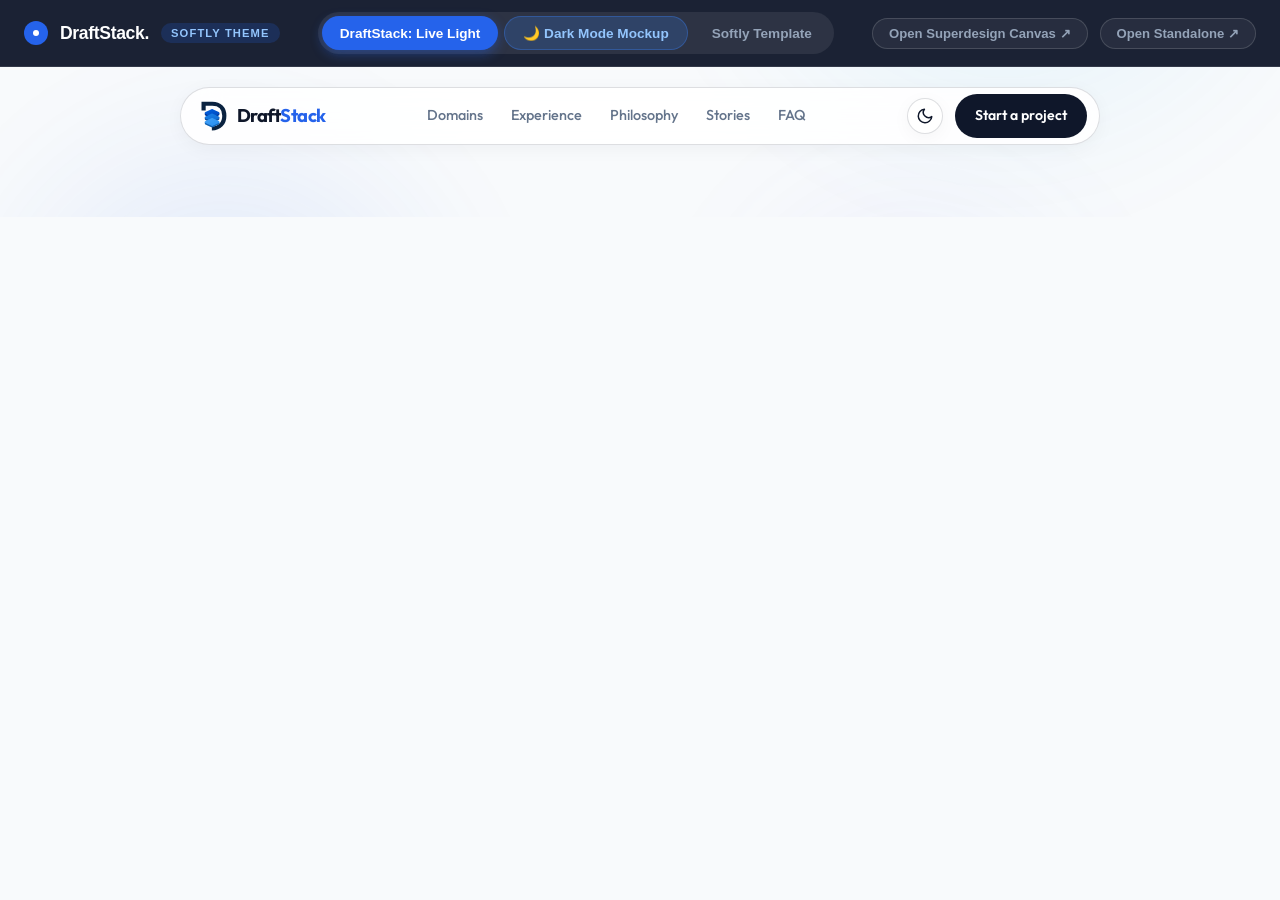
<file: mockup-preview.html>
<!DOCTYPE html>
<html lang="en">
<head>
  <meta charset="UTF-8">
  <meta name="viewport" content="width=device-width, initial-scale=1.0">
  <title>DraftStack — Softly Software Engineering Startup Mockup</title>
  <style>
    * { box-sizing: border-box; margin: 0; padding: 0; }
    body {
      background: #F8FAFC;
      color: #0F172A;
      font-family: -apple-system, BlinkMacSystemFont, "Segoe UI", Roboto, sans-serif;
      min-height: 100vh;
      display: flex;
      flex-direction: column;
    }
    .top-bar {
      position: sticky;
      top: 0;
      z-index: 100;
      background: rgba(15, 23, 42, 0.95);
      backdrop-filter: blur(16px);
      border-bottom: 1px solid rgba(255, 255, 255, 0.1);
      padding: 12px 24px;
      display: flex;
      align-items: center;
      justify-content: space-between;
      gap: 16px;
      flex-wrap: wrap;
      color: #F8FAFC;
    }
    .brand-wrap {
      display: flex;
      align-items: center;
      gap: 12px;
    }
    .logo-dot {
      width: 24px;
      height: 24px;
      border-radius: 50%;
      background: #2563EB;
      display: flex;
      align-items: center;
      justify-content: center;
    }
    .logo-inner {
      width: 6px;
      height: 6px;
      border-radius: 50%;
      background: #fff;
    }
    .brand {
      font-weight: 700;
      font-size: 1.1rem;
      letter-spacing: -0.02em;
      color: #FFFFFF;
    }
    .badge {
      font-size: 0.7rem;
      font-weight: 600;
      text-transform: uppercase;
      letter-spacing: 0.1em;
      background: rgba(37, 99, 235, 0.2);
      color: #93C5FD;
      padding: 4px 10px;
      border-radius: 999px;
    }
    .switcher {
      display: flex;
      gap: 6px;
      background: rgba(255, 255, 255, 0.08);
      padding: 4px;
      border-radius: 999px;
    }
    .tab-btn {
      background: transparent;
      border: none;
      color: #94A3B8;
      padding: 8px 18px;
      font-size: 0.85rem;
      font-weight: 600;
      border-radius: 999px;
      cursor: pointer;
      transition: all 0.2s cubic-bezier(0.16, 1, 0.3, 1);
    }
    .tab-btn:hover {
      color: #FFFFFF;
    }
    .tab-btn.active {
      background: #2563EB;
      color: #fff;
      box-shadow: 0 4px 12px rgba(37, 99, 235, 0.4);
    }
    .links-group {
      display: flex;
      align-items: center;
      gap: 12px;
    }
    .external-link {
      font-size: 0.82rem;
      font-weight: 600;
      color: #94A3B8;
      text-decoration: none;
      padding: 7px 16px;
      border-radius: 999px;
      border: 1px solid rgba(255, 255, 255, 0.15);
      background: rgba(255, 255, 255, 0.05);
      transition: all 0.2s ease;
    }
    .external-link:hover {
      border-color: #2563EB;
      color: #FFFFFF;
    }
    .frame-container {
      flex: 1;
      width: 100%;
      height: calc(100vh - 65px);
      border: none;
      position: relative;
    }
    iframe {
      width: 100%;
      height: 100%;
      border: none;
      background: #F8FAFC;
    }
  </style>
</head>
<body>
  <header class="top-bar">
    <div class="brand-wrap">
      <div class="logo-dot"><div class="logo-inner"></div></div>
      <div class="brand">DraftStack.</div>
      <span class="badge">Softly Theme</span>
    </div>

    <div class="switcher">
      <button class="tab-btn active" id="btn-opt1" onclick="switchOption(1)">
        DraftStack: Live Light
      </button>
      <button class="tab-btn" id="btn-opt3" onclick="switchOption(3)" style="background: rgba(59, 130, 246, 0.2); color: #93C5FD; border: 1px solid rgba(59, 130, 246, 0.35);">
        🌙 Dark Mode Mockup
      </button>
      <button class="tab-btn" id="btn-opt2" onclick="switchOption(2)">
        Softly Template
      </button>
    </div>

    <div class="links-group">
      <a class="external-link" id="canvas-link" href="https://superdesign.dev/teams/c6b40858-be18-48fa-ac1c-71de159321d8/projects/632946ce-506e-40a0-8420-04db05a926ae" target="_blank" rel="noopener">Open Superdesign Canvas ↗</a>
      <a class="external-link" id="preview-link" href="https://p.superdesign.dev/draft/8642d4c2-2322-491d-8f15-ac9a2d7fa234" target="_blank" rel="noopener">Open Standalone ↗</a>
    </div>
  </header>

  <div class="frame-container">
    <iframe id="preview-frame" src="index.html"></iframe>
  </div>

  <script>
    const urls = {
      1: "index.html",
      2: "https://p.superdesign.dev/draft/27bb1512-ff88-4458-8027-8f2abd84dacd",
      3: "dark-mode-mockups.html"
    };

    function switchOption(num) {
      document.getElementById('btn-opt1').classList.toggle('active', num === 1);
      document.getElementById('btn-opt2').classList.toggle('active', num === 2);
      document.getElementById('btn-opt3').classList.toggle('active', num === 3);
      document.getElementById('preview-frame').src = urls[num];
      document.getElementById('preview-link').href = urls[num];
    }
  </script>
</body>
</html>
</file>
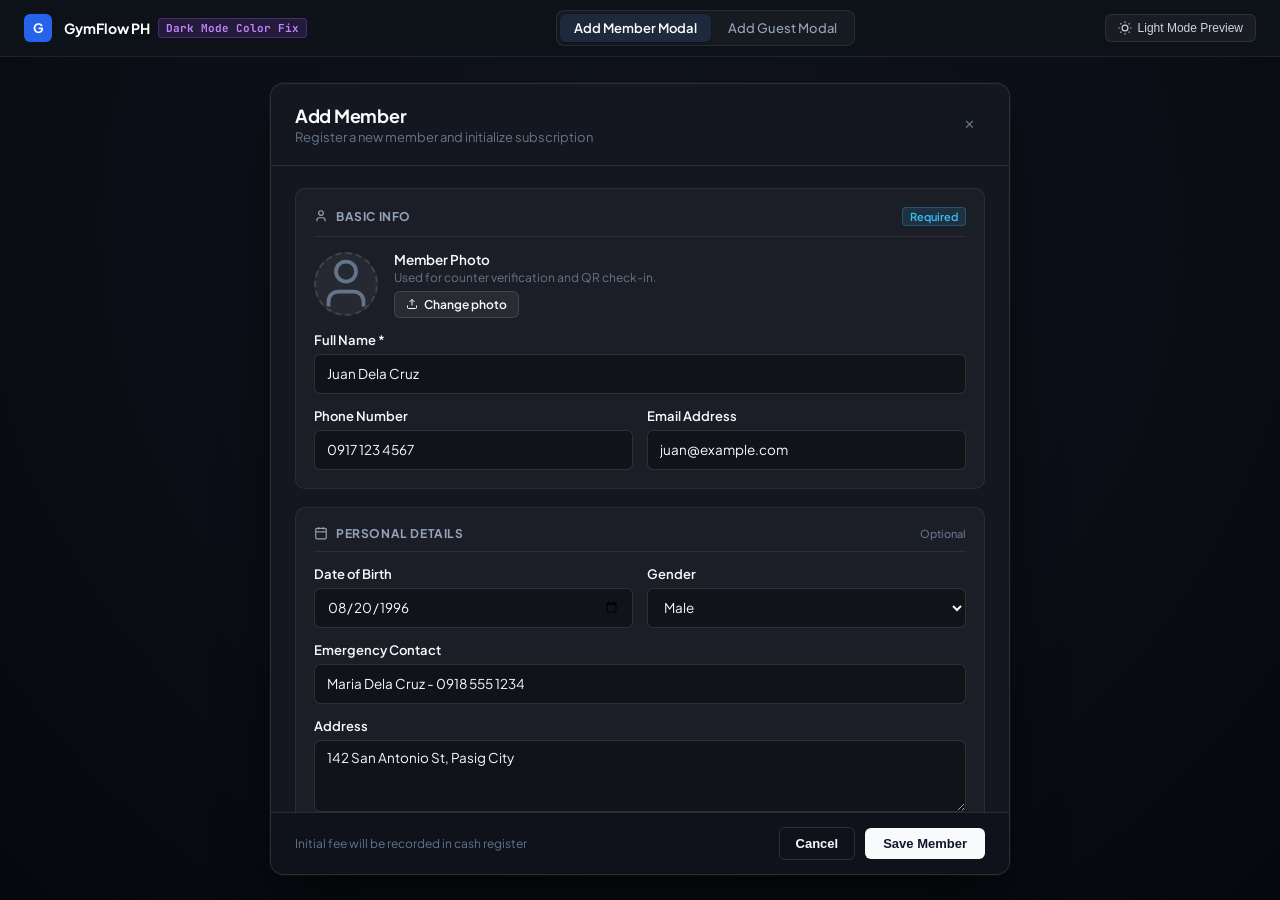
<file: modals-darkmode-mockups.html>
<!DOCTYPE html>
<html lang="en">
<head>
  <meta charset="UTF-8">
  <meta name="viewport" content="width=device-width, initial-scale=1.0">
  <title>GymFlow PH — Dark Mode Modals Redesign (Add Member & Add Guest)</title>
  <link rel="preconnect" href="https://fonts.googleapis.com">
  <link rel="preconnect" href="https://fonts.gstatic.com" crossorigin>
  <link href="https://fonts.googleapis.com/css2?family=Plus+Jakarta+Sans:wght@400;500;600;700;800&family=JetBrains+Mono:wght@400;500;600&display=swap" rel="stylesheet">
  <style>
    *, *::before, *::after {
      box-sizing: border-box;
      margin: 0;
      padding: 0;
    }

    :root {
      --font-sans: 'Plus Jakarta Sans', -apple-system, BlinkMacSystemFont, 'Segoe UI', Roboto, sans-serif;
      --font-mono: 'JetBrains Mono', monospace;

      /* Refined Dark Mode Palette (No more muddy gray or dark-on-dark inversions) */
      --dialog-bg: #14171f;          /* Rich, deep neutral-slate modal surface */
      --dialog-border: rgba(255, 255, 255, 0.1);
      --section-bg: rgba(255, 255, 255, 0.03); /* Subtle luminous translucent card */
      --section-border: rgba(255, 255, 255, 0.07);
      --input-bg: rgba(0, 0, 0, 0.35);  /* Recessed tactile input */
      --input-border: rgba(255, 255, 255, 0.12);
      --input-focus-border: #3b82f6;
      --input-focus-ring: rgba(59, 130, 246, 0.25);
      --fg-primary: #f8fafc;
      --fg-secondary: #94a3b8;
      --fg-muted: #64748b;
      --footer-bg: rgba(15, 18, 26, 0.95);
      --primary-btn-bg: #f8fafc;
      --primary-btn-fg: #0f172a;
      --primary-btn-hover: #ffffff;
      --badge-required-bg: rgba(56, 189, 248, 0.12);
      --badge-required-fg: #38bdf8;
      --badge-required-border: rgba(56, 189, 248, 0.25);
      --badge-cash-bg: rgba(34, 197, 94, 0.12);
      --badge-cash-fg: #4ade80;
      --badge-cash-border: rgba(34, 197, 94, 0.25);
      --fee-box-bg: rgba(255, 255, 255, 0.025);
      --fee-box-border: rgba(255, 255, 255, 0.08);

      --radius-modal: 14px;
      --radius-card: 10px;
      --radius-control: 6px;
    }

    /* Light mode override for testing */
    .light-mode {
      --dialog-bg: #ffffff;
      --dialog-border: #e2e8f0;
      --section-bg: #f8fafc;
      --section-border: #e2e8f0;
      --input-bg: #ffffff;
      --input-border: #cbd5e1;
      --input-focus-border: #2563eb;
      --input-focus-ring: rgba(37, 99, 235, 0.15);
      --fg-primary: #0f172a;
      --fg-secondary: #475569;
      --fg-muted: #94a3b8;
      --footer-bg: #f8fafc;
      --primary-btn-bg: #2563eb;
      --primary-btn-fg: #ffffff;
      --primary-btn-hover: #1d4ed8;
      --badge-required-bg: #eff6ff;
      --badge-required-fg: #2563eb;
      --badge-required-border: #bfdbfe;
      --badge-cash-bg: #f0fdf4;
      --badge-cash-fg: #16a34a;
      --badge-cash-border: #bbf7d0;
      --fee-box-bg: #f1f5f9;
      --fee-box-border: #e2e8f0;
    }

    body {
      font-family: var(--font-sans);
      background: #080a0f;
      color: #f1f5f9;
      height: 100vh;
      display: flex;
      flex-direction: column;
      overflow: hidden;
      -webkit-font-smoothing: antialiased;
    }

    /* Control Header */
    header.top-controls {
      background: #0d1118;
      border-bottom: 1px solid rgba(255, 255, 255, 0.08);
      padding: 10px 24px;
      display: flex;
      align-items: center;
      justify-content: space-between;
      gap: 16px;
      flex-shrink: 0;
      z-index: 50;
    }

    .brand-area {
      display: flex;
      align-items: center;
      gap: 12px;
    }

    .brand-badge {
      width: 28px;
      height: 28px;
      border-radius: 6px;
      background: #2563eb;
      color: #fff;
      display: flex;
      align-items: center;
      justify-content: center;
      font-weight: 700;
      font-size: 13px;
    }

    .brand-title {
      font-weight: 700;
      font-size: 14px;
      color: #fff;
      display: flex;
      align-items: center;
      gap: 8px;
    }

    .pill-theme {
      font-family: var(--font-mono);
      font-size: 11px;
      background: rgba(168, 85, 247, 0.15);
      color: #c084fc;
      border: 1px solid rgba(168, 85, 247, 0.3);
      padding: 2px 7px;
      border-radius: 4px;
    }

    /* Tabs */
    .tab-container {
      display: flex;
      background: rgba(255, 255, 255, 0.04);
      border: 1px solid rgba(255, 255, 255, 0.08);
      border-radius: 8px;
      padding: 3px;
      gap: 3px;
    }

    .tab-btn {
      background: transparent;
      border: none;
      color: #94a3b8;
      font-family: var(--font-sans);
      font-size: 13px;
      font-weight: 500;
      padding: 6px 14px;
      border-radius: 6px;
      cursor: pointer;
      display: flex;
      align-items: center;
      gap: 8px;
      transition: all 0.15s ease;
    }

    .tab-btn:hover {
      color: #fff;
      background: rgba(255, 255, 255, 0.05);
    }

    .tab-btn.active {
      background: #1e293b;
      color: #fff;
      font-weight: 600;
      box-shadow: 0 1px 3px rgba(0, 0, 0, 0.3);
    }

    .tools-area {
      display: flex;
      align-items: center;
      gap: 10px;
    }

    .btn-toggle {
      background: rgba(255, 255, 255, 0.05);
      border: 1px solid rgba(255, 255, 255, 0.08);
      color: #cbd5e1;
      padding: 6px 12px;
      border-radius: 6px;
      font-size: 12px;
      font-weight: 500;
      cursor: pointer;
      display: flex;
      align-items: center;
      gap: 6px;
      transition: all 0.15s ease;
    }

    .btn-toggle:hover {
      background: rgba(255, 255, 255, 0.1);
      color: #fff;
    }

    /* Modal Backdrop Simulation */
    .viewport-canvas {
      flex: 1;
      background: radial-gradient(circle at 50% 20%, #111520 0%, #06080d 100%);
      display: flex;
      align-items: center;
      justify-content: center;
      padding: 24px;
      overflow: auto;
    }

    /* Modal Surface */
    .modal-window {
      display: none;
      background: var(--dialog-bg);
      border: 1px solid var(--dialog-border);
      border-radius: var(--radius-modal);
      box-shadow: 
        0 24px 60px -12px rgba(0, 0, 0, 0.75),
        0 0 0 1px rgba(255, 255, 255, 0.04);
      width: 100%;
      flex-direction: column;
      overflow: hidden;
      animation: modalFade 0.2s cubic-bezier(0.16, 1, 0.3, 1);
    }

    .modal-window.active {
      display: flex;
    }

    @keyframes modalFade {
      from { opacity: 0; transform: scale(0.99) translateY(4px); }
      to { opacity: 1; transform: scale(1) translateY(0); }
    }

    #modal-add-member {
      max-width: 740px;
      max-height: 88vh;
    }

    #modal-add-guest {
      max-width: 520px;
      max-height: 85vh;
    }

    /* Fixed Header */
    .m-header {
      padding: 20px 24px;
      border-bottom: 1px solid var(--dialog-border);
      display: flex;
      align-items: center;
      justify-content: space-between;
      flex-shrink: 0;
      background: var(--dialog-bg);
    }

    .m-header-title {
      font-size: 18px;
      font-weight: 700;
      letter-spacing: -0.015em;
      color: var(--fg-primary);
    }

    .m-header-sub {
      font-size: 13px;
      color: var(--fg-muted);
      margin-top: 2px;
    }

    .btn-close {
      width: 32px;
      height: 32px;
      border-radius: 6px;
      background: transparent;
      border: none;
      color: var(--fg-muted);
      cursor: pointer;
      display: flex;
      align-items: center;
      justify-content: center;
      transition: all 0.15s ease;
    }

    .btn-close:hover {
      background: rgba(255, 255, 255, 0.06);
      color: var(--fg-primary);
    }

    /* Scrollable Form Body */
    .m-body {
      padding: 22px 24px;
      overflow-y: auto;
      flex: 1;
      display: flex;
      flex-direction: column;
      gap: 18px;
    }

    /* Custom Slim Dark Scrollbar */
    .m-body::-webkit-scrollbar {
      width: 6px;
    }
    .m-body::-webkit-scrollbar-track {
      background: transparent;
    }
    .m-body::-webkit-scrollbar-thumb {
      background: rgba(255, 255, 255, 0.12);
      border-radius: 3px;
    }
    .m-body::-webkit-scrollbar-thumb:hover {
      background: rgba(255, 255, 255, 0.2);
    }

    /* Section Card (Luminous, not muddy) */
    .m-section-card {
      background: var(--section-bg);
      border: 1px solid var(--section-border);
      border-radius: var(--radius-card);
      padding: 18px;
      display: flex;
      flex-direction: column;
      gap: 14px;
    }

    .m-section-head {
      display: flex;
      align-items: center;
      justify-content: space-between;
      border-bottom: 1px solid var(--section-border);
      padding-bottom: 10px;
    }

    .m-section-title {
      font-size: 12px;
      font-weight: 700;
      text-transform: uppercase;
      letter-spacing: 0.05em;
      color: var(--fg-secondary);
      display: flex;
      align-items: center;
      gap: 8px;
    }

    /* Badges */
    .badge-req {
      font-size: 11px;
      font-weight: 600;
      background: var(--badge-required-bg);
      color: var(--badge-required-fg);
      border: 1px solid var(--badge-required-border);
      padding: 2px 7px;
      border-radius: 4px;
    }

    .badge-opt {
      font-size: 11px;
      font-weight: 500;
      color: var(--fg-muted);
    }

    .badge-cash {
      font-size: 11px;
      font-weight: 600;
      background: var(--badge-cash-bg);
      color: var(--badge-cash-fg);
      border: 1px solid var(--badge-cash-border);
      padding: 2px 7px;
      border-radius: 4px;
    }

    /* Input & Labels */
    .m-label {
      display: block;
      font-size: 13px;
      font-weight: 600;
      color: var(--fg-primary);
      margin-bottom: 6px;
    }

    .m-input, .m-select, .m-textarea {
      width: 100%;
      height: 40px;
      padding: 0 12px;
      background: var(--input-bg);
      border: 1px solid var(--input-border);
      border-radius: var(--radius-control);
      color: var(--fg-primary);
      font-family: var(--font-sans);
      font-size: 13.5px;
      outline: none;
      transition: all 0.15s ease;
    }

    .m-input::placeholder, .m-textarea::placeholder {
      color: var(--fg-muted);
    }

    .m-input:focus, .m-select:focus, .m-textarea:focus {
      border-color: var(--input-focus-border);
      box-shadow: 0 0 0 2px var(--input-focus-ring);
    }

    .m-textarea {
      height: 72px;
      padding: 8px 12px;
      resize: vertical;
    }

    .col-2 {
      display: grid;
      grid-template-columns: 1fr 1fr;
      gap: 14px;
    }

    /* Avatar Row */
    .avatar-wrap {
      display: flex;
      align-items: center;
      gap: 16px;
    }

    .avatar-preview-box {
      width: 64px;
      height: 64px;
      border-radius: 50%;
      background: rgba(255, 255, 255, 0.05);
      border: 2px dashed var(--input-border);
      display: flex;
      align-items: center;
      justify-content: center;
      color: var(--fg-muted);
      overflow: hidden;
      flex-shrink: 0;
      cursor: pointer;
      transition: all 0.15s ease;
    }

    .avatar-preview-box:hover {
      border-color: #3b82f6;
    }

    .avatar-preview-box img {
      width: 100%;
      height: 100%;
      object-fit: cover;
    }

    .btn-photo-upload {
      display: inline-flex;
      align-items: center;
      gap: 6px;
      background: rgba(255, 255, 255, 0.06);
      border: 1px solid var(--input-border);
      color: var(--fg-primary);
      font-size: 12px;
      font-weight: 600;
      padding: 5px 11px;
      border-radius: var(--radius-control);
      cursor: pointer;
      margin-top: 6px;
      transition: all 0.15s ease;
    }

    .btn-photo-upload:hover {
      background: rgba(255, 255, 255, 0.12);
      border-color: rgba(255, 255, 255, 0.25);
    }

    /* Financial Fee Ledger Box */
    .fee-ledger {
      background: var(--fee-box-bg);
      border: 1px solid var(--fee-box-border);
      border-radius: var(--radius-control);
      padding: 14px 16px;
      display: flex;
      flex-direction: column;
      gap: 8px;
      font-size: 13px;
    }

    .fee-row {
      display: flex;
      align-items: center;
      justify-content: space-between;
      color: var(--fg-secondary);
    }

    .fee-row-total {
      display: flex;
      align-items: center;
      justify-content: space-between;
      padding-top: 8px;
      border-top: 1px dashed var(--fee-box-border);
      font-weight: 700;
      color: var(--fg-primary);
    }

    .amount-highlight {
      font-family: var(--font-mono);
      font-size: 16px;
      font-weight: 800;
      color: #4ade80;
    }

    /* Fixed Footer */
    .m-footer {
      padding: 14px 24px;
      border-top: 1px solid var(--dialog-border);
      display: flex;
      align-items: center;
      justify-content: space-between;
      background: var(--footer-bg);
      flex-shrink: 0;
    }

    .footer-note {
      font-size: 12px;
      color: var(--fg-muted);
    }

    .footer-btns {
      display: flex;
      align-items: center;
      gap: 10px;
    }

    .btn-cancel {
      background: transparent;
      border: 1px solid var(--input-border);
      color: var(--fg-primary);
      padding: 8px 16px;
      border-radius: var(--radius-control);
      font-size: 13px;
      font-weight: 600;
      cursor: pointer;
      transition: all 0.15s ease;
    }

    .btn-cancel:hover {
      background: rgba(255, 255, 255, 0.06);
    }

    .btn-confirm {
      background: var(--primary-btn-bg);
      color: var(--primary-btn-fg);
      border: none;
      padding: 8px 18px;
      border-radius: var(--radius-control);
      font-size: 13px;
      font-weight: 700;
      cursor: pointer;
      display: flex;
      align-items: center;
      gap: 6px;
      transition: all 0.15s ease;
    }

    .btn-confirm:hover {
      background: var(--primary-btn-hover);
      box-shadow: 0 2px 10px rgba(0, 0, 0, 0.2);
    }

    /* Quick Highlight Pill on Guest */
    .guest-info-banner {
      background: rgba(59, 130, 246, 0.08);
      border: 1px solid rgba(59, 130, 246, 0.2);
      border-radius: 8px;
      padding: 12px 14px;
      display: flex;
      align-items: flex-start;
      gap: 10px;
      font-size: 12.5px;
      color: #93c5fd;
      line-height: 1.45;
    }

    /* Toast */
    .toast {
      position: fixed;
      bottom: 24px;
      right: 24px;
      background: #0f172a;
      border: 1px solid rgba(255, 255, 255, 0.15);
      color: #fff;
      padding: 12px 18px;
      border-radius: 8px;
      font-size: 13px;
      font-weight: 600;
      display: flex;
      align-items: center;
      gap: 8px;
      opacity: 0;
      transform: translateY(20px);
      transition: all 0.2s ease;
      z-index: 100;
    }
    .toast.show {
      opacity: 1;
      transform: translateY(0);
    }
  </style>
</head>
<body>

  <!-- Top Bar Controls -->
  <header class="top-controls">
    <div class="brand-area">
      <div class="brand-badge">G</div>
      <div>
        <span class="brand-title">
          GymFlow PH <span class="pill-theme">Dark Mode Color Fix</span>
        </span>
      </div>
    </div>

    <!-- Toggle between Add Member and Add Guest -->
    <div class="tab-container">
      <button class="tab-btn active" onclick="switchModal('member')" id="tab-member">
        <span>Add Member Modal</span>
      </button>
      <button class="tab-btn" onclick="switchModal('guest')" id="tab-guest">
        <span>Add Guest Modal</span>
      </button>
    </div>

    <!-- Light/Dark Mode Switcher -->
    <div class="tools-area">
      <button class="btn-toggle" onclick="toggleTheme()" id="themeBtn">
        <svg width="14" height="14" viewBox="0 0 24 24" fill="none" stroke="currentColor" stroke-width="2"><circle cx="12" cy="12" r="5"/><path d="M12 1v2M12 21v2M4.22 4.22l1.42 1.42M18.36 18.36l1.42 1.42M1 12h2M21 12h2M4.22 19.78l1.42-1.42M18.36 5.64l1.42-1.42"/></svg>
        <span id="themeLabel">Light Mode Preview</span>
      </button>
    </div>
  </header>

  <!-- Stage Canvas -->
  <main class="viewport-canvas">

    <!-- ============================================================
         MODAL 1: Add Member (Polished Dark Mode Palette)
         ============================================================ -->
    <div class="modal-window active" id="modal-add-member">
      <div class="m-header">
        <div>
          <h2 class="m-header-title">Add Member</h2>
          <p class="m-header-sub">Register a new member and initialize subscription</p>
        </div>
        <button class="btn-close" onclick="showToast('Close dialog')">✕</button>
      </div>

      <div class="m-body">
        <!-- Section 1: Basic Info -->
        <div class="m-section-card">
          <div class="m-section-head">
            <span class="m-section-title">
              <svg width="14" height="14" viewBox="0 0 24 24" fill="none" stroke="currentColor" stroke-width="2"><path d="M19 21v-2a4 4 0 0 0-4-4H9a4 4 0 0 0-4 4v2"/><circle cx="12" cy="7" r="4"/></svg>
              Basic Info
            </span>
            <span class="badge-req">Required</span>
          </div>

          <div class="avatar-wrap">
            <div class="avatar-preview-box" onclick="document.getElementById('m-photo-file').click()" title="Click to upload">
              <img id="m-avatar-img" src="data:image/svg+xml,%3Csvg xmlns='http://www.w3.org/2000/svg' viewBox='0 0 24 24' fill='none' stroke='%2364748b' stroke-width='1.5'%3E%3Cpath d='M19 21v-2a4 4 0 0 0-4-4H9a4 4 0 0 0-4 4v2'/%3E%3Ccircle cx='12' cy='7' r='4'/%3E%3C/svg%3E" alt="Avatar">
            </div>
            <div>
              <div style="font-size: 13.5px; font-weight: 600; color: var(--fg-primary);">Member Photo</div>
              <div style="font-size: 12px; color: var(--fg-muted); margin-top: 2px;">Used for counter verification and QR check-in.</div>
              <label class="btn-photo-upload">
                <svg width="12" height="12" viewBox="0 0 24 24" fill="none" stroke="currentColor" stroke-width="2"><path d="M21 15v4a2 2 0 0 1-2 2H5a2 2 0 0 1-2-2v-4M17 8l-5-5-5 5M12 3v12"/></svg>
                Change photo
                <input type="file" id="m-photo-file" accept="image/*" style="display: none;" onchange="updatePhotoPreview(event, 'm-avatar-img')">
              </label>
            </div>
          </div>

          <div>
            <label class="m-label" for="mem-name">Full Name *</label>
            <input class="m-input" id="mem-name" placeholder="e.g. Juan Dela Cruz" value="Juan Dela Cruz">
          </div>

          <div class="col-2">
            <div>
              <label class="m-label" for="mem-phone">Phone Number</label>
              <input class="m-input" id="mem-phone" placeholder="0917 123 4567" value="0917 123 4567">
            </div>
            <div>
              <label class="m-label" for="mem-email">Email Address</label>
              <input class="m-input" id="mem-email" type="email" placeholder="juan@example.com" value="juan@example.com">
            </div>
          </div>
        </div>

        <!-- Section 2: Personal Details -->
        <div class="m-section-card">
          <div class="m-section-head">
            <span class="m-section-title">
              <svg width="14" height="14" viewBox="0 0 24 24" fill="none" stroke="currentColor" stroke-width="2"><rect x="3" y="4" width="18" height="18" rx="2" ry="2"/><line x1="16" y1="2" x2="16" y2="6"/><line x1="8" y1="2" x2="8" y2="6"/><line x1="3" y1="10" x2="21" y2="10"/></svg>
              Personal Details
            </span>
            <span class="badge-opt">Optional</span>
          </div>

          <div class="col-2">
            <div>
              <label class="m-label" for="mem-dob">Date of Birth</label>
              <input class="m-input" type="date" id="mem-dob" value="1996-08-20">
            </div>
            <div>
              <label class="m-label" for="mem-gender">Gender</label>
              <select class="m-select" id="mem-gender">
                <option selected>Male</option>
                <option>Female</option>
                <option>Other / Prefer not to say</option>
              </select>
            </div>
          </div>

          <div>
            <label class="m-label" for="mem-emergency">Emergency Contact</label>
            <input class="m-input" id="mem-emergency" placeholder="Name - Phone number" value="Maria Dela Cruz - 0918 555 1234">
          </div>

          <div>
            <label class="m-label" for="mem-address">Address</label>
            <textarea class="m-textarea" id="mem-address" placeholder="Barangay, City, Province">142 San Antonio St, Pasig City</textarea>
          </div>
        </div>

        <!-- Section 3: Membership Setup -->
        <div class="m-section-card">
          <div class="m-section-head">
            <span class="m-section-title">
              <svg width="14" height="14" viewBox="0 0 24 24" fill="none" stroke="currentColor" stroke-width="2"><rect x="1" y="4" width="22" height="16" rx="2" ry="2"/><line x1="1" y1="10" x2="23" y2="10"/></svg>
              Membership Subscription
            </span>
            <span class="badge-cash">Cash Counter</span>
          </div>

          <div class="col-2">
            <div>
              <label class="m-label">Membership Type *</label>
              <select class="m-select" id="mem-type-select" onchange="calculateMemberTotal()">
                <option value="1000" selected>Standard Membership (₱1,000 / yr)</option>
                <option value="2500">Gold Club Tier (₱2,500 / yr)</option>
                <option value="0">Waived (₱0)</option>
              </select>
            </div>
            <div>
              <label class="m-label">Plan *</label>
              <select class="m-select" id="mem-plan-select" onchange="calculateMemberTotal()">
                <option value="1500" selected>Monthly Unlimited (₱1,500 / 30d)</option>
                <option value="4000">3-Month Strength Pass (₱4,000 / 90d)</option>
                <option value="12000">Annual All-Access (₱12,000 / 365d)</option>
              </select>
            </div>
          </div>

          <div class="col-2">
            <div>
              <label class="m-label" for="mem-start-date">Start Date</label>
              <input class="m-input" type="date" id="mem-start-date" value="2026-09-03">
            </div>
          </div>

          <!-- Clear, Crisp Fee Breakdown -->
          <div class="fee-ledger">
            <div class="fee-row">
              <span>Membership Fee</span>
              <span style="font-family: var(--font-mono);" id="mem-fee-m">₱1,000</span>
            </div>
            <div class="fee-row">
              <span>Plan Fee</span>
              <span style="font-family: var(--font-mono);" id="mem-fee-p">₱1,500</span>
            </div>
            <div class="fee-row-total">
              <span>Total Due at Counter</span>
              <span class="amount-highlight" id="mem-fee-tot">₱2,500.00</span>
            </div>
          </div>
        </div>
      </div>

      <!-- Fixed Sticky Footer -->
      <div class="m-footer">
        <span class="footer-note">Initial fee will be recorded in cash register</span>
        <div class="footer-btns">
          <button class="btn-cancel" onclick="showToast('Cancelled')">Cancel</button>
          <button class="btn-confirm" onclick="showToast('Member Saved!')">
            Save Member
          </button>
        </div>
      </div>
    </div>


    <!-- ============================================================
         MODAL 2: Add Guest (Polished Dark Mode Counter Pass)
         ============================================================ -->
    <div class="modal-window" id="modal-add-guest">
      <div class="m-header">
        <div>
          <h2 class="m-header-title">Add Guest</h2>
          <p class="m-header-sub">Register single-visit walk-in and log cash payment</p>
        </div>
        <button class="btn-close" onclick="showToast('Close dialog')">✕</button>
      </div>

      <div class="m-body">
        <div class="guest-info-banner">
          <svg width="18" height="18" viewBox="0 0 24 24" fill="none" stroke="currentColor" stroke-width="2" style="shrink: 0; margin-top: 1px;"><circle cx="12" cy="12" r="10"/><line x1="12" y1="16" x2="12" y2="12"/><line x1="12" y1="8" x2="12.01" y2="8"/></svg>
          <div>
            Creates a temporary guest account and immediately logs the cash day-pass transaction in your daily register.
          </div>
        </div>

        <div class="m-section-card">
          <div class="m-section-head">
            <span class="m-section-title">
              <svg width="14" height="14" viewBox="0 0 24 24" fill="none" stroke="currentColor" stroke-width="2"><path d="M20 21v-2a4 4 0 0 0-4-4H8a4 4 0 0 0-4 4v2"/><circle cx="12" cy="7" r="4"/></svg>
              Guest Information
            </span>
            <span class="badge-req">Required</span>
          </div>

          <div>
            <label class="m-label" for="guest-name">Full Name *</label>
            <input class="m-input" id="guest-name" placeholder="e.g. Walk-in Wilma" value="Walk-in Wilma" required>
          </div>

          <div>
            <label class="m-label" for="guest-phone">Phone Number</label>
            <input class="m-input" id="guest-phone" placeholder="09xx xxx xxxx" value="0999 888 7777">
          </div>
        </div>

        <div class="m-section-card">
          <div class="m-section-head">
            <span class="m-section-title">
              <svg width="14" height="14" viewBox="0 0 24 24" fill="none" stroke="currentColor" stroke-width="2"><path d="M12 2v20M17 5H9.5a3.5 3.5 0 0 0 0 7h5a3.5 3.5 0 0 1 0 7H6"/></svg>
              Select Day Pass
            </span>
            <span class="badge-cash">Cash Only</span>
          </div>

          <div>
            <label class="m-label">Guest Plan *</label>
            <select class="m-select" id="guest-plan-select" onchange="calculateGuestTotal()">
              <option value="250" selected>Guest Day Pass (₱250.00 / 1 day)</option>
              <option value="500">Weekend Special Pass (₱500.00 / 2 days)</option>
              <option value="1200">1-Week Trial Pass (₱1,200.00 / 7 days)</option>
            </select>
          </div>

          <div class="fee-ledger">
            <div class="fee-row">
              <span>Day Pass Fee</span>
              <span style="font-family: var(--font-mono);" id="guest-fee-plan">₱250.00</span>
            </div>
            <div class="fee-row-total">
              <span>Total Payable Now</span>
              <span class="amount-highlight" id="guest-fee-tot">₱250.00</span>
            </div>
          </div>
        </div>
      </div>

      <div class="m-footer">
        <span class="footer-note">Initializes 1-day guest pass immediately</span>
        <div class="footer-btns">
          <button class="btn-cancel" onclick="showToast('Cancelled')">Cancel</button>
          <button class="btn-confirm" onclick="showToast('Guest Added & Payment Logged!')">
            Add Guest & Log Payment
          </button>
        </div>
      </div>
    </div>

  </main>

  <div class="toast" id="toast">
    <svg width="16" height="16" viewBox="0 0 24 24" fill="none" stroke="#4ade80" stroke-width="2.5"><path d="M20 6 9 17l-5-5"/></svg>
    <span id="toast-msg">Action performed</span>
  </div>

  <script>
    function switchModal(type) {
      document.querySelectorAll('.modal-window').forEach(m => m.classList.remove('active'));
      document.querySelectorAll('.tab-btn').forEach(b => b.classList.remove('active'));

      if (type === 'member') {
        document.getElementById('modal-add-member').classList.add('active');
        document.getElementById('tab-member').classList.add('active');
      } else {
        document.getElementById('modal-add-guest').classList.add('active');
        document.getElementById('tab-guest').classList.add('active');
      }
    }

    function toggleTheme() {
      const isLight = document.body.classList.toggle('light-mode');
      document.getElementById('themeLabel').innerText = isLight ? 'Dark Mode Preview' : 'Light Mode Preview';
    }

    function updatePhotoPreview(e, imgId) {
      const file = e.target.files[0];
      if (file) {
        document.getElementById(imgId).src = URL.createObjectURL(file);
        showToast('Photo selected');
      }
    }

    function calculateMemberTotal() {
      const m = parseInt(document.getElementById('mem-type-select').value || 0, 10);
      const p = parseInt(document.getElementById('mem-plan-select').value || 0, 10);
      const tot = m + p;

      document.getElementById('mem-fee-m').innerText = `₱${m.toLocaleString()}`;
      document.getElementById('mem-fee-p').innerText = `₱${p.toLocaleString()}`;
      document.getElementById('mem-fee-tot').innerText = `₱${tot.toLocaleString()}.00`;
    }

    function calculateGuestTotal() {
      const p = parseInt(document.getElementById('guest-plan-select').value || 0, 10);
      document.getElementById('guest-fee-plan').innerText = `₱${p.toLocaleString()}.00`;
      document.getElementById('guest-fee-tot').innerText = `₱${p.toLocaleString()}.00`;
    }

    function showToast(text) {
      const t = document.getElementById('toast');
      document.getElementById('toast-msg').innerText = text;
      t.classList.add('show');
      setTimeout(() => t.classList.remove('show'), 2200);
    }
  </script>
</body>
</html>
</file>
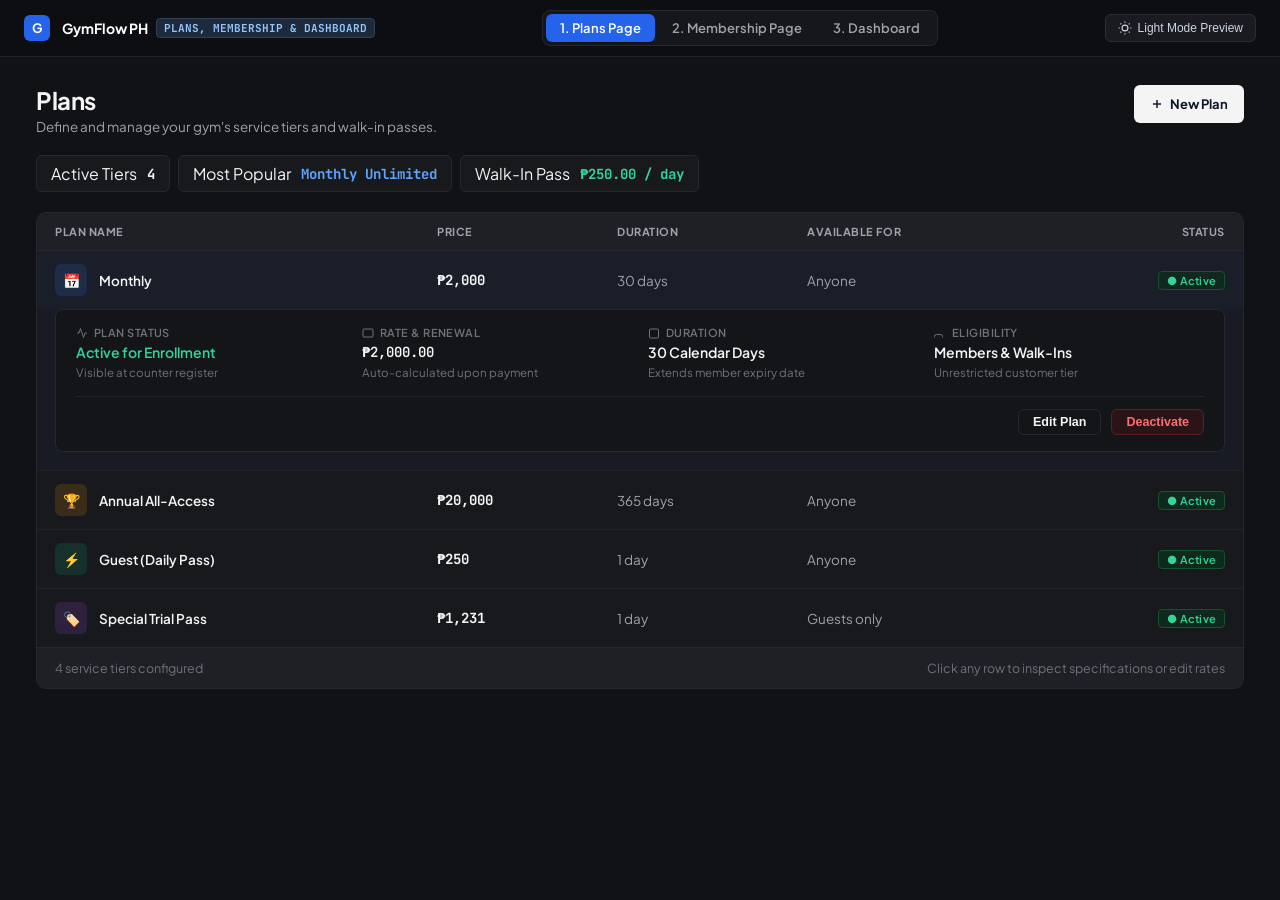
<file: plans-membership-dashboard-mockups.html>
<!DOCTYPE html>
<html lang="en">
<head>
  <meta charset="UTF-8">
  <meta name="viewport" content="width=device-width, initial-scale=1.0">
  <title>GymFlow PH — Plans, Membership & Dashboard UI Redesign</title>
  <link rel="preconnect" href="https://fonts.googleapis.com">
  <link rel="preconnect" href="https://fonts.gstatic.com" crossorigin>
  <link href="https://fonts.googleapis.com/css2?family=Plus+Jakarta+Sans:wght@400;500;600;700;800&family=JetBrains+Mono:wght@400;500;600;700&display=swap" rel="stylesheet">
  <style>
    *, *::before, *::after {
      box-sizing: border-box;
      margin: 0;
      padding: 0;
    }

    :root {
      --font-sans: 'Plus Jakarta Sans', -apple-system, BlinkMacSystemFont, 'Segoe UI', Roboto, sans-serif;
      --font-mono: 'JetBrains Mono', monospace;

      /* Solid Non-AI Dark Mode (Consistent across all pages) */
      --bg: #111215;
      --fg-primary: #f4f4f5;
      --fg-secondary: #a1a1aa;
      --fg-muted: #71717a;

      --card-bg: #18191d;
      --card-border: #27282d;
      --header-bg: #1f2025;
      --row-hover: #1e1f24;
      --row-border: #232429;

      --input-bg: #131417;
      --input-border: #2d2e35;
      --input-focus: #3b82f6;

      --primary: #3b82f6;
      --primary-fg: #ffffff;

      --radius-card: 10px;
      --radius-control: 6px;
    }

    .light-mode {
      --bg: #f8fafc;
      --fg-primary: #0f172a;
      --fg-secondary: #475569;
      --fg-muted: #94a3b8;

      --card-bg: #ffffff;
      --card-border: #e2e8f0;
      --header-bg: #f1f5f9;
      --row-hover: #f8fafc;
      --row-border: #f1f5f9;

      --input-bg: #ffffff;
      --input-border: #cbd5e1;
      --input-focus: #2563eb;

      --primary: #2563eb;
      --primary-fg: #ffffff;
    }

    body {
      font-family: var(--font-sans);
      background: var(--bg);
      color: var(--fg-primary);
      height: 100vh;
      display: flex;
      flex-direction: column;
      overflow: hidden;
      -webkit-font-smoothing: antialiased;
      transition: background 0.15s ease, color 0.15s ease;
    }

    /* Top Control Bar */
    header.top-bar {
      background: #0d0e11;
      border-bottom: 1px solid #222328;
      padding: 10px 24px;
      display: flex;
      align-items: center;
      justify-content: space-between;
      gap: 16px;
      flex-shrink: 0;
      z-index: 50;
    }

    .brand-meta {
      display: flex;
      align-items: center;
      gap: 12px;
    }

    .brand-logo {
      width: 26px;
      height: 26px;
      border-radius: 6px;
      background: #2563eb;
      color: #fff;
      display: flex;
      align-items: center;
      justify-content: center;
      font-weight: 700;
      font-size: 13px;
    }

    .brand-title {
      font-weight: 700;
      font-size: 14px;
      color: #fff;
      display: flex;
      align-items: center;
      gap: 8px;
    }

    .badge-spec {
      font-family: var(--font-mono);
      font-size: 11px;
      background: #1e293b;
      color: #93c5fd;
      border: 1px solid #334155;
      padding: 2px 7px;
      border-radius: 4px;
    }

    .tabs-switch {
      display: flex;
      background: #16171b;
      border: 1px solid #27282d;
      border-radius: 8px;
      padding: 3px;
      gap: 3px;
    }

    .tab-nav-btn {
      background: transparent;
      border: none;
      color: #a1a1aa;
      font-family: var(--font-sans);
      font-size: 13px;
      font-weight: 600;
      padding: 6px 14px;
      border-radius: 6px;
      cursor: pointer;
      display: flex;
      align-items: center;
      gap: 6px;
      transition: all 0.15s ease;
    }

    .tab-nav-btn:hover {
      color: #fff;
      background: rgba(255, 255, 255, 0.05);
    }

    .tab-nav-btn.active {
      background: #2563eb;
      color: #fff;
      box-shadow: 0 1px 2px rgba(0, 0, 0, 0.3);
    }

    .btn-tool {
      background: #1a1b20;
      border: 1px solid #2d2e35;
      color: #cbd5e1;
      padding: 6px 12px;
      border-radius: 6px;
      font-size: 12px;
      font-weight: 500;
      cursor: pointer;
      display: flex;
      align-items: center;
      gap: 6px;
      transition: all 0.15s ease;
    }

    .btn-tool:hover {
      background: #22242a;
      color: #fff;
    }

    /* Main Scrollable Canvas */
    .viewport {
      flex: 1;
      padding: 28px 36px;
      overflow-y: auto;
      max-width: 1440px;
      width: 100%;
      margin: 0 auto;
      display: flex;
      flex-direction: column;
      gap: 20px;
    }

    .page-section-view {
      display: none;
      flex-direction: column;
      gap: 20px;
      animation: viewFade 0.15s ease-out;
    }

    .page-section-view.active {
      display: flex;
    }

    @keyframes viewFade {
      from { opacity: 0; transform: translateY(2px); }
      to { opacity: 1; transform: translateY(0); }
    }

    /* Header Row */
    .page-head-row {
      display: flex;
      align-items: flex-start;
      justify-content: space-between;
      gap: 20px;
      flex-wrap: wrap;
    }

    .head-title-group h1 {
      font-size: 24px;
      font-weight: 700;
      letter-spacing: -0.02em;
      color: var(--fg-primary);
    }

    .head-title-group p {
      font-size: 13.5px;
      color: var(--fg-secondary);
      margin-top: 3px;
    }

    .btn-create-action {
      height: 38px;
      background: #f4f4f5;
      color: #0f172a;
      border: none;
      padding: 0 16px;
      border-radius: var(--radius-control);
      font-family: var(--font-sans);
      font-size: 13px;
      font-weight: 700;
      cursor: pointer;
      display: flex;
      align-items: center;
      gap: 6px;
      transition: all 0.15s ease;
    }

    .btn-create-action:hover {
      background: #ffffff;
    }

    .light-mode .btn-create-action {
      background: #2563eb;
      color: #ffffff;
    }

    /* KPI Ribbon */
    .kpi-row {
      display: flex;
      align-items: center;
      gap: 8px;
      flex-wrap: wrap;
    }

    .kpi-chip {
      background: var(--card-bg);
      border: 1px solid var(--card-border);
      padding: 7px 14px;
      border-radius: 6px;
      display: flex;
      align-items: center;
      gap: 10px;
    }

    .kpi-lbl {
      font-size: 11px;
      text-transform: uppercase;
      letter-spacing: 0.04em;
      color: var(--fg-muted);
      font-weight: 600;
    }

    .kpi-val {
      font-family: var(--font-mono);
      font-size: 14px;
      font-weight: 700;
      color: var(--fg-primary);
    }

    /* Elevated Table Card */
    .table-container-card {
      background: var(--card-bg);
      border: 1px solid var(--card-border);
      border-radius: var(--radius-card);
      overflow: hidden;
      display: flex;
      flex-direction: column;
    }

    table.tier-table {
      width: 100%;
      border-collapse: collapse;
      text-align: left;
      font-size: 13.5px;
    }

    thead th {
      background: var(--header-bg);
      color: var(--fg-secondary);
      font-size: 11px;
      font-weight: 700;
      text-transform: uppercase;
      letter-spacing: 0.05em;
      padding: 12px 18px;
      border-bottom: 1px solid var(--card-border);
      white-space: nowrap;
    }

    tbody tr {
      border-bottom: 1px solid var(--row-border);
      transition: background 0.12s ease;
    }

    tbody tr:last-child {
      border-bottom: none;
    }

    tbody tr.tier-row {
      cursor: pointer;
    }

    tbody tr.tier-row:hover {
      background: var(--row-hover);
    }

    tbody tr.tier-row.expanded {
      background: rgba(37, 99, 235, 0.06);
      border-bottom: none;
    }

    tbody td {
      padding: 13px 18px;
      vertical-align: middle;
      color: var(--fg-primary);
    }

    .tier-name-cell {
      display: flex;
      align-items: center;
      gap: 12px;
    }

    .tier-icon-box {
      width: 32px;
      height: 32px;
      border-radius: 6px;
      display: flex;
      align-items: center;
      justify-content: center;
      flex-shrink: 0;
      font-size: 14px;
    }

    .icon-blue { background: rgba(59, 130, 246, 0.15); color: #60a5fa; }
    .icon-emerald { background: rgba(16, 185, 129, 0.15); color: #34d399; }
    .icon-amber { background: rgba(245, 158, 11, 0.15); color: #fbbf24; }
    .icon-purple { background: rgba(168, 85, 247, 0.15); color: #c084fc; }

    .tier-title {
      font-weight: 600;
      color: var(--fg-primary);
    }

    .price-mono {
      font-family: var(--font-mono);
      font-weight: 700;
      font-size: 14px;
    }

    /* Badges */
    .status-badge {
      display: inline-flex;
      align-items: center;
      gap: 4px;
      font-size: 11px;
      font-weight: 600;
      padding: 2px 8px;
      border-radius: 4px;
      letter-spacing: 0.02em;
    }

    .badge-active {
      background: #0f291e;
      color: #34d399;
      border: 1px solid #14532d;
    }

    .light-mode .badge-active {
      background: #f0fdf4;
      color: #16a34a;
      border-color: #bbf7d0;
    }

    /* Refined Accordion Expansion Detail Panel (Eliminated sunken dark boxes & "TODO") */
    .detail-drawer-row td {
      padding: 0 18px 18px 18px;
      background: rgba(37, 99, 235, 0.03);
    }

    .detail-drawer-card {
      background: #141518;
      border: 1px solid var(--card-border);
      border-radius: 8px;
      padding: 16px 20px;
      display: flex;
      flex-direction: column;
      gap: 16px;
    }

    .light-mode .detail-drawer-card {
      background: #f8fafc;
    }

    .drawer-grid {
      display: grid;
      grid-template-columns: repeat(4, 1fr);
      gap: 16px;
    }

    .spec-item {
      display: flex;
      flex-direction: column;
      gap: 4px;
    }

    .spec-lbl {
      font-size: 11px;
      font-weight: 600;
      text-transform: uppercase;
      letter-spacing: 0.04em;
      color: var(--fg-muted);
      display: flex;
      align-items: center;
      gap: 6px;
    }

    .spec-val {
      font-size: 14px;
      font-weight: 600;
      color: var(--fg-primary);
    }

    .spec-sub {
      font-size: 11.5px;
      color: var(--fg-muted);
    }

    .drawer-footer-actions {
      display: flex;
      align-items: center;
      justify-content: flex-end;
      gap: 10px;
      border-top: 1px solid var(--row-border);
      padding-top: 12px;
    }

    .btn-edit-tier {
      background: transparent;
      border: 1px solid var(--card-border);
      color: var(--fg-primary);
      padding: 5px 14px;
      border-radius: var(--radius-control);
      font-size: 12.5px;
      font-weight: 600;
      cursor: pointer;
      transition: all 0.12s ease;
    }

    .btn-edit-tier:hover {
      background: rgba(255, 255, 255, 0.05);
    }

    .btn-deactivate-tier {
      background: #2b1417;
      border: 1px solid #5f1d24;
      color: #f87171;
      padding: 5px 14px;
      border-radius: var(--radius-control);
      font-size: 12.5px;
      font-weight: 600;
      cursor: pointer;
      transition: all 0.12s ease;
    }

    .btn-deactivate-tier:hover {
      background: #3f191e;
      color: #fca5a5;
    }

    /* ============================================================
       DASHBOARD STYLING (Solid elevated stat tiles & feeds)
       ============================================================ */
    .dashboard-tiles-grid {
      display: grid;
      grid-template-columns: repeat(5, 1fr);
      gap: 14px;
    }

    @media (max-width: 1100px) {
      .dashboard-tiles-grid {
        grid-template-columns: repeat(2, 1fr);
      }
    }

    .stat-card {
      background: var(--card-bg);
      border: 1px solid var(--card-border);
      border-radius: var(--radius-card);
      padding: 16px 18px;
      display: flex;
      flex-direction: column;
      justify-content: space-between;
      gap: 12px;
      position: relative;
      overflow: hidden;
      box-shadow: 0 1px 3px rgba(0, 0, 0, 0.1);
    }

    .stat-card-head {
      display: flex;
      align-items: flex-start;
      justify-content: space-between;
      gap: 10px;
    }

    .stat-card-label {
      font-size: 12.5px;
      font-weight: 600;
      color: var(--fg-secondary);
    }

    .stat-icon-bubble {
      width: 28px;
      height: 28px;
      border-radius: 6px;
      display: flex;
      align-items: center;
      justify-content: center;
      flex-shrink: 0;
    }

    .stat-card-val {
      font-family: var(--font-mono);
      font-size: 24px;
      font-weight: 800;
      color: var(--fg-primary);
      letter-spacing: -0.02em;
    }

    .stat-card-footer {
      font-size: 11.5px;
      color: var(--fg-muted);
      display: flex;
      align-items: center;
      gap: 5px;
    }

    /* Color accents for left indicator bar */
    .stat-card.accent-blue { border-left: 3px solid #3b82f6; }
    .stat-card.accent-emerald { border-left: 3px solid #10b981; }
    .stat-card.accent-amber { border-left: 3px solid #f59e0b; }
    .stat-card.accent-red { border-left: 3px solid #ef4444; }
    .stat-card.accent-sky { border-left: 3px solid #0ea5e9; }

    /* Charts Row */
    .charts-row {
      display: grid;
      grid-template-columns: 1.3fr 1fr;
      gap: 16px;
    }

    @media (max-width: 960px) {
      .charts-row {
        grid-template-columns: 1fr;
      }
    }

    .chart-panel-card {
      background: var(--card-bg);
      border: 1px solid var(--card-border);
      border-radius: var(--radius-card);
      padding: 20px;
      display: flex;
      flex-direction: column;
      gap: 16px;
    }

    .chart-head {
      display: flex;
      align-items: center;
      justify-content: space-between;
    }

    .chart-title {
      font-size: 15px;
      font-weight: 700;
      color: var(--fg-primary);
    }

    .chart-range-toggle {
      display: flex;
      background: #141518;
      border: 1px solid var(--card-border);
      border-radius: 6px;
      padding: 2px;
      gap: 2px;
    }

    .range-btn {
      background: transparent;
      border: none;
      color: var(--fg-secondary);
      font-size: 11.5px;
      font-weight: 600;
      padding: 3px 8px;
      border-radius: 4px;
      cursor: pointer;
    }

    .range-btn.active {
      background: #2563eb;
      color: #fff;
    }

    .chart-svg-container {
      height: 180px;
      width: 100%;
      display: flex;
      align-items: center;
      justify-content: center;
    }

    /* Activity Feeds */
    .activity-feeds-row {
      display: grid;
      grid-template-columns: 1fr 1fr;
      gap: 16px;
    }

    @media (max-width: 960px) {
      .activity-feeds-row {
        grid-template-columns: 1fr;
      }
    }

    .feed-panel-card {
      background: var(--card-bg);
      border: 1px solid var(--card-border);
      border-radius: var(--radius-card);
      padding: 20px;
      display: flex;
      flex-direction: column;
      gap: 14px;
    }

    .feed-title-row {
      display: flex;
      align-items: center;
      justify-content: space-between;
      border-bottom: 1px solid var(--row-border);
      padding-bottom: 12px;
    }

    .feed-title {
      font-size: 14px;
      font-weight: 700;
      color: var(--fg-primary);
    }

    .feed-empty-state {
      padding: 32px 16px;
      display: flex;
      flex-direction: column;
      align-items: center;
      justify-content: center;
      gap: 8px;
      text-align: center;
    }

    .feed-empty-icon {
      width: 36px;
      height: 36px;
      border-radius: 50%;
      background: rgba(255, 255, 255, 0.04);
      border: 1px solid var(--card-border);
      color: var(--fg-muted);
      display: flex;
      align-items: center;
      justify-content: center;
    }

    .feed-empty-title {
      font-size: 13.5px;
      font-weight: 600;
      color: var(--fg-secondary);
    }

    .feed-empty-sub {
      font-size: 12px;
      color: var(--fg-muted);
    }

    .toast {
      position: fixed;
      bottom: 24px;
      right: 24px;
      background: #18191d;
      border: 1px solid #27282d;
      color: #fff;
      padding: 12px 18px;
      border-radius: 6px;
      font-size: 13px;
      font-weight: 600;
      opacity: 0;
      transform: translateY(20px);
      transition: all 0.2s ease;
      z-index: 100;
    }

    .toast.show {
      opacity: 1;
      transform: translateY(0);
    }
  </style>
</head>
<body>

  <!-- Top Showcase Navigation Bar -->
  <header class="top-bar">
    <div class="brand-meta">
      <div class="brand-logo">G</div>
      <div>
        <span class="brand-title">
          GymFlow PH <span class="badge-spec">PLANS, MEMBERSHIP & DASHBOARD</span>
        </span>
      </div>
    </div>

    <!-- Switch between the 3 Pages -->
    <div class="tabs-switch">
      <button class="tab-nav-btn active" onclick="switchPage('plans')" id="tab-plans">
        <span>1. Plans Page</span>
      </button>
      <button class="tab-nav-btn" onclick="switchPage('membership')" id="tab-membership">
        <span>2. Membership Page</span>
      </button>
      <button class="tab-nav-btn" onclick="switchPage('dashboard')" id="tab-dashboard">
        <span>3. Dashboard</span>
      </button>
    </div>

    <!-- Theme Switcher -->
    <div class="tools-cluster">
      <button class="btn-tool" onclick="toggleTheme()" id="themeBtn">
        <svg width="14" height="14" viewBox="0 0 24 24" fill="none" stroke="currentColor" stroke-width="2"><circle cx="12" cy="12" r="5"/><path d="M12 1v2M12 21v2M4.22 4.22l1.42 1.42M18.36 18.36l1.42 1.42M1 12h2M21 12h2M4.22 19.78l1.42-1.42M18.36 5.64l1.42-1.42"/></svg>
        <span id="themeLabel">Light Mode Preview</span>
      </button>
    </div>
  </header>

  <!-- Viewport Stage -->
  <main class="viewport">

    <!-- ============================================================
         PAGE 1: PLANS PAGE (/plans)
         Elevated Table Card + Refined Detail Drawer without "TODO"
         ============================================================ -->
    <div class="page-section-view active" id="view-plans">
      
      <div class="page-head-row">
        <div class="head-title-group">
          <h1>Plans</h1>
          <p>Define and manage your gym's service tiers and walk-in passes.</p>
        </div>

        <button class="btn-create-action" onclick="showToast('Opens New Plan Modal')">
          <svg width="14" height="14" viewBox="0 0 24 24" fill="none" stroke="currentColor" stroke-width="2.5"><line x1="12" y1="5" x2="12" y2="19"/><line x1="5" y1="12" x2="19" y2="12"/></svg>
          New Plan
        </button>
      </div>

      <!-- Quick KPI Ribbon -->
      <div class="kpi-row">
        <div class="kpi-chip">
          <span class="kpi-label">Active Tiers</span>
          <span class="kpi-val">4</span>
        </div>
        <div class="kpi-chip">
          <span class="kpi-label">Most Popular</span>
          <span class="kpi-val" style="color: #60a5fa;">Monthly Unlimited</span>
        </div>
        <div class="kpi-chip">
          <span class="kpi-label">Walk-In Pass</span>
          <span class="kpi-val" style="color: #34d399;">₱250.00 / day</span>
        </div>
      </div>

      <!-- Elevated Table Card -->
      <div class="table-container-card">
        <table class="tier-table">
          <thead>
            <tr>
              <th>Plan Name</th>
              <th>Price</th>
              <th>Duration</th>
              <th>Available For</th>
              <th style="text-align: right;">Status</th>
            </tr>
          </thead>
          <tbody>
            <!-- Row 1: Expanded Plan (Monthly) -->
            <tr class="tier-row expanded" onclick="toggleRow('drawer-monthly', this)">
              <td>
                <div class="tier-name-cell">
                  <div class="tier-icon-box icon-blue">📅</div>
                  <span class="tier-title">Monthly</span>
                </div>
              </td>
              <td><span class="price-mono">₱2,000</span></td>
              <td><span style="color: var(--fg-secondary);">30 days</span></td>
              <td><span style="color: var(--fg-secondary);">Anyone</span></td>
              <td style="text-align: right;"><span class="status-badge badge-active">● Active</span></td>
            </tr>

            <!-- Expanded Details Drawer (Clean, Non-Clunky, No "TODO" text) -->
            <tr class="detail-drawer-row" id="drawer-monthly">
              <td colspan="5">
                <div class="detail-drawer-card">
                  <div class="drawer-grid">
                    <div class="spec-item">
                      <span class="spec-lbl">
                        <svg width="12" height="12" viewBox="0 0 24 24" fill="none" stroke="currentColor" stroke-width="2"><path d="M22 12h-4l-3 9L9 3l-3 9H2"/></svg>
                        Plan Status
                      </span>
                      <span class="spec-val" style="color: #34d399;">Active for Enrollment</span>
                      <span class="spec-sub">Visible at counter register</span>
                    </div>
                    <div class="spec-item">
                      <span class="spec-lbl">
                        <svg width="12" height="12" viewBox="0 0 24 24" fill="none" stroke="currentColor" stroke-width="2"><rect x="2" y="4" width="20" height="16" rx="2"/></svg>
                        Rate & Renewal
                      </span>
                      <span class="spec-val price-mono">₱2,000.00</span>
                      <span class="spec-sub">Auto-calculated upon payment</span>
                    </div>
                    <div class="spec-item">
                      <span class="spec-lbl">
                        <svg width="12" height="12" viewBox="0 0 24 24" fill="none" stroke="currentColor" stroke-width="2"><rect x="3" y="4" width="18" height="18" rx="2"/></svg>
                        Duration
                      </span>
                      <span class="spec-val">30 Calendar Days</span>
                      <span class="spec-sub">Extends member expiry date</span>
                    </div>
                    <div class="spec-item">
                      <span class="spec-lbl">
                        <svg width="12" height="12" viewBox="0 0 24 24" fill="none" stroke="currentColor" stroke-width="2"><path d="M17 21v-2a4 4 0 0 0-4-4H5a4 4 0 0 0-4 4v2"/></svg>
                        Eligibility
                      </span>
                      <span class="spec-val">Members & Walk-Ins</span>
                      <span class="spec-sub">Unrestricted customer tier</span>
                    </div>
                  </div>

                  <div class="drawer-footer-actions">
                    <button class="btn-edit-tier" onclick="showToast('Edit Monthly Plan')">Edit Plan</button>
                    <button class="btn-deactivate-tier" onclick="showToast('Deactivate Plan')">Deactivate</button>
                  </div>
                </div>
              </td>
            </tr>

            <!-- Row 2: Annual -->
            <tr class="tier-row" onclick="toggleRow('drawer-annual', this)">
              <td>
                <div class="tier-name-cell">
                  <div class="tier-icon-box icon-amber">🏆</div>
                  <span class="tier-title">Annual All-Access</span>
                </div>
              </td>
              <td><span class="price-mono">₱20,000</span></td>
              <td><span style="color: var(--fg-secondary);">365 days</span></td>
              <td><span style="color: var(--fg-secondary);">Anyone</span></td>
              <td style="text-align: right;"><span class="status-badge badge-active">● Active</span></td>
            </tr>

            <!-- Row 3: Guest Daily Pass -->
            <tr class="tier-row" onclick="toggleRow('drawer-guest', this)">
              <td>
                <div class="tier-name-cell">
                  <div class="tier-icon-box icon-emerald">⚡</div>
                  <span class="tier-title">Guest (Daily Pass)</span>
                </div>
              </td>
              <td><span class="price-mono">₱250</span></td>
              <td><span style="color: var(--fg-secondary);">1 day</span></td>
              <td><span style="color: var(--fg-secondary);">Anyone</span></td>
              <td style="text-align: right;"><span class="status-badge badge-active">● Active</span></td>
            </tr>

            <!-- Row 4: Special Pass -->
            <tr class="tier-row" onclick="toggleRow('drawer-sfd', this)">
              <td>
                <div class="tier-name-cell">
                  <div class="tier-icon-box icon-purple">🏷️</div>
                  <span class="tier-title">Special Trial Pass</span>
                </div>
              </td>
              <td><span class="price-mono">₱1,231</span></td>
              <td><span style="color: var(--fg-secondary);">1 day</span></td>
              <td><span style="color: var(--fg-secondary);">Guests only</span></td>
              <td style="text-align: right;"><span class="status-badge badge-active">● Active</span></td>
            </tr>
          </tbody>
        </table>

        <div style="padding: 12px 18px; border-top: 1px solid var(--card-border); background: var(--header-bg); display: flex; justify-content: space-between; align-items: center; font-size: 12.5px; color: var(--fg-muted);">
          <span>4 service tiers configured</span>
          <span>Click any row to inspect specifications or edit rates</span>
        </div>
      </div>

    </div>


    <!-- ============================================================
         PAGE 2: MEMBERSHIP PAGE (/membership)
         ============================================================ -->
    <div class="page-section-view" id="view-membership">
      
      <div class="page-head-row">
        <div class="head-title-group">
          <h1>Membership</h1>
          <p>Manage core annual subscription tiers and membership dues.</p>
        </div>

        <button class="btn-create-action" onclick="showToast('Opens New Membership Type Modal')">
          <svg width="14" height="14" viewBox="0 0 24 24" fill="none" stroke="currentColor" stroke-width="2.5"><line x1="12" y1="5" x2="12" y2="19"/><line x1="5" y1="12" x2="19" y2="12"/></svg>
          New Membership Type
        </button>
      </div>

      <!-- Quick KPI Ribbon -->
      <div class="kpi-row">
        <div class="kpi-chip">
          <span class="kpi-label">Enrolled Members</span>
          <span class="kpi-val" style="color: #34d399;">3 Members</span>
        </div>
        <div class="kpi-chip">
          <span class="kpi-label">Default Annual Fee</span>
          <span class="kpi-val">₱0.00 (Standard)</span>
        </div>
        <div class="kpi-chip">
          <span class="kpi-label">Validity</span>
          <span class="kpi-val">365 Days</span>
        </div>
      </div>

      <!-- Elevated Table Card -->
      <div class="table-container-card">
        <table class="tier-table">
          <thead>
            <tr>
              <th>Membership Tier</th>
              <th>Annual Fee</th>
              <th>Duration</th>
              <th>Subscribers</th>
              <th style="text-align: right;">Status</th>
            </tr>
          </thead>
          <tbody>
            <tr class="tier-row expanded" onclick="toggleRow('drawer-standard-mem', this)">
              <td>
                <div class="tier-name-cell">
                  <div class="tier-icon-box icon-emerald">🛡️</div>
                  <span class="tier-title">Standard Membership</span>
                </div>
              </td>
              <td><span class="price-mono">₱0</span></td>
              <td><span style="color: var(--fg-secondary);">365 days</span></td>
              <td>
                <span style="font-family: var(--font-mono); font-weight: 700; color: var(--fg-primary);">3 members</span>
              </td>
              <td style="text-align: right;"><span class="status-badge badge-active">● Active</span></td>
            </tr>

            <!-- Expanded Details Drawer -->
            <tr class="detail-drawer-row" id="drawer-standard-mem">
              <td colspan="5">
                <div class="detail-drawer-card">
                  <div class="drawer-grid">
                    <div class="spec-item">
                      <span class="spec-lbl">Tier Status</span>
                      <span class="spec-val" style="color: #34d399;">Active Core Membership</span>
                      <span class="spec-sub">Default tier assigned upon registration</span>
                    </div>
                    <div class="spec-item">
                      <span class="spec-lbl">Annual Due</span>
                      <span class="spec-val price-mono">₱0.00</span>
                      <span class="spec-sub">Waived onboarding fee</span>
                    </div>
                    <div class="spec-item">
                      <span class="spec-lbl">Validity Duration</span>
                      <span class="spec-val">365 Days (1 Year)</span>
                      <span class="spec-sub">Annual renewal cycle</span>
                    </div>
                    <div class="spec-item">
                      <span class="spec-lbl">Active Subscribers</span>
                      <span class="spec-val" style="color: #60a5fa;">3 Members on Record</span>
                      <span class="spec-sub">Eligible for facility access</span>
                    </div>
                  </div>

                  <div class="drawer-footer-actions">
                    <button class="btn-edit-tier" onclick="showToast('Edit Membership Tier')">Edit Tier</button>
                    <button class="btn-deactivate-tier" onclick="showToast('Deactivate Tier')">Deactivate</button>
                  </div>
                </div>
              </td>
            </tr>
          </tbody>
        </table>

        <div style="padding: 12px 18px; border-top: 1px solid var(--card-border); background: var(--header-bg); display: flex; justify-content: space-between; align-items: center; font-size: 12.5px; color: var(--fg-muted);">
          <span>1 core membership tier configured</span>
          <span>Governs annual gym membership validity across all members</span>
        </div>
      </div>

    </div>


    <!-- ============================================================
         PAGE 3: DASHBOARD (/dashboard)
         Elevated Stat Tiles + Non-AI Clean Charts + Actionable Activity Feeds
         ============================================================ -->
    <div class="page-section-view" id="view-dashboard">
      
      <div class="page-head-row">
        <div class="head-title-group">
          <h1>Dashboard</h1>
          <p>Today's counter metrics and attendance overview</p>
        </div>

        <div style="display: flex; align-items: center; gap: 8px;">
          <span style="font-size: 12px; font-family: var(--font-mono); color: #4ade80;">● Online Desk</span>
        </div>
      </div>

      <!-- Elevated KPI Stat Tiles (Matching Solid Engineered Palette) -->
      <div class="dashboard-tiles-grid">
        <!-- Revenue this month -->
        <div class="stat-card accent-blue">
          <div class="stat-card-head">
            <span class="stat-card-label">Revenue this month</span>
            <div class="stat-icon-bubble icon-blue">₱</div>
          </div>
          <div class="stat-card-val">₱0.00</div>
          <div class="stat-card-footer">
            <span style="color: #f87171;">↓ 100%</span>
            <span>vs last month</span>
          </div>
        </div>

        <!-- Active members -->
        <div class="stat-card accent-emerald">
          <div class="stat-card-head">
            <span class="stat-card-label">Active members</span>
            <div class="stat-icon-bubble icon-emerald">👥</div>
          </div>
          <div class="stat-card-val">3</div>
          <div class="stat-card-footer">
            <span style="color: #34d399;">+0</span>
            <span>new this month</span>
          </div>
        </div>

        <!-- Expiring this week -->
        <div class="stat-card accent-amber">
          <div class="stat-card-head">
            <span class="stat-card-label">Expiring this week</span>
            <div class="stat-icon-bubble icon-amber">⏳</div>
          </div>
          <div class="stat-card-val">0</div>
          <div class="stat-card-footer">
            <span>Within 7 days</span>
          </div>
        </div>

        <!-- Expired members -->
        <div class="stat-card accent-red">
          <div class="stat-card-head">
            <span class="stat-card-label">Expired members</span>
            <div class="stat-icon-bubble icon-purple" style="background: rgba(239, 68, 68, 0.15); color: #f87171;">⚠️</div>
          </div>
          <div class="stat-card-val" style="color: #f87171;">15</div>
          <div class="stat-card-footer">
            <span style="color: #f87171; font-weight: 600;">Needs follow-up</span>
          </div>
        </div>

        <!-- Check-ins today -->
        <div class="stat-card accent-sky">
          <div class="stat-card-head">
            <span class="stat-card-label">Check-ins today</span>
            <div class="stat-icon-bubble icon-blue" style="background: rgba(14, 165, 233, 0.15); color: #38bdf8;">✓</div>
          </div>
          <div class="stat-card-val">0</div>
          <div class="stat-card-footer">
            <a href="#" style="color: #38bdf8; text-decoration: none; font-weight: 600;" onclick="showToast('Navigates to /checkin')">
              Log check-in →
            </a>
          </div>
        </div>
      </div>

      <!-- Charts Row -->
      <div class="charts-row">
        <!-- Check-Ins Trend -->
        <div class="chart-panel-card">
          <div class="chart-head">
            <span class="chart-title">Check-Ins Trend</span>
            <div class="chart-range-toggle">
              <button class="range-btn active" onclick="showToast('7 days selected')">7 days</button>
              <button class="range-btn" onclick="showToast('14 days selected')">14 days</button>
            </div>
          </div>

          <!-- Clean Line Chart Simulation -->
          <div class="chart-svg-container">
            <svg width="100%" height="100%" viewBox="0 0 500 160" preserveAspectRatio="none">
              <!-- Grid lines -->
              <line x1="40" y1="20" x2="490" y2="20" stroke="var(--row-border)" stroke-width="1" />
              <line x1="40" y1="60" x2="490" y2="60" stroke="var(--row-border)" stroke-width="1" />
              <line x1="40" y1="100" x2="490" y2="100" stroke="var(--row-border)" stroke-width="1" />
              <line x1="40" y1="140" x2="490" y2="140" stroke="var(--card-border)" stroke-width="1" />

              <!-- Y Axis labels -->
              <text x="15" y="24" fill="var(--fg-muted)" font-size="10" font-family="var(--font-mono)">4</text>
              <text x="15" y="64" fill="var(--fg-muted)" font-size="10" font-family="var(--font-mono)">3</text>
              <text x="15" y="104" fill="var(--fg-muted)" font-size="10" font-family="var(--font-mono)">2</text>
              <text x="15" y="144" fill="var(--fg-muted)" font-size="10" font-family="var(--font-mono)">0</text>

              <!-- Flat trend line -->
              <polyline points="50,140 120,140 190,140 260,140 330,140 400,140 470,140" fill="none" stroke="#3b82f6" stroke-width="2.5" />
              <circle cx="50" cy="140" r="3" fill="#3b82f6" />
              <circle cx="120" cy="140" r="3" fill="#3b82f6" />
              <circle cx="190" cy="140" r="3" fill="#3b82f6" />
              <circle cx="260" cy="140" r="3" fill="#3b82f6" />
              <circle cx="330" cy="140" r="3" fill="#3b82f6" />
              <circle cx="400" cy="140" r="3" fill="#3b82f6" />
              <circle cx="470" cy="140" r="3" fill="#3b82f6" />
            </svg>
          </div>
          <div style="display: flex; justify-content: space-between; font-size: 11px; color: var(--fg-muted); padding: 0 10px; font-family: var(--font-mono);">
            <span>Aug 28</span>
            <span>Aug 30</span>
            <span>Sep 1</span>
            <span>Sep 3</span>
          </div>
        </div>

        <!-- Membership Distribution -->
        <div class="chart-panel-card">
          <div class="chart-head">
            <span class="chart-title">Membership Distribution</span>
            <span style="font-size: 12px; color: var(--fg-muted);">Active subscribers</span>
          </div>

          <div style="display: flex; align-items: center; justify-content: center; height: 180px; gap: 32px;">
            <!-- Donut Simulation -->
            <div style="position: relative; width: 120px; height: 120px;">
              <svg width="120" height="120" viewBox="0 0 120 120">
                <circle cx="60" cy="60" r="48" fill="none" stroke="#2563eb" stroke-width="16" />
              </svg>
              <div style="position: absolute; inset: 0; display: flex; flex-direction: column; align-items: center; justify-content: center;">
                <span style="font-size: 20px; font-weight: 800; font-family: var(--font-mono); color: var(--fg-primary);">3</span>
                <span style="font-size: 10px; color: var(--fg-muted); text-transform: uppercase;">Members</span>
              </div>
            </div>

            <!-- Donut Legend -->
            <div style="display: flex; flex-direction: column; gap: 8px;">
              <div style="display: flex; align-items: center; gap: 8px; font-size: 13px;">
                <span style="width: 10px; height: 10px; border-radius: 2px; background: #2563eb;"></span>
                <span style="font-weight: 600;">Annual Pass</span>
                <span style="font-family: var(--font-mono); color: var(--fg-muted);">(100%)</span>
              </div>
            </div>
          </div>
        </div>
      </div>

      <!-- Actionable Activity Feeds (Elevated, Not Depressing Slabs) -->
      <div class="activity-feeds-row">
        <!-- Payments Logged Today -->
        <div class="feed-panel-card">
          <div class="feed-title-row">
            <span class="feed-title">Payments Logged Today</span>
            <a href="#" style="font-size: 12px; color: #3b82f6; text-decoration: none; font-weight: 600;" onclick="showToast('Open payment history')">
              View History →
            </a>
          </div>

          <div class="feed-empty-state">
            <div class="feed-empty-icon">₱</div>
            <div class="feed-empty-title">No transactions recorded today</div>
            <div class="feed-empty-sub">Walk-in fees and membership renewals will show up here as they occur.</div>
          </div>
        </div>

        <!-- New Members This Month -->
        <div class="feed-panel-card">
          <div class="feed-title-row">
            <span class="feed-title">New Members This Month</span>
            <a href="#" style="font-size: 12px; color: #3b82f6; text-decoration: none; font-weight: 600;" onclick="showToast('Open members directory')">
              View Directory →
            </a>
          </div>

          <div class="feed-empty-state">
            <div class="feed-empty-icon">👥</div>
            <div class="feed-empty-title">No new registrations yet for September</div>
            <div class="feed-empty-sub">Add a member from the counter to track active enrollment.</div>
          </div>
        </div>
      </div>

    </div>

  </main>

  <div class="toast" id="toast">
    <span id="toast-msg">Notification</span>
  </div>

  <script>
    function switchPage(page) {
      document.querySelectorAll('.page-section-view').forEach(v => v.classList.remove('active'));
      document.querySelectorAll('.tab-nav-btn').forEach(b => b.classList.remove('active'));

      document.getElementById('view-' + page).classList.add('active');
      document.getElementById('tab-' + page).classList.add('active');
    }

    function toggleTheme() {
      const isLight = document.body.classList.toggle('light-mode');
      document.getElementById('themeLabel').innerText = isLight ? 'Dark Mode Preview' : 'Light Mode Preview';
    }

    function toggleRow(drawerId, rowEl) {
      const drawer = document.getElementById(drawerId);
      if (!drawer) return;
      const isHidden = drawer.style.display === 'none';
      drawer.style.display = isHidden ? 'table-row' : 'none';
      rowEl.classList.toggle('expanded', isHidden);
    }

    function showToast(msg) {
      const t = document.getElementById('toast');
      document.getElementById('toast-msg').innerText = msg;
      t.classList.add('show');
      setTimeout(() => t.classList.remove('show'), 2200);
    }
  </script>
</body>
</html>
</file>
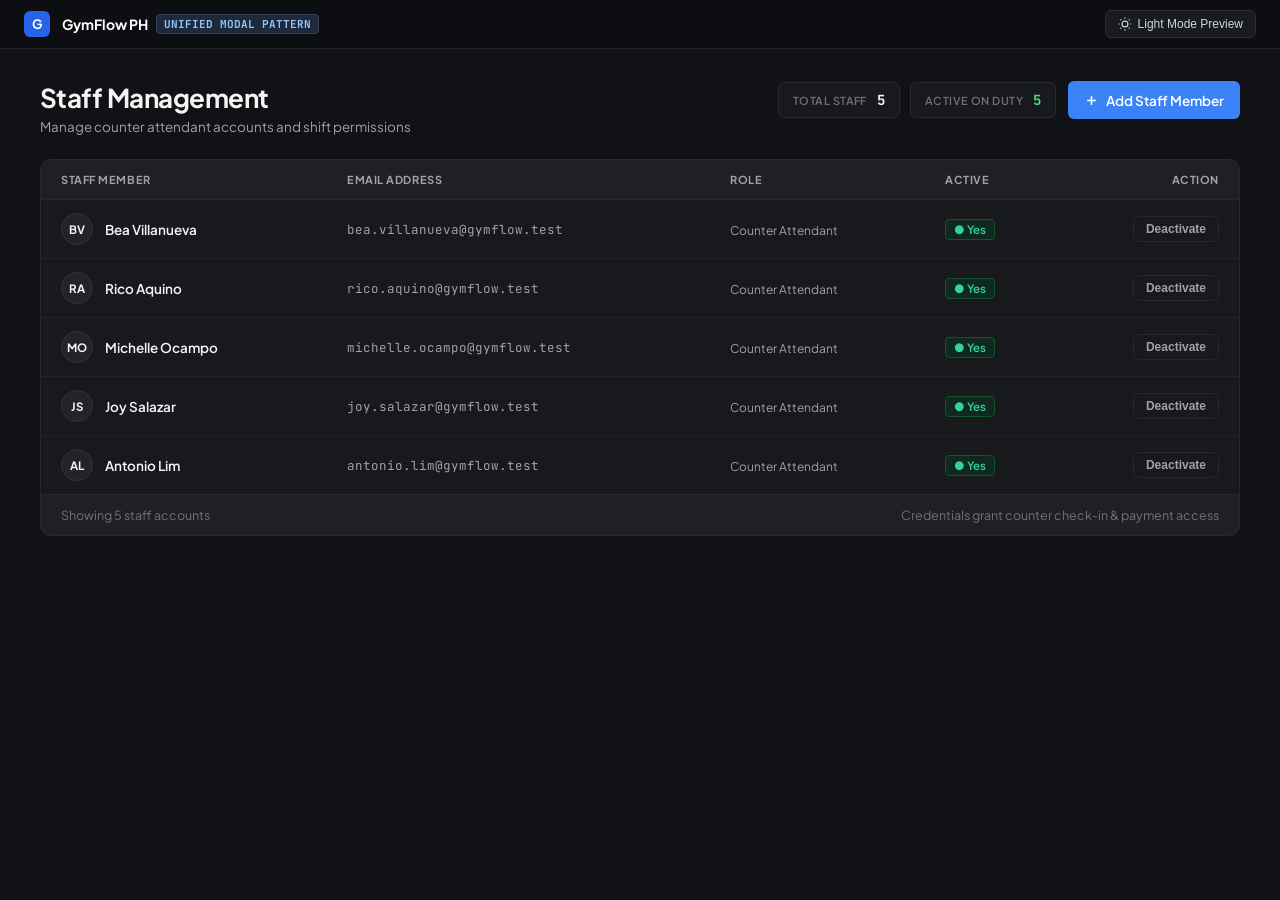
<file: staff-page-mockups.html>
<!DOCTYPE html>
<html lang="en">
<head>
  <meta charset="UTF-8">
  <meta name="viewport" content="width=device-width, initial-scale=1.0">
  <title>GymFlow PH — Staff Management (Modal-Driven Unified Design)</title>
  <link rel="preconnect" href="https://fonts.googleapis.com">
  <link rel="preconnect" href="https://fonts.gstatic.com" crossorigin>
  <link href="https://fonts.googleapis.com/css2?family=Plus+Jakarta+Sans:wght@400;500;600;700;800&family=JetBrains+Mono:wght@400;500;600;700&display=swap" rel="stylesheet">
  <style>
    *, *::before, *::after {
      box-sizing: border-box;
      margin: 0;
      padding: 0;
    }

    :root {
      --font-sans: 'Plus Jakarta Sans', -apple-system, BlinkMacSystemFont, 'Segoe UI', Roboto, sans-serif;
      --font-mono: 'JetBrains Mono', monospace;

      /* Solid Non-AI Dark Mode (Consistent with other modals & history) */
      --bg: #111215;
      --fg-primary: #f4f4f5;
      --fg-secondary: #a1a1aa;
      --fg-muted: #71717a;

      --card-bg: #18191d;
      --card-border: #27282d;
      --header-bg: #1f2025;
      --row-hover: #1e1f24;
      --row-border: #232429;

      --dialog-bg: #16181e;
      --dialog-border: rgba(255, 255, 255, 0.1);
      --input-bg: #121316;
      --input-border: #2e3037;
      --input-focus: #3b82f6;

      --primary: #3b82f6;
      --primary-fg: #ffffff;

      --radius-card: 10px;
      --radius-control: 6px;
    }

    .light-mode {
      --bg: #f8fafc;
      --fg-primary: #0f172a;
      --fg-secondary: #475569;
      --fg-muted: #94a3b8;

      --card-bg: #ffffff;
      --card-border: #e2e8f0;
      --header-bg: #f1f5f9;
      --row-hover: #f8fafc;
      --row-border: #f1f5f9;

      --dialog-bg: #ffffff;
      --dialog-border: #e2e8f0;
      --input-bg: #ffffff;
      --input-border: #cbd5e1;
      --input-focus: #2563eb;

      --primary: #2563eb;
      --primary-fg: #ffffff;
    }

    body {
      font-family: var(--font-sans);
      background: var(--bg);
      color: var(--fg-primary);
      height: 100vh;
      display: flex;
      flex-direction: column;
      overflow: hidden;
      -webkit-font-smoothing: antialiased;
      transition: background 0.15s ease, color 0.15s ease;
    }

    /* Top Showcase Bar */
    header.top-bar {
      background: #0d0e11;
      border-bottom: 1px solid #222328;
      padding: 10px 24px;
      display: flex;
      align-items: center;
      justify-content: space-between;
      gap: 16px;
      flex-shrink: 0;
      z-index: 50;
    }

    .brand-meta {
      display: flex;
      align-items: center;
      gap: 12px;
    }

    .brand-logo {
      width: 26px;
      height: 26px;
      border-radius: 6px;
      background: #2563eb;
      color: #fff;
      display: flex;
      align-items: center;
      justify-content: center;
      font-weight: 700;
      font-size: 13px;
    }

    .brand-title {
      font-weight: 700;
      font-size: 14px;
      color: #fff;
      display: flex;
      align-items: center;
      gap: 8px;
    }

    .badge-pattern {
      font-family: var(--font-mono);
      font-size: 11px;
      background: #1e293b;
      color: #93c5fd;
      border: 1px solid #334155;
      padding: 2px 7px;
      border-radius: 4px;
    }

    .tools-cluster {
      display: flex;
      align-items: center;
      gap: 10px;
    }

    .btn-tool {
      background: #1a1b20;
      border: 1px solid #2d2e35;
      color: #cbd5e1;
      padding: 6px 12px;
      border-radius: 6px;
      font-size: 12px;
      font-weight: 500;
      cursor: pointer;
      display: flex;
      align-items: center;
      gap: 6px;
      transition: all 0.15s ease;
    }

    .btn-tool:hover {
      background: #22242a;
      color: #fff;
    }

    /* Main Viewport */
    .viewport {
      flex: 1;
      padding: 32px 40px;
      overflow-y: auto;
      max-width: 1280px;
      width: 100%;
      margin: 0 auto;
      display: flex;
      flex-direction: column;
      gap: 24px;
      position: relative;
    }

    /* Page Header */
    .page-head {
      display: flex;
      align-items: flex-start;
      justify-content: space-between;
      gap: 20px;
      flex-wrap: wrap;
    }

    .page-title h1 {
      font-size: 26px;
      font-weight: 700;
      letter-spacing: -0.02em;
      color: var(--fg-primary);
    }

    .page-title p {
      font-size: 13.5px;
      color: var(--fg-secondary);
      margin-top: 4px;
    }

    /* Header Actions */
    .header-actions {
      display: flex;
      align-items: center;
      gap: 12px;
    }

    .btn-add-staff-modal {
      height: 38px;
      background: var(--primary);
      color: var(--primary-fg);
      border: none;
      padding: 0 16px;
      border-radius: var(--radius-control);
      font-family: var(--font-sans);
      font-size: 13.5px;
      font-weight: 600;
      cursor: pointer;
      display: flex;
      align-items: center;
      gap: 7px;
      transition: all 0.15s ease;
      box-shadow: 0 1px 3px rgba(0, 0, 0, 0.2);
    }

    .btn-add-staff-modal:hover {
      opacity: 0.92;
    }

    /* Quick KPI Ribbon */
    .kpi-row {
      display: flex;
      align-items: center;
      gap: 10px;
      flex-wrap: wrap;
    }

    .kpi-box {
      background: var(--card-bg);
      border: 1px solid var(--card-border);
      padding: 8px 14px;
      border-radius: var(--radius-control);
      display: flex;
      align-items: center;
      gap: 10px;
    }

    .kpi-lbl {
      font-size: 11px;
      text-transform: uppercase;
      letter-spacing: 0.04em;
      color: var(--fg-muted);
      font-weight: 600;
    }

    .kpi-val {
      font-family: var(--font-mono);
      font-size: 14px;
      font-weight: 700;
      color: var(--fg-primary);
    }

    /* Unified Table Card (Matches Check-in & Payment History) */
    .table-card {
      background: var(--card-bg);
      border: 1px solid var(--card-border);
      border-radius: var(--radius-card);
      overflow: hidden;
      display: flex;
      flex-direction: column;
      box-shadow: 0 1px 3px rgba(0, 0, 0, 0.1);
    }

    table.staff-table {
      width: 100%;
      border-collapse: collapse;
      text-align: left;
      font-size: 13.5px;
    }

    thead th {
      background: var(--header-bg);
      color: var(--fg-secondary);
      font-size: 11px;
      font-weight: 700;
      text-transform: uppercase;
      letter-spacing: 0.05em;
      padding: 13px 20px;
      border-bottom: 1px solid var(--card-border);
      white-space: nowrap;
    }

    tbody tr {
      border-bottom: 1px solid var(--row-border);
      transition: background 0.12s ease;
    }

    tbody tr:last-child {
      border-bottom: none;
    }

    tbody tr:hover {
      background: var(--row-hover);
    }

    tbody td {
      padding: 13px 20px;
      vertical-align: middle;
    }

    .staff-cell {
      display: flex;
      align-items: center;
      gap: 12px;
    }

    .staff-avatar {
      width: 32px;
      height: 32px;
      border-radius: 50%;
      background: #23242a;
      border: 1px solid #32343b;
      color: var(--fg-primary);
      display: flex;
      align-items: center;
      justify-content: center;
      font-size: 11.5px;
      font-weight: 700;
      flex-shrink: 0;
    }

    .light-mode .staff-avatar {
      background: #f1f5f9;
      border-color: #cbd5e1;
      color: #334155;
    }

    .staff-name {
      font-weight: 600;
      color: var(--fg-primary);
    }

    .email-text {
      font-family: var(--font-mono);
      font-size: 12.5px;
      color: var(--fg-secondary);
    }

    /* Active Badge */
    .status-badge {
      display: inline-flex;
      align-items: center;
      gap: 5px;
      font-size: 11.5px;
      font-weight: 600;
      padding: 2px 8px;
      border-radius: 4px;
    }

    .status-active {
      background: #0f291e;
      color: #34d399;
      border: 1px solid #14532d;
    }

    .status-inactive {
      background: #212226;
      color: #71717a;
      border: 1px solid #2e3036;
    }

    .light-mode .status-active {
      background: #f0fdf4;
      color: #16a34a;
      border-color: #bbf7d0;
    }

    .light-mode .status-inactive {
      background: #f1f5f9;
      color: #64748b;
      border-color: #e2e8f0;
    }

    .btn-deactivate {
      background: transparent;
      border: 1px solid var(--card-border);
      color: var(--fg-secondary);
      padding: 5px 12px;
      border-radius: var(--radius-control);
      font-size: 12px;
      font-weight: 600;
      cursor: pointer;
      transition: all 0.12s ease;
    }

    .btn-deactivate:hover {
      background: rgba(239, 68, 68, 0.1);
      border-color: rgba(239, 68, 68, 0.4);
      color: #f87171;
    }

    /* Modal Dialog Layer */
    .modal-backdrop-layer {
      position: fixed;
      inset: 0;
      background: rgba(0, 0, 0, 0.7);
      backdrop-filter: blur(2px);
      display: none;
      align-items: center;
      justify-content: center;
      padding: 20px;
      z-index: 100;
    }

    .modal-backdrop-layer.open {
      display: flex;
      animation: modalBackdropFade 0.15s ease-out;
    }

    @keyframes modalBackdropFade {
      from { opacity: 0; }
      to { opacity: 1; }
    }

    .modal-box {
      background: var(--dialog-bg);
      border: 1px solid var(--dialog-border);
      border-radius: 12px;
      width: 100%;
      max-width: 480px;
      box-shadow: 0 20px 50px rgba(0, 0, 0, 0.6);
      display: flex;
      flex-direction: column;
      overflow: hidden;
      animation: modalBoxPop 0.18s cubic-bezier(0.16, 1, 0.3, 1);
    }

    @keyframes modalBoxPop {
      from { opacity: 0; transform: scale(0.98) translateY(6px); }
      to { opacity: 1; transform: scale(1) translateY(0); }
    }

    .modal-head {
      padding: 18px 22px;
      border-bottom: 1px solid var(--card-border);
      display: flex;
      align-items: center;
      justify-content: space-between;
    }

    .modal-head-title h3 {
      font-size: 17px;
      font-weight: 700;
      color: var(--fg-primary);
    }

    .modal-head-title p {
      font-size: 12.5px;
      color: var(--fg-muted);
      margin-top: 2px;
    }

    .modal-close-x {
      width: 28px;
      height: 28px;
      border-radius: 6px;
      background: transparent;
      border: none;
      color: var(--fg-muted);
      cursor: pointer;
      display: flex;
      align-items: center;
      justify-content: center;
      font-size: 14px;
    }

    .modal-close-x:hover {
      background: rgba(255, 255, 255, 0.08);
      color: var(--fg-primary);
    }

    .modal-content-body {
      padding: 20px 22px;
      display: flex;
      flex-direction: column;
      gap: 16px;
    }

    .field-group {
      display: flex;
      flex-direction: column;
      gap: 6px;
    }

    .field-label {
      font-size: 13px;
      font-weight: 600;
      color: var(--fg-primary);
    }

    .form-ctrl {
      height: 40px;
      padding: 0 12px;
      background: var(--input-bg);
      border: 1px solid var(--input-border);
      border-radius: var(--radius-control);
      color: var(--fg-primary);
      font-family: var(--font-sans);
      font-size: 13.5px;
      outline: none;
      transition: border-color 0.15s ease;
    }

    .form-ctrl:focus {
      border-color: var(--input-focus);
    }

    .role-info-pill {
      background: rgba(59, 130, 246, 0.08);
      border: 1px solid rgba(59, 130, 246, 0.2);
      border-radius: 6px;
      padding: 10px 12px;
      font-size: 12px;
      color: #93c5fd;
      line-height: 1.45;
      display: flex;
      align-items: flex-start;
      gap: 8px;
    }

    .modal-foot {
      padding: 14px 22px;
      border-top: 1px solid var(--card-border);
      background: var(--header-bg);
      display: flex;
      align-items: center;
      justify-content: flex-end;
      gap: 10px;
    }

    .btn-cancel-modal {
      background: transparent;
      border: 1px solid var(--input-border);
      color: var(--fg-secondary);
      padding: 7px 14px;
      border-radius: var(--radius-control);
      font-size: 13px;
      font-weight: 600;
      cursor: pointer;
    }

    .btn-cancel-modal:hover {
      background: rgba(255, 255, 255, 0.05);
      color: var(--fg-primary);
    }

    .toast {
      position: fixed;
      bottom: 24px;
      right: 24px;
      background: #18191d;
      border: 1px solid #27282d;
      color: #fff;
      padding: 12px 18px;
      border-radius: 6px;
      font-size: 13px;
      font-weight: 600;
      opacity: 0;
      transform: translateY(20px);
      transition: all 0.2s ease;
      z-index: 200;
    }

    .toast.show {
      opacity: 1;
      transform: translateY(0);
    }
  </style>
</head>
<body>

  <!-- Top Showcase Navigation -->
  <header class="top-bar">
    <div class="brand-meta">
      <div class="brand-logo">G</div>
      <div>
        <span class="brand-title">
          GymFlow PH <span class="badge-pattern">UNIFIED MODAL PATTERN</span>
        </span>
      </div>
    </div>

    <!-- Theme Switcher -->
    <div class="tools-cluster">
      <button class="btn-tool" onclick="toggleTheme()" id="themeBtn">
        <svg width="14" height="14" viewBox="0 0 24 24" fill="none" stroke="currentColor" stroke-width="2"><circle cx="12" cy="12" r="5"/><path d="M12 1v2M12 21v2M4.22 4.22l1.42 1.42M18.36 18.36l1.42 1.42M1 12h2M21 12h2M4.22 19.78l1.42-1.42M18.36 5.64l1.42-1.42"/></svg>
        <span id="themeLabel">Light Mode Preview</span>
      </button>
    </div>
  </header>

  <!-- Viewport -->
  <main class="viewport">
    
    <!-- Header with Primary Modal Action -->
    <div class="page-head">
      <div class="page-title">
        <h1>Staff Management</h1>
        <p>Manage counter attendant accounts and shift permissions</p>
      </div>

      <div class="header-actions">
        <!-- Quick Stats Chips -->
        <div class="kpi-row">
          <div class="kpi-box">
            <span class="kpi-lbl">Total Staff</span>
            <span class="kpi-val" id="total-count-val">5</span>
          </div>
          <div class="kpi-box">
            <span class="kpi-lbl">Active on Duty</span>
            <span class="kpi-val" style="color: #4ade80;">5</span>
          </div>
        </div>

        <!-- + Add Staff Modal Trigger (Matches Members, Plans, and Membership Pages!) -->
        <button class="btn-add-staff-modal" onclick="openAddStaffModal()">
          <svg width="15" height="15" viewBox="0 0 24 24" fill="none" stroke="currentColor" stroke-width="2.5"><line x1="12" y1="5" x2="12" y2="19"/><line x1="5" y1="12" x2="19" y2="12"/></svg>
          <span>Add Staff Member</span>
        </button>
      </div>
    </div>

    <!-- Clean, Focused Staff Table (No oversized inline form cluttering the screen!) -->
    <div class="table-card">
      <table class="staff-table">
        <thead>
          <tr>
            <th>Staff Member</th>
            <th>Email Address</th>
            <th>Role</th>
            <th>Active</th>
            <th style="text-align: right;">Action</th>
          </tr>
        </thead>
        <tbody id="staff-tbody">
          <tr>
            <td>
              <div class="staff-cell">
                <div class="staff-avatar">BV</div>
                <span class="staff-name">Bea Villanueva</span>
              </div>
            </td>
            <td><span class="email-text">bea.villanueva@gymflow.test</span></td>
            <td><span style="font-size: 12px; color: var(--fg-secondary);">Counter Attendant</span></td>
            <td><span class="status-badge status-active">● Yes</span></td>
            <td style="text-align: right;">
              <button class="btn-deactivate" onclick="toggleDeactivate(this)">Deactivate</button>
            </td>
          </tr>
          <tr>
            <td>
              <div class="staff-cell">
                <div class="staff-avatar">RA</div>
                <span class="staff-name">Rico Aquino</span>
              </div>
            </td>
            <td><span class="email-text">rico.aquino@gymflow.test</span></td>
            <td><span style="font-size: 12px; color: var(--fg-secondary);">Counter Attendant</span></td>
            <td><span class="status-badge status-active">● Yes</span></td>
            <td style="text-align: right;">
              <button class="btn-deactivate" onclick="toggleDeactivate(this)">Deactivate</button>
            </td>
          </tr>
          <tr>
            <td>
              <div class="staff-cell">
                <div class="staff-avatar">MO</div>
                <span class="staff-name">Michelle Ocampo</span>
              </div>
            </td>
            <td><span class="email-text">michelle.ocampo@gymflow.test</span></td>
            <td><span style="font-size: 12px; color: var(--fg-secondary);">Counter Attendant</span></td>
            <td><span class="status-badge status-active">● Yes</span></td>
            <td style="text-align: right;">
              <button class="btn-deactivate" onclick="toggleDeactivate(this)">Deactivate</button>
            </td>
          </tr>
          <tr>
            <td>
              <div class="staff-cell">
                <div class="staff-avatar">JS</div>
                <span class="staff-name">Joy Salazar</span>
              </div>
            </td>
            <td><span class="email-text">joy.salazar@gymflow.test</span></td>
            <td><span style="font-size: 12px; color: var(--fg-secondary);">Counter Attendant</span></td>
            <td><span class="status-badge status-active">● Yes</span></td>
            <td style="text-align: right;">
              <button class="btn-deactivate" onclick="toggleDeactivate(this)">Deactivate</button>
            </td>
          </tr>
          <tr>
            <td>
              <div class="staff-cell">
                <div class="staff-avatar">AL</div>
                <span class="staff-name">Antonio Lim</span>
              </div>
            </td>
            <td><span class="email-text">antonio.lim@gymflow.test</span></td>
            <td><span style="font-size: 12px; color: var(--fg-secondary);">Counter Attendant</span></td>
            <td><span class="status-badge status-active">● Yes</span></td>
            <td style="text-align: right;">
              <button class="btn-deactivate" onclick="toggleDeactivate(this)">Deactivate</button>
            </td>
          </tr>
        </tbody>
      </table>

      <!-- Footer Bar -->
      <div style="padding: 12px 20px; border-top: 1px solid var(--card-border); background: var(--header-bg); display: flex; justify-content: space-between; align-items: center; font-size: 12.5px; color: var(--fg-muted);">
        <span>Showing 5 staff accounts</span>
        <span>Credentials grant counter check-in & payment access</span>
      </div>
    </div>

  </main>

  <!-- ============================================================
       INTERACTIVE MODAL: Add Staff Member (Same as Add Member / Add Guest!)
       ============================================================ -->
  <div class="modal-backdrop-layer" id="staffModalBackdrop" onclick="handleBackdropClick(event)">
    <div class="modal-box">
      <div class="modal-head">
        <div class="modal-head-title">
          <h3>Add a staff member</h3>
          <p>Create counter credentials for front desk attendant</p>
        </div>
        <button class="modal-close-x" onclick="closeAddStaffModal()">✕</button>
      </div>

      <form onsubmit="handleCreateStaff(event)">
        <div class="modal-content-body">
          <div class="role-info-pill">
            <svg width="16" height="16" viewBox="0 0 24 24" fill="none" stroke="currentColor" stroke-width="2" style="shrink: 0; margin-top: 1px;"><circle cx="12" cy="12" r="10"/><line x1="12" y1="16" x2="12" y2="12"/><line x1="12" y1="8" x2="12.01" y2="8"/></svg>
            <span>Staff accounts can record member check-ins, accept cash/GCash, and view logs. They cannot modify plans or billing settings.</span>
          </div>

          <div class="field-group">
            <label class="field-label" for="modal-staff-name">Name *</label>
            <input class="form-ctrl" id="modal-staff-name" placeholder="e.g. Maria Santos" required>
          </div>

          <div class="field-group">
            <label class="field-label" for="modal-staff-email">Email Address *</label>
            <input class="form-ctrl" type="email" id="modal-staff-email" placeholder="staff@gymflow.test" required>
          </div>

          <div class="field-group">
            <label class="field-label" for="modal-staff-pass">Temporary Password *</label>
            <input class="form-ctrl" type="password" id="modal-staff-pass" placeholder="••••••••••••" required>
          </div>
        </div>

        <div class="modal-foot">
          <button type="button" class="btn-cancel-modal" onclick="closeAddStaffModal()">Cancel</button>
          <button type="submit" class="btn-add-staff-modal">Add staff</button>
        </div>
      </form>
    </div>
  </div>

  <div class="toast" id="toast">
    <span id="toast-msg">Notification</span>
  </div>

  <script>
    function toggleTheme() {
      const isLight = document.body.classList.toggle('light-mode');
      document.getElementById('themeLabel').innerText = isLight ? 'Dark Mode Preview' : 'Light Mode Preview';
    }

    function openAddStaffModal() {
      document.getElementById('staffModalBackdrop').classList.add('open');
      document.getElementById('modal-staff-name').focus();
    }

    function closeAddStaffModal() {
      document.getElementById('staffModalBackdrop').classList.remove('open');
    }

    function handleBackdropClick(e) {
      if (e.target.id === 'staffModalBackdrop') {
        closeAddStaffModal();
      }
    }

    function handleCreateStaff(e) {
      e.preventDefault();
      const name = document.getElementById('modal-staff-name').value;
      const email = document.getElementById('modal-staff-email').value;
      const initials = name.split(' ').map(n => n[0]).join('').substring(0, 2).toUpperCase();

      const tbody = document.getElementById('staff-tbody');
      const tr = document.createElement('tr');
      tr.innerHTML = `
        <td>
          <div class="staff-cell">
            <div class="staff-avatar">${initials}</div>
            <span class="staff-name">${name}</span>
          </div>
        </td>
        <td><span class="email-text">${email}</span></td>
        <td><span style="font-size: 12px; color: var(--fg-secondary);">Counter Attendant</span></td>
        <td><span class="status-badge status-active">● Yes</span></td>
        <td style="text-align: right;">
          <button class="btn-deactivate" onclick="toggleDeactivate(this)">Deactivate</button>
        </td>
      `;
      tbody.prepend(tr);

      closeAddStaffModal();
      document.getElementById('modal-staff-name').value = '';
      document.getElementById('modal-staff-email').value = '';
      document.getElementById('modal-staff-pass').value = '';

      showToast(`Added staff account: ${name}`);
    }

    function toggleDeactivate(btn) {
      const row = btn.closest('tr');
      const badge = row.querySelector('.status-badge');
      if (badge.innerText.includes('Yes')) {
        badge.className = 'status-badge status-inactive';
        badge.innerText = '○ No';
        btn.innerText = 'Reactivate';
      } else {
        badge.className = 'status-badge status-active';
        badge.innerText = '● Yes';
        btn.innerText = 'Deactivate';
      }
      showToast('Staff status updated');
    }

    function showToast(msg) {
      const t = document.getElementById('toast');
      document.getElementById('toast-msg').innerText = msg;
      t.classList.add('show');
      setTimeout(() => t.classList.remove('show'), 2200);
    }
  </script>
</body>
</html>
</file>
<file: style.css>
/* ==========================================================================
   DraftStack — Modern Executive Software Startup Design System
   High-Craft Slate & Precision Electric Cobalt Palette
   ========================================================================== */

:root {
  /* Color Story — Precision Tech & Executive Palette (Light Baseline) */
  --bg-primary: #F8FAFC;        /* Slate-50 crisp off-white */
  --bg-surface: #FFFFFF;
  --bg-subtle-1: #F1F5F9;       /* Slate-100 cool ice slate */
  --bg-subtle-2: #EFF6FF;       /* Soft ice blue highlight */
  --bg-card: #FFFFFF;
  --bg-card-hover: #F8FAFC;
  --bg-nav: rgba(255, 255, 255, 0.88);
  --bg-browser-header: #fbfaf6;
  --bg-browser-address: #FFFFFF;
  --bg-viewport: #0B132B;

  --text-primary: #0F172A;      /* Deep obsidian slate navy */
  --text-secondary: #334155;
  --text-muted: #64748B;        /* Balanced slate gray */
  --text-subtle: #94A3B8;

  --accent-primary: #2563EB;    /* Electric Cobalt Blue */
  --accent-primary-hover: #1D4ED8;
  --accent-glow: rgba(37, 99, 235, 0.25);
  --accent-teal: #0D9488;       /* Tech teal */
  --accent-emerald: #10B981;

  --border-subtle: rgba(15, 23, 42, 0.08);
  --border-stone: rgba(15, 23, 42, 0.14);
  --border-active: #2563EB;

  --blob-1: radial-gradient(circle, rgba(37, 99, 235, 0.14) 0%, rgba(37, 99, 235, 0.04) 45%, rgba(37, 99, 235, 0) 70%);
  --blob-2: radial-gradient(circle, rgba(14, 165, 233, 0.12) 0%, rgba(14, 165, 233, 0.03) 50%, rgba(14, 165, 233, 0) 75%);
  --blob-3: radial-gradient(circle, rgba(99, 102, 241, 0.1) 0%, rgba(99, 102, 241, 0.02) 50%, rgba(99, 102, 241, 0) 75%);

  --logo-mark-filter: none;
  --input-bg: #FFFFFF;
  --input-border: rgba(41, 37, 36, 0.1);

  /* Typography */
  --font-sans: 'Outfit', -apple-system, BlinkMacSystemFont, "Segoe UI", Roboto, sans-serif;
  --font-serif: 'Instrument Serif', Georgia, serif;

  /* Sizing & Elevation */
  --max-width: 1200px;
  --radius-sm: 12px;
  --radius-md: 18px;
  --radius-lg: 24px;
  --radius-xl: 32px;
  --radius-2xl: 48px;
  --radius-full: 9999px;
  --shadow-soft: 0 4px 20px -2px rgba(15, 23, 42, 0.05);
  --shadow-card: 0 10px 30px -4px rgba(15, 23, 42, 0.07);
  --shadow-float: 0 20px 40px -12px rgba(15, 23, 42, 0.09);
  --shadow-device: 0 32px 64px -16px rgba(15, 23, 42, 0.12);
}

/* ==========================================================================
   Pure Carbon Dark Mode Palette
   ========================================================================== */
[data-theme="dark"] {
  --bg-primary: #070709;        /* True near-black carbon */
  --bg-surface: #111115;        /* Neutral dark slate surface */
  --bg-subtle-1: #191A20;       /* Tag & secondary element background */
  --bg-subtle-2: #22232B;       /* Active card / tint */
  --bg-card: #121318;           /* Card surface */
  --bg-card-hover: #181A22;
  --bg-nav: rgba(9, 9, 12, 0.85);
  --bg-browser-header: #14151B;
  --bg-browser-address: #1C1D24;
  --bg-viewport: #000000;

  --text-primary: #FFFFFF;      /* Crisp white */
  --text-secondary: #D4D4D8;
  --text-muted: #8E8E93;        /* High-contrast balanced gray */
  --text-subtle: #52525B;

  --accent-primary: #38BDF8;    /* Luminous Tech Sky / Electric Cyan */
  --accent-primary-hover: #7DD3FC;
  --accent-glow: rgba(56, 189, 248, 0.35);
  --accent-teal: #2DD4BF;
  --accent-emerald: #10B981;

  --border-subtle: rgba(255, 255, 255, 0.07);
  --border-stone: rgba(255, 255, 255, 0.13);
  --border-active: #38BDF8;

  --shadow-soft: 0 4px 20px -2px rgba(0, 0, 0, 0.6);
  --shadow-card: 0 12px 36px -4px rgba(0, 0, 0, 0.7);
  --shadow-float: 0 24px 48px -12px rgba(0, 0, 0, 0.8);
  --shadow-device: 0 32px 72px -16px rgba(0, 0, 0, 0.9);

  --blob-1: radial-gradient(circle, rgba(56, 189, 248, 0.14) 0%, transparent 65%);
  --blob-2: radial-gradient(circle, rgba(99, 102, 241, 0.10) 0%, transparent 70%);
  --blob-3: radial-gradient(circle, rgba(37, 99, 235, 0.08) 0%, transparent 70%);

  --logo-mark-filter: drop-shadow(0 2px 10px rgba(56, 189, 248, 0.3));
  --input-bg: #14151B;
  --input-border: rgba(255, 255, 255, 0.12);
}

/* Reset & Box Sizing */
*, *::before, *::after {
  box-sizing: border-box;
  margin: 0;
  padding: 0;
}

html {
  scroll-behavior: smooth;
  font-size: 16px;
  background-color: var(--bg-primary);
  transition: background-color 0.3s ease, color 0.3s ease;
}

body {
  font-family: var(--font-sans);
  background-color: var(--bg-primary);
  color: var(--text-primary);
  line-height: 1.65;
  -webkit-font-smoothing: antialiased;
  -moz-osx-font-smoothing: grayscale;
  overflow-x: hidden;
  position: relative;
  min-height: 100vh;
  transition: background-color 0.3s ease, color 0.3s ease;
}

/* Accessible Focus States */
a:focus-visible,
button:focus-visible,
input:focus-visible,
select:focus-visible {
  outline: 2px solid var(--accent-primary);
  outline-offset: 3px;
  border-radius: 4px;
}

/* Ambient Fluid Floating Background Blobs */
.ambient-blobs {
  position: fixed;
  inset: 0;
  pointer-events: none;
  z-index: 0;
  overflow: hidden;
}

.blob {
  position: absolute;
  border-radius: 50%;
  filter: blur(40px);
  transform: translate3d(0, 0, 0);
  will-change: transform;
}

.blob-blue {
  top: -8%;
  left: -6%;
  width: 600px;
  height: 600px;
  background: var(--blob-1);
  animation: floatBlob 22s ease-in-out infinite alternate;
}

.blob-cyan {
  bottom: 8%;
  right: -5%;
  width: 680px;
  height: 680px;
  background: var(--blob-2);
  animation: floatBlobReverse 26s ease-in-out infinite alternate;
}

.blob-indigo {
  top: 35%;
  right: 10%;
  width: 480px;
  height: 480px;
  background: var(--blob-3);
  animation: floatBlob 24s ease-in-out infinite alternate;
}

@keyframes floatBlob {
  0% { transform: translate(0, 0) scale(1); }
  50% { transform: translate(35px, -45px) scale(1.08); }
  100% { transform: translate(-25px, 30px) scale(0.94); }
}

@keyframes floatBlobReverse {
  0% { transform: translate(0, 0) scale(1); }
  50% { transform: translate(-40px, 35px) scale(1.06); }
  100% { transform: translate(25px, -30px) scale(0.96); }
}

/* Layout Container */
.container {
  max-width: var(--max-width);
  margin: 0 auto;
  padding: 0 24px;
  position: relative;
}

.max-w-xl { max-width: 580px; }
.max-w-2xl { max-width: 680px; }
.max-w-3xl { max-width: 820px; }
.max-w-5xl { max-width: 1040px; }
.mx-auto { margin-left: auto; margin-right: auto; }
.text-center { text-align: center; }

/* Buttons & Links */
a {
  color: inherit;
  text-decoration: none;
}

.btn {
  display: inline-flex;
  align-items: center;
  justify-content: center;
  font-family: var(--font-sans);
  font-weight: 600;
  font-size: 0.95rem;
  padding: 14px 28px;
  border-radius: var(--radius-full);
  cursor: pointer;
  border: none;
  transition: transform 0.25s cubic-bezier(0.16, 1, 0.3, 1), 
              box-shadow 0.25s cubic-bezier(0.16, 1, 0.3, 1),
              background 0.2s ease, border-color 0.2s ease, color 0.2s ease;
}

.btn-primary {
  background: var(--accent-primary);
  color: #FFFFFF;
  box-shadow: 0 8px 24px -4px rgba(37, 99, 235, 0.35);
}

.btn-primary:hover {
  background: var(--accent-primary-hover);
  transform: translateY(-2px);
  box-shadow: 0 12px 28px -4px rgba(37, 99, 235, 0.45);
}

.btn-ghost {
  background: var(--bg-surface);
  color: var(--text-primary);
  border: 1px solid var(--border-stone);
  box-shadow: var(--shadow-soft);
}

.btn-ghost:hover {
  background: var(--bg-subtle-1);
  border-color: var(--accent-primary);
  color: var(--accent-primary);
  transform: translateY(-2px);
}

[data-theme="dark"] .btn-primary,
[data-theme="dark"] .btn-dark {
  background: var(--accent-primary);
  color: #070709;
  font-weight: 700;
  box-shadow: 0 8px 24px -4px var(--accent-glow);
}

[data-theme="dark"] .btn-primary:hover,
[data-theme="dark"] .btn-dark:hover {
  background: var(--accent-primary-hover);
  color: #070709;
  box-shadow: 0 12px 28px -4px var(--accent-glow);
}

.btn-dark {
  background: var(--accent-primary);
  color: #FFFFFF;
  box-shadow: 0 8px 22px -4px rgba(37, 99, 235, 0.35);
}

.btn-dark:hover {
  background: var(--accent-primary-hover);
  transform: translateY(-2px);
  box-shadow: 0 12px 26px -4px rgba(37, 99, 235, 0.45);
}

.btn-nav {
  padding: 10px 20px;
  font-size: 0.88rem;
  background: var(--text-primary);
  color: #FFFFFF;
  border-radius: var(--radius-full);
}

.btn-nav:hover {
  background: #1E293B;
  transform: translateY(-1px);
}

[data-theme="dark"] .btn-nav {
  background: var(--accent-primary);
  color: #070709;
  font-weight: 700;
  box-shadow: 0 4px 16px var(--accent-glow);
}

[data-theme="dark"] .btn-nav:hover {
  background: var(--accent-primary-hover);
  color: #070709;
}

.btn-block {
  width: 100%;
}

.pulse-shadow {
  animation: softPulse 3s ease-in-out infinite;
}

@keyframes softPulse {
  0%, 100% { box-shadow: 0 10px 24px -6px rgba(37, 99, 235, 0.35); }
  50% { box-shadow: 0 14px 32px -4px rgba(37, 99, 235, 0.55); }
}
/* Floating Pill Header */
.site-header {
  position: fixed;
  top: 20px;
  left: 0;
  right: 0;
  z-index: 100;
  display: flex;
  justify-content: center;
  padding: 0 16px;
  pointer-events: none;
}

.nav-container {
  pointer-events: auto;
  width: 100%;
  max-width: 920px;
  height: 58px;
  display: flex;
  align-items: center;
  justify-content: space-between;
  padding: 0 12px 0 20px;
  background: var(--bg-nav);
  backdrop-filter: blur(20px);
  -webkit-backdrop-filter: blur(20px);
  border: 1px solid var(--border-stone);
  border-radius: var(--radius-full);
  box-shadow: var(--shadow-soft);
  transition: all 0.3s ease;
}

.logo {
  display: flex;
  align-items: center;
  gap: 10px;
}

.logo-mark-img {
  width: 26px;
  height: 31px;
  object-fit: contain;
  filter: var(--logo-mark-filter);
  transition: transform 0.25s cubic-bezier(0.16, 1, 0.3, 1), filter 0.3s ease;
}

.logo:hover .logo-mark-img {
  transform: scale(1.08);
}

.logo-text {
  font-size: 1.15rem;
  font-weight: 700;
  letter-spacing: -0.03em;
  color: var(--text-primary);
}

.logo-accent {
  color: var(--accent-primary);
}

.nav-menu {
  display: flex;
  align-items: center;
  gap: 28px;
}

.nav-menu a {
  font-size: 0.9rem;
  font-weight: 500;
  color: var(--text-muted);
  transition: color 0.2s ease;
  position: relative;
  padding: 4px 0;
}

.nav-menu a:hover,
.nav-menu a.active {
  color: var(--text-primary);
}

.nav-menu a::after {
  content: "";
  position: absolute;
  bottom: 0;
  left: 50%;
  transform: translateX(-50%);
  width: 0;
  height: 2px;
  background: var(--accent-primary);
  border-radius: 2px;
  transition: width 0.25s ease;
}

.nav-menu a:hover::after,
.nav-menu a.active::after {
  width: 100%;
}

.nav-actions {
  display: flex;
  align-items: center;
  gap: 12px;
}

.theme-toggle-btn {
  width: 36px;
  height: 36px;
  border-radius: 50%;
  background: var(--bg-surface);
  border: 1px solid var(--border-stone);
  color: var(--text-primary);
  cursor: pointer;
  display: flex;
  align-items: center;
  justify-content: center;
  transition: all 0.2s cubic-bezier(0.16, 1, 0.3, 1);
  box-shadow: var(--shadow-soft);
  flex-shrink: 0;
}

.theme-toggle-btn:hover {
  background: var(--bg-subtle-1);
  border-color: var(--accent-primary);
  color: var(--accent-primary);
  transform: scale(1.05);
}

.theme-toggle-btn:active {
  transform: scale(0.95);
}

.theme-toggle-btn .sun-icon {
  display: none;
}
.theme-toggle-btn .moon-icon {
  display: block;
}

[data-theme="dark"] .theme-toggle-btn .sun-icon {
  display: block;
}
[data-theme="dark"] .theme-toggle-btn .moon-icon {
  display: none;
}

.nav-toggle {
  display: none;
  flex-direction: column;
  justify-content: center;
  gap: 4px;
  width: 38px;
  height: 38px;
  border-radius: 50%;
  border: 1px solid var(--border-stone);
  background: var(--bg-surface);
  cursor: pointer;
  padding: 0;
  align-items: center;
}

.nav-toggle span {
  display: block;
  width: 16px;
  height: 2px;
  background: var(--text-primary);
  border-radius: 2px;
  transition: transform 0.25s ease, opacity 0.2s ease;
}

.nav-toggle[aria-expanded="true"] span:nth-child(1) {
  transform: translateY(6px) rotate(45deg);
}

.nav-toggle[aria-expanded="true"] span:nth-child(2) {
  opacity: 0;
}

.nav-toggle[aria-expanded="true"] span:nth-child(3) {
  transform: translateY(-6px) rotate(-45deg);
}

/* Hero Section */
.hero-section {
  position: relative;
  padding: 160px 0 80px;
  overflow: hidden;
  z-index: 1;
}

.hero-inner {
  display: flex;
  flex-direction: column;
  align-items: center;
  text-align: center;
}

.eyebrow-pill {
  display: inline-flex;
  align-items: center;
  gap: 8px;
  padding: 6px 16px;
  border-radius: var(--radius-full);
  background: var(--bg-card);
  backdrop-filter: blur(8px);
  border: 1px solid var(--border-stone);
  font-size: 0.75rem;
  font-weight: 600;
  letter-spacing: 0.08em;
  text-transform: uppercase;
  color: var(--text-muted);
  box-shadow: var(--shadow-soft);
  margin-bottom: 28px;
}

.pulse-indicator {
  width: 8px;
  height: 8px;
  border-radius: 50%;
  background: #34d399;
  box-shadow: 0 0 0 0 rgba(52, 211, 153, 0.6);
  animation: pulseGreen 2s infinite;
}

@keyframes pulseGreen {
  0% { box-shadow: 0 0 0 0 rgba(52, 211, 153, 0.6); }
  70% { box-shadow: 0 0 0 8px rgba(52, 211, 153, 0); }
  100% { box-shadow: 0 0 0 0 rgba(52, 211, 153, 0); }
}

.hero-title {
  font-size: clamp(2.75rem, 6.2vw, 5.5rem);
  font-weight: 400;
  line-height: 1.15;
  letter-spacing: -0.03em;
  max-width: 1040px;
  margin: 0 auto 28px;
  color: var(--text-primary);
  text-wrap: balance;
}

.hero-highlight,
.editorial-highlight {
  font-family: var(--font-serif);
  font-style: italic;
  font-weight: 400;
  font-size: 1.16em;
  line-height: inherit;
  color: var(--accent-primary);
  display: inline;
  letter-spacing: -0.01em;
  padding: 0 0.08em;
  vertical-align: baseline;
}

.hero-subtitle {
  font-size: clamp(1.05rem, 1.8vw, 1.25rem);
  font-weight: 300;
  color: var(--text-muted);
  max-width: 720px;
  line-height: 1.65;
  margin-bottom: 40px;
}

.hero-cta-group {
  display: flex;
  align-items: center;
  gap: 16px;
  flex-wrap: wrap;
  justify-content: center;
  margin-bottom: 48px;
}

.hero-badges {
  display: flex;
  align-items: center;
  gap: 28px;
  flex-wrap: wrap;
  justify-content: center;
  font-size: 0.85rem;
  color: var(--text-muted);
}

.badge-item {
  display: flex;
  align-items: center;
  gap: 8px;
}

.badge-icon {
  width: 18px;
  height: 18px;
  color: #34d399;
}

/* Section Common Headings */
.section-header {
  margin-bottom: 56px;
}

.section-kicker {
  display: block;
  font-size: 0.8rem;
  font-weight: 600;
  text-transform: uppercase;
  letter-spacing: 0.12em;
  color: var(--accent-primary);
  margin-bottom: 12px;
}

.section-title {
  font-size: clamp(2rem, 3.8vw, 3.2rem);
  font-weight: 400;
  letter-spacing: -0.03em;
  line-height: 1.15;
  margin-bottom: 16px;
  color: var(--text-primary);
}

.section-desc {
  font-size: 1.1rem;
  font-weight: 300;
  color: var(--text-muted);
  line-height: 1.6;
}

/* Horizontal Scenario Scroll Section (Animated Moving Glide) */
.domains-section {
  padding: 80px 0 90px;
  position: relative;
  z-index: 1;
  overflow: hidden;
}

.horizontal-scroll-wrap {
  width: 100%;
  overflow: hidden;
  position: relative;
  padding: 20px 0 30px;
  cursor: grab;
  mask-image: linear-gradient(to right, transparent 0%, black 5%, black 95%, transparent 100%);
  -webkit-mask-image: linear-gradient(to right, transparent 0%, black 5%, black 95%, transparent 100%);
}

.horizontal-scroll-wrap.is-dragging {
  cursor: grabbing;
  user-select: none;
}

.horizontal-track {
  display: flex;
  gap: 24px;
  width: max-content;
  animation: glideMarquee 38s linear infinite;
  will-change: transform;
}

.horizontal-track:hover,
.horizontal-track.is-paused {
  animation-play-state: paused;
}

@keyframes glideMarquee {
  0% {
    transform: translate3d(0, 0, 0);
  }
  100% {
    transform: translate3d(-50%, 0, 0);
  }
}

.scenario-card {
  width: 310px;
  min-height: 205px;
  background: var(--bg-surface);
  border: 1px solid var(--border-subtle);
  border-radius: var(--radius-xl);
  padding: 28px 28px 26px;
  display: flex;
  flex-direction: column;
  justify-content: space-between;
  box-shadow: 0 4px 20px -2px rgba(41, 37, 36, 0.05);
  transition: transform 0.35s cubic-bezier(0.16, 1, 0.3, 1),
              box-shadow 0.35s cubic-bezier(0.16, 1, 0.3, 1),
              border-color 0.3s ease;
  user-select: none;
  flex-shrink: 0;
}

.scenario-card:hover {
  transform: translateY(-8px) scale(1.02);
  box-shadow: 0 18px 36px -8px rgba(15, 23, 42, 0.1);
  border-color: rgba(37, 99, 235, 0.35);
}

.scenario-meta {
  display: flex;
  align-items: center;
  justify-content: space-between;
  margin-bottom: 14px;
}

.scenario-tag {
  font-size: 0.72rem;
  font-weight: 600;
  text-transform: uppercase;
  letter-spacing: 0.1em;
  color: var(--text-muted);
}

.scenario-time {
  font-size: 0.8rem;
  font-weight: 700;
  color: var(--accent-primary);
}

.scenario-title {
  font-size: 1.25rem;
  font-weight: 600;
  letter-spacing: -0.02em;
  margin-bottom: 8px;
  color: var(--text-primary);
  transition: color 0.2s ease;
}

.scenario-card:hover .scenario-title {
  color: var(--text-primary);
}

.scenario-desc {
  font-size: 0.9rem;
  color: var(--text-muted);
  line-height: 1.55;
}

/* Motion Controls Bar */
.scroll-controls {
  display: flex;
  align-items: center;
  justify-content: space-between;
  margin-top: 14px;
  gap: 16px;
  flex-wrap: wrap;
}

.scroll-status-pill {
  display: inline-flex;
  align-items: center;
  gap: 8px;
  padding: 6px 14px;
  background: rgba(255, 255, 255, 0.75);
  backdrop-filter: blur(8px);
  border: 1px solid var(--border-subtle);
  border-radius: var(--radius-full);
  font-size: 0.76rem;
  font-weight: 500;
  color: var(--text-muted);
  box-shadow: 0 2px 8px rgba(41, 37, 36, 0.04);
}

.pulse-dot {
  background: var(--accent-primary);
  box-shadow: 0 0 0 0 rgba(37, 99, 235, 0.6);
  animation: dotPulse 2s infinite;
}

@keyframes dotPulse {
  0% { transform: scale(0.95); box-shadow: 0 0 0 0 rgba(37, 99, 235, 0.7); }
  70% { transform: scale(1); box-shadow: 0 0 0 6px rgba(37, 99, 235, 0); }
  100% { transform: scale(0.95); box-shadow: 0 0 0 0 rgba(37, 99, 235, 0); }
}

.scroll-nav-buttons {
  display: flex;
  align-items: center;
  gap: 8px;
}

.carousel-nav-btn {
  width: 36px;
  height: 36px;
  border-radius: 50%;
  border: 1px solid var(--border-stone);
  background: var(--bg-surface);
  color: var(--text-primary);
  display: inline-flex;
  align-items: center;
  justify-content: center;
  cursor: pointer;
  transition: all 0.2s cubic-bezier(0.16, 1, 0.3, 1);
  box-shadow: 0 2px 8px rgba(41, 37, 36, 0.04);
}

.carousel-nav-btn:hover {
  background: var(--text-primary);
  color: #FFFFFF;
  border-color: var(--text-primary);
  transform: translateY(-1px);
  box-shadow: 0 4px 12px rgba(41, 37, 36, 0.12);
}
/* Desktop Web Application Showcase */
.experience-section {
  padding: 100px 0 120px;
  position: relative;
  z-index: 1;
}

.web-app-container {
  max-width: 820px;
  margin: 36px auto 0;
}

.web-app-window {
  background: var(--bg-surface);
  border: 1px solid var(--border-stone);
  border-radius: 28px;
  box-shadow: 0 24px 60px -12px rgba(41, 37, 36, 0.1);
  overflow: hidden;
  transition: transform 0.3s ease, box-shadow 0.3s ease;
}

.web-app-window:hover {
  box-shadow: 0 36px 72px -16px rgba(41, 37, 36, 0.14);
}

/* Window Chrome Bar */
.browser-chrome {
  height: 46px;
  background: var(--bg-browser-header);
  border-bottom: 1px solid var(--border-subtle);
  display: flex;
  align-items: center;
  justify-content: space-between;
  padding: 0 20px;
}

.window-controls {
  display: flex;
  gap: 7px;
  align-items: center;
}

.control-dot {
  width: 11px;
  height: 11px;
  border-radius: 50%;
}

.control-dot.close { background: #ffb7b2; }
.control-dot.minimize { background: #fde68a; }
.control-dot.expand { background: #bbf7d0; }

.browser-address-bar {
  display: flex;
  align-items: center;
  gap: 8px;
  background: var(--bg-browser-address);
  padding: 5px 16px;
  border-radius: var(--radius-full);
  border: 1px solid var(--border-subtle);
  font-size: 0.76rem;
  color: var(--text-muted);
  box-shadow: 0 1px 3px rgba(41, 37, 36, 0.03);
}

.lock-icon { color: #34d399; }
.url-text { font-family: ui-monospace, SFMono-Regular, Menlo, monospace; }

.window-status {
  display: flex;
  align-items: center;
  gap: 6px;
  font-size: 0.74rem;
  font-weight: 600;
  color: var(--text-primary);
}

.window-status .status-dot {
  width: 7px;
  height: 7px;
  border-radius: 50%;
  background: #10b981;
  animation: dotPulse 2s infinite;
}

/* Flagship Project Switcher */
.project-flagship-selector {
  display: flex;
  align-items: center;
  justify-content: center;
  gap: 12px;
  margin-bottom: 20px;
  flex-wrap: wrap;
}

.project-pill-btn {
  display: inline-flex;
  align-items: center;
  gap: 10px;
  padding: 10px 22px;
  background: var(--bg-card);
  border: 1.5px solid var(--border-stone);
  border-radius: var(--radius-full);
  font-family: var(--font-sans);
  cursor: pointer;
  box-shadow: var(--shadow-soft);
  transition: all 0.25s cubic-bezier(0.16, 1, 0.3, 1);
  color: var(--text-primary);
}

.project-pill-btn:hover {
  transform: translateY(-2px);
  border-color: var(--accent-primary);
}

.project-pill-btn.active {
  background: var(--bg-card);
  border-color: var(--accent-primary);
  box-shadow: 0 6px 20px -4px var(--accent-glow);
}

.project-dot {
  width: 10px;
  height: 10px;
  border-radius: 50%;
  flex-shrink: 0;
}
.project-dot.blue { background: #2563EB; box-shadow: 0 0 0 3px rgba(37, 99, 235, 0.2); }
.project-dot.green { background: #10B981; box-shadow: 0 0 0 3px rgba(16, 185, 129, 0.2); }

.project-title {
  font-size: 0.92rem;
  font-weight: 700;
  color: var(--text-primary);
}

.project-tag {
  font-size: 0.72rem;
  font-weight: 600;
  color: var(--text-muted);
  padding: 2px 8px;
  background: var(--bg-subtle-1);
  border-radius: var(--radius-full);
}

/* Product Screenshot Showcase & Switcher */
.screenshot-tab-bar {
  display: flex;
  align-items: center;
  justify-content: center;
  gap: 8px;
  margin-bottom: 24px;
  flex-wrap: wrap;
}

.screenshot-tab-btn {
  display: inline-flex;
  align-items: center;
  gap: 8px;
  padding: 8px 16px;
  background: var(--bg-card);
  border: 1px solid var(--border-stone);
  border-radius: var(--radius-full);
  font-family: var(--font-sans);
  font-size: 0.82rem;
  font-weight: 600;
  color: var(--text-muted);
  cursor: pointer;
  box-shadow: var(--shadow-soft);
  transition: all 0.25s cubic-bezier(0.16, 1, 0.3, 1);
}

.screenshot-tab-btn:hover {
  border-color: var(--accent-primary);
  color: var(--text-primary);
  transform: translateY(-2px);
}

.screenshot-tab-btn.active {
  background: var(--text-primary);
  color: #FFFFFF;
  border-color: var(--text-primary);
  box-shadow: 0 4px 14px rgba(15, 23, 42, 0.2);
}

.screenshot-tab-btn.active svg {
  color: #60A5FA;
}

[data-theme="dark"] .screenshot-tab-btn.active {
  background: var(--accent-primary);
  color: #070709;
  border-color: var(--accent-primary);
  box-shadow: 0 4px 14px var(--accent-glow);
}

[data-theme="dark"] .screenshot-tab-btn.active svg {
  color: #070709;
}

/* Product Screenshot Viewport */
.product-screenshot-viewport {
  width: 100%;
  background: #080C16;
  position: relative;
  overflow: hidden;
}

.screenshot-panel {
  display: none;
  width: 100%;
  opacity: 0;
  transition: opacity 0.35s ease;
}

.screenshot-panel.active {
  display: block;
  opacity: 1;
}

.screenshot-img-container {
  width: 100%;
  max-height: 390px;
  overflow-y: auto;
  scrollbar-width: thin;
  position: relative;
  background: #0B132B;
}

.screenshot-img-container::-webkit-scrollbar {
  width: 6px;
}

.screenshot-img-container::-webkit-scrollbar-thumb {
  background: rgba(255, 255, 255, 0.2);
  border-radius: 4px;
}

.product-screenshot-img {
  width: 100%;
  height: auto;
  display: block;
  object-fit: cover;
  object-position: top center;
}

/* Caption Bar under Screenshot */
.screenshot-caption {
  display: flex;
  align-items: center;
  justify-content: space-between;
  gap: 16px;
  padding: 14px 22px;
  background: var(--bg-card);
  border-top: 1px solid var(--border-subtle);
  flex-wrap: wrap;
}

.caption-content {
  display: flex;
  flex-direction: column;
  gap: 4px;
}

.caption-tag {
  font-size: 0.72rem;
  font-weight: 700;
  text-transform: uppercase;
  letter-spacing: 0.08em;
  color: var(--accent-primary);
}

.caption-tag.green {
  color: #059669;
}

.caption-title {
  font-size: 1.15rem;
  font-weight: 700;
  color: var(--text-primary);
}

.caption-desc {
  font-size: 0.88rem;
  color: var(--text-muted);
  max-width: 600px;
  line-height: 1.5;
}

.caption-tech-stack {
  display: flex;
  align-items: center;
  gap: 8px;
  flex-wrap: wrap;
}

.tech-pill {
  padding: 4px 12px;
  background: var(--bg-subtle-1);
  border: 1px solid var(--border-stone);
  border-radius: var(--radius-full);
  font-size: 0.75rem;
  font-weight: 600;
  color: var(--text-primary);
}

/* Product Proof Cards Grid */
.product-proof-grid {
  display: grid;
  grid-template-columns: repeat(3, 1fr);
  gap: 16px;
  margin-top: 22px;
}
.proof-card {
  background: var(--bg-card);
  border: 1px solid var(--border-stone);
  border-radius: var(--radius-lg);
  padding: 24px;
  box-shadow: var(--shadow-soft);
  display: flex;
  gap: 16px;
  align-items: flex-start;
  transition: transform 0.25s ease, box-shadow 0.25s ease;
}

.proof-card:hover {
  transform: translateY(-3px);
  box-shadow: var(--shadow-card);
  border-color: var(--accent-primary);
}

.proof-icon {
  font-size: 1.5rem;
  flex-shrink: 0;
  background: var(--bg-subtle-1);
  width: 44px;
  height: 44px;
  border-radius: 12px;
  display: flex;
  align-items: center;
  justify-content: center;
  border: 1px solid var(--border-subtle);
}

.proof-text h5 {
  font-size: 1rem;
  font-weight: 700;
  color: var(--text-primary);
  margin-bottom: 6px;
}

.proof-text p {
  font-size: 0.85rem;
  color: var(--text-muted);
  line-height: 1.5;
}
/* Craft Philosophy Section */
.philosophy-section {
  padding: 100px 0;
  position: relative;
  z-index: 1;
}

.philosophy-grid {
  display: grid;
  grid-template-columns: repeat(3, 1fr);
  gap: 24px;
}

.philosophy-card {
  background: var(--bg-surface);
  border: 1px solid var(--border-subtle);
  border-radius: var(--radius-xl);
  padding: 40px 32px;
  box-shadow: var(--shadow-soft);
  display: flex;
  flex-direction: column;
  transition: transform 0.3s ease, box-shadow 0.3s ease;
}

.philosophy-card:hover {
  transform: translateY(-4px);
  box-shadow: var(--shadow-card);
}

.card-num {
  font-size: 1.1rem;
  font-weight: 700;
  color: var(--accent-primary);
  margin-bottom: 24px;
}

.card-heading {
  font-size: 1.4rem;
  font-weight: 600;
  letter-spacing: -0.02em;
  margin-bottom: 14px;
  color: var(--text-primary);
}

.card-copy {
  font-size: 0.98rem;
  color: var(--text-muted);
  line-height: 1.6;
}

/* Client Stories (Diary Entry Style) */
.stories-section {
  padding: 100px 0;
  background: var(--bg-surface);
  z-index: 1;
  transition: background-color 0.3s ease;
}

.stories-grid {
  display: grid;
  grid-template-columns: repeat(3, 1fr);
  gap: 28px;
}

.story-card {
  background: var(--bg-card);
  border-radius: var(--radius-lg);
  padding: 36px 32px;
  box-shadow: var(--shadow-card);
  border: 1px solid var(--border-stone);
  position: relative;
  transition: transform 0.3s ease, box-shadow 0.3s ease, background-color 0.3s ease;
}

.story-card.tilt-left { transform: rotate(-1deg); }
.story-card.tilt-right { transform: rotate(1deg); }
.story-card.tilt-center { transform: rotate(-0.5deg); }

.story-card:hover {
  transform: rotate(0deg) translateY(-4px);
  box-shadow: var(--shadow-float);
}

.pin-accent {
  width: 12px;
  height: 12px;
  border-radius: 50%;
  background: var(--accent-primary);
  box-shadow: 0 2px 6px rgba(41, 37, 36, 0.12);
  position: absolute;
  top: 18px;
  right: 20px;
}

.story-quote {
  font-size: 1.05rem;
  font-weight: 300;
  font-style: italic;
  line-height: 1.7;
  color: var(--text-primary);
}

.story-divider {
  width: 100%;
  height: 1px;
  background: var(--border-subtle);
  margin-bottom: 20px;
}

.story-author {
  display: flex;
  align-items: center;
  gap: 14px;
}

.avatar-circle {
  width: 42px;
  height: 42px;
  border-radius: 50%;
  display: flex;
  align-items: center;
  justify-content: center;
  font-weight: 700;
  font-size: 0.85rem;
  color: var(--text-primary);
}
.avatar-sage { background: #E2E8F0; }
.avatar-coral { background: var(--accent-primary); color: #FFFFFF; }
.avatar-lavender { background: #EFF6FF; color: var(--accent-primary); }

[data-theme="dark"] .avatar-sage { background: #1E293B; color: #F8FAFC; }
[data-theme="dark"] .avatar-lavender { background: #1E293B; color: var(--accent-primary); }
.author-meta {
  display: flex;
  flex-direction: column;
}

.author-name.editorial-sig {
  font-family: var(--font-serif);
  font-style: italic;
  font-size: 1.55rem;
  line-height: 1;
  color: var(--text-primary);
}

.author-role {
  font-size: 0.78rem;
  color: var(--text-muted);
  margin-top: 4px;
}

/* FAQ Accordion Section */
.faq-section {
  padding: 100px 0;
  position: relative;
  z-index: 1;
}

.accordion-group {
  display: flex;
  flex-direction: column;
  gap: 14px;
}

.accordion-item {
  background: var(--bg-card);
  border: 1px solid var(--border-stone);
  border-radius: var(--radius-md);
  overflow: hidden;
  box-shadow: var(--shadow-soft);
  transition: border-color 0.2s ease, box-shadow 0.2s ease, background-color 0.3s ease;
}

.accordion-item:hover {
  border-color: var(--accent-primary);
}

.accordion-trigger {
  width: 100%;
  display: flex;
  align-items: center;
  justify-content: space-between;
  padding: 24px 28px;
  background: transparent;
  border: none;
  font-family: var(--font-sans);
  font-size: 1.1rem;
  font-weight: 500;
  color: var(--text-primary);
  text-align: left;
  cursor: pointer;
  gap: 16px;
}

.accordion-icon {
  font-size: 1.4rem;
  font-weight: 300;
  color: var(--text-muted);
  transition: transform 0.3s cubic-bezier(0.16, 1, 0.3, 1), color 0.2s ease;
  flex-shrink: 0;
}

.accordion-trigger[aria-expanded="true"] .accordion-icon {
  transform: rotate(45deg);
  color: var(--accent-primary);
}

.accordion-content {
  max-height: 0;
  overflow: hidden;
  transition: max-height 0.35s cubic-bezier(0.16, 1, 0.3, 1);
}

.accordion-inner {
  padding: 0 28px 24px;
  font-size: 1rem;
  color: var(--text-muted);
  line-height: 1.7;
}

/* Waitlist / Inquiry Section */
.inquire-section {
  padding: 80px 0 120px;
  position: relative;
  z-index: 1;
}
.inquire-box {
  background: linear-gradient(135deg, #0F172A 0%, #1E293B 100%);
  border-radius: 44px;
  padding: 72px 40px;
  box-shadow: 0 24px 60px -12px rgba(15, 23, 42, 0.35);
  position: relative;
  overflow: hidden;
  border: 1px solid rgba(255, 255, 255, 0.08);
}

[data-theme="dark"] .inquire-box {
  background: linear-gradient(135deg, #111115 0%, #16171E 100%);
  border: 1px solid rgba(255, 255, 255, 0.12);
  box-shadow: 0 24px 60px -12px rgba(0, 0, 0, 0.85);
}

.inquire-content {
  max-width: 680px;
  margin: 0 auto;
  text-align: center;
  display: flex;
  flex-direction: column;
  align-items: center;
}

.inquire-heading {
  font-size: clamp(2rem, 4vw, 3.2rem);
  font-weight: 500;
  letter-spacing: -0.03em;
  margin-bottom: 16px;
  color: #FFFFFF;
  line-height: 1.15;
}

.inquire-sub {
  font-size: 1.08rem;
  color: #94A3B8;
  line-height: 1.65;
  margin-bottom: 36px;
}

.inquiry-form {
  width: 100%;
  display: flex;
  flex-direction: column;
  gap: 14px;
}

.form-fields {
  display: grid;
  grid-template-columns: 1fr 1fr;
  gap: 12px;
}

.form-row {
  display: grid;
  grid-template-columns: 1.35fr 1fr;
  gap: 12px;
}

.inquiry-form .btn-dark {
  white-space: nowrap;
  padding: 16px 28px;
  width: 100%;
}

.form-input,
.form-select {
  width: 100%;
  padding: 16px 22px;
  border-radius: var(--radius-full);
  background: var(--input-bg);
  border: 1px solid var(--input-border);
  font-family: var(--font-sans);
  font-size: 0.95rem;
  color: var(--text-primary);
  outline: none;
  transition: border-color 0.2s ease, box-shadow 0.2s ease, background-color 0.3s ease;
}
.form-input:focus,
.form-select:focus {
  border-color: var(--accent-primary);
  box-shadow: 0 0 0 3px var(--accent-glow);
}

.form-input::placeholder {
  color: var(--text-subtle);
}

.form-select {
  appearance: none;
  background-image: url("data:image/svg+xml,%3Csvg xmlns='http://www.w3.org/2000/svg' width='16' height='16' viewBox='0 0 24 24' fill='none' stroke='%2378716C' stroke-width='2' stroke-linecap='round' stroke-linejoin='round'%3E%3Cpolyline points='6 9 12 15 18 9'%3E%3C/polyline%3E%3C/svg%3E");
  background-repeat: no-repeat;
  background-position: right 20px center;
  cursor: pointer;
}

.form-success-msg {
  display: flex;
  align-items: center;
  justify-content: center;
  gap: 10px;
  background: #FFFFFF;
  padding: 16px 24px;
  border-radius: var(--radius-full);
  font-size: 0.95rem;
  font-weight: 500;
  color: #065f46;
  box-shadow: var(--shadow-soft);
  margin-top: 16px;
  animation: fadeIn 0.4s ease forwards;
}

[data-theme="dark"] .form-success-msg {
  background: #111115;
  color: #34d399;
  border: 1px solid rgba(52, 211, 153, 0.3);
}

.success-icon {
  width: 20px;
  height: 20px;
  color: #10b981;
  flex-shrink: 0;
}

@keyframes fadeIn {
  from { opacity: 0; transform: translateY(6px); }
  to { opacity: 1; transform: translateY(0); }
}

.inquire-note {
  font-size: 0.78rem;
  color: var(--text-muted);
  margin-top: 24px;
}

/* Site Footer */
.site-footer {
  padding: 64px 0 40px;
  background: var(--bg-surface);
  border-top: 1px solid var(--border-stone);
  position: relative;
  z-index: 1;
  transition: background-color 0.3s ease;
}
.footer-inner {
  display: flex;
  flex-direction: column;
  gap: 32px;
}

.footer-main {
  display: flex;
  align-items: center;
  justify-content: space-between;
  gap: 24px;
  flex-wrap: wrap;
}

.footer-brand {
  display: flex;
  align-items: center;
  gap: 10px;
}

.footer-logo-img {
  width: 26px;
  height: 31px;
  object-fit: contain;
}

.brand-title {
  font-weight: 700;
  font-size: 1.15rem;
  color: var(--text-primary);
}

.footer-tagline {
  font-size: 0.85rem;
  color: var(--text-muted);
  margin-left: 12px;
  padding-left: 12px;
  border-left: 1px solid var(--border-stone);
}

.footer-links {
  display: flex;
  align-items: center;
  gap: 24px;
  flex-wrap: wrap;
}

.footer-links a {
  font-size: 0.9rem;
  font-weight: 500;
  color: var(--text-muted);
  transition: color 0.2s ease;
}

.footer-links a:hover {
  color: var(--text-primary);
}

.footer-contact {
  display: flex;
  align-items: center;
}

.contact-email {
  font-size: 0.86rem;
  font-weight: 600;
  color: var(--accent-primary);
  padding: 8px 18px;
  border-radius: var(--radius-full);
  background: #EFF6FF;
  border: 1px solid #DBEAFE;
  transition: all 0.2s ease;
  display: inline-block;
}

.contact-email:hover {
  background: var(--accent-primary);
  color: #FFFFFF;
  border-color: var(--accent-primary);
  transform: translateY(-1px);
  box-shadow: 0 4px 12px rgba(37, 99, 235, 0.25);
}

.footer-bottom {
  display: flex;
  align-items: center;
  justify-content: space-between;
  padding-top: 24px;
  border-top: 1px solid var(--border-subtle);
  gap: 16px;
  flex-wrap: wrap;
}

.copyright {
  font-size: 0.84rem;
  color: var(--text-muted);
}

.sign-off {
  font-family: var(--font-serif);
  font-style: italic;
  font-size: 1.35rem;
  line-height: 1;
  color: var(--text-muted);
}

/* Reveal on Scroll */
.reveal {
  opacity: 0;
  transform: translateY(24px);
  transition: opacity 0.8s cubic-bezier(0.16, 1, 0.3, 1), 
              transform 0.8s cubic-bezier(0.16, 1, 0.3, 1);
}

.reveal.in-view {
  opacity: 1;
  transform: translateY(0);
}

/* Responsive Media Queries */
@media (max-width: 860px) {
  .nav-menu {
    position: absolute;
    top: 70px;
    left: 16px;
    right: 16px;
    background: var(--bg-nav);
    -webkit-backdrop-filter: blur(24px);
    border: 1px solid var(--border-stone);
    border-radius: var(--radius-lg);
    box-shadow: var(--shadow-float);
    flex-direction: column;
    padding: 24px;
    gap: 18px;
    opacity: 0;
    pointer-events: none;
    transform: translateY(-10px);
    transition: all 0.25s cubic-bezier(0.16, 1, 0.3, 1);
  }

  .nav-menu.nav-open {
    opacity: 1;
    pointer-events: auto;
    transform: translateY(0);
  }

  .nav-toggle {
    display: flex;
  }

  .btn-nav {
    display: none;
  }

  .philosophy-grid,
  .stories-grid {
    grid-template-columns: 1fr;
  }

  .story-card.tilt-left,
  .story-card.tilt-right,
  .story-card.tilt-center {
    transform: none;
  }

  .form-fields,
  .form-row {
    grid-template-columns: 1fr;
  }

  /* Desktop Web App Responsive Adjustments */
  .web-app-layout {
    flex-direction: column;
  }

  .app-sidebar {
    width: 100%;
    border-right: none;
    border-bottom: 1px solid var(--border-subtle);
    padding: 16px;
  }

  .sidebar-nav {
    flex-direction: row;
    overflow-x: auto;
    padding-bottom: 8px;
    gap: 6px;
  }

  .sidebar-item {
    width: auto;
    white-space: nowrap;
    padding: 7px 12px;
  }

  .sidebar-footer {
    display: none;
  }

  .intake-pipeline-grid,
  .billing-summary-grid {
    grid-template-columns: 1fr;
  }

  .footer-main {
    flex-direction: column;
    align-items: flex-start;
    gap: 20px;
  }
}

@media (max-width: 600px) {
  .hero-section {
    padding-top: 130px;
  }

  .inquire-box {
    padding: 48px 24px;
    border-radius: 36px;
  }

.footer-bottom {
  flex-direction: column;
  gap: 12px;
  text-align: center;
}

.footer-links {
  gap: 16px;
}
}

/* Reduced Motion Support */
@media (prefers-reduced-motion: reduce) {
  *, *::before, *::after {
    animation-duration: 0.01ms !important;
    animation-iteration-count: 1 !important;
    transition-duration: 0.01ms !important;
  }
  .reveal {
    opacity: 1 !important;
    transform: none !important;
  }
}
</file>
